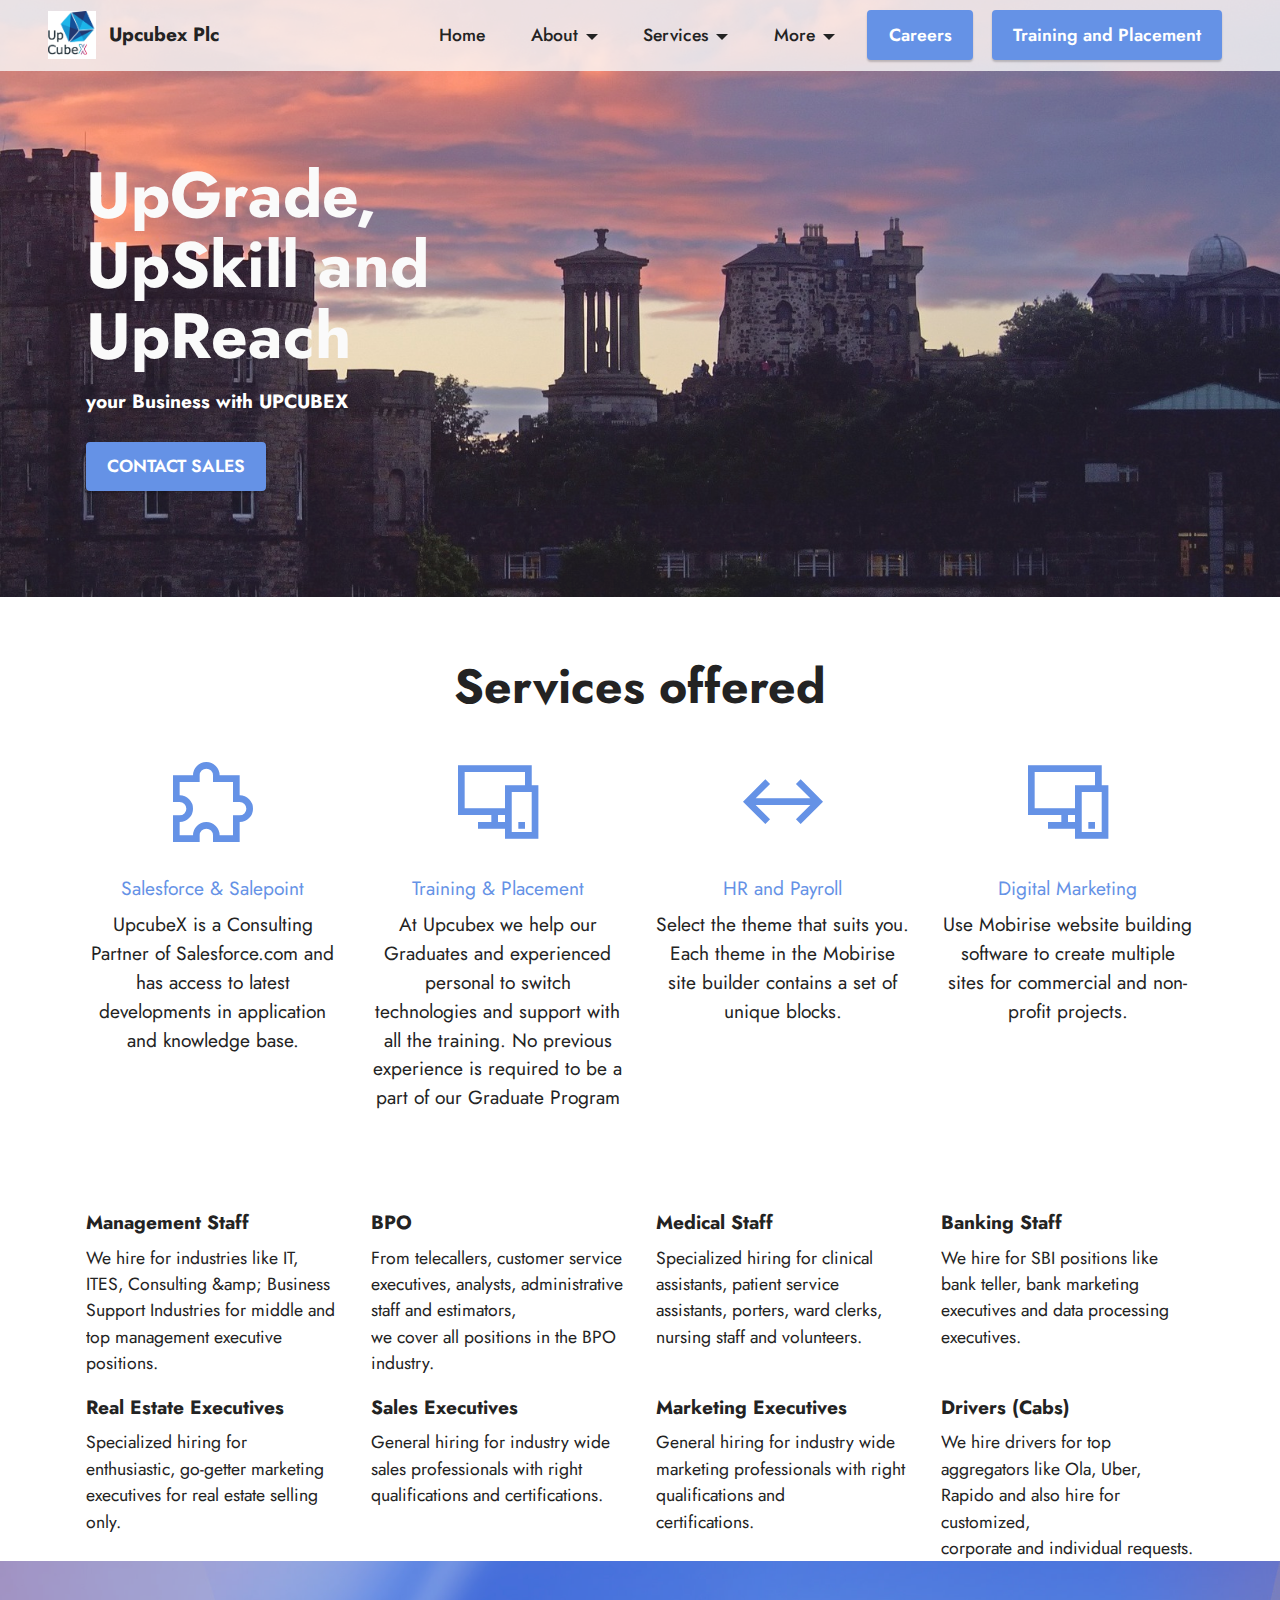
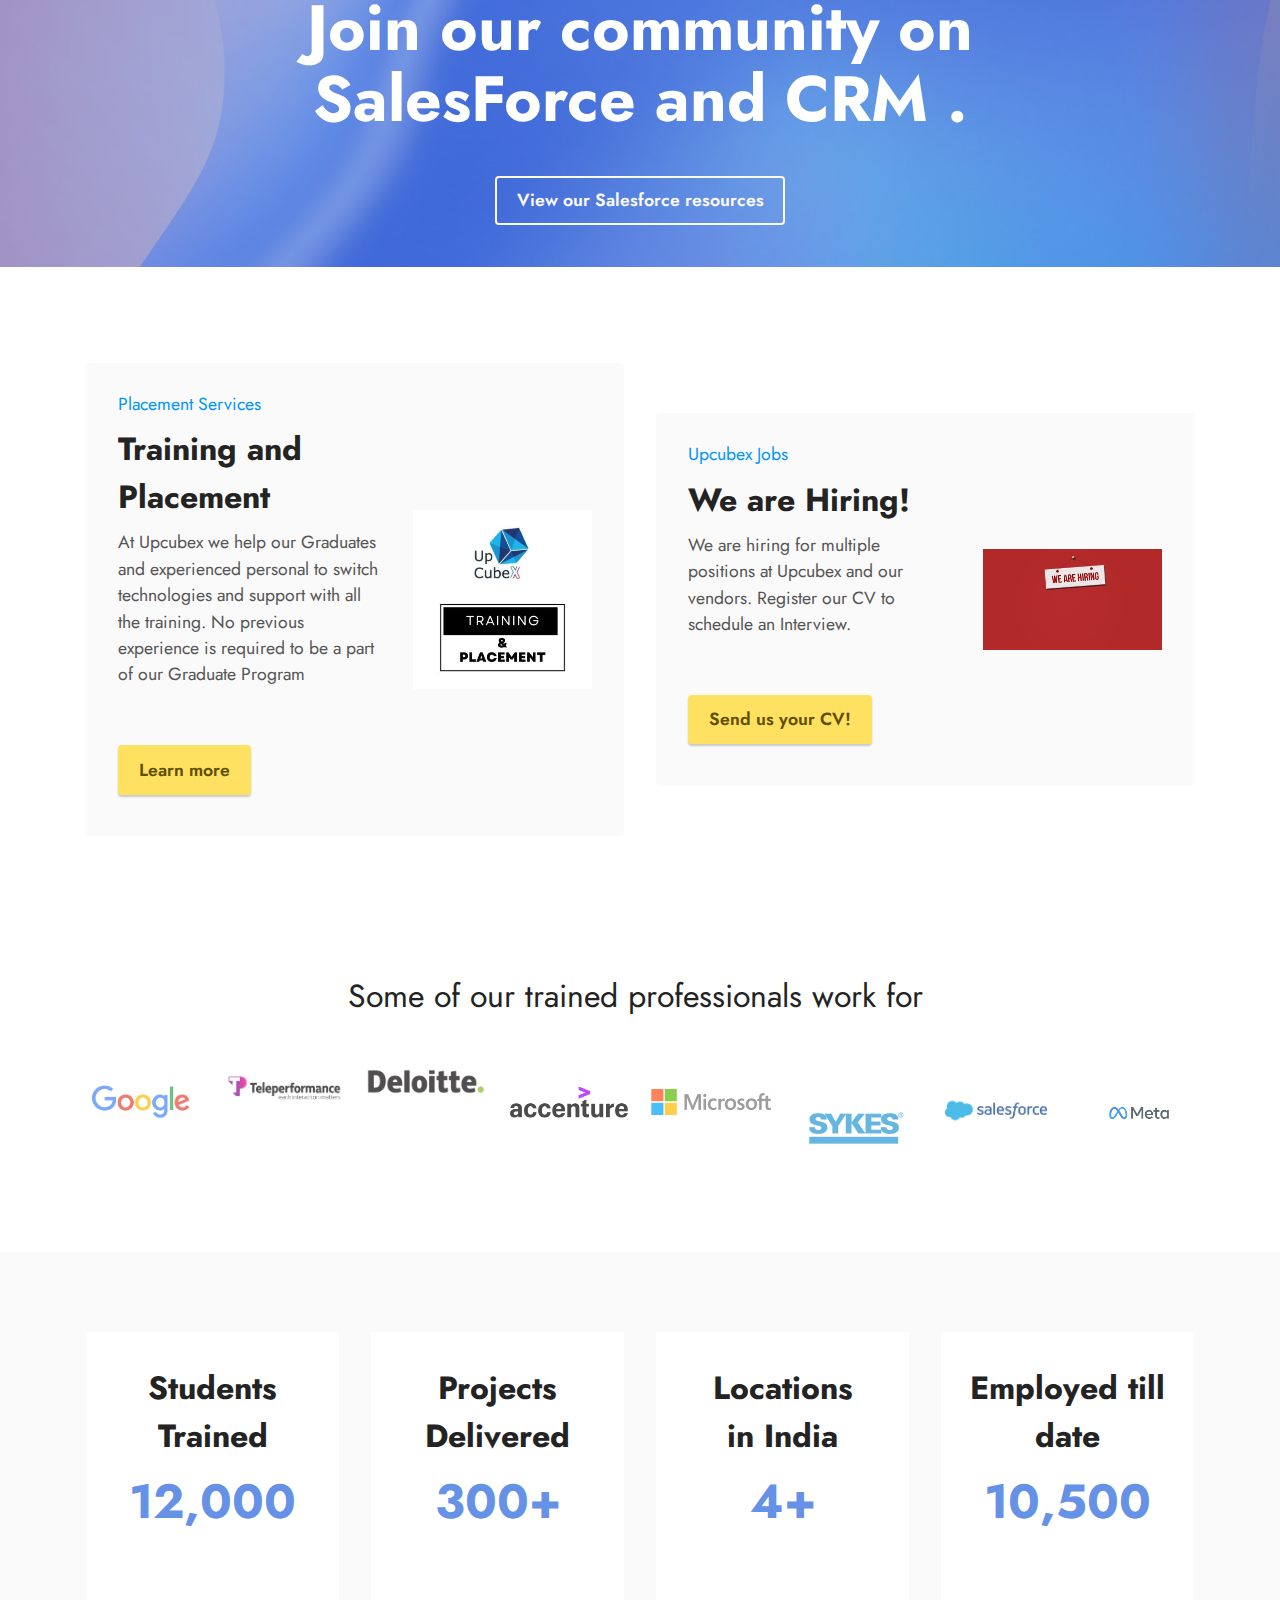
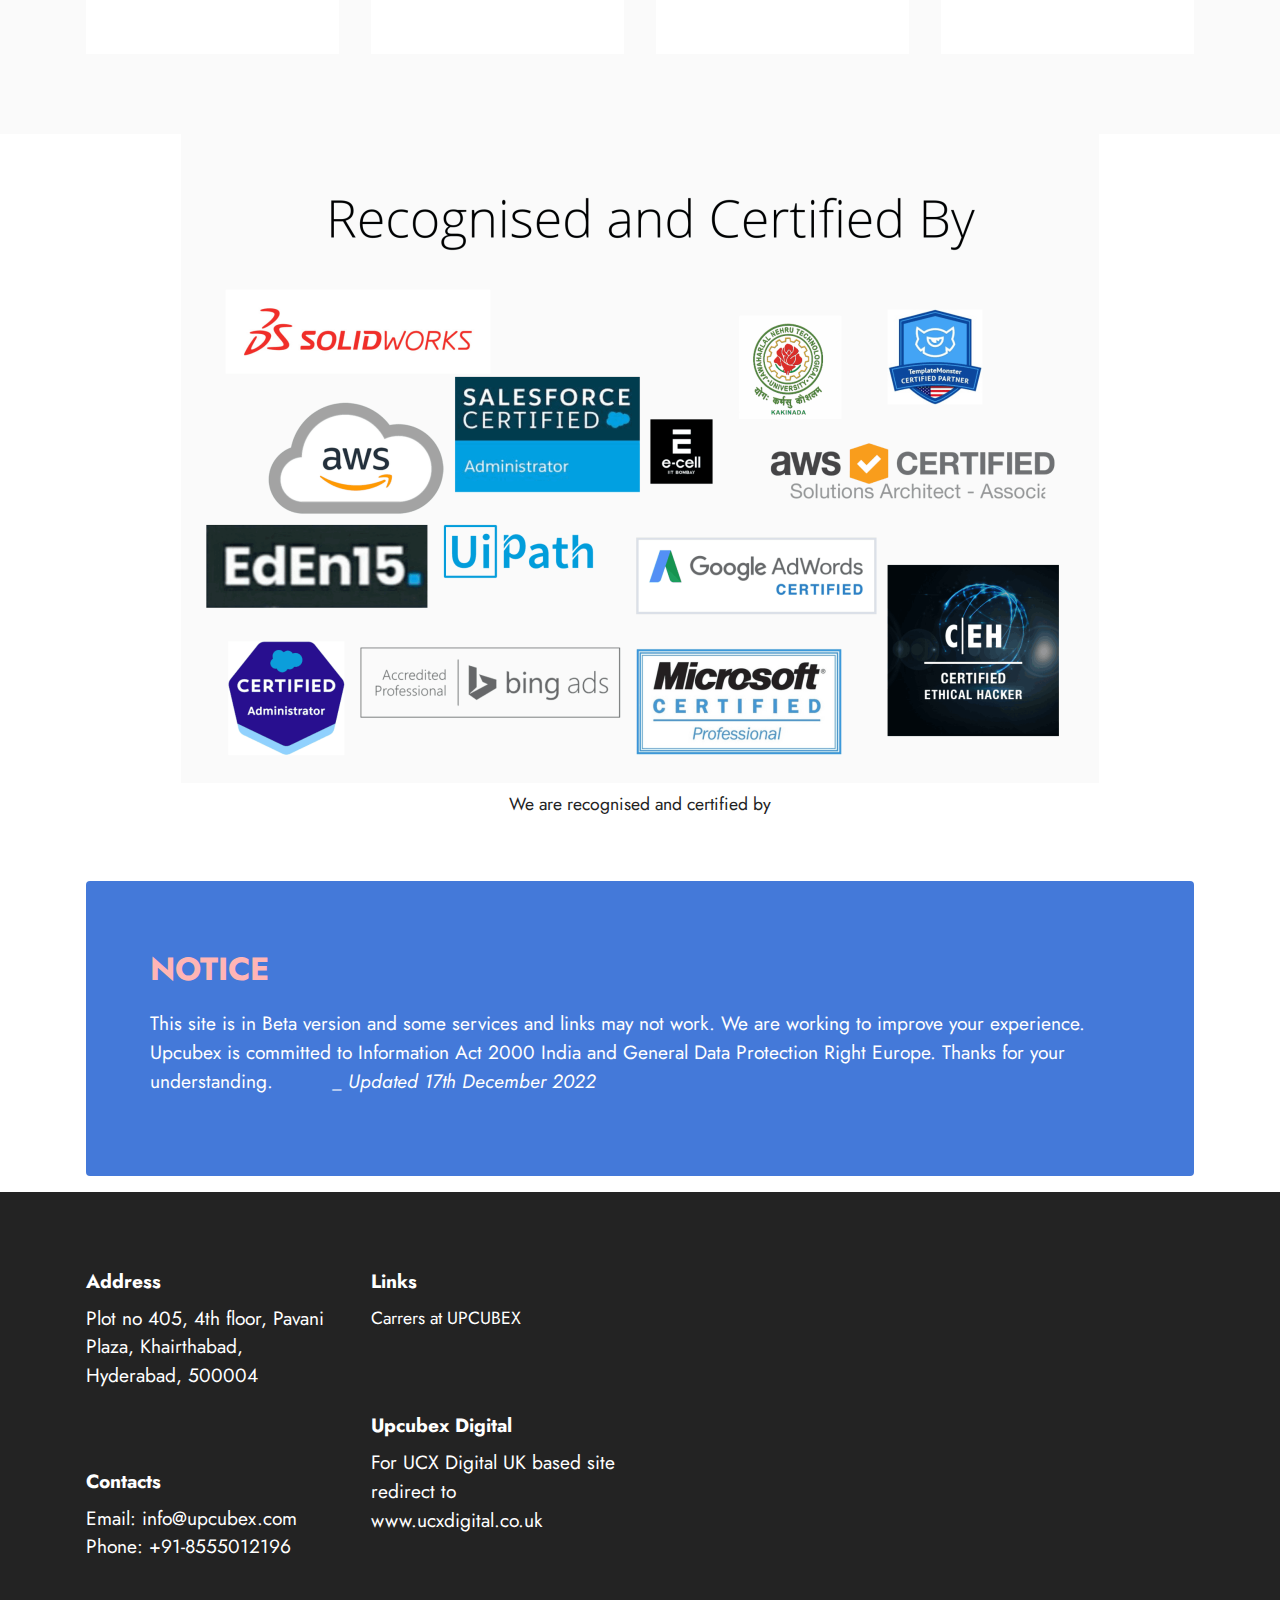
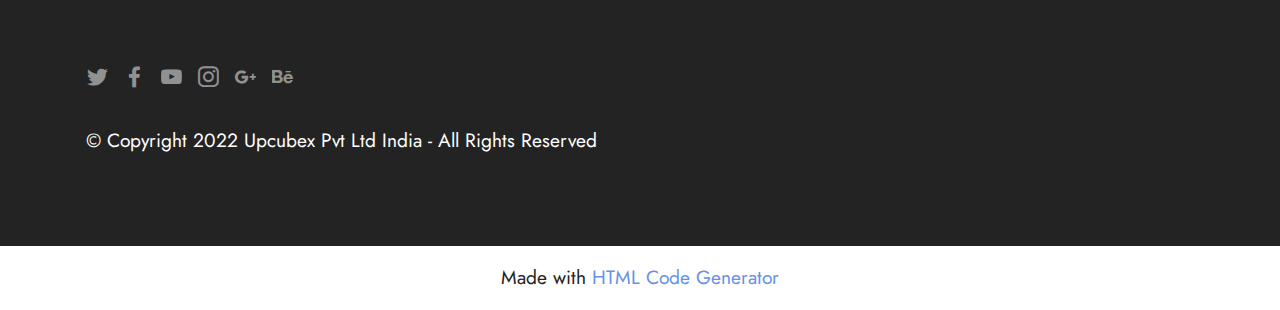
<file: index.html>
<!DOCTYPE html>
<html  >
<head>
  <!-- Site made with Mobirise Website Builder v5.7.0, https://mobirise.com -->
  <meta charset="UTF-8">
  <meta http-equiv="X-UA-Compatible" content="IE=edge">
  <meta name="generator" content="Mobirise v5.7.0, mobirise.com">
  <meta name="viewport" content="width=device-width, initial-scale=1, minimum-scale=1">
  <link rel="shortcut icon" href="assets/images/download.png" type="image/x-icon">
  <meta name="description" content="">
  
  
  <title>Home</title>
  <link rel="stylesheet" href="assets/web/assets/mobirise-icons2/mobirise2.css">
  <link rel="stylesheet" href="assets/bootstrap/css/bootstrap.min.css">
  <link rel="stylesheet" href="assets/bootstrap/css/bootstrap-grid.min.css">
  <link rel="stylesheet" href="assets/bootstrap/css/bootstrap-reboot.min.css">
  <link rel="stylesheet" href="assets/dropdown/css/style.css">
  <link rel="stylesheet" href="assets/socicon/css/styles.css">
  <link rel="stylesheet" href="assets/theme/css/style.css">
  <link rel="preload" href="https://fonts.googleapis.com/css?family=Jost:100,200,300,400,500,600,700,800,900,100i,200i,300i,400i,500i,600i,700i,800i,900i&display=swap" as="style" onload="this.onload=null;this.rel='stylesheet'">
  <noscript><link rel="stylesheet" href="https://fonts.googleapis.com/css?family=Jost:100,200,300,400,500,600,700,800,900,100i,200i,300i,400i,500i,600i,700i,800i,900i&display=swap"></noscript>
  <link rel="preload" as="style" href="assets/mobirise/css/mbr-additional.css"><link rel="stylesheet" href="assets/mobirise/css/mbr-additional.css" type="text/css">

  
  
  
</head>
<body>
  
  <section data-bs-version="5.1" class="menu menu2 cid-sFCw1qGFAI" once="menu" id="menu2-23">
    
    <nav class="navbar navbar-dropdown navbar-expand-lg">
        <div class="container-fluid">
            <div class="navbar-brand">
                <span class="navbar-logo">
                    <a href="index.html">
                        <img src="assets/images/download.png" alt="Upcubex logo" style="height: 3rem;">
                    </a>
                </span>
                <span class="navbar-caption-wrap"><a class="navbar-caption text-black text-primary display-7" href="index.html">Upcubex Plc</a></span>
            </div>
            <button class="navbar-toggler" type="button" data-toggle="collapse" data-bs-toggle="collapse" data-target="#navbarSupportedContent" data-bs-target="#navbarSupportedContent" aria-controls="navbarNavAltMarkup" aria-expanded="false" aria-label="Toggle navigation">
                <div class="hamburger">
                    <span></span>
                    <span></span>
                    <span></span>
                    <span></span>
                </div>
            </button>
            <div class="collapse navbar-collapse" id="navbarSupportedContent">
                <ul class="navbar-nav nav-dropdown" data-app-modern-menu="true"><li class="nav-item"><a class="nav-link link text-black text-primary display-4" href="index.html">Home</a></li>
                    <li class="nav-item dropdown"><a class="nav-link link text-black text-primary dropdown-toggle display-4" href="aboutus.html" data-toggle="dropdown-submenu" data-bs-toggle="dropdown" data-bs-auto-close="outside" aria-expanded="false">About</a><div class="dropdown-menu" aria-labelledby="dropdown-144"><a class="text-black text-primary dropdown-item display-4" href="aboutus.html">About us&nbsp;</a><a class="text-black text-primary dropdown-item display-4" href="contactus.html">Reaching us</a></div></li>
                    <li class="nav-item dropdown"><a class="nav-link link text-black text-primary dropdown-toggle display-4" href="index.html#content4-1q" data-toggle="dropdown-submenu" data-bs-toggle="dropdown" data-bs-auto-close="outside" aria-expanded="false">Services</a><div class="dropdown-menu" aria-labelledby="dropdown-988"><a class="text-black text-primary dropdown-item display-4" href="salesforce.html">SalesForce and SalePoint</a><a class="text-black text-primary dropdown-item display-4" href="cloudbasedsolutions.html">Cloud based Solutions</a><a class="text-black text-primary dropdown-item display-4" href="digitalmarketing.html">Digital Marketing&nbsp;</a><a class="text-black text-primary dropdown-item display-4" href="digitalmarketing.html">Digital Ads and Promotions (UK)</a><a class="text-black text-primary dropdown-item display-4" href="trainingandplacement.html">Training and Placement</a><a class="text-black text-primary show dropdown-item display-4" href="hrandpayroll.html">HR and Payroll</a><a class="text-black text-primary show dropdown-item display-4" href="agencyservices.html">Agency Services</a></div>
                    </li><li class="nav-item dropdown"><a class="nav-link link text-black text-primary dropdown-toggle display-4" href="index.html#contacts2-1r" data-toggle="dropdown-submenu" data-bs-toggle="dropdown" data-bs-auto-close="outside" aria-expanded="false">More</a><div class="dropdown-menu" aria-labelledby="dropdown-835"><a class="text-black text-primary dropdown-item display-4" href="index.html#contacts2-1r">News Room</a><a class="text-black text-primary dropdown-item display-4" href="index.html#contacts2-1r">Social Media</a><a class="text-black text-primary dropdown-item display-4" href="index.html#contacts2-1r">Documents</a><a class="text-black text-primary dropdown-item display-4" href="terms.html">Terms of use</a></div></li></ul>
                
                <div class="navbar-buttons mbr-section-btn"><a class="btn btn-primary display-4" href="index.html">Careers</a> <a class="btn btn-primary display-4" href="trainingandplacement.html">Training and Placement</a></div>
            </div>
        </div>
    </nav>
</section>

<section data-bs-version="5.1" class="header1 cid-tqHQjGOKEm" id="header1-1t">

    

    
    <div class="mbr-overlay" style="opacity: 0.1; background-color: rgb(250, 250, 250);"></div>

    <div class="container">
        <div class="row">
            <div class="col-12 col-lg-5">
                <h1 class="mbr-section-title mbr-fonts-style mb-3 display-1"><strong>UpGrade, UpSkill and UpReach&nbsp;</strong></h1>
                
                <p class="mbr-text mbr-fonts-style display-7"><strong>your Business with UPCUBEX</strong></p>
                <div class="mbr-section-btn mt-3"><a class="btn btn-primary display-4" href="contactus.html">CONTACT SALES</a></div>
            </div>
        </div>
    </div>
</section>

<section data-bs-version="5.1" class="features1 cid-tqHQk5yfF6" id="features1-1u">
    

    
    
    <div class="container">
        <div class="row">
            <div class="col-12">
                <h3 class="mbr-section-title mbr-fonts-style align-center mb-0 display-2">
                    <strong>Services offered</strong></h3>
                
            </div>
        </div>
        <div class="row">
            <div class="card col-12 col-md-6 col-lg-3">
                <div class="card-wrapper">
                    <div class="card-box align-center">
                        <div class="iconfont-wrapper">
                            <span class="mbr-iconfont mobi-mbri-extension mobi-mbri"></span>
                        </div>
                        <h5 class="card-title mbr-fonts-style display-7"><strong><a href="salesforce.html" class="text-primary">Salesforce &amp; Salepoint</a></strong></h5>
                        <p class="card-text mbr-fonts-style display-7">UpcubeX is a Consulting Partner of Salesforce.com&nbsp;and has access to latest developments in application and knowledge base.</p>
                    </div>
                </div>
            </div>
            <div class="card col-12 col-md-6 col-lg-3">
                <div class="card-wrapper">
                    <div class="card-box align-center">
                        <div class="iconfont-wrapper">
                            <span class="mbr-iconfont mobi-mbri-responsive-2 mobi-mbri"></span>
                        </div>
                        <h5 class="card-title mbr-fonts-style display-7"><strong><a href="trainingandplacement.html" class="text-primary">Training &amp; Placement</a></strong></h5>
                        <p class="card-text mbr-fonts-style display-7">At Upcubex we help our Graduates and experienced personal to switch technologies and support with all the training.&nbsp;No previous experience is required to be a part of our Graduate Program</p>
                    </div>
                </div>
            </div>
            <div class="card col-12 col-md-6 col-lg-3">
                <div class="card-wrapper">
                    <div class="card-box align-center">
                        <div class="iconfont-wrapper">
                            <span class="mbr-iconfont mobi-mbri-left-right mobi-mbri"></span>
                        </div>
                        <h5 class="card-title mbr-fonts-style display-7"><strong><a href="hrandpayroll.html" class="text-primary">HR and&nbsp;Payroll</a></strong></h5>
                        <p class="card-text mbr-fonts-style display-7">Select the theme that suits you. Each theme in the Mobirise
                            site builder contains a set of unique blocks.</p>
                    </div>
                </div>
            </div>
            <div class="card col-12 col-md-6 col-lg-3">
                <div class="card-wrapper">
                    <div class="card-box align-center">
                        <div class="iconfont-wrapper">
                            <span class="mbr-iconfont mobi-mbri-responsive-2 mobi-mbri"></span>
                        </div>
                        <h5 class="card-title mbr-fonts-style display-7"><strong><a href="digitalmarketing.html" class="text-primary">Digital Marketing</a></strong></h5>
                        <p class="card-text mbr-fonts-style display-7">Use Mobirise website building software to create multiple
                            sites for commercial and non-profit projects.</p>
                    </div>
                </div>
            </div>
        </div>
    </div>
</section>

<section data-bs-version="5.1" class="features14 cid-tqHQUE8vpf" id="features15-20">

    

    
    
    <div class="container">
        <div class="row justify-content-center">
            <div class="card col-12 col-md-6 col-lg-3">
                <div class="card-wrapper">
                    
                    <div class="card-box">
                        <h4 class="card-title mbr-fonts-style mb-2 display-7"><strong>Management Staff</strong></h4>
                        <h5 class="card-text mbr-fonts-style display-4">We hire for industries like IT, ITES, Consulting &amp;amp; Business Support Industries for middle and<div>top management executive positions.</div></h5>
                    </div>
                </div>
            </div>
            <div class="card col-12 col-md-6 col-lg-3">
                <div class="card-wrapper">
                    
                    <div class="card-box">
                        <h4 class="card-title mbr-fonts-style mb-2 display-7"><strong>BPO</strong></h4>
                        <h5 class="card-text mbr-fonts-style display-4">From telecallers, customer service executives, analysts, administrative staff and estimators,<div>we cover all positions in the BPO industry.</div></h5>
                    </div>
                </div>
            </div>
            <div class="card col-12 col-md-6 col-lg-3">
                <div class="card-wrapper">
                    
                    <div class="card-box">
                        <h4 class="card-title mbr-fonts-style mb-2 display-7"><strong>Medical Staff</strong></h4>
                        <h5 class="card-text mbr-fonts-style display-4">Specialized hiring for clinical assistants, patient service assistants, porters, ward clerks,<div>nursing staff and volunteers.</div></h5>
                    </div>

                </div>
            </div>
            <div class="card col-12 col-md-6 col-lg-3">
                <div class="card-wrapper">
                    
                    <div class="card-box">
                        <h4 class="card-title mbr-fonts-style mb-2 display-7"><strong>Banking Staff</strong></h4>
                        <h5 class="card-text mbr-fonts-style display-4">We hire for SBI positions like bank teller, bank marketing executives and data processing<div>executives.</div></h5>
                    </div>
                </div>
            </div>
        </div>
    </div>
</section>

<section data-bs-version="5.1" class="features14 cid-tqHRmoybcS" id="features15-21">

    

    
    
    <div class="container">
        <div class="row justify-content-center">
            <div class="card col-12 col-md-6 col-lg-3">
                <div class="card-wrapper">
                    
                    <div class="card-box">
                        <h4 class="card-title mbr-fonts-style mb-2 display-7"><strong>Real Estate Executives</strong></h4>
                        <h5 class="card-text mbr-fonts-style display-4">Specialized hiring for enthusiastic, go-getter marketing executives for real estate selling only.</h5>
                    </div>
                </div>
            </div>
            <div class="card col-12 col-md-6 col-lg-3">
                <div class="card-wrapper">
                    
                    <div class="card-box">
                        <h4 class="card-title mbr-fonts-style mb-2 display-7"><strong>Sales Executives</strong></h4>
                        <h5 class="card-text mbr-fonts-style display-4">General hiring for industry wide sales professionals with right qualifications and certifications.</h5>
                    </div>
                </div>
            </div>
            <div class="card col-12 col-md-6 col-lg-3">
                <div class="card-wrapper">
                    
                    <div class="card-box">
                        <h4 class="card-title mbr-fonts-style mb-2 display-7"><strong>Marketing Executives</strong></h4>
                        <h5 class="card-text mbr-fonts-style display-4">General hiring for industry wide marketing professionals with right qualifications and<div>certifications.</div></h5>
                    </div>

                </div>
            </div>
            <div class="card col-12 col-md-6 col-lg-3">
                <div class="card-wrapper">
                    
                    <div class="card-box">
                        <h4 class="card-title mbr-fonts-style mb-2 display-7"><strong>Drivers (Cabs)</strong></h4>
                        <h5 class="card-text mbr-fonts-style display-4">We hire drivers for top aggregators like Ola, Uber, Rapido and also hire for customized,<div>corporate and individual requests.</div></h5>
                    </div>
                </div>
            </div>
        </div>
    </div>
</section>

<section data-bs-version="5.1" class="info1 cid-tqHQxp5Sez" id="info1-1z">
    

    
    <div class="mbr-overlay" style="opacity: 0.5; background-color: rgb(68, 121, 217);"></div>
    <div class="align-center container">
        <div class="row justify-content-center">
            <div class="col-12 col-lg-8">
                <h3 class="mbr-section-title mb-4 mbr-fonts-style display-1">
                    <strong>Join our community on SalesForce and CRM .</strong>
                </h3>
                
                <div class="mbr-section-btn"><a class="btn btn-white-outline display-4" href="salesforce.html">View our Salesforce resources</a></div>
            </div>
        </div>
    </div>
</section>

<section data-bs-version="5.1" class="features4 cid-tqHQkRmvFg" id="features5-1v">

    

    
    
    <div class="container">
        <div class="row">
            <div class="col-12 col-lg-6">
                <div class="card-wrapper">
                    <div class="row">
                        <div class="col-12 col-md-7">
                            <div class="text-wrapper">
                                <h6 class="card-subtitle mbr-fonts-style mb-2 display-4">
                                    Placement Services&nbsp;</h6>
                                <h5 class="card-title mbr-fonts-style display-5">
                                    <strong>Training and Placement&nbsp;</strong></h5>
                                <p class="mbr-text mbr-fonts-style mb-5 display-4">At Upcubex we help our Graduates and experienced personal to switch technologies and support with all the training. No previous experience is required to be a part of our Graduate Program</p>
                                <div class="mbr-section-btn"><a href="trainingandplacement.html" class="btn btn-warning display-4">Learn more</a></div>
                            </div>
                        </div>
                        <div class="col-12 col-md-5">
                            <div class="img-wrapper">
                                <img src="assets/images/training-357x357.jpg" alt="Upcubex training and placement">
                            </div>
                        </div>
                    </div>
                </div>
            </div>
            <div class="col-12 col-lg-6">
                <div class="card-wrapper">
                    <div class="row">
                        <div class="col-12 col-md-7">
                            <div class="text-wrapper">
                                <h6 class="card-subtitle mbr-fonts-style mb-2 display-4">
                                    Upcubex Jobs</h6>
                                <h5 class="card-title mbr-fonts-style display-5">
                                    <strong>We are Hiring!&nbsp;</strong></h5>
                                <p class="mbr-text mbr-fonts-style mb-5 display-4">We are hiring for multiple positions at Upcubex and our vendors. Register our CV to schedule an Interview.&nbsp;</p>
                                <div class="mbr-section-btn"><a href="https://form.jotform.com/223545917196364" class="btn btn-warning display-4" target="_blank">Send us your CV!</a></div>
                            </div>
                        </div>
                        <div class="col-12 col-md-5">
                            <div class="img-wrapper">
                                <img src="assets/images/mbr-357x201.jpg" alt="we are hiring at upcubex">
                            </div>
                        </div>
                    </div>
                </div>
            </div>
        </div>
    </div>
</section>

<section data-bs-version="5.1" class="clients1 cid-tqHQoYWBlS" id="clients1-1w">
    
    <div class="images-container container">
        <div class="mbr-section-head">
            
            <h4 class="mbr-section-subtitle mbr-fonts-style align-center mb-0 mt-2 display-5">Some of our trained professionals work for&nbsp;</h4>
            
        </div>
        <div class="row justify-content-center mt-4">
            <div class="col-md-3 card">
                <img src="assets/images/download-2.png" alt="Google Logo">
            </div>
            <div class="col-md-3 card">
                <img src="assets/images/1-0zodqbeoao-koy4ips5vwg.jpeg" alt="Upcubex trained professionals placed into">
            </div>
            <div class="col-md-3 card">
                <img src="assets/images/1200px-deloitte.svg.png" alt="Upcubex trained professionals placed into">
            </div>
            <div class="col-md-3 card">
                <img src="assets/images/accenture-logo.png" alt="Upcubex trained professionals placed into">
            </div>
            <div class="col-md-3 card">
                <img src="assets/images/microsoft-logo.png" alt="Upcubex trained professionals placed into">
            </div>
            <div class="col-md-3 card">
                <img src="assets/images/5b6445f98d0481016bc7ffdc08f97554.jpeg" alt="Upcubex trained professionals placed into">
            </div>
            <div class="col-md-3 card">
                <img src="assets/images/download-1.png" alt="Upcubex trained professionals placed into">
            </div>
            <div class="col-md-3 card">
                <img src="assets/images/meta-logo.jpeg" alt="Upcubex trained professionals placed into">
            </div>
        </div>
    </div>
</section>

<section data-bs-version="5.1" class="pricing2 cid-tqHUj0MqKE" id="pricing2-29">
    

    
    
    <div class="container">
        <div class="row justify-content-center">
            <div class="col-12 col-md-6 align-center col-lg-3">
                <div class="plan">
                    <div class="plan-header">
                        <h6 class="plan-title mbr-fonts-style mb-3 display-5">
                            <strong>Students Trained</strong></h6>
                        <div class="plan-price">
                            <p class="price mbr-fonts-style m-0 display-2"><strong>12,000</strong></p>
                            <p class="price-term mbr-fonts-style mb-3 display-7"></p>
                        </div>
                    </div>
                    <div class="plan-body">
                        <div class="plan-list mb-4">
                            <ul class="list-group mbr-fonts-style list-group-flush display-7">
                                <li class="list-group-item"><br></li>
                            </ul>
                        </div>
                        
                    </div>
                </div>
            </div>
            <div class="col-12 col-md-6 align-center col-lg-3">
                <div class="plan">
                    <div class="plan-header">
                        <h6 class="plan-title mbr-fonts-style mb-3 display-5">
                            <strong>Projects Delivered</strong></h6>
                        <div class="plan-price">
                            <p class="price mbr-fonts-style m-0 display-2"><strong>300+</strong></p>
                            <p class="price-term mbr-fonts-style mb-3 display-7"></p>
                        </div>
                    </div>
                    <div class="plan-body">
                        <div class="plan-list mb-4">
                            <ul class="list-group mbr-fonts-style list-group-flush display-7">
                                <li class="list-group-item"><br></li>
                            </ul>
                        </div>
                        
                    </div>
                </div>
            </div>
            <div class="col-12 col-md-6 align-center col-lg-3">
                <div class="plan">
                    <div class="plan-header">
                        <h6 class="plan-title mbr-fonts-style mb-3 display-5"><strong>Locations<br>in India</strong></h6>
                        <div class="plan-price">
                            <p class="price mbr-fonts-style m-0 display-2"><strong>4+</strong></p>
                            <p class="price-term mbr-fonts-style mb-3 display-7"></p>
                        </div>
                    </div>
                    <div class="plan-body">
                        <div class="plan-list mb-4">
                            <ul class="list-group mbr-fonts-style list-group-flush display-7">
                                <li class="list-group-item"><br></li>
                            </ul>
                        </div>
                        
                    </div>
                </div>
            </div>
            <div class="col-12 col-md-6 align-center col-lg-3">
                <div class="plan">
                    <div class="plan-header">
                        <h6 class="plan-title mbr-fonts-style mb-3 display-5">
                            <strong>Employed till date</strong></h6>
                        <div class="plan-price">
                            <p class="price mbr-fonts-style m-0 display-2"><strong>10,500</strong></p>
                            <p class="price-term mbr-fonts-style mb-3 display-7"></p>
                        </div>
                    </div>
                    <div class="plan-body">
                        <div class="plan-list mb-4">
                            <ul class="list-group mbr-fonts-style list-group-flush display-7">
                                <li class="list-group-item"><br></li>
                            </ul>
                        </div>
                        
                    </div>
                </div>
            </div>
        </div>
    </div>
</section>

<section data-bs-version="5.1" class="image3 cid-tqHQqaLZQY" id="image3-1x">
    

    
    

    <div class="container">
        <div class="row justify-content-center">
            <div class="col-12 col-lg-10">
                <div class="image-wrapper">
                    <img src="assets/images/recognised-and-certified-by-1836x1298.png" alt="Upcubex">
                    <p class="mbr-description mbr-fonts-style mt-2 align-center display-4">
                        We are recognised and certified by</p>
                </div>
            </div>
        </div>
    </div>
</section>

<section data-bs-version="5.1" class="content15 cid-tqHQqUpIFB" id="content15-1y">

    

    
    
    <div class="container">
        <div class="row justify-content-center">
            <div class="card col-md-12 col-lg-12">
                <div class="card-wrapper">
                    <div class="card-box align-left">
                        <h4 class="card-title mbr-fonts-style mbr-white mb-3 display-5">
                            <strong>NOTICE&nbsp;</strong></h4>
                        <p class="mbr-text mbr-fonts-style display-7">This site is in Beta version and some services and links may not work. We are working to improve your experience. Upcubex is committed to Information Act 2000 India and General Data Protection Right Europe. Thanks for your understanding.&nbsp; &nbsp; &nbsp; &nbsp; &nbsp; <em>_ Updated 17th December 2022</em></p>
                        
                    </div>
                </div>
            </div>
        </div>
    </div>
</section>

<section data-bs-version="5.1" class="footer6 cid-tqfe29AboO" once="footers" id="footer6-i">

    

    

    <div class="container">
        <div class="row content mbr-white">
            <div class="col-12 col-md-3 mbr-fonts-style display-7">
                <h5 class="mbr-section-subtitle mbr-fonts-style mb-2 display-7">
                    <strong>Address</strong>
                </h5>
                <p class="mbr-text mbr-fonts-style display-7">Plot no 405,  4th floor, Pavani Plaza, Khairthabad, Hyderabad, 500004</p> <br>
                <h5 class="mbr-section-subtitle mbr-fonts-style mb-2 mt-4 display-7">
                    <strong>Contacts</strong>
                </h5>
                <p class="mbr-text mbr-fonts-style mb-4 display-7">
                    Email: info@upcubex.com<br>
                    Phone: +91-8555012196<br><br></p>
            </div>
            <div class="col-12 col-md-3 mbr-fonts-style display-7">
                <h5 class="mbr-section-subtitle mbr-fonts-style mb-2 display-7">
                    <strong>Links</strong>
                </h5>
                <ul class="list mbr-fonts-style mb-4 display-4">
                    <li class="mbr-text item-wrap">Carrers at UPCUBEX</li>
                    <li class="mbr-text item-wrap"><br></li>
                </ul>
                <h5 class="mbr-section-subtitle mbr-fonts-style mb-2 mt-5 display-7">
                    <strong>Upcubex Digital</strong></h5>
                <p class="mbr-text mbr-fonts-style mb-4 display-7">
                    For UCX Digital UK based site redirect to&nbsp; www.ucxdigital.co.uk</p>
            </div>
            <div class="col-12 col-md-6">
                <div class="google-map"><iframe frameborder="0" style="border:0" src="https://www.google.com/maps/embed/v1/place?key=AIzaSyDk89J4FSunMF33ruMVWJaJht_Ro0kvoXs&amp;q=350 5th Ave, New York, NY 10118" allowfullscreen=""></iframe></div>
            </div>
            <div class="col-md-6">
                <div class="social-list align-left">
                    <div class="soc-item">
                        <a href="https://twitter.com/mobirise" target="_blank">
                            <span class="socicon-twitter socicon mbr-iconfont mbr-iconfont-social"></span>
                        </a>
                    </div>
                    <div class="soc-item">
                        <a href="https://www.facebook.com/pages/Mobirise/1616226671953247" target="_blank">
                            <span class="socicon-facebook socicon mbr-iconfont mbr-iconfont-social"></span>
                        </a>
                    </div>
                    <div class="soc-item">
                        <a href="https://www.youtube.com/c/mobirise" target="_blank">
                            <span class="socicon-youtube socicon mbr-iconfont mbr-iconfont-social"></span>
                        </a>
                    </div>
                    <div class="soc-item">
                        <a href="https://instagram.com/mobirise" target="_blank">
                            <span class="socicon-instagram socicon mbr-iconfont mbr-iconfont-social"></span>
                        </a>
                    </div>
                    <div class="soc-item">
                        <a href="https://plus.google.com/u/0/+Mobirise" target="_blank">
                            <span class="socicon-googleplus socicon mbr-iconfont mbr-iconfont-social"></span>
                        </a>
                    </div>
                    <div class="soc-item">
                        <a href="https://www.behance.net/Mobirise" target="_blank">
                            <span class="socicon-behance socicon mbr-iconfont mbr-iconfont-social"></span>
                        </a>
                    </div>
                </div>
            </div>
        </div>
        <div class="footer-lower">
            <div class="media-container-row">
                <div class="col-sm-12">
                    <hr>
                </div>
            </div>
            <div class="col-sm-12 copyright pl-0">
                <p class="mbr-text mbr-fonts-style mbr-white display-7">
                    © Copyright 2022 Upcubex Pvt Ltd India - All Rights Reserved
                </p>
            </div>
        </div>
    </div>
</section><section class="display-7" style="padding: 0;align-items: center;justify-content: center;flex-wrap: wrap;    align-content: center;display: flex;position: relative;height: 4rem;"><a href="https://mobiri.se/143371" style="flex: 1 1;height: 4rem;position: absolute;width: 100%;z-index: 1;"><img alt="" style="height: 4rem;" src="[data-uri]"></a><p style="margin: 0;text-align: center;" class="display-7">Made with  &#8204;</p><a style="z-index:1" href="https://mobirise.com/builder/landing-page-builder.html">HTML Code Generator</a></section><script src="assets/bootstrap/js/bootstrap.bundle.min.js"></script>  <script src="assets/smoothscroll/smooth-scroll.js"></script>  <script src="assets/ytplayer/index.js"></script>  <script src="assets/dropdown/js/navbar-dropdown.js"></script>  <script src="assets/theme/js/script.js"></script>  
  
  
</body>
</html>
</file>
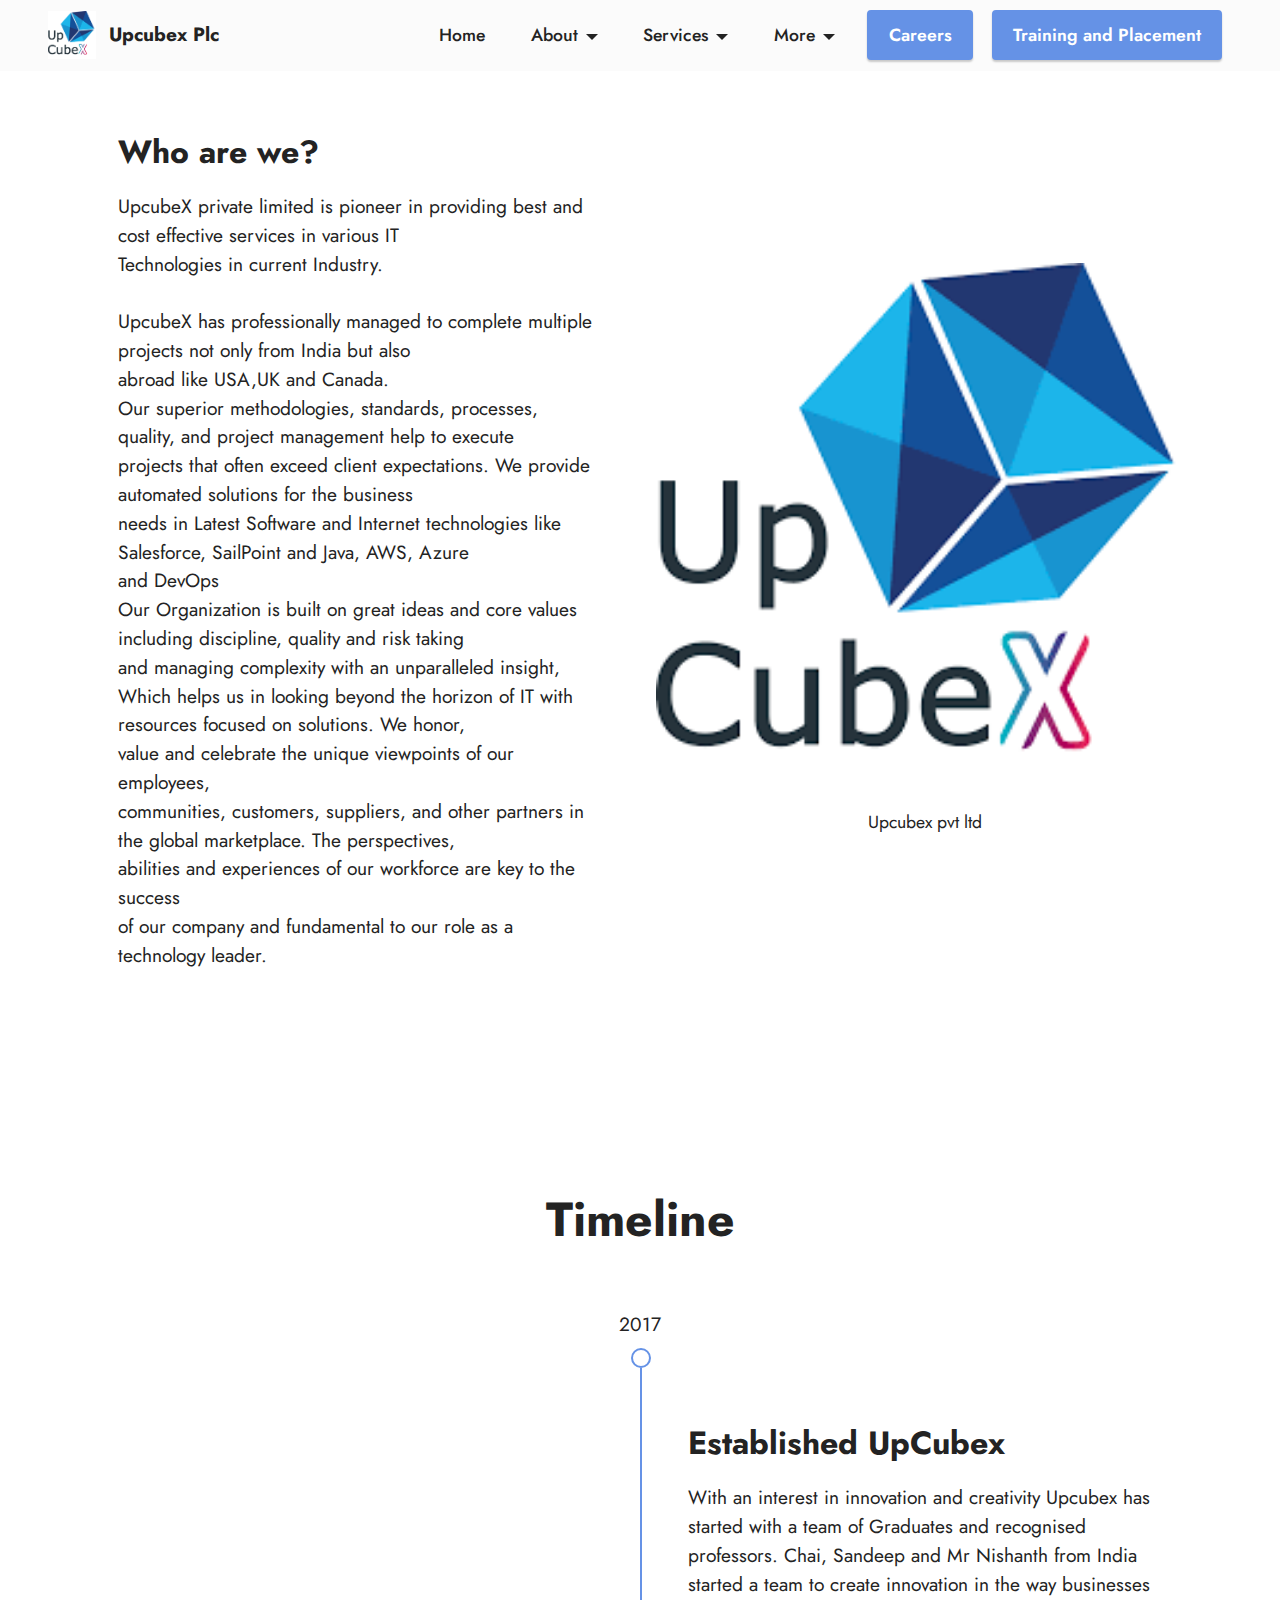
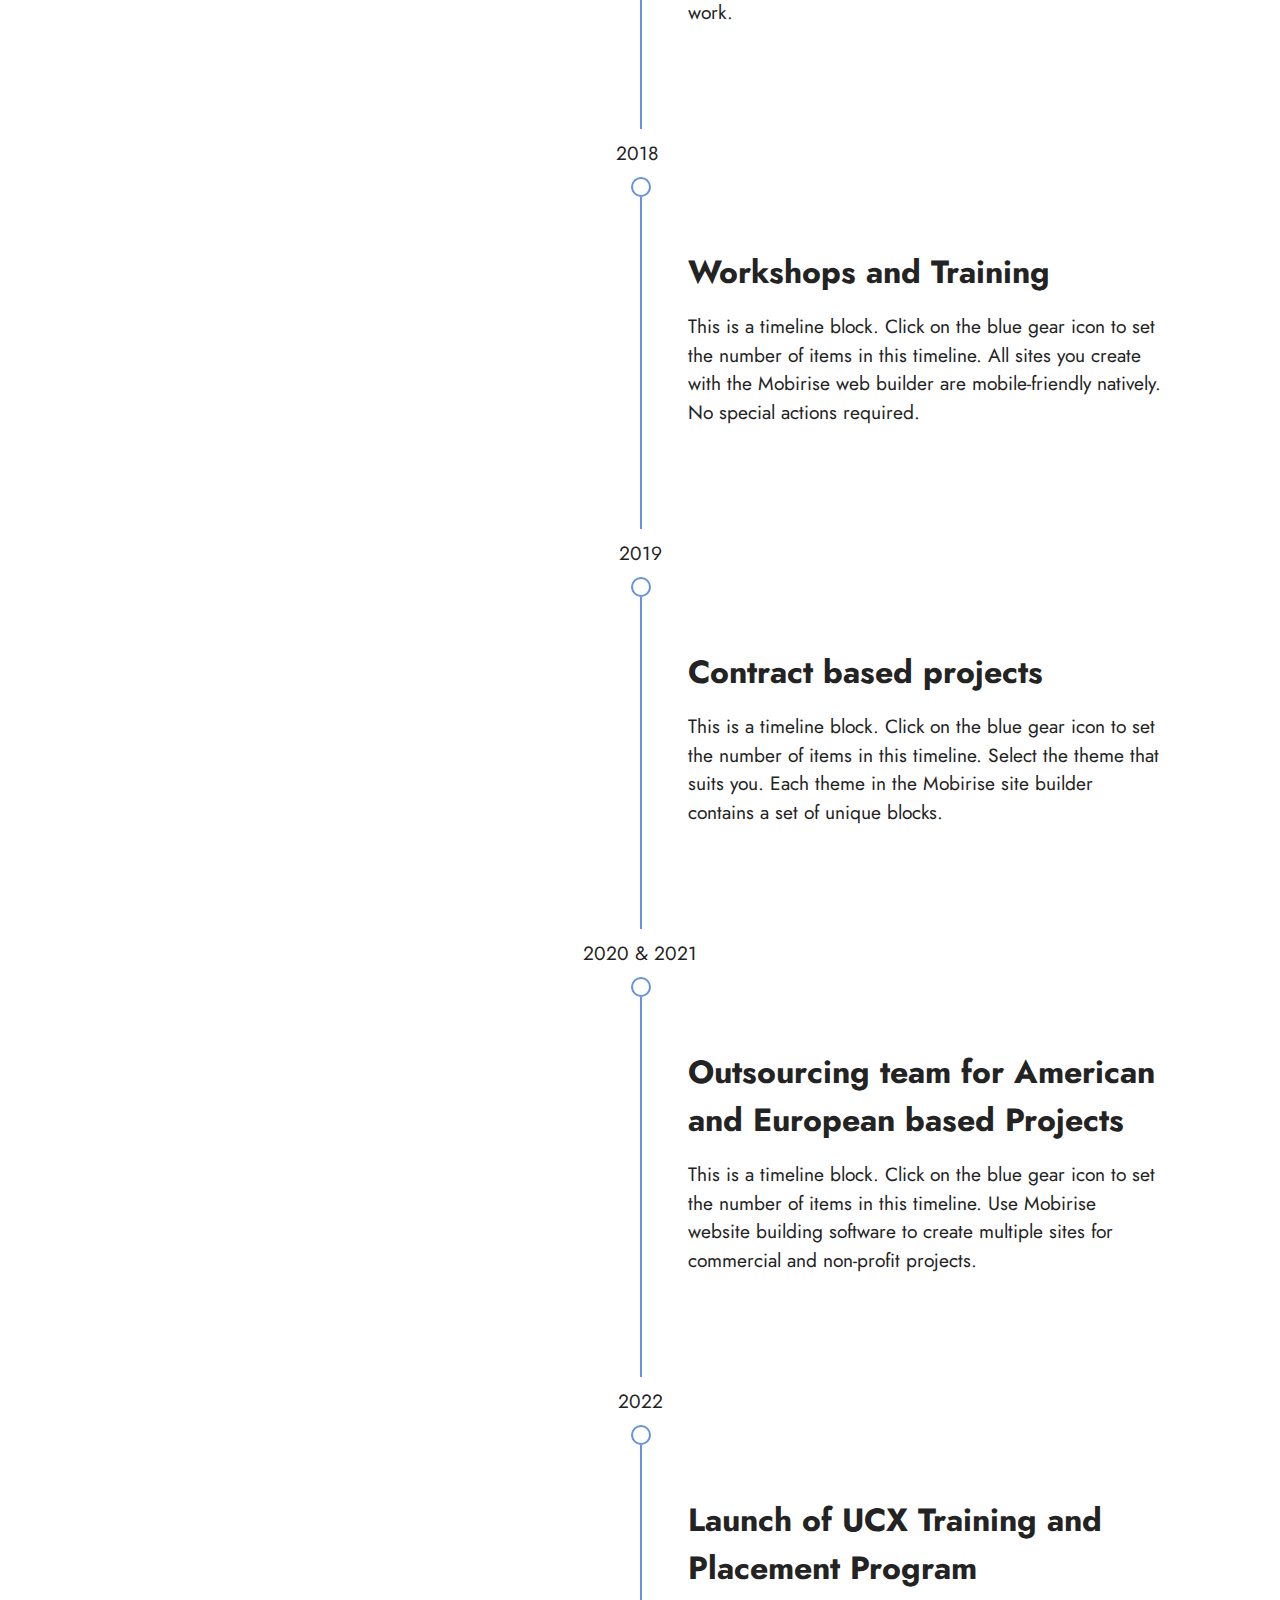
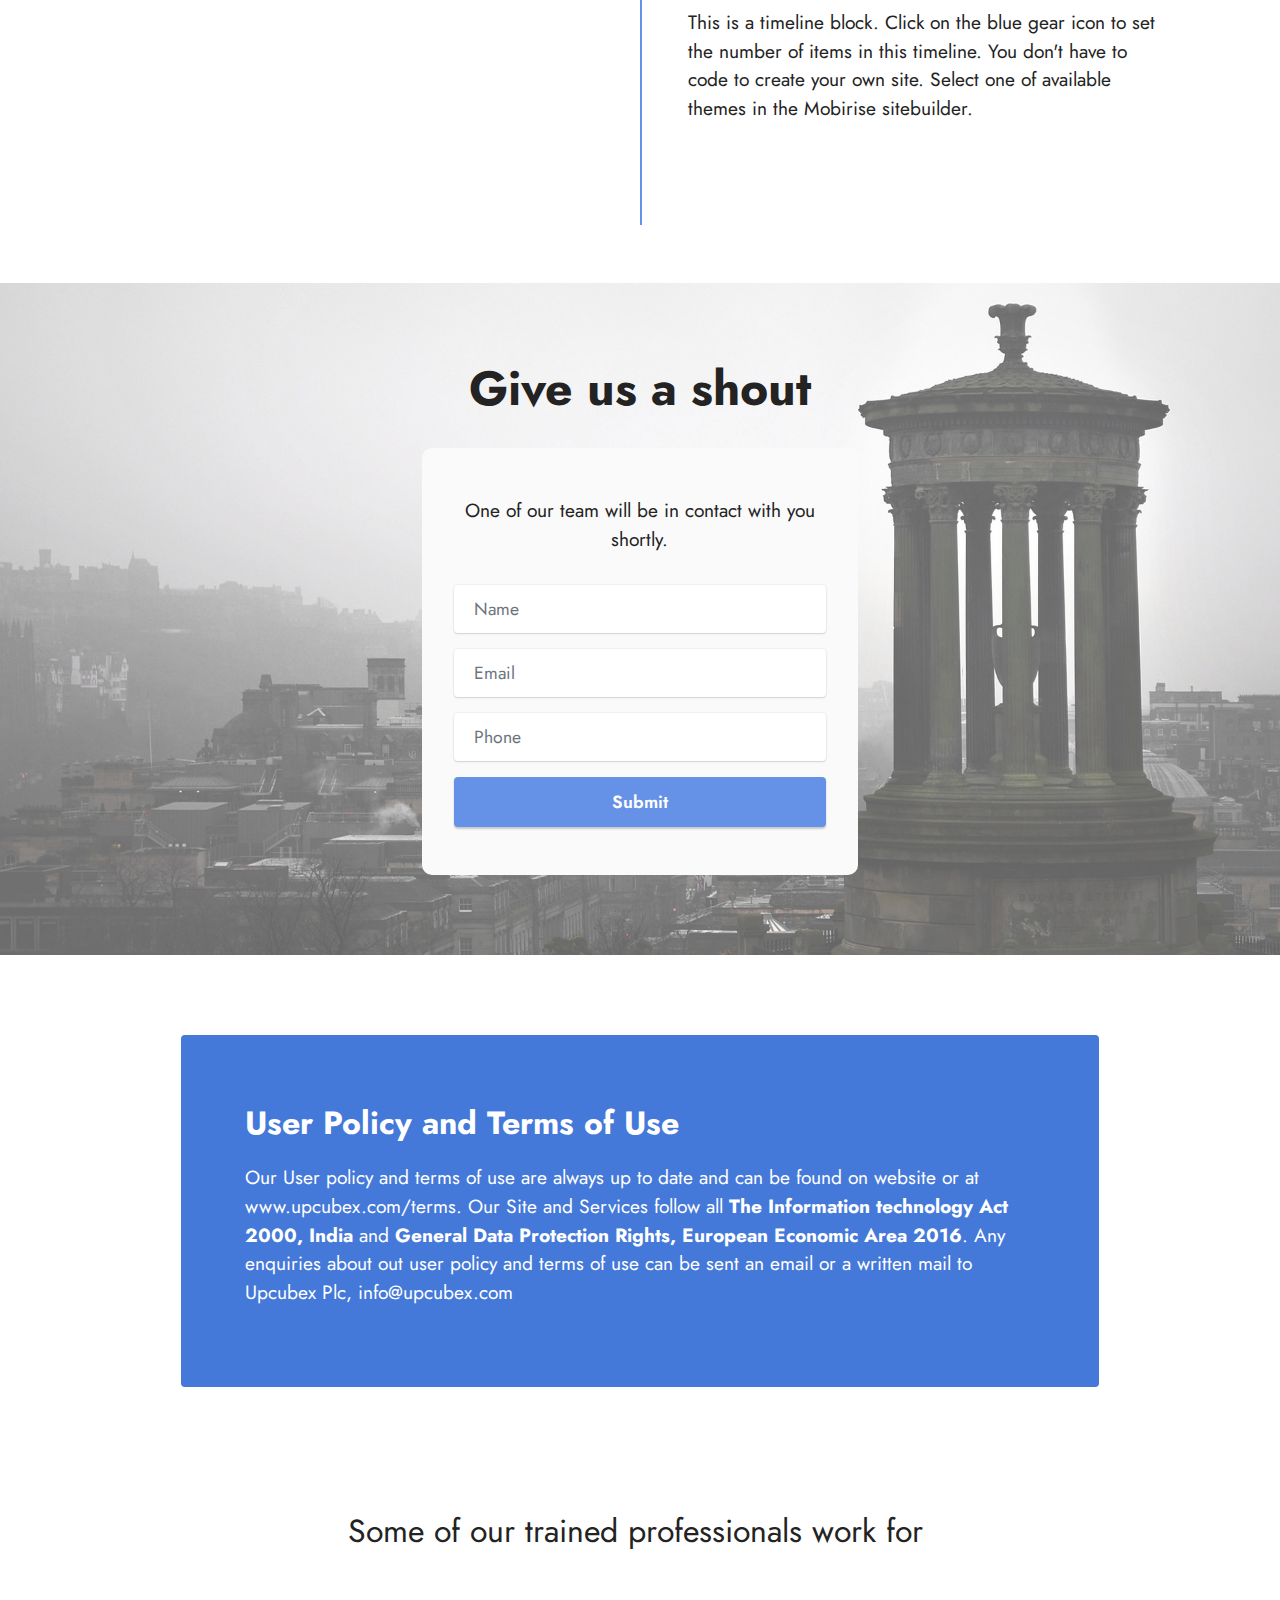
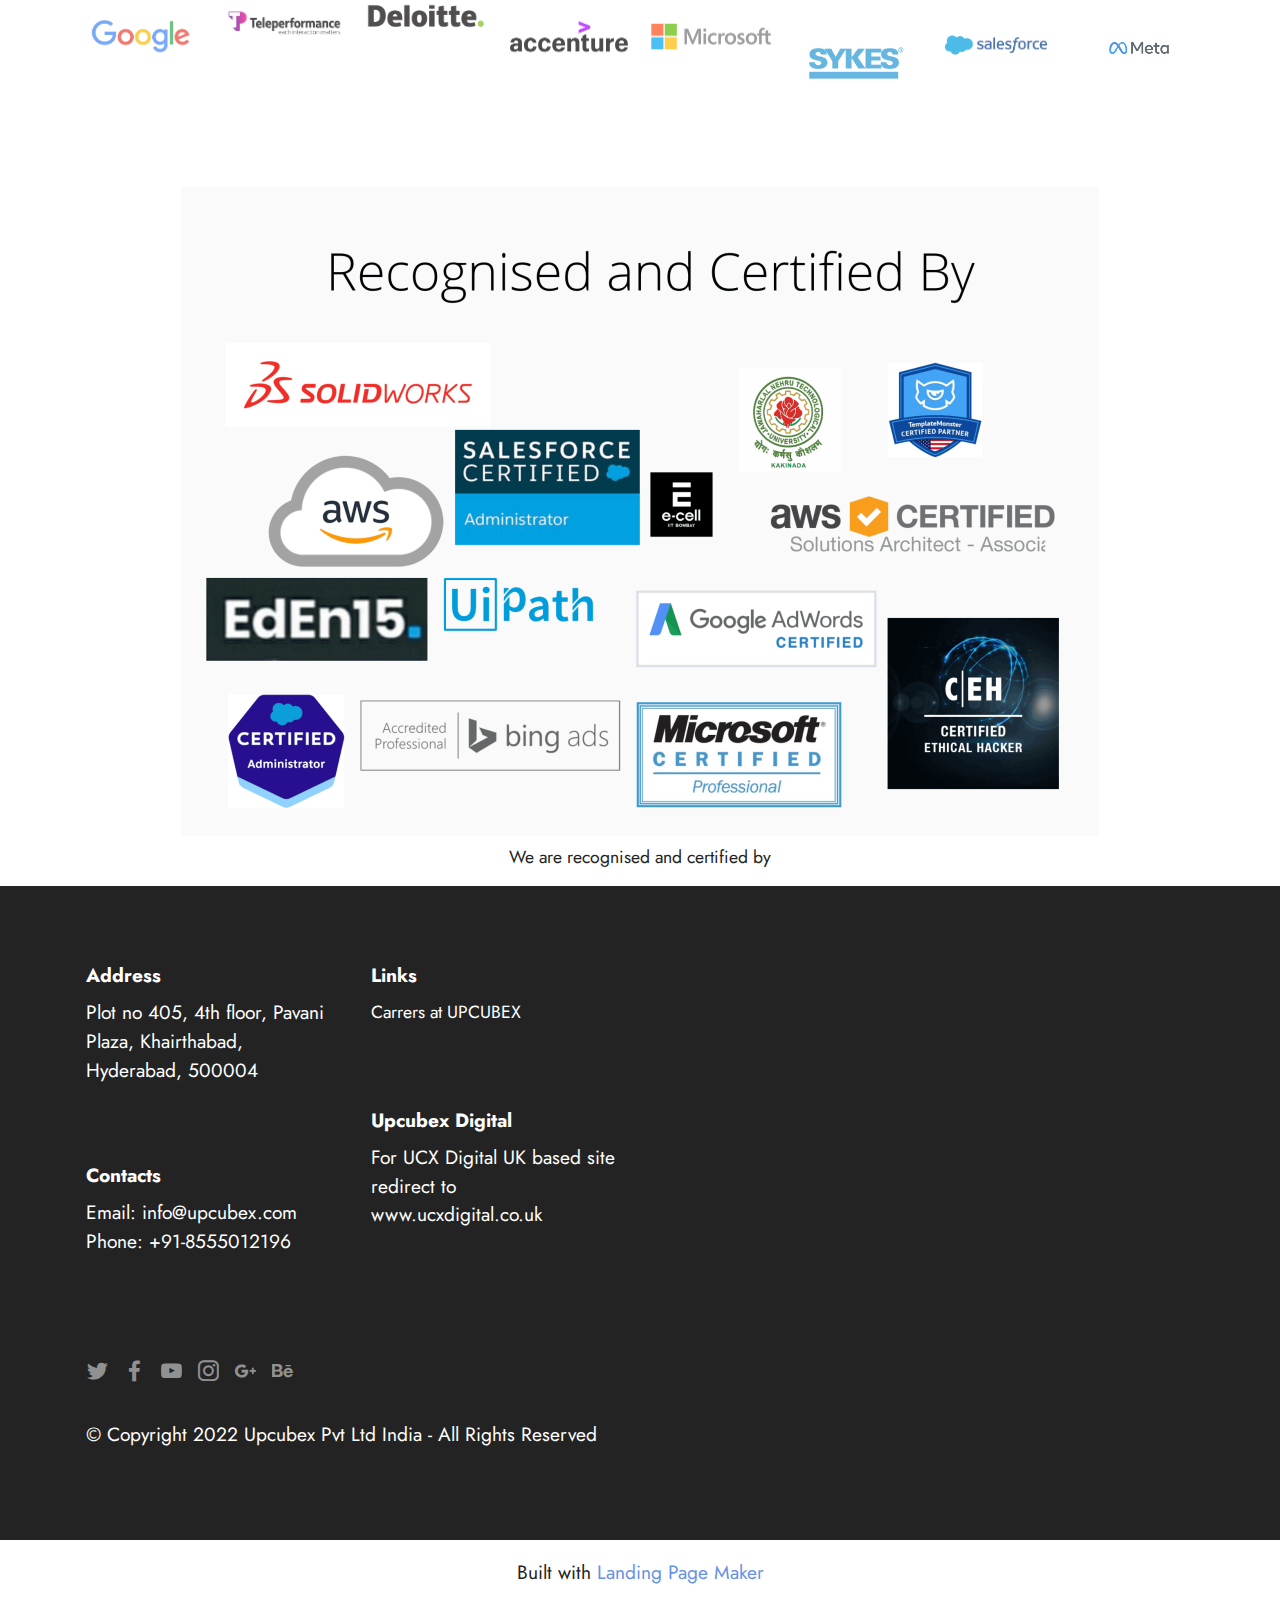
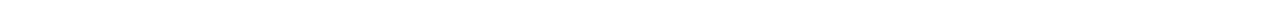
<file: aboutus.html>
<!DOCTYPE html>
<html  >
<head>
  <!-- Site made with Mobirise Website Builder v5.7.0, https://mobirise.com -->
  <meta charset="UTF-8">
  <meta http-equiv="X-UA-Compatible" content="IE=edge">
  <meta name="generator" content="Mobirise v5.7.0, mobirise.com">
  <meta name="viewport" content="width=device-width, initial-scale=1, minimum-scale=1">
  <link rel="shortcut icon" href="assets/images/download.png" type="image/x-icon">
  <meta name="description" content="About Upcubex pvt ltd">
  
  
  <title>About us</title>
  <link rel="stylesheet" href="assets/bootstrap/css/bootstrap.min.css">
  <link rel="stylesheet" href="assets/bootstrap/css/bootstrap-grid.min.css">
  <link rel="stylesheet" href="assets/bootstrap/css/bootstrap-reboot.min.css">
  <link rel="stylesheet" href="assets/dropdown/css/style.css">
  <link rel="stylesheet" href="assets/socicon/css/styles.css">
  <link rel="stylesheet" href="assets/theme/css/style.css">
  <link rel="preload" href="https://fonts.googleapis.com/css?family=Jost:100,200,300,400,500,600,700,800,900,100i,200i,300i,400i,500i,600i,700i,800i,900i&display=swap" as="style" onload="this.onload=null;this.rel='stylesheet'">
  <noscript><link rel="stylesheet" href="https://fonts.googleapis.com/css?family=Jost:100,200,300,400,500,600,700,800,900,100i,200i,300i,400i,500i,600i,700i,800i,900i&display=swap"></noscript>
  <link rel="preload" as="style" href="assets/mobirise/css/mbr-additional.css"><link rel="stylesheet" href="assets/mobirise/css/mbr-additional.css" type="text/css">

  
  
  
</head>
<body>
  
  <section data-bs-version="5.1" class="menu menu2 cid-sFCw1qGFAI" once="menu" id="menu2-0">
    
    <nav class="navbar navbar-dropdown navbar-expand-lg">
        <div class="container-fluid">
            <div class="navbar-brand">
                <span class="navbar-logo">
                    <a href="index.html">
                        <img src="assets/images/download.png" alt="Upcubex logo" style="height: 3rem;">
                    </a>
                </span>
                <span class="navbar-caption-wrap"><a class="navbar-caption text-black text-primary display-7" href="index.html">Upcubex Plc</a></span>
            </div>
            <button class="navbar-toggler" type="button" data-toggle="collapse" data-bs-toggle="collapse" data-target="#navbarSupportedContent" data-bs-target="#navbarSupportedContent" aria-controls="navbarNavAltMarkup" aria-expanded="false" aria-label="Toggle navigation">
                <div class="hamburger">
                    <span></span>
                    <span></span>
                    <span></span>
                    <span></span>
                </div>
            </button>
            <div class="collapse navbar-collapse" id="navbarSupportedContent">
                <ul class="navbar-nav nav-dropdown" data-app-modern-menu="true"><li class="nav-item"><a class="nav-link link text-black text-primary display-4" href="index.html">Home</a></li>
                    <li class="nav-item dropdown"><a class="nav-link link text-black text-primary dropdown-toggle display-4" href="aboutus.html" data-toggle="dropdown-submenu" data-bs-toggle="dropdown" data-bs-auto-close="outside" aria-expanded="false">About</a><div class="dropdown-menu" aria-labelledby="dropdown-144"><a class="text-black text-primary dropdown-item display-4" href="aboutus.html">About us&nbsp;</a><a class="text-black text-primary dropdown-item display-4" href="contactus.html">Reaching us</a></div></li>
                    <li class="nav-item dropdown"><a class="nav-link link text-black text-primary dropdown-toggle display-4" href="index.html#content4-1q" data-toggle="dropdown-submenu" data-bs-toggle="dropdown" data-bs-auto-close="outside" aria-expanded="false">Services</a><div class="dropdown-menu" aria-labelledby="dropdown-988"><a class="text-black text-primary dropdown-item display-4" href="salesforce.html">SalesForce and SalePoint</a><a class="text-black text-primary dropdown-item display-4" href="cloudbasedsolutions.html">Cloud based Solutions</a><a class="text-black text-primary dropdown-item display-4" href="digitalmarketing.html">Digital Marketing&nbsp;</a><a class="text-black text-primary dropdown-item display-4" href="digitalmarketing.html">Digital Ads and Promotions (UK)</a><a class="text-black text-primary dropdown-item display-4" href="trainingandplacement.html">Training and Placement</a><a class="text-black text-primary show dropdown-item display-4" href="hrandpayroll.html">HR and Payroll</a><a class="text-black text-primary show dropdown-item display-4" href="agencyservices.html">Agency Services</a></div>
                    </li><li class="nav-item dropdown"><a class="nav-link link text-black text-primary dropdown-toggle display-4" href="index.html#contacts2-1r" data-toggle="dropdown-submenu" data-bs-toggle="dropdown" data-bs-auto-close="outside" aria-expanded="false">More</a><div class="dropdown-menu" aria-labelledby="dropdown-835"><a class="text-black text-primary dropdown-item display-4" href="index.html#contacts2-1r">News Room</a><a class="text-black text-primary dropdown-item display-4" href="index.html#contacts2-1r">Social Media</a><a class="text-black text-primary dropdown-item display-4" href="index.html#contacts2-1r">Documents</a><a class="text-black text-primary dropdown-item display-4" href="terms.html">Terms of use</a></div></li></ul>
                
                <div class="navbar-buttons mbr-section-btn"><a class="btn btn-primary display-4" href="index.html">Careers</a> <a class="btn btn-primary display-4" href="trainingandplacement.html">Training and Placement</a></div>
            </div>
        </div>
    </nav>
</section>

<section data-bs-version="5.1" class="image2 cid-tpLqPYrS6f" id="image2-3">
    

    
    

    <div class="container">
        <div class="row align-items-center">
            <div class="col-12 col-lg-6">
                <div class="image-wrapper">
                    <img src="assets/images/download-225x225.png" alt="upcubex logo">
                    <p class="mbr-description mbr-fonts-style mt-2 align-center display-4">
                        Upcubex pvt ltd</p>
                </div>
            </div>
            <div class="col-12 col-lg">
                <div class="text-wrapper">
                    <h3 class="mbr-section-title mbr-fonts-style mb-3 display-5">
                        <strong>Who are we?</strong></h3>
                    <p class="mbr-text mbr-fonts-style display-7">UpcubeX private limited is pioneer in providing best and cost effective services in various IT<br>Technologies in current Industry.<br><br>UpcubeX has professionally managed to complete multiple projects not only from India but also<br>abroad like USA,UK and Canada.<br>Our superior methodologies, standards, processes, quality, and project management help to execute<br>projects that often exceed client expectations. We provide automated solutions for the business<br>needs in Latest Software and Internet technologies like Salesforce, SailPoint and Java, AWS, Azure<br>and DevOps<br>Our Organization is built on great ideas and core values including discipline, quality and risk taking<br>and managing complexity with an unparalleled insight,<br>Which helps us in looking beyond the horizon of IT with resources focused on solutions. We honor,<br>value and celebrate the unique viewpoints of our employees,<br>communities, customers, suppliers, and other partners in the global marketplace. The perspectives,<br>abilities and experiences of our workforce are key to the success<br>of our company and fundamental to our role as a technology leader.</p>
                </div>
            </div>
        </div>
    </div>
</section>

<section data-bs-version="5.1" class="timeline3 cid-tqff9dcxHW" id="timeline3-j">
    

    
    
    <div class="container">
        <div class="mbr-section-head">
            <h3 class="mbr-section-title mbr-fonts-style align-center mb-0 display-2">
                <strong>Timeline</strong>
            </h3>
            
        </div>
        <div class="timelines-container mt-4">
            <div class="row timeline-element first-separline mb-5">
                <div class="timeline-date col-12">
                    <div class="timeline-date-wrapper">
                        <p class="mbr-timeline-date display-7">
                            2017</p>
                    </div>
                </div>
                <span class="iconBackground"></span>
                <div class="col-12 col-md-6">
                    
                </div>
                <div class="col-12 col-md-6">
                    <div class="timeline-text-wrapper">
                        <h4 class="mbr-timeline-title mbr-fonts-style mb-0 display-5">
                            <strong>Established UpCubex</strong></h4>
                        <p class="mbr-text mbr-fonts-style mt-3 mb-0 display-7">With an interest in innovation and creativity Upcubex has started with a team of Graduates and recognised professors. Chai, Sandeep and Mr Nishanth from India started a team to create innovation in the way businesses work.&nbsp;</p>
                    </div>
                </div>
            </div>
            <div class="row timeline-element first-separline mb-5">
                <div class="timeline-date col-12">
                    <div class="timeline-date-wrapper">
                        <p class="mbr-timeline-date display-7">
                            2018&nbsp;</p>
                    </div>
                </div>
                <span class="iconBackground"></span>
                <div class="col-12 col-md-6">
                    
                </div>
                <div class="col-12 col-md-6">
                    <div class="timeline-text-wrapper">
                        <h4 class="mbr-timeline-title mbr-fonts-style mb-0 display-5">
                            <strong>Workshops and Training</strong></h4>
                        <p class="mbr-text mbr-fonts-style mt-3 mb-0 display-7">
                            This is a timeline block. Click on the blue gear icon to set the number of items in this timeline. All sites you create with the Mobirise web builder are mobile-friendly natively. No special actions required.
                        </p>
                    </div>
                </div>
            </div>
            <div class="row timeline-element first-separline mb-5">
                <div class="timeline-date col-12">
                    <div class="timeline-date-wrapper">
                        <p class="mbr-timeline-date display-7">
                            2019</p>
                    </div>
                </div>
                <span class="iconBackground"></span>
                <div class="col-12 col-md-6">
                    
                </div>
                <div class="col-12 col-md-6">
                    <div class="timeline-text-wrapper">
                        <h4 class="mbr-timeline-title mbr-fonts-style mb-0 display-5">
                            <strong>Contract based projects&nbsp;</strong></h4>
                        <p class="mbr-text mbr-fonts-style mt-3 mb-0 display-7">
                            This is a timeline block. Click on the blue gear icon to set the number of items in this timeline. Select the theme that suits you. Each theme in the Mobirise site builder contains a set of unique blocks.
                        </p>
                    </div>
                </div>
            </div>
            <div class="row timeline-element first-separline mb-5">
                <div class="timeline-date col-12">
                    <div class="timeline-date-wrapper">
                        <p class="mbr-timeline-date display-7">
                            2020 &amp; 2021</p>
                    </div>
                </div>
                <span class="iconBackground"></span>
                <div class="col-12 col-md-6">
                    
                </div>
                <div class="col-12 col-md-6">
                    <div class="timeline-text-wrapper">
                        <h4 class="mbr-timeline-title mbr-fonts-style mb-0 display-5"><strong>Outsourcing team for American and European&nbsp;based Projects</strong></h4>
                        <p class="mbr-text mbr-fonts-style mt-3 mb-0 display-7">
                            This is a timeline block. Click on the blue gear icon to set the number of items in this timeline. Use Mobirise website building software to create multiple sites for commercial and non-profit projects.
                        </p>
                    </div>
                </div>
            </div>
            <div class="row timeline-element first-separline mb-5">
                <div class="timeline-date col-12">
                    <div class="timeline-date-wrapper">
                        <p class="mbr-timeline-date display-7">
                            2022</p>
                    </div>
                </div>
                <span class="iconBackground"></span>
                <div class="col-12 col-md-6">
                    
                </div>
                <div class="col-12 col-md-6">
                    <div class="timeline-text-wrapper">
                        <h4 class="mbr-timeline-title mbr-fonts-style mb-0 display-5">
                            <strong>Launch of UCX Training and Placement Program&nbsp;</strong></h4>
                        <p class="mbr-text mbr-fonts-style mt-3 mb-0 display-7">
                            This is a timeline block. Click on the blue gear icon to set the number of items in this timeline. You don't have to code to create your own site. Select one of available themes in the Mobirise sitebuilder.
                        </p>
                    </div>
                </div>
            </div>
            
            
            
            
            
            
            
        </div>
    </div>
</section>

<section data-bs-version="5.1" class="form7 cid-tqfdV6gaRo" id="form7-h">
    
    <div class="mbr-overlay"></div>
    <div class="container">
        <div class="mbr-section-head">
            <h3 class="mbr-section-title mbr-fonts-style align-center mb-0 display-2">
                <strong>Give us a shout</strong></h3>
            
        </div>
        <div class="row justify-content-center mt-4">
            <div class="col-lg-8 mx-auto mbr-form" data-form-type="formoid">
                <form action="https://mobirise.eu/" method="POST" class="mbr-form form-with-styler mx-auto" data-form-title="Form Name"><input type="hidden" name="email" data-form-email="true" value="W/XeSKmTfO+yIcY3kirzZsMvMwYOkA0jplIDr4orRGhE/nnDywWxCrgPYYgv90h57J8owXcIskvnacbtW/7Mafr/VqndfZ6xEZ2fgtk1utg2UsMxpg+Xta4/u2uVzi6U">
                    <p class="mbr-text mbr-fonts-style align-center mb-4 display-7">
                        One of our team will be in contact with you shortly.
                    </p>
                    <div class="row">
                        <div hidden="hidden" data-form-alert="" class="alert alert-success col-12">Thanks for filling out the form!</div>
                        <div hidden="hidden" data-form-alert-danger="" class="alert alert-danger col-12">
                            Oops...! some problem!
                        </div>
                    </div>
                    <div class="dragArea row">
                        <div class="col-lg-12 col-md-12 col-sm-12 form-group mb-3" data-for="name">
                            <input type="text" name="name" placeholder="Name" data-form-field="name" class="form-control" value="" id="name-form7-h">
                        </div>
                        <div class="col-lg-12 col-md-12 col-sm-12 form-group mb-3" data-for="email">
                            <input type="email" name="email" placeholder="Email" data-form-field="email" class="form-control" value="" id="email-form7-h">
                        </div>
                        <div data-for="phone" class="col-lg-12 col-md-12 col-sm-12 form-group mb-3">
                            <input type="tel" name="phone" placeholder="Phone" data-form-field="phone" class="form-control" value="" id="phone-form7-h">
                        </div>
                        <div class="col-auto mbr-section-btn align-center">
                            <button type="submit" class="btn btn-primary display-4">Submit</button>
                        </div>
                    </div>
                </form>
            </div>
        </div>
    </div>
</section>

<section data-bs-version="5.1" class="content15 cid-tpLqRQShaG" id="content15-4">

    

    
    
    <div class="container">
        <div class="row justify-content-center">
            <div class="card col-md-12 col-lg-10">
                <div class="card-wrapper">
                    <div class="card-box align-left">
                        <h4 class="card-title mbr-fonts-style mbr-white mb-3 display-5">
                            <strong>User Policy and Terms of Use</strong></h4>
                        <p class="mbr-text mbr-fonts-style display-7">Our User policy and terms of use are always up to date and can be found on website or at www.upcubex.com/terms. Our Site and Services follow all <strong>The Information technology Act 2000, India</strong> and <strong>General Data Protection Rights, European Economic Area 2016</strong>. Any enquiries about out user policy and terms of use can be sent an email or a written mail to Upcubex Plc, info@upcubex.com</p>
                        
                    </div>
                </div>
            </div>
        </div>
    </div>
</section>

<section data-bs-version="5.1" class="clients1 cid-tqfoCw6hRG" id="clients1-w">
    
    <div class="images-container container">
        <div class="mbr-section-head">
            
            <h4 class="mbr-section-subtitle mbr-fonts-style align-center mb-0 mt-2 display-5">Some of our trained professionals work for&nbsp;</h4>
            
        </div>
        <div class="row justify-content-center mt-4">
            <div class="col-md-3 card">
                <img src="assets/images/download-2.png" alt="Google Logo">
            </div>
            <div class="col-md-3 card">
                <img src="assets/images/1-0zodqbeoao-koy4ips5vwg.jpeg" alt="Upcubex trained professionals placed into">
            </div>
            <div class="col-md-3 card">
                <img src="assets/images/1200px-deloitte.svg.png" alt="Upcubex trained professionals placed into">
            </div>
            <div class="col-md-3 card">
                <img src="assets/images/accenture-logo.png" alt="Upcubex trained professionals placed into">
            </div>
            <div class="col-md-3 card">
                <img src="assets/images/microsoft-logo.png" alt="Upcubex trained professionals placed into">
            </div>
            <div class="col-md-3 card">
                <img src="assets/images/5b6445f98d0481016bc7ffdc08f97554.jpeg" alt="Upcubex trained professionals placed into">
            </div>
            <div class="col-md-3 card">
                <img src="assets/images/download-1.png" alt="Upcubex trained professionals placed into">
            </div>
            <div class="col-md-3 card">
                <img src="assets/images/meta-logo.jpeg" alt="Upcubex trained professionals placed into">
            </div>
        </div>
    </div>
</section>

<section data-bs-version="5.1" class="image3 cid-tqGvqRg0Rd" id="image3-1b">
    

    
    

    <div class="container">
        <div class="row justify-content-center">
            <div class="col-12 col-lg-10">
                <div class="image-wrapper">
                    <img src="assets/images/recognised-and-certified-by-1836x1298.png" alt="Upcubex">
                    <p class="mbr-description mbr-fonts-style mt-2 align-center display-4">
                        We are recognised and certified by</p>
                </div>
            </div>
        </div>
    </div>
</section>

<section data-bs-version="5.1" class="footer6 cid-tqfe29AboO" once="footers" id="footer6-i">

    

    

    <div class="container">
        <div class="row content mbr-white">
            <div class="col-12 col-md-3 mbr-fonts-style display-7">
                <h5 class="mbr-section-subtitle mbr-fonts-style mb-2 display-7">
                    <strong>Address</strong>
                </h5>
                <p class="mbr-text mbr-fonts-style display-7">Plot no 405,  4th floor, Pavani Plaza, Khairthabad, Hyderabad, 500004</p> <br>
                <h5 class="mbr-section-subtitle mbr-fonts-style mb-2 mt-4 display-7">
                    <strong>Contacts</strong>
                </h5>
                <p class="mbr-text mbr-fonts-style mb-4 display-7">
                    Email: info@upcubex.com<br>
                    Phone: +91-8555012196<br><br></p>
            </div>
            <div class="col-12 col-md-3 mbr-fonts-style display-7">
                <h5 class="mbr-section-subtitle mbr-fonts-style mb-2 display-7">
                    <strong>Links</strong>
                </h5>
                <ul class="list mbr-fonts-style mb-4 display-4">
                    <li class="mbr-text item-wrap">Carrers at UPCUBEX</li>
                    <li class="mbr-text item-wrap"><br></li>
                </ul>
                <h5 class="mbr-section-subtitle mbr-fonts-style mb-2 mt-5 display-7">
                    <strong>Upcubex Digital</strong></h5>
                <p class="mbr-text mbr-fonts-style mb-4 display-7">
                    For UCX Digital UK based site redirect to&nbsp; www.ucxdigital.co.uk</p>
            </div>
            <div class="col-12 col-md-6">
                <div class="google-map"><iframe frameborder="0" style="border:0" src="https://www.google.com/maps/embed/v1/place?key=AIzaSyDk89J4FSunMF33ruMVWJaJht_Ro0kvoXs&amp;q=350 5th Ave, New York, NY 10118" allowfullscreen=""></iframe></div>
            </div>
            <div class="col-md-6">
                <div class="social-list align-left">
                    <div class="soc-item">
                        <a href="https://twitter.com/mobirise" target="_blank">
                            <span class="socicon-twitter socicon mbr-iconfont mbr-iconfont-social"></span>
                        </a>
                    </div>
                    <div class="soc-item">
                        <a href="https://www.facebook.com/pages/Mobirise/1616226671953247" target="_blank">
                            <span class="socicon-facebook socicon mbr-iconfont mbr-iconfont-social"></span>
                        </a>
                    </div>
                    <div class="soc-item">
                        <a href="https://www.youtube.com/c/mobirise" target="_blank">
                            <span class="socicon-youtube socicon mbr-iconfont mbr-iconfont-social"></span>
                        </a>
                    </div>
                    <div class="soc-item">
                        <a href="https://instagram.com/mobirise" target="_blank">
                            <span class="socicon-instagram socicon mbr-iconfont mbr-iconfont-social"></span>
                        </a>
                    </div>
                    <div class="soc-item">
                        <a href="https://plus.google.com/u/0/+Mobirise" target="_blank">
                            <span class="socicon-googleplus socicon mbr-iconfont mbr-iconfont-social"></span>
                        </a>
                    </div>
                    <div class="soc-item">
                        <a href="https://www.behance.net/Mobirise" target="_blank">
                            <span class="socicon-behance socicon mbr-iconfont mbr-iconfont-social"></span>
                        </a>
                    </div>
                </div>
            </div>
        </div>
        <div class="footer-lower">
            <div class="media-container-row">
                <div class="col-sm-12">
                    <hr>
                </div>
            </div>
            <div class="col-sm-12 copyright pl-0">
                <p class="mbr-text mbr-fonts-style mbr-white display-7">
                    © Copyright 2022 Upcubex Pvt Ltd India - All Rights Reserved
                </p>
            </div>
        </div>
    </div>
</section><section class="display-7" style="padding: 0;align-items: center;justify-content: center;flex-wrap: wrap;    align-content: center;display: flex;position: relative;height: 4rem;"><a href="https://mobiri.se/143371" style="flex: 1 1;height: 4rem;position: absolute;width: 100%;z-index: 1;"><img alt="" style="height: 4rem;" src="[data-uri]"></a><p style="margin: 0;text-align: center;" class="display-7">Built with &#8204;</p><a style="z-index:1" href="https://mobirise.com/builder/easiest-website-builder.html">Landing Page Maker</a></section><script src="assets/bootstrap/js/bootstrap.bundle.min.js"></script>  <script src="assets/smoothscroll/smooth-scroll.js"></script>  <script src="assets/ytplayer/index.js"></script>  <script src="assets/dropdown/js/navbar-dropdown.js"></script>  <script src="assets/theme/js/script.js"></script>  <script src="assets/formoid/formoid.min.js"></script>  
  
  
</body>
</html>
</file>
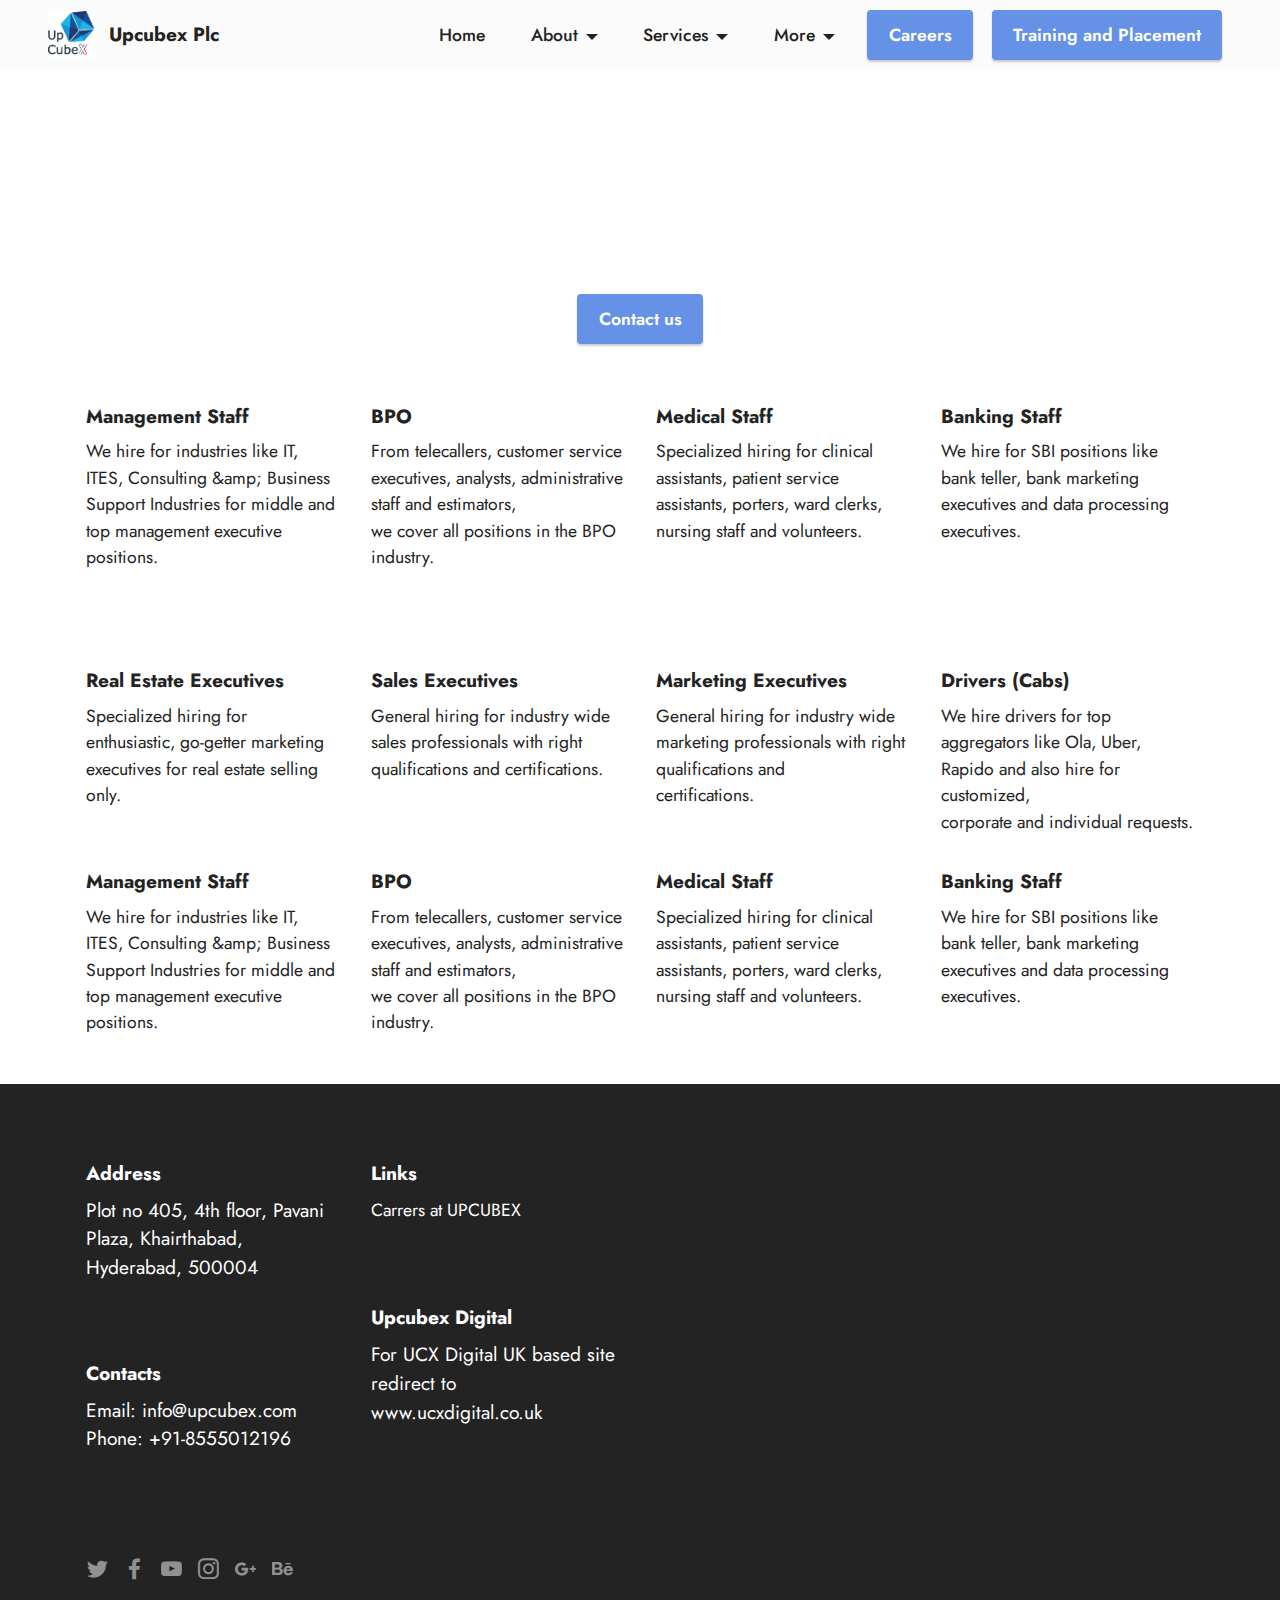
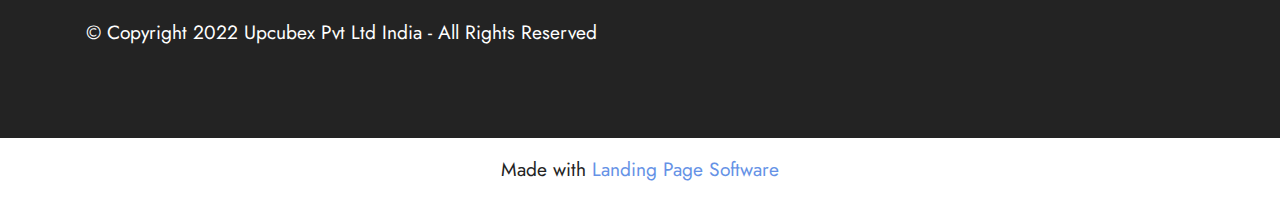
<file: agencyservices.html>
<!DOCTYPE html>
<html  >
<head>
  <!-- Site made with Mobirise Website Builder v5.7.0, https://mobirise.com -->
  <meta charset="UTF-8">
  <meta http-equiv="X-UA-Compatible" content="IE=edge">
  <meta name="generator" content="Mobirise v5.7.0, mobirise.com">
  <meta name="viewport" content="width=device-width, initial-scale=1, minimum-scale=1">
  <link rel="shortcut icon" href="assets/images/download.png" type="image/x-icon">
  <meta name="description" content="">
  
  
  <title>agencyservices</title>
  <link rel="stylesheet" href="assets/web/assets/mobirise-icons2/mobirise2.css">
  <link rel="stylesheet" href="assets/bootstrap/css/bootstrap.min.css">
  <link rel="stylesheet" href="assets/bootstrap/css/bootstrap-grid.min.css">
  <link rel="stylesheet" href="assets/bootstrap/css/bootstrap-reboot.min.css">
  <link rel="stylesheet" href="assets/dropdown/css/style.css">
  <link rel="stylesheet" href="assets/socicon/css/styles.css">
  <link rel="stylesheet" href="assets/theme/css/style.css">
  <link rel="preload" href="https://fonts.googleapis.com/css?family=Jost:100,200,300,400,500,600,700,800,900,100i,200i,300i,400i,500i,600i,700i,800i,900i&display=swap" as="style" onload="this.onload=null;this.rel='stylesheet'">
  <noscript><link rel="stylesheet" href="https://fonts.googleapis.com/css?family=Jost:100,200,300,400,500,600,700,800,900,100i,200i,300i,400i,500i,600i,700i,800i,900i&display=swap"></noscript>
  <link rel="preload" as="style" href="assets/mobirise/css/mbr-additional.css"><link rel="stylesheet" href="assets/mobirise/css/mbr-additional.css" type="text/css">

  
  
  
</head>
<body>
  
  <section data-bs-version="5.1" class="menu menu2 cid-sFCw1qGFAI" once="menu" id="menu2-23">
    
    <nav class="navbar navbar-dropdown navbar-expand-lg">
        <div class="container-fluid">
            <div class="navbar-brand">
                <span class="navbar-logo">
                    <a href="index.html">
                        <img src="assets/images/download.png" alt="Upcubex logo" style="height: 3rem;">
                    </a>
                </span>
                <span class="navbar-caption-wrap"><a class="navbar-caption text-black text-primary display-7" href="index.html">Upcubex Plc</a></span>
            </div>
            <button class="navbar-toggler" type="button" data-toggle="collapse" data-bs-toggle="collapse" data-target="#navbarSupportedContent" data-bs-target="#navbarSupportedContent" aria-controls="navbarNavAltMarkup" aria-expanded="false" aria-label="Toggle navigation">
                <div class="hamburger">
                    <span></span>
                    <span></span>
                    <span></span>
                    <span></span>
                </div>
            </button>
            <div class="collapse navbar-collapse" id="navbarSupportedContent">
                <ul class="navbar-nav nav-dropdown" data-app-modern-menu="true"><li class="nav-item"><a class="nav-link link text-black text-primary display-4" href="index.html">Home</a></li>
                    <li class="nav-item dropdown"><a class="nav-link link text-black text-primary dropdown-toggle display-4" href="aboutus.html" data-toggle="dropdown-submenu" data-bs-toggle="dropdown" data-bs-auto-close="outside" aria-expanded="false">About</a><div class="dropdown-menu" aria-labelledby="dropdown-144"><a class="text-black text-primary dropdown-item display-4" href="aboutus.html">About us&nbsp;</a><a class="text-black text-primary dropdown-item display-4" href="contactus.html">Reaching us</a></div></li>
                    <li class="nav-item dropdown"><a class="nav-link link text-black text-primary dropdown-toggle display-4" href="index.html#content4-1q" data-toggle="dropdown-submenu" data-bs-toggle="dropdown" data-bs-auto-close="outside" aria-expanded="false">Services</a><div class="dropdown-menu" aria-labelledby="dropdown-988"><a class="text-black text-primary dropdown-item display-4" href="salesforce.html">SalesForce and SalePoint</a><a class="text-black text-primary dropdown-item display-4" href="cloudbasedsolutions.html">Cloud based Solutions</a><a class="text-black text-primary dropdown-item display-4" href="digitalmarketing.html">Digital Marketing&nbsp;</a><a class="text-black text-primary dropdown-item display-4" href="digitalmarketing.html">Digital Ads and Promotions (UK)</a><a class="text-black text-primary dropdown-item display-4" href="trainingandplacement.html">Training and Placement</a><a class="text-black text-primary show dropdown-item display-4" href="hrandpayroll.html">HR and Payroll</a><a class="text-black text-primary show dropdown-item display-4" href="agencyservices.html">Agency Services</a></div>
                    </li><li class="nav-item dropdown"><a class="nav-link link text-black text-primary dropdown-toggle display-4" href="index.html#contacts2-1r" data-toggle="dropdown-submenu" data-bs-toggle="dropdown" data-bs-auto-close="outside" aria-expanded="false">More</a><div class="dropdown-menu" aria-labelledby="dropdown-835"><a class="text-black text-primary dropdown-item display-4" href="index.html#contacts2-1r">News Room</a><a class="text-black text-primary dropdown-item display-4" href="index.html#contacts2-1r">Social Media</a><a class="text-black text-primary dropdown-item display-4" href="index.html#contacts2-1r">Documents</a><a class="text-black text-primary dropdown-item display-4" href="terms.html">Terms of use</a></div></li></ul>
                
                <div class="navbar-buttons mbr-section-btn"><a class="btn btn-primary display-4" href="index.html">Careers</a> <a class="btn btn-primary display-4" href="trainingandplacement.html">Training and Placement</a></div>
            </div>
        </div>
    </nav>
</section>

<section data-bs-version="5.1" class="info1 cid-tqHSCn9qbI" id="info1-28">
    

    
    
    <div class="align-center container">
        <div class="row justify-content-center">
            <div class="col-12 col-lg-8">
                <h3 class="mbr-section-title mb-4 mbr-fonts-style display-1">
                    <strong>Reach us out for any of the following services</strong></h3>
                
                <div class="mbr-section-btn"><a class="btn btn-primary display-4" href="contactus.html">Contact us</a></div>
            </div>
        </div>
    </div>
</section>

<section data-bs-version="5.1" class="features14 cid-tqHSuswSEW" id="features15-25">

    

    
    
    <div class="container">
        <div class="row justify-content-center">
            <div class="card col-12 col-md-6 col-lg-3">
                <div class="card-wrapper">
                    
                    <div class="card-box">
                        <h4 class="card-title mbr-fonts-style mb-2 display-7"><strong>Management Staff</strong></h4>
                        <h5 class="card-text mbr-fonts-style display-4">We hire for industries like IT, ITES, Consulting &amp;amp; Business Support Industries for middle and<div>top management executive positions.</div></h5>
                    </div>
                </div>
            </div>
            <div class="card col-12 col-md-6 col-lg-3">
                <div class="card-wrapper">
                    
                    <div class="card-box">
                        <h4 class="card-title mbr-fonts-style mb-2 display-7"><strong>BPO</strong></h4>
                        <h5 class="card-text mbr-fonts-style display-4">From telecallers, customer service executives, analysts, administrative staff and estimators,<div>we cover all positions in the BPO industry.</div></h5>
                    </div>
                </div>
            </div>
            <div class="card col-12 col-md-6 col-lg-3">
                <div class="card-wrapper">
                    
                    <div class="card-box">
                        <h4 class="card-title mbr-fonts-style mb-2 display-7"><strong>Medical Staff</strong></h4>
                        <h5 class="card-text mbr-fonts-style display-4">Specialized hiring for clinical assistants, patient service assistants, porters, ward clerks,<div>nursing staff and volunteers.</div></h5>
                    </div>

                </div>
            </div>
            <div class="card col-12 col-md-6 col-lg-3">
                <div class="card-wrapper">
                    
                    <div class="card-box">
                        <h4 class="card-title mbr-fonts-style mb-2 display-7"><strong>Banking Staff</strong></h4>
                        <h5 class="card-text mbr-fonts-style display-4">We hire for SBI positions like bank teller, bank marketing executives and data processing<div>executives.</div></h5>
                    </div>
                </div>
            </div>
        </div>
    </div>
</section>

<section data-bs-version="5.1" class="features14 cid-tqHSv8KAru" id="features15-26">

    

    
    
    <div class="container">
        <div class="row justify-content-center">
            <div class="card col-12 col-md-6 col-lg-3">
                <div class="card-wrapper">
                    
                    <div class="card-box">
                        <h4 class="card-title mbr-fonts-style mb-2 display-7"><strong>Real Estate Executives</strong></h4>
                        <h5 class="card-text mbr-fonts-style display-4">Specialized hiring for enthusiastic, go-getter marketing executives for real estate selling only.</h5>
                    </div>
                </div>
            </div>
            <div class="card col-12 col-md-6 col-lg-3">
                <div class="card-wrapper">
                    
                    <div class="card-box">
                        <h4 class="card-title mbr-fonts-style mb-2 display-7"><strong>Sales Executives</strong></h4>
                        <h5 class="card-text mbr-fonts-style display-4">General hiring for industry wide sales professionals with right qualifications and certifications.</h5>
                    </div>
                </div>
            </div>
            <div class="card col-12 col-md-6 col-lg-3">
                <div class="card-wrapper">
                    
                    <div class="card-box">
                        <h4 class="card-title mbr-fonts-style mb-2 display-7"><strong>Marketing Executives</strong></h4>
                        <h5 class="card-text mbr-fonts-style display-4">General hiring for industry wide marketing professionals with right qualifications and<div>certifications.</div></h5>
                    </div>

                </div>
            </div>
            <div class="card col-12 col-md-6 col-lg-3">
                <div class="card-wrapper">
                    
                    <div class="card-box">
                        <h4 class="card-title mbr-fonts-style mb-2 display-7"><strong>Drivers (Cabs)</strong></h4>
                        <h5 class="card-text mbr-fonts-style display-4">We hire drivers for top aggregators like Ola, Uber, Rapido and also hire for customized,<div>corporate and individual requests.</div></h5>
                    </div>
                </div>
            </div>
        </div>
    </div>
</section>

<section data-bs-version="5.1" class="features14 cid-tqHSvAz5fG" id="features15-27">

    

    
    
    <div class="container">
        <div class="row justify-content-center">
            <div class="card col-12 col-md-6 col-lg-3">
                <div class="card-wrapper">
                    
                    <div class="card-box">
                        <h4 class="card-title mbr-fonts-style mb-2 display-7"><strong>Management Staff</strong></h4>
                        <h5 class="card-text mbr-fonts-style display-4">We hire for industries like IT, ITES, Consulting &amp;amp; Business Support Industries for middle and<div>top management executive positions.</div></h5>
                    </div>
                </div>
            </div>
            <div class="card col-12 col-md-6 col-lg-3">
                <div class="card-wrapper">
                    
                    <div class="card-box">
                        <h4 class="card-title mbr-fonts-style mb-2 display-7"><strong>BPO</strong></h4>
                        <h5 class="card-text mbr-fonts-style display-4">From telecallers, customer service executives, analysts, administrative staff and estimators,<div>we cover all positions in the BPO industry.</div></h5>
                    </div>
                </div>
            </div>
            <div class="card col-12 col-md-6 col-lg-3">
                <div class="card-wrapper">
                    
                    <div class="card-box">
                        <h4 class="card-title mbr-fonts-style mb-2 display-7"><strong>Medical Staff</strong></h4>
                        <h5 class="card-text mbr-fonts-style display-4">Specialized hiring for clinical assistants, patient service assistants, porters, ward clerks,<div>nursing staff and volunteers.</div></h5>
                    </div>

                </div>
            </div>
            <div class="card col-12 col-md-6 col-lg-3">
                <div class="card-wrapper">
                    
                    <div class="card-box">
                        <h4 class="card-title mbr-fonts-style mb-2 display-7"><strong>Banking Staff</strong></h4>
                        <h5 class="card-text mbr-fonts-style display-4">We hire for SBI positions like bank teller, bank marketing executives and data processing<div>executives.</div></h5>
                    </div>
                </div>
            </div>
        </div>
    </div>
</section>

<section data-bs-version="5.1" class="footer6 cid-tqfe29AboO" once="footers" id="footer6-24">

    

    

    <div class="container">
        <div class="row content mbr-white">
            <div class="col-12 col-md-3 mbr-fonts-style display-7">
                <h5 class="mbr-section-subtitle mbr-fonts-style mb-2 display-7">
                    <strong>Address</strong>
                </h5>
                <p class="mbr-text mbr-fonts-style display-7">Plot no 405,  4th floor, Pavani Plaza, Khairthabad, Hyderabad, 500004</p> <br>
                <h5 class="mbr-section-subtitle mbr-fonts-style mb-2 mt-4 display-7">
                    <strong>Contacts</strong>
                </h5>
                <p class="mbr-text mbr-fonts-style mb-4 display-7">
                    Email: info@upcubex.com<br>
                    Phone: +91-8555012196<br><br></p>
            </div>
            <div class="col-12 col-md-3 mbr-fonts-style display-7">
                <h5 class="mbr-section-subtitle mbr-fonts-style mb-2 display-7">
                    <strong>Links</strong>
                </h5>
                <ul class="list mbr-fonts-style mb-4 display-4">
                    <li class="mbr-text item-wrap">Carrers at UPCUBEX</li>
                    <li class="mbr-text item-wrap"><br></li>
                </ul>
                <h5 class="mbr-section-subtitle mbr-fonts-style mb-2 mt-5 display-7">
                    <strong>Upcubex Digital</strong></h5>
                <p class="mbr-text mbr-fonts-style mb-4 display-7">
                    For UCX Digital UK based site redirect to&nbsp; www.ucxdigital.co.uk</p>
            </div>
            <div class="col-12 col-md-6">
                <div class="google-map"><iframe frameborder="0" style="border:0" src="https://www.google.com/maps/embed/v1/place?key=AIzaSyDk89J4FSunMF33ruMVWJaJht_Ro0kvoXs&amp;q=350 5th Ave, New York, NY 10118" allowfullscreen=""></iframe></div>
            </div>
            <div class="col-md-6">
                <div class="social-list align-left">
                    <div class="soc-item">
                        <a href="https://twitter.com/mobirise" target="_blank">
                            <span class="socicon-twitter socicon mbr-iconfont mbr-iconfont-social"></span>
                        </a>
                    </div>
                    <div class="soc-item">
                        <a href="https://www.facebook.com/pages/Mobirise/1616226671953247" target="_blank">
                            <span class="socicon-facebook socicon mbr-iconfont mbr-iconfont-social"></span>
                        </a>
                    </div>
                    <div class="soc-item">
                        <a href="https://www.youtube.com/c/mobirise" target="_blank">
                            <span class="socicon-youtube socicon mbr-iconfont mbr-iconfont-social"></span>
                        </a>
                    </div>
                    <div class="soc-item">
                        <a href="https://instagram.com/mobirise" target="_blank">
                            <span class="socicon-instagram socicon mbr-iconfont mbr-iconfont-social"></span>
                        </a>
                    </div>
                    <div class="soc-item">
                        <a href="https://plus.google.com/u/0/+Mobirise" target="_blank">
                            <span class="socicon-googleplus socicon mbr-iconfont mbr-iconfont-social"></span>
                        </a>
                    </div>
                    <div class="soc-item">
                        <a href="https://www.behance.net/Mobirise" target="_blank">
                            <span class="socicon-behance socicon mbr-iconfont mbr-iconfont-social"></span>
                        </a>
                    </div>
                </div>
            </div>
        </div>
        <div class="footer-lower">
            <div class="media-container-row">
                <div class="col-sm-12">
                    <hr>
                </div>
            </div>
            <div class="col-sm-12 copyright pl-0">
                <p class="mbr-text mbr-fonts-style mbr-white display-7">
                    © Copyright 2022 Upcubex Pvt Ltd India - All Rights Reserved
                </p>
            </div>
        </div>
    </div>
</section><section class="display-7" style="padding: 0;align-items: center;justify-content: center;flex-wrap: wrap;    align-content: center;display: flex;position: relative;height: 4rem;"><a href="https://mobiri.se/143371" style="flex: 1 1;height: 4rem;position: absolute;width: 100%;z-index: 1;"><img alt="" style="height: 4rem;" src="[data-uri]"></a><p style="margin: 0;text-align: center;" class="display-7">Made with &#8204;</p><a style="z-index:1" href="https://mobirise.com/html-builder.html">Landing Page Software</a></section><script src="assets/bootstrap/js/bootstrap.bundle.min.js"></script>  <script src="assets/smoothscroll/smooth-scroll.js"></script>  <script src="assets/ytplayer/index.js"></script>  <script src="assets/dropdown/js/navbar-dropdown.js"></script>  <script src="assets/theme/js/script.js"></script>  
  
  
</body>
</html>
</file>
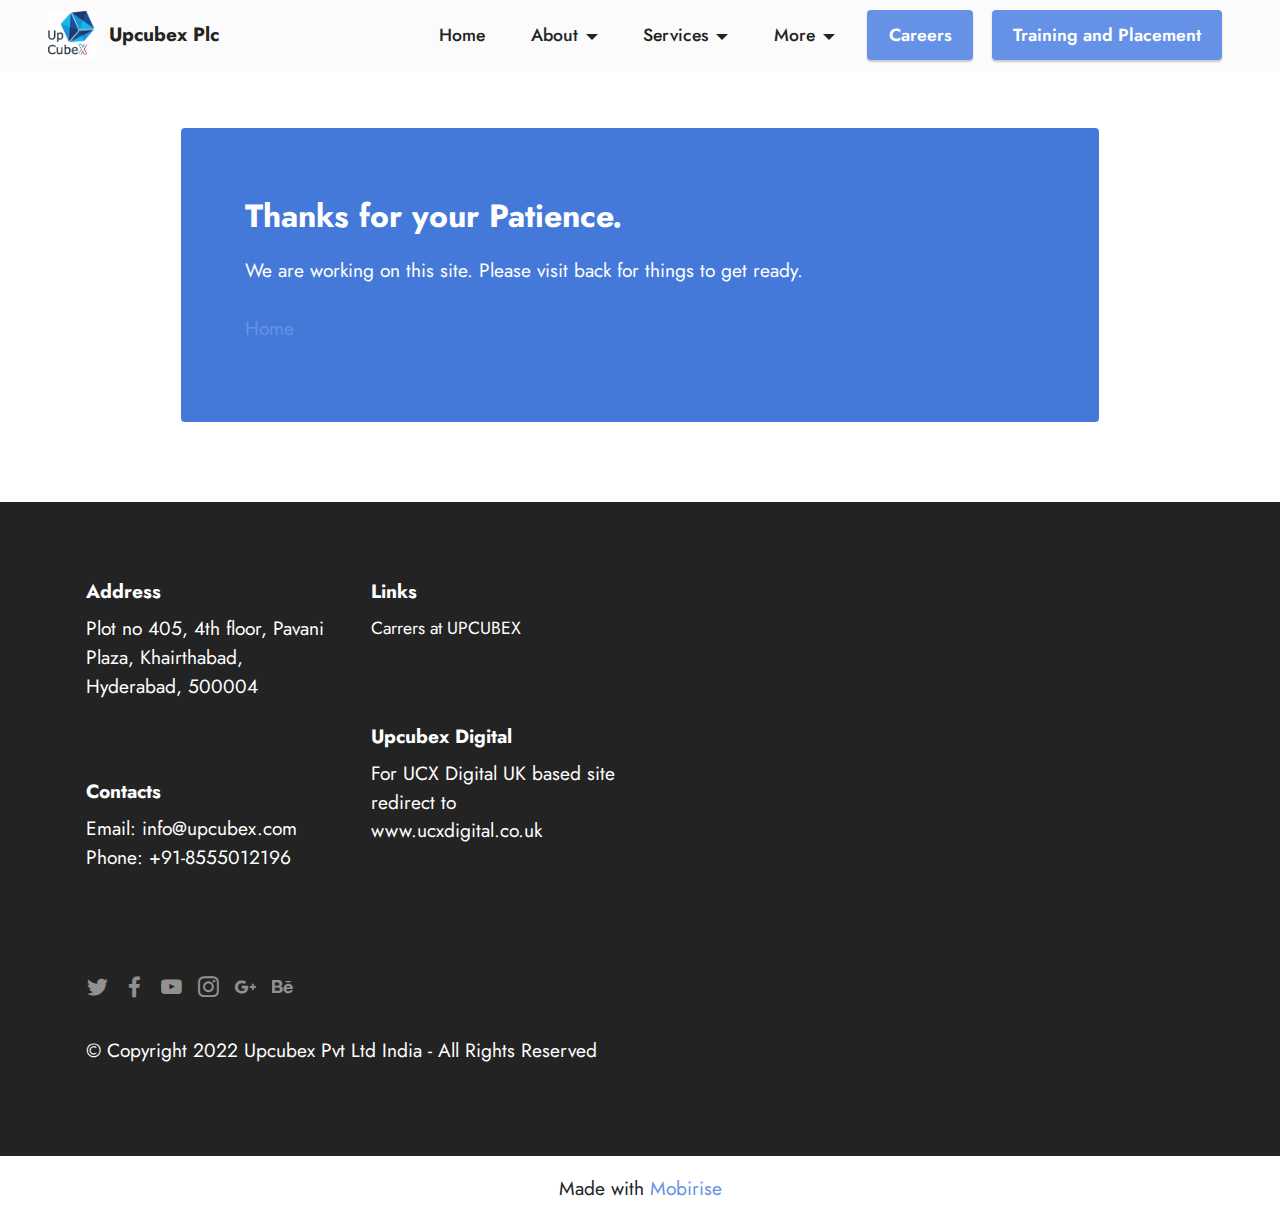
<file: cloudbasedsolutions.html>
<!DOCTYPE html>
<html  >
<head>
  <!-- Site made with Mobirise Website Builder v5.7.0, https://mobirise.com -->
  <meta charset="UTF-8">
  <meta http-equiv="X-UA-Compatible" content="IE=edge">
  <meta name="generator" content="Mobirise v5.7.0, mobirise.com">
  <meta name="viewport" content="width=device-width, initial-scale=1, minimum-scale=1">
  <link rel="shortcut icon" href="assets/images/download.png" type="image/x-icon">
  <meta name="description" content="">
  
  
  <title>cloudbasedsolutions</title>
  <link rel="stylesheet" href="assets/bootstrap/css/bootstrap.min.css">
  <link rel="stylesheet" href="assets/bootstrap/css/bootstrap-grid.min.css">
  <link rel="stylesheet" href="assets/bootstrap/css/bootstrap-reboot.min.css">
  <link rel="stylesheet" href="assets/dropdown/css/style.css">
  <link rel="stylesheet" href="assets/socicon/css/styles.css">
  <link rel="stylesheet" href="assets/theme/css/style.css">
  <link rel="preload" href="https://fonts.googleapis.com/css?family=Jost:100,200,300,400,500,600,700,800,900,100i,200i,300i,400i,500i,600i,700i,800i,900i&display=swap" as="style" onload="this.onload=null;this.rel='stylesheet'">
  <noscript><link rel="stylesheet" href="https://fonts.googleapis.com/css?family=Jost:100,200,300,400,500,600,700,800,900,100i,200i,300i,400i,500i,600i,700i,800i,900i&display=swap"></noscript>
  <link rel="preload" as="style" href="assets/mobirise/css/mbr-additional.css"><link rel="stylesheet" href="assets/mobirise/css/mbr-additional.css" type="text/css">

  
  
  
</head>
<body>
  
  <section data-bs-version="5.1" class="menu menu2 cid-sFCw1qGFAI" once="menu" id="menu2-n">
    
    <nav class="navbar navbar-dropdown navbar-expand-lg">
        <div class="container-fluid">
            <div class="navbar-brand">
                <span class="navbar-logo">
                    <a href="index.html">
                        <img src="assets/images/download.png" alt="Upcubex logo" style="height: 3rem;">
                    </a>
                </span>
                <span class="navbar-caption-wrap"><a class="navbar-caption text-black text-primary display-7" href="index.html">Upcubex Plc</a></span>
            </div>
            <button class="navbar-toggler" type="button" data-toggle="collapse" data-bs-toggle="collapse" data-target="#navbarSupportedContent" data-bs-target="#navbarSupportedContent" aria-controls="navbarNavAltMarkup" aria-expanded="false" aria-label="Toggle navigation">
                <div class="hamburger">
                    <span></span>
                    <span></span>
                    <span></span>
                    <span></span>
                </div>
            </button>
            <div class="collapse navbar-collapse" id="navbarSupportedContent">
                <ul class="navbar-nav nav-dropdown" data-app-modern-menu="true"><li class="nav-item"><a class="nav-link link text-black text-primary display-4" href="index.html">Home</a></li>
                    <li class="nav-item dropdown"><a class="nav-link link text-black text-primary dropdown-toggle display-4" href="aboutus.html" data-toggle="dropdown-submenu" data-bs-toggle="dropdown" data-bs-auto-close="outside" aria-expanded="false">About</a><div class="dropdown-menu" aria-labelledby="dropdown-144"><a class="text-black text-primary dropdown-item display-4" href="aboutus.html">About us&nbsp;</a><a class="text-black text-primary dropdown-item display-4" href="contactus.html">Reaching us</a></div></li>
                    <li class="nav-item dropdown"><a class="nav-link link text-black text-primary dropdown-toggle display-4" href="index.html#content4-1q" data-toggle="dropdown-submenu" data-bs-toggle="dropdown" data-bs-auto-close="outside" aria-expanded="false">Services</a><div class="dropdown-menu" aria-labelledby="dropdown-988"><a class="text-black text-primary dropdown-item display-4" href="salesforce.html">SalesForce and SalePoint</a><a class="text-black text-primary dropdown-item display-4" href="cloudbasedsolutions.html">Cloud based Solutions</a><a class="text-black text-primary dropdown-item display-4" href="digitalmarketing.html">Digital Marketing&nbsp;</a><a class="text-black text-primary dropdown-item display-4" href="digitalmarketing.html">Digital Ads and Promotions (UK)</a><a class="text-black text-primary dropdown-item display-4" href="trainingandplacement.html">Training and Placement</a><a class="text-black text-primary show dropdown-item display-4" href="hrandpayroll.html">HR and Payroll</a><a class="text-black text-primary show dropdown-item display-4" href="agencyservices.html">Agency Services</a></div>
                    </li><li class="nav-item dropdown"><a class="nav-link link text-black text-primary dropdown-toggle display-4" href="index.html#contacts2-1r" data-toggle="dropdown-submenu" data-bs-toggle="dropdown" data-bs-auto-close="outside" aria-expanded="false">More</a><div class="dropdown-menu" aria-labelledby="dropdown-835"><a class="text-black text-primary dropdown-item display-4" href="index.html#contacts2-1r">News Room</a><a class="text-black text-primary dropdown-item display-4" href="index.html#contacts2-1r">Social Media</a><a class="text-black text-primary dropdown-item display-4" href="index.html#contacts2-1r">Documents</a><a class="text-black text-primary dropdown-item display-4" href="terms.html">Terms of use</a></div></li></ul>
                
                <div class="navbar-buttons mbr-section-btn"><a class="btn btn-primary display-4" href="index.html">Careers</a> <a class="btn btn-primary display-4" href="trainingandplacement.html">Training and Placement</a></div>
            </div>
        </div>
    </nav>
</section>

<section data-bs-version="5.1" class="content15 cid-tqHNPKNLQW" id="content15-1n">

    

    
    
    <div class="container">
        <div class="row justify-content-center">
            <div class="card col-md-12 col-lg-10">
                <div class="card-wrapper">
                    <div class="card-box align-left">
                        <h4 class="card-title mbr-fonts-style mbr-white mb-3 display-5">
                            <strong>Thanks for your Patience.&nbsp;</strong></h4>
                        <p class="mbr-text mbr-fonts-style display-7">We are working on this site. Please visit back for things to get ready.&nbsp;<br><br><a href="index.html" class="text-primary">Home</a></p>
                        
                    </div>
                </div>
            </div>
        </div>
    </div>
</section>

<section data-bs-version="5.1" class="footer6 cid-tqfe29AboO" once="footers" id="footer6-o">

    

    

    <div class="container">
        <div class="row content mbr-white">
            <div class="col-12 col-md-3 mbr-fonts-style display-7">
                <h5 class="mbr-section-subtitle mbr-fonts-style mb-2 display-7">
                    <strong>Address</strong>
                </h5>
                <p class="mbr-text mbr-fonts-style display-7">Plot no 405,  4th floor, Pavani Plaza, Khairthabad, Hyderabad, 500004</p> <br>
                <h5 class="mbr-section-subtitle mbr-fonts-style mb-2 mt-4 display-7">
                    <strong>Contacts</strong>
                </h5>
                <p class="mbr-text mbr-fonts-style mb-4 display-7">
                    Email: info@upcubex.com<br>
                    Phone: +91-8555012196<br><br></p>
            </div>
            <div class="col-12 col-md-3 mbr-fonts-style display-7">
                <h5 class="mbr-section-subtitle mbr-fonts-style mb-2 display-7">
                    <strong>Links</strong>
                </h5>
                <ul class="list mbr-fonts-style mb-4 display-4">
                    <li class="mbr-text item-wrap">Carrers at UPCUBEX</li>
                    <li class="mbr-text item-wrap"><br></li>
                </ul>
                <h5 class="mbr-section-subtitle mbr-fonts-style mb-2 mt-5 display-7">
                    <strong>Upcubex Digital</strong></h5>
                <p class="mbr-text mbr-fonts-style mb-4 display-7">
                    For UCX Digital UK based site redirect to&nbsp; www.ucxdigital.co.uk</p>
            </div>
            <div class="col-12 col-md-6">
                <div class="google-map"><iframe frameborder="0" style="border:0" src="https://www.google.com/maps/embed/v1/place?key=AIzaSyDk89J4FSunMF33ruMVWJaJht_Ro0kvoXs&amp;q=350 5th Ave, New York, NY 10118" allowfullscreen=""></iframe></div>
            </div>
            <div class="col-md-6">
                <div class="social-list align-left">
                    <div class="soc-item">
                        <a href="https://twitter.com/mobirise" target="_blank">
                            <span class="socicon-twitter socicon mbr-iconfont mbr-iconfont-social"></span>
                        </a>
                    </div>
                    <div class="soc-item">
                        <a href="https://www.facebook.com/pages/Mobirise/1616226671953247" target="_blank">
                            <span class="socicon-facebook socicon mbr-iconfont mbr-iconfont-social"></span>
                        </a>
                    </div>
                    <div class="soc-item">
                        <a href="https://www.youtube.com/c/mobirise" target="_blank">
                            <span class="socicon-youtube socicon mbr-iconfont mbr-iconfont-social"></span>
                        </a>
                    </div>
                    <div class="soc-item">
                        <a href="https://instagram.com/mobirise" target="_blank">
                            <span class="socicon-instagram socicon mbr-iconfont mbr-iconfont-social"></span>
                        </a>
                    </div>
                    <div class="soc-item">
                        <a href="https://plus.google.com/u/0/+Mobirise" target="_blank">
                            <span class="socicon-googleplus socicon mbr-iconfont mbr-iconfont-social"></span>
                        </a>
                    </div>
                    <div class="soc-item">
                        <a href="https://www.behance.net/Mobirise" target="_blank">
                            <span class="socicon-behance socicon mbr-iconfont mbr-iconfont-social"></span>
                        </a>
                    </div>
                </div>
            </div>
        </div>
        <div class="footer-lower">
            <div class="media-container-row">
                <div class="col-sm-12">
                    <hr>
                </div>
            </div>
            <div class="col-sm-12 copyright pl-0">
                <p class="mbr-text mbr-fonts-style mbr-white display-7">
                    © Copyright 2022 Upcubex Pvt Ltd India - All Rights Reserved
                </p>
            </div>
        </div>
    </div>
</section><section class="display-7" style="padding: 0;align-items: center;justify-content: center;flex-wrap: wrap;    align-content: center;display: flex;position: relative;height: 4rem;"><a href="https://mobiri.se/143371" style="flex: 1 1;height: 4rem;position: absolute;width: 100%;z-index: 1;"><img alt="" style="height: 4rem;" src="[data-uri]"></a><p style="margin: 0;text-align: center;" class="display-7">Made with &#8204;</p><a style="z-index:1" href="https://mobirise.com/html-builder.html">Mobirise </a></section><script src="assets/bootstrap/js/bootstrap.bundle.min.js"></script>  <script src="assets/smoothscroll/smooth-scroll.js"></script>  <script src="assets/ytplayer/index.js"></script>  <script src="assets/dropdown/js/navbar-dropdown.js"></script>  <script src="assets/theme/js/script.js"></script>  
  
  
</body>
</html>
</file>
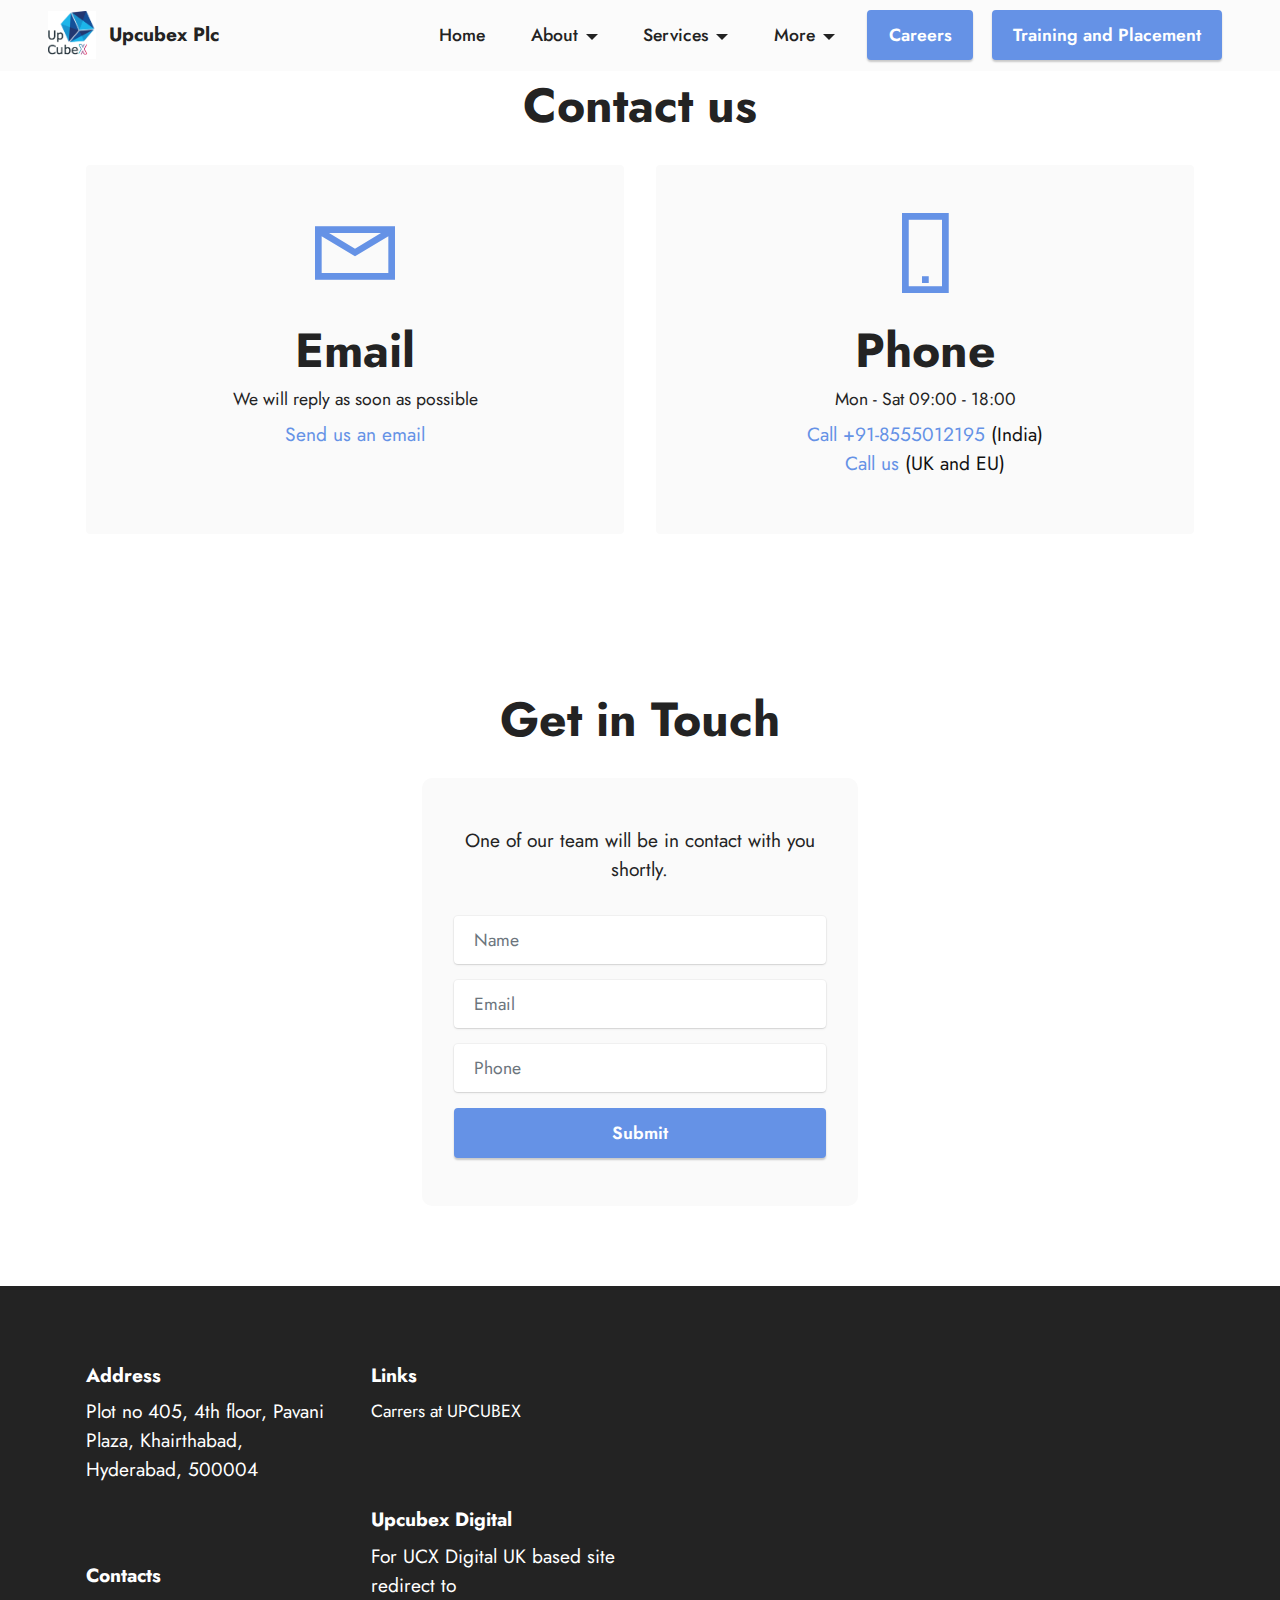
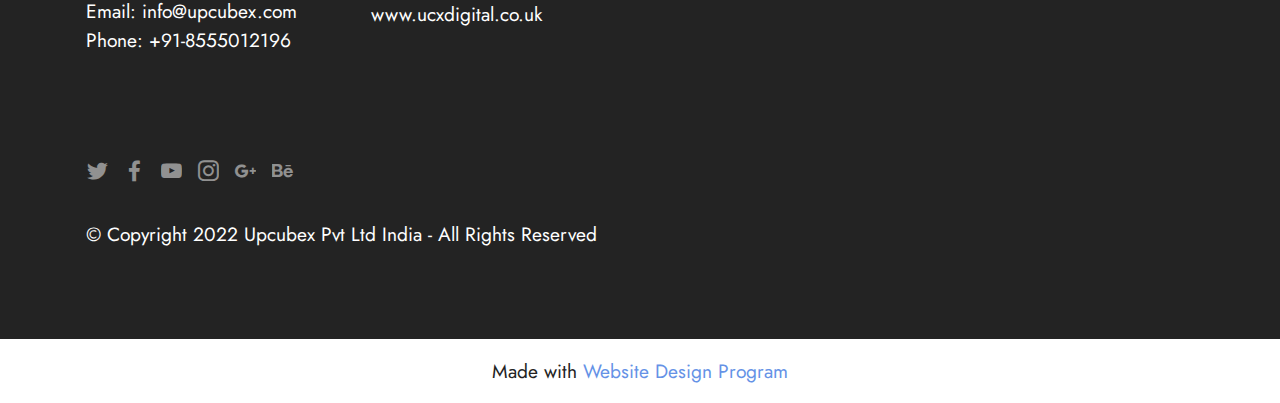
<file: contactus.html>
<!DOCTYPE html>
<html  >
<head>
  <!-- Site made with Mobirise Website Builder v5.7.0, https://mobirise.com -->
  <meta charset="UTF-8">
  <meta http-equiv="X-UA-Compatible" content="IE=edge">
  <meta name="generator" content="Mobirise v5.7.0, mobirise.com">
  <meta name="viewport" content="width=device-width, initial-scale=1, minimum-scale=1">
  <link rel="shortcut icon" href="assets/images/download.png" type="image/x-icon">
  <meta name="description" content="">
  
  
  <title>contactus</title>
  <link rel="stylesheet" href="assets/web/assets/mobirise-icons2/mobirise2.css">
  <link rel="stylesheet" href="assets/bootstrap/css/bootstrap.min.css">
  <link rel="stylesheet" href="assets/bootstrap/css/bootstrap-grid.min.css">
  <link rel="stylesheet" href="assets/bootstrap/css/bootstrap-reboot.min.css">
  <link rel="stylesheet" href="assets/dropdown/css/style.css">
  <link rel="stylesheet" href="assets/socicon/css/styles.css">
  <link rel="stylesheet" href="assets/theme/css/style.css">
  <link rel="preload" href="https://fonts.googleapis.com/css?family=Jost:100,200,300,400,500,600,700,800,900,100i,200i,300i,400i,500i,600i,700i,800i,900i&display=swap" as="style" onload="this.onload=null;this.rel='stylesheet'">
  <noscript><link rel="stylesheet" href="https://fonts.googleapis.com/css?family=Jost:100,200,300,400,500,600,700,800,900,100i,200i,300i,400i,500i,600i,700i,800i,900i&display=swap"></noscript>
  <link rel="preload" as="style" href="assets/mobirise/css/mbr-additional.css"><link rel="stylesheet" href="assets/mobirise/css/mbr-additional.css" type="text/css">

  
  
  
</head>
<body>
  
  <section data-bs-version="5.1" class="menu menu2 cid-sFCw1qGFAI" once="menu" id="menu2-1o">
    
    <nav class="navbar navbar-dropdown navbar-expand-lg">
        <div class="container-fluid">
            <div class="navbar-brand">
                <span class="navbar-logo">
                    <a href="index.html">
                        <img src="assets/images/download.png" alt="Upcubex logo" style="height: 3rem;">
                    </a>
                </span>
                <span class="navbar-caption-wrap"><a class="navbar-caption text-black text-primary display-7" href="index.html">Upcubex Plc</a></span>
            </div>
            <button class="navbar-toggler" type="button" data-toggle="collapse" data-bs-toggle="collapse" data-target="#navbarSupportedContent" data-bs-target="#navbarSupportedContent" aria-controls="navbarNavAltMarkup" aria-expanded="false" aria-label="Toggle navigation">
                <div class="hamburger">
                    <span></span>
                    <span></span>
                    <span></span>
                    <span></span>
                </div>
            </button>
            <div class="collapse navbar-collapse" id="navbarSupportedContent">
                <ul class="navbar-nav nav-dropdown" data-app-modern-menu="true"><li class="nav-item"><a class="nav-link link text-black text-primary display-4" href="index.html">Home</a></li>
                    <li class="nav-item dropdown"><a class="nav-link link text-black text-primary dropdown-toggle display-4" href="aboutus.html" data-toggle="dropdown-submenu" data-bs-toggle="dropdown" data-bs-auto-close="outside" aria-expanded="false">About</a><div class="dropdown-menu" aria-labelledby="dropdown-144"><a class="text-black text-primary dropdown-item display-4" href="aboutus.html">About us&nbsp;</a><a class="text-black text-primary dropdown-item display-4" href="contactus.html">Reaching us</a></div></li>
                    <li class="nav-item dropdown"><a class="nav-link link text-black text-primary dropdown-toggle display-4" href="index.html#content4-1q" data-toggle="dropdown-submenu" data-bs-toggle="dropdown" data-bs-auto-close="outside" aria-expanded="false">Services</a><div class="dropdown-menu" aria-labelledby="dropdown-988"><a class="text-black text-primary dropdown-item display-4" href="salesforce.html">SalesForce and SalePoint</a><a class="text-black text-primary dropdown-item display-4" href="cloudbasedsolutions.html">Cloud based Solutions</a><a class="text-black text-primary dropdown-item display-4" href="digitalmarketing.html">Digital Marketing&nbsp;</a><a class="text-black text-primary dropdown-item display-4" href="digitalmarketing.html">Digital Ads and Promotions (UK)</a><a class="text-black text-primary dropdown-item display-4" href="trainingandplacement.html">Training and Placement</a><a class="text-black text-primary show dropdown-item display-4" href="hrandpayroll.html">HR and Payroll</a><a class="text-black text-primary show dropdown-item display-4" href="agencyservices.html">Agency Services</a></div>
                    </li><li class="nav-item dropdown"><a class="nav-link link text-black text-primary dropdown-toggle display-4" href="index.html#contacts2-1r" data-toggle="dropdown-submenu" data-bs-toggle="dropdown" data-bs-auto-close="outside" aria-expanded="false">More</a><div class="dropdown-menu" aria-labelledby="dropdown-835"><a class="text-black text-primary dropdown-item display-4" href="index.html#contacts2-1r">News Room</a><a class="text-black text-primary dropdown-item display-4" href="index.html#contacts2-1r">Social Media</a><a class="text-black text-primary dropdown-item display-4" href="index.html#contacts2-1r">Documents</a><a class="text-black text-primary dropdown-item display-4" href="terms.html">Terms of use</a></div></li></ul>
                
                <div class="navbar-buttons mbr-section-btn"><a class="btn btn-primary display-4" href="index.html">Careers</a> <a class="btn btn-primary display-4" href="trainingandplacement.html">Training and Placement</a></div>
            </div>
        </div>
    </nav>
</section>

<section data-bs-version="5.1" class="contacts1 cid-tqHOx0YuN9" id="contacts1-1q">

    

    
    
    <div class="container">
        <div class="mbr-section-head">
            <h3 class="mbr-section-title mbr-fonts-style align-center mb-0 display-2">
                <strong>Contact us</strong></h3>
            <h4 class="mbr-section-subtitle mbr-fonts-style align-center mb-0 mt-2 display-5"></h4>
        </div>
        <div class="row justify-content-center mt-4">
            <div class="card col-12 col-lg-6">
                <div class="card-wrapper">
                    <div class="card-box align-center">
                        <div class="image-wrapper">
                            <span class="mbr-iconfont mobi-mbri-letter mobi-mbri"></span>
                        </div>
                        <h4 class="card-title mbr-fonts-style mb-2 display-2">
                            <strong>Email</strong>
                        </h4>
                        <p class="mbr-text mbr-fonts-style mb-2 display-4">
                            We will reply as soon as possible</p>
                        <h5 class="link mbr-fonts-style display-7"><a href="mailto:sandeepsiriki@upcubex.com" class="text-primary">Send us an
                                email</a>
                        </h5>
                    </div>
                </div>
            </div>
            <div class="card col-12 col-lg-6">
                <div class="card-wrapper">
                    <div class="card-box align-center">
                        <div class="image-wrapper">
                            <span class="mbr-iconfont mobi-mbri-mobile-2 mobi-mbri"></span>
                        </div>
                        <h4 class="card-title mbr-fonts-style align-center mb-2 display-2">
                            <strong>Phone</strong>
                        </h4>
                        <p class="mbr-text mbr-fonts-style mb-2 display-4">
                            Mon - Sat 09:00 - 18:00</p>
                        <h5 class="link mbr-black mbr-fonts-style display-7">
                            <a href="tel:+91-8555012195" class="text-primary">Call&nbsp;+91-8555012195</a>&nbsp;(India)<br><a href="tel:+44-07596620618" class="text-primary">Call us </a>(UK and EU)</h5>
                    </div>
                </div>
            </div>
        </div>
    </div>
</section>

<section data-bs-version="5.1" class="form7 cid-tqHOAIiPg6" id="form7-1r">
    
    
    <div class="container">
        <div class="mbr-section-head">
            <h3 class="mbr-section-title mbr-fonts-style align-center mb-0 display-2">
                <strong>Get in Touch</strong>
            </h3>
            
        </div>
        <div class="row justify-content-center mt-4">
            <div class="col-lg-8 mx-auto mbr-form" data-form-type="formoid">
                <form action="https://mobirise.eu/" method="POST" class="mbr-form form-with-styler mx-auto" data-form-title="Form Name"><input type="hidden" name="email" data-form-email="true" value="s7y9j1YD0rR45W8UVQtgHp9fO1pIFwhMcILL+kqpGp5vSI1X+8psN2PXyGVu0fBSebffgRgDMAXCHlg2H//BI4DCBQUrCIGy+LSsvnAtuG1Qtk+vkmYf3RSFLk04T2gy">
                    <p class="mbr-text mbr-fonts-style align-center mb-4 display-7">
                        One of our team will be in contact with you shortly.
                    </p>
                    <div class="row">
                        <div hidden="hidden" data-form-alert="" class="alert alert-success col-12">Thanks for filling out the form!</div>
                        <div hidden="hidden" data-form-alert-danger="" class="alert alert-danger col-12">
                            Oops...! some problem!
                        </div>
                    </div>
                    <div class="dragArea row">
                        <div class="col-lg-12 col-md-12 col-sm-12 form-group mb-3" data-for="name">
                            <input type="text" name="name" placeholder="Name" data-form-field="name" class="form-control" value="" id="name-form7-1r">
                        </div>
                        <div class="col-lg-12 col-md-12 col-sm-12 form-group mb-3" data-for="email">
                            <input type="email" name="email" placeholder="Email" data-form-field="email" class="form-control" value="" id="email-form7-1r">
                        </div>
                        <div data-for="phone" class="col-lg-12 col-md-12 col-sm-12 form-group mb-3">
                            <input type="tel" name="phone" placeholder="Phone" data-form-field="phone" class="form-control" value="" id="phone-form7-1r">
                        </div>
                        <div class="col-auto mbr-section-btn align-center">
                            <button type="submit" class="btn btn-primary display-4">Submit</button>
                        </div>
                    </div>
                </form>
            </div>
        </div>
    </div>
</section>

<section data-bs-version="5.1" class="footer6 cid-tqfe29AboO" once="footers" id="footer6-1p">

    

    

    <div class="container">
        <div class="row content mbr-white">
            <div class="col-12 col-md-3 mbr-fonts-style display-7">
                <h5 class="mbr-section-subtitle mbr-fonts-style mb-2 display-7">
                    <strong>Address</strong>
                </h5>
                <p class="mbr-text mbr-fonts-style display-7">Plot no 405,  4th floor, Pavani Plaza, Khairthabad, Hyderabad, 500004</p> <br>
                <h5 class="mbr-section-subtitle mbr-fonts-style mb-2 mt-4 display-7">
                    <strong>Contacts</strong>
                </h5>
                <p class="mbr-text mbr-fonts-style mb-4 display-7">
                    Email: info@upcubex.com<br>
                    Phone: +91-8555012196<br><br></p>
            </div>
            <div class="col-12 col-md-3 mbr-fonts-style display-7">
                <h5 class="mbr-section-subtitle mbr-fonts-style mb-2 display-7">
                    <strong>Links</strong>
                </h5>
                <ul class="list mbr-fonts-style mb-4 display-4">
                    <li class="mbr-text item-wrap">Carrers at UPCUBEX</li>
                    <li class="mbr-text item-wrap"><br></li>
                </ul>
                <h5 class="mbr-section-subtitle mbr-fonts-style mb-2 mt-5 display-7">
                    <strong>Upcubex Digital</strong></h5>
                <p class="mbr-text mbr-fonts-style mb-4 display-7">
                    For UCX Digital UK based site redirect to&nbsp; www.ucxdigital.co.uk</p>
            </div>
            <div class="col-12 col-md-6">
                <div class="google-map"><iframe frameborder="0" style="border:0" src="https://www.google.com/maps/embed/v1/place?key=AIzaSyDk89J4FSunMF33ruMVWJaJht_Ro0kvoXs&amp;q=350 5th Ave, New York, NY 10118" allowfullscreen=""></iframe></div>
            </div>
            <div class="col-md-6">
                <div class="social-list align-left">
                    <div class="soc-item">
                        <a href="https://twitter.com/mobirise" target="_blank">
                            <span class="socicon-twitter socicon mbr-iconfont mbr-iconfont-social"></span>
                        </a>
                    </div>
                    <div class="soc-item">
                        <a href="https://www.facebook.com/pages/Mobirise/1616226671953247" target="_blank">
                            <span class="socicon-facebook socicon mbr-iconfont mbr-iconfont-social"></span>
                        </a>
                    </div>
                    <div class="soc-item">
                        <a href="https://www.youtube.com/c/mobirise" target="_blank">
                            <span class="socicon-youtube socicon mbr-iconfont mbr-iconfont-social"></span>
                        </a>
                    </div>
                    <div class="soc-item">
                        <a href="https://instagram.com/mobirise" target="_blank">
                            <span class="socicon-instagram socicon mbr-iconfont mbr-iconfont-social"></span>
                        </a>
                    </div>
                    <div class="soc-item">
                        <a href="https://plus.google.com/u/0/+Mobirise" target="_blank">
                            <span class="socicon-googleplus socicon mbr-iconfont mbr-iconfont-social"></span>
                        </a>
                    </div>
                    <div class="soc-item">
                        <a href="https://www.behance.net/Mobirise" target="_blank">
                            <span class="socicon-behance socicon mbr-iconfont mbr-iconfont-social"></span>
                        </a>
                    </div>
                </div>
            </div>
        </div>
        <div class="footer-lower">
            <div class="media-container-row">
                <div class="col-sm-12">
                    <hr>
                </div>
            </div>
            <div class="col-sm-12 copyright pl-0">
                <p class="mbr-text mbr-fonts-style mbr-white display-7">
                    © Copyright 2022 Upcubex Pvt Ltd India - All Rights Reserved
                </p>
            </div>
        </div>
    </div>
</section><section class="display-7" style="padding: 0;align-items: center;justify-content: center;flex-wrap: wrap;    align-content: center;display: flex;position: relative;height: 4rem;"><a href="https://mobiri.se/143371" style="flex: 1 1;height: 4rem;position: absolute;width: 100%;z-index: 1;"><img alt="" style="height: 4rem;" src="[data-uri]"></a><p style="margin: 0;text-align: center;" class="display-7">Made with &#8204;</p><a style="z-index:1" href="https://mobirise.com/html-builder.html">Website Design Program</a></section><script src="assets/bootstrap/js/bootstrap.bundle.min.js"></script>  <script src="assets/smoothscroll/smooth-scroll.js"></script>  <script src="assets/ytplayer/index.js"></script>  <script src="assets/dropdown/js/navbar-dropdown.js"></script>  <script src="assets/theme/js/script.js"></script>  <script src="assets/formoid/formoid.min.js"></script>  
  
  
</body>
</html>
</file>
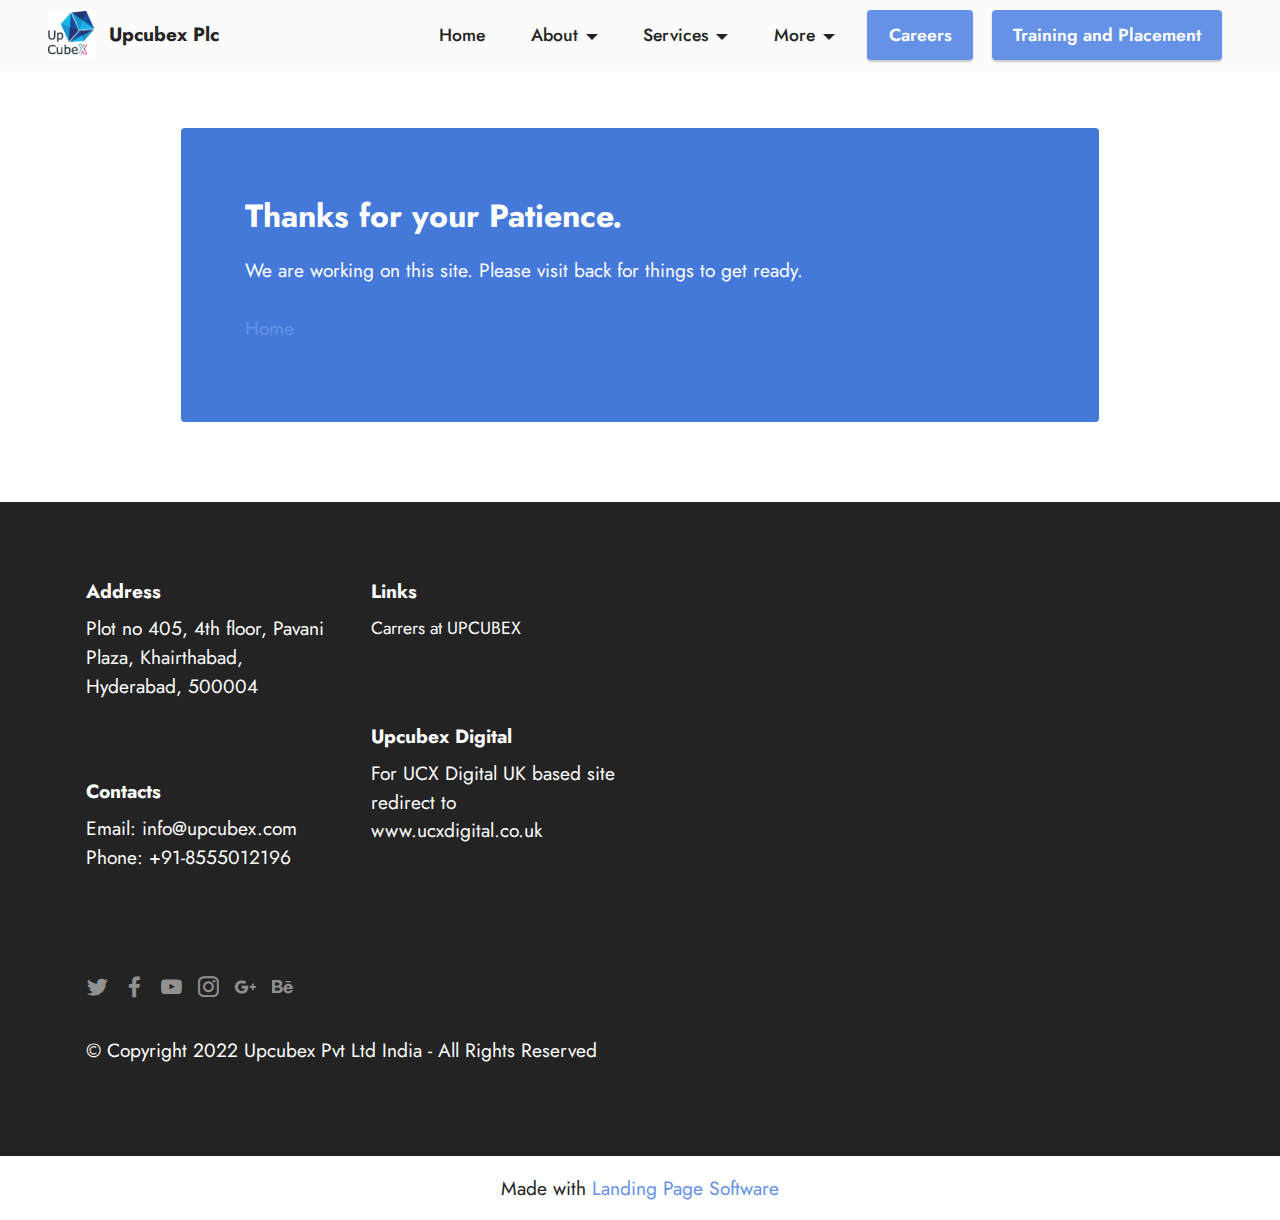
<file: digitalmarketing.html>
<!DOCTYPE html>
<html  >
<head>
  <!-- Site made with Mobirise Website Builder v5.7.0, https://mobirise.com -->
  <meta charset="UTF-8">
  <meta http-equiv="X-UA-Compatible" content="IE=edge">
  <meta name="generator" content="Mobirise v5.7.0, mobirise.com">
  <meta name="viewport" content="width=device-width, initial-scale=1, minimum-scale=1">
  <link rel="shortcut icon" href="assets/images/download.png" type="image/x-icon">
  <meta name="description" content="">
  
  
  <title>digitalmarketing</title>
  <link rel="stylesheet" href="assets/bootstrap/css/bootstrap.min.css">
  <link rel="stylesheet" href="assets/bootstrap/css/bootstrap-grid.min.css">
  <link rel="stylesheet" href="assets/bootstrap/css/bootstrap-reboot.min.css">
  <link rel="stylesheet" href="assets/dropdown/css/style.css">
  <link rel="stylesheet" href="assets/socicon/css/styles.css">
  <link rel="stylesheet" href="assets/theme/css/style.css">
  <link rel="preload" href="https://fonts.googleapis.com/css?family=Jost:100,200,300,400,500,600,700,800,900,100i,200i,300i,400i,500i,600i,700i,800i,900i&display=swap" as="style" onload="this.onload=null;this.rel='stylesheet'">
  <noscript><link rel="stylesheet" href="https://fonts.googleapis.com/css?family=Jost:100,200,300,400,500,600,700,800,900,100i,200i,300i,400i,500i,600i,700i,800i,900i&display=swap"></noscript>
  <link rel="preload" as="style" href="assets/mobirise/css/mbr-additional.css"><link rel="stylesheet" href="assets/mobirise/css/mbr-additional.css" type="text/css">

  
  
  
</head>
<body>
  
  <section data-bs-version="5.1" class="menu menu2 cid-sFCw1qGFAI" once="menu" id="menu2-p">
    
    <nav class="navbar navbar-dropdown navbar-expand-lg">
        <div class="container-fluid">
            <div class="navbar-brand">
                <span class="navbar-logo">
                    <a href="index.html">
                        <img src="assets/images/download.png" alt="Upcubex logo" style="height: 3rem;">
                    </a>
                </span>
                <span class="navbar-caption-wrap"><a class="navbar-caption text-black text-primary display-7" href="index.html">Upcubex Plc</a></span>
            </div>
            <button class="navbar-toggler" type="button" data-toggle="collapse" data-bs-toggle="collapse" data-target="#navbarSupportedContent" data-bs-target="#navbarSupportedContent" aria-controls="navbarNavAltMarkup" aria-expanded="false" aria-label="Toggle navigation">
                <div class="hamburger">
                    <span></span>
                    <span></span>
                    <span></span>
                    <span></span>
                </div>
            </button>
            <div class="collapse navbar-collapse" id="navbarSupportedContent">
                <ul class="navbar-nav nav-dropdown" data-app-modern-menu="true"><li class="nav-item"><a class="nav-link link text-black text-primary display-4" href="index.html">Home</a></li>
                    <li class="nav-item dropdown"><a class="nav-link link text-black text-primary dropdown-toggle display-4" href="aboutus.html" data-toggle="dropdown-submenu" data-bs-toggle="dropdown" data-bs-auto-close="outside" aria-expanded="false">About</a><div class="dropdown-menu" aria-labelledby="dropdown-144"><a class="text-black text-primary dropdown-item display-4" href="aboutus.html">About us&nbsp;</a><a class="text-black text-primary dropdown-item display-4" href="contactus.html">Reaching us</a></div></li>
                    <li class="nav-item dropdown"><a class="nav-link link text-black text-primary dropdown-toggle display-4" href="index.html#content4-1q" data-toggle="dropdown-submenu" data-bs-toggle="dropdown" data-bs-auto-close="outside" aria-expanded="false">Services</a><div class="dropdown-menu" aria-labelledby="dropdown-988"><a class="text-black text-primary dropdown-item display-4" href="salesforce.html">SalesForce and SalePoint</a><a class="text-black text-primary dropdown-item display-4" href="cloudbasedsolutions.html">Cloud based Solutions</a><a class="text-black text-primary dropdown-item display-4" href="digitalmarketing.html">Digital Marketing&nbsp;</a><a class="text-black text-primary dropdown-item display-4" href="digitalmarketing.html">Digital Ads and Promotions (UK)</a><a class="text-black text-primary dropdown-item display-4" href="trainingandplacement.html">Training and Placement</a><a class="text-black text-primary show dropdown-item display-4" href="hrandpayroll.html">HR and Payroll</a><a class="text-black text-primary show dropdown-item display-4" href="agencyservices.html">Agency Services</a></div>
                    </li><li class="nav-item dropdown"><a class="nav-link link text-black text-primary dropdown-toggle display-4" href="index.html#contacts2-1r" data-toggle="dropdown-submenu" data-bs-toggle="dropdown" data-bs-auto-close="outside" aria-expanded="false">More</a><div class="dropdown-menu" aria-labelledby="dropdown-835"><a class="text-black text-primary dropdown-item display-4" href="index.html#contacts2-1r">News Room</a><a class="text-black text-primary dropdown-item display-4" href="index.html#contacts2-1r">Social Media</a><a class="text-black text-primary dropdown-item display-4" href="index.html#contacts2-1r">Documents</a><a class="text-black text-primary dropdown-item display-4" href="terms.html">Terms of use</a></div></li></ul>
                
                <div class="navbar-buttons mbr-section-btn"><a class="btn btn-primary display-4" href="index.html">Careers</a> <a class="btn btn-primary display-4" href="trainingandplacement.html">Training and Placement</a></div>
            </div>
        </div>
    </nav>
</section>

<section data-bs-version="5.1" class="content15 cid-tqGeT0xhjA" id="content15-15">

    

    
    
    <div class="container">
        <div class="row justify-content-center">
            <div class="card col-md-12 col-lg-10">
                <div class="card-wrapper">
                    <div class="card-box align-left">
                        <h4 class="card-title mbr-fonts-style mbr-white mb-3 display-5">
                            <strong>Thanks for your Patience.&nbsp;</strong></h4>
                        <p class="mbr-text mbr-fonts-style display-7">We are working on this site. Please visit back for things to get ready.&nbsp;<br><br><a href="index.html" class="text-primary">Home</a></p>
                        
                    </div>
                </div>
            </div>
        </div>
    </div>
</section>

<section data-bs-version="5.1" class="footer6 cid-tqfe29AboO" once="footers" id="footer6-q">

    

    

    <div class="container">
        <div class="row content mbr-white">
            <div class="col-12 col-md-3 mbr-fonts-style display-7">
                <h5 class="mbr-section-subtitle mbr-fonts-style mb-2 display-7">
                    <strong>Address</strong>
                </h5>
                <p class="mbr-text mbr-fonts-style display-7">Plot no 405,  4th floor, Pavani Plaza, Khairthabad, Hyderabad, 500004</p> <br>
                <h5 class="mbr-section-subtitle mbr-fonts-style mb-2 mt-4 display-7">
                    <strong>Contacts</strong>
                </h5>
                <p class="mbr-text mbr-fonts-style mb-4 display-7">
                    Email: info@upcubex.com<br>
                    Phone: +91-8555012196<br><br></p>
            </div>
            <div class="col-12 col-md-3 mbr-fonts-style display-7">
                <h5 class="mbr-section-subtitle mbr-fonts-style mb-2 display-7">
                    <strong>Links</strong>
                </h5>
                <ul class="list mbr-fonts-style mb-4 display-4">
                    <li class="mbr-text item-wrap">Carrers at UPCUBEX</li>
                    <li class="mbr-text item-wrap"><br></li>
                </ul>
                <h5 class="mbr-section-subtitle mbr-fonts-style mb-2 mt-5 display-7">
                    <strong>Upcubex Digital</strong></h5>
                <p class="mbr-text mbr-fonts-style mb-4 display-7">
                    For UCX Digital UK based site redirect to&nbsp; www.ucxdigital.co.uk</p>
            </div>
            <div class="col-12 col-md-6">
                <div class="google-map"><iframe frameborder="0" style="border:0" src="https://www.google.com/maps/embed/v1/place?key=AIzaSyCZI5F_k6S1k46ujh0SNrapM89f7mJxd30&amp;q=350 5th Ave, New York, NY 10118" allowfullscreen=""></iframe></div>
            </div>
            <div class="col-md-6">
                <div class="social-list align-left">
                    <div class="soc-item">
                        <a href="https://twitter.com/mobirise" target="_blank">
                            <span class="socicon-twitter socicon mbr-iconfont mbr-iconfont-social"></span>
                        </a>
                    </div>
                    <div class="soc-item">
                        <a href="https://www.facebook.com/pages/Mobirise/1616226671953247" target="_blank">
                            <span class="socicon-facebook socicon mbr-iconfont mbr-iconfont-social"></span>
                        </a>
                    </div>
                    <div class="soc-item">
                        <a href="https://www.youtube.com/c/mobirise" target="_blank">
                            <span class="socicon-youtube socicon mbr-iconfont mbr-iconfont-social"></span>
                        </a>
                    </div>
                    <div class="soc-item">
                        <a href="https://instagram.com/mobirise" target="_blank">
                            <span class="socicon-instagram socicon mbr-iconfont mbr-iconfont-social"></span>
                        </a>
                    </div>
                    <div class="soc-item">
                        <a href="https://plus.google.com/u/0/+Mobirise" target="_blank">
                            <span class="socicon-googleplus socicon mbr-iconfont mbr-iconfont-social"></span>
                        </a>
                    </div>
                    <div class="soc-item">
                        <a href="https://www.behance.net/Mobirise" target="_blank">
                            <span class="socicon-behance socicon mbr-iconfont mbr-iconfont-social"></span>
                        </a>
                    </div>
                </div>
            </div>
        </div>
        <div class="footer-lower">
            <div class="media-container-row">
                <div class="col-sm-12">
                    <hr>
                </div>
            </div>
            <div class="col-sm-12 copyright pl-0">
                <p class="mbr-text mbr-fonts-style mbr-white display-7">
                    © Copyright 2022 Upcubex Pvt Ltd India - All Rights Reserved
                </p>
            </div>
        </div>
    </div>
</section><section class="display-7" style="padding: 0;align-items: center;justify-content: center;flex-wrap: wrap;    align-content: center;display: flex;position: relative;height: 4rem;"><a href="https://mobiri.se/143371" style="flex: 1 1;height: 4rem;position: absolute;width: 100%;z-index: 1;"><img alt="" style="height: 4rem;" src="[data-uri]"></a><p style="margin: 0;text-align: center;" class="display-7">Made with &#8204;</p><a style="z-index:1" href="https://mobirise.com/offline-website-builder.html">Landing Page Software</a></section><script src="assets/bootstrap/js/bootstrap.bundle.min.js"></script>  <script src="assets/smoothscroll/smooth-scroll.js"></script>  <script src="assets/ytplayer/index.js"></script>  <script src="assets/dropdown/js/navbar-dropdown.js"></script>  <script src="assets/theme/js/script.js"></script>  
  
  
</body>
</html>
</file>
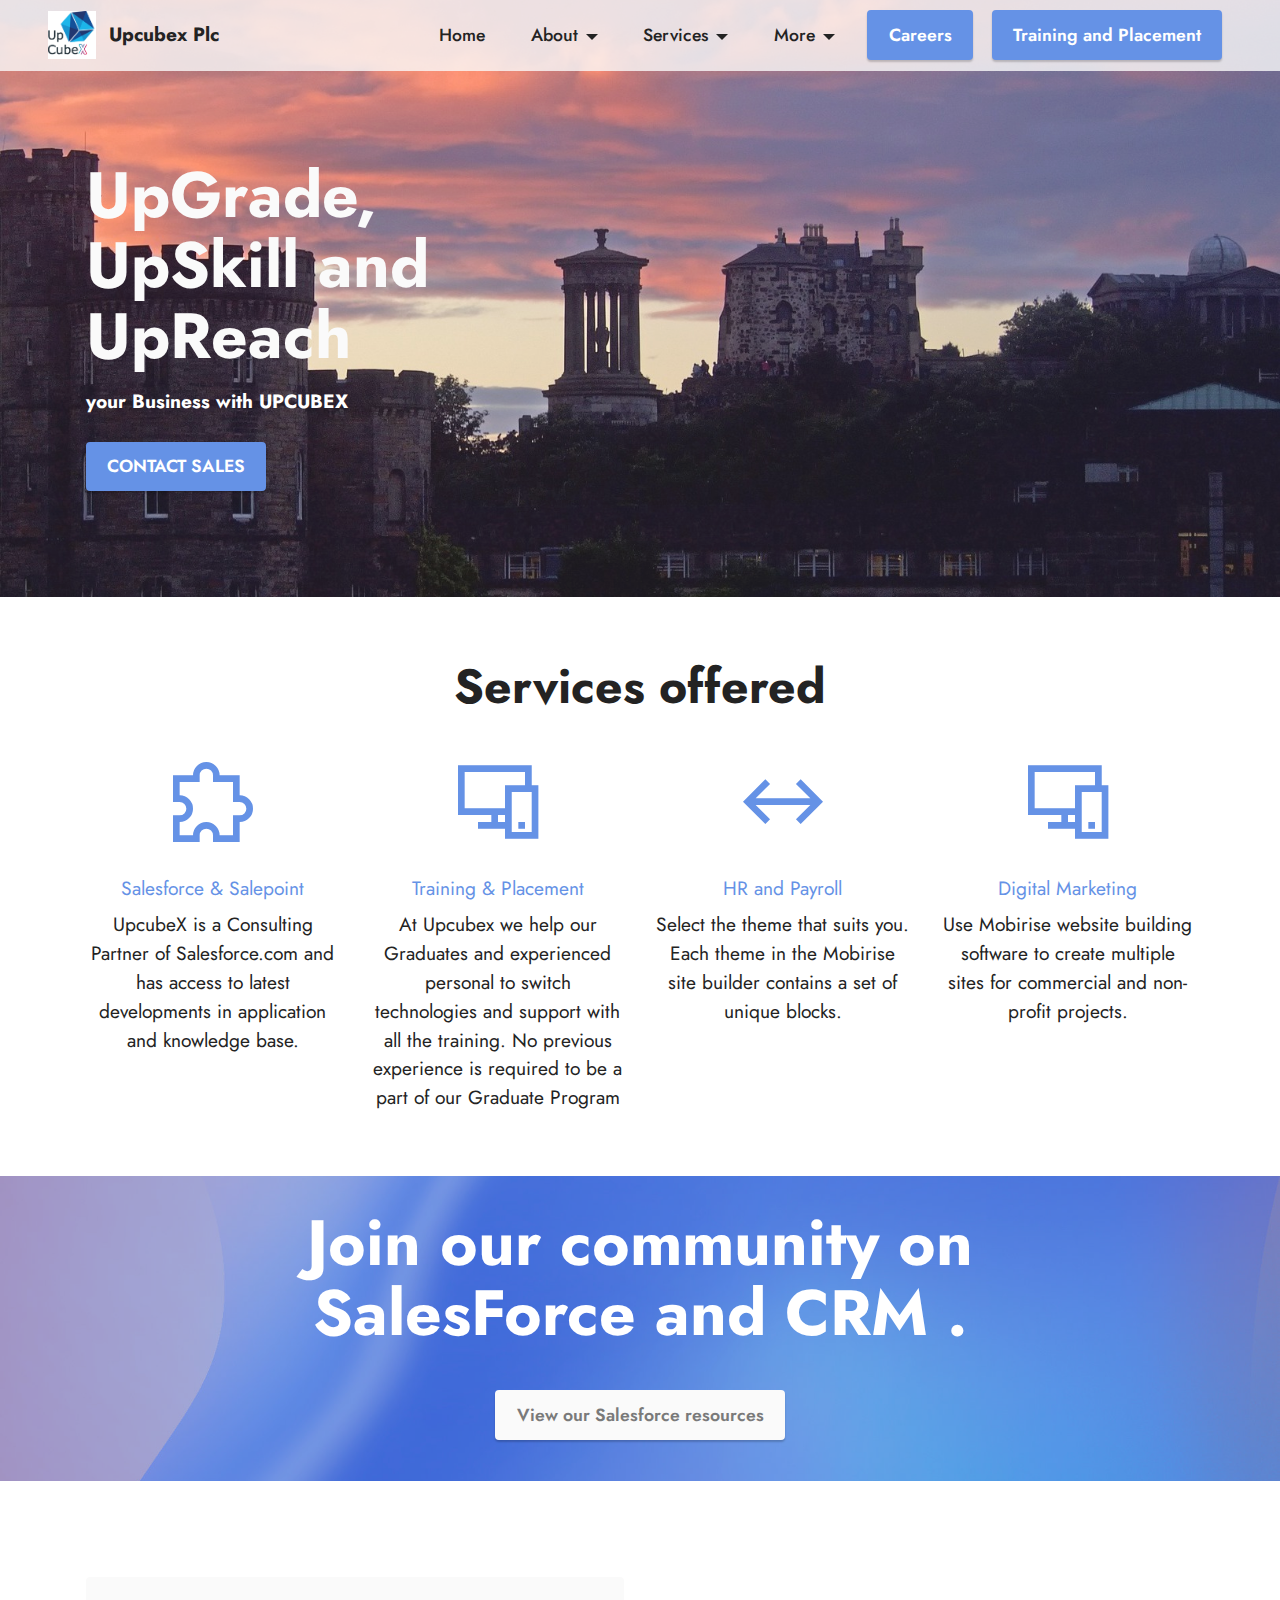
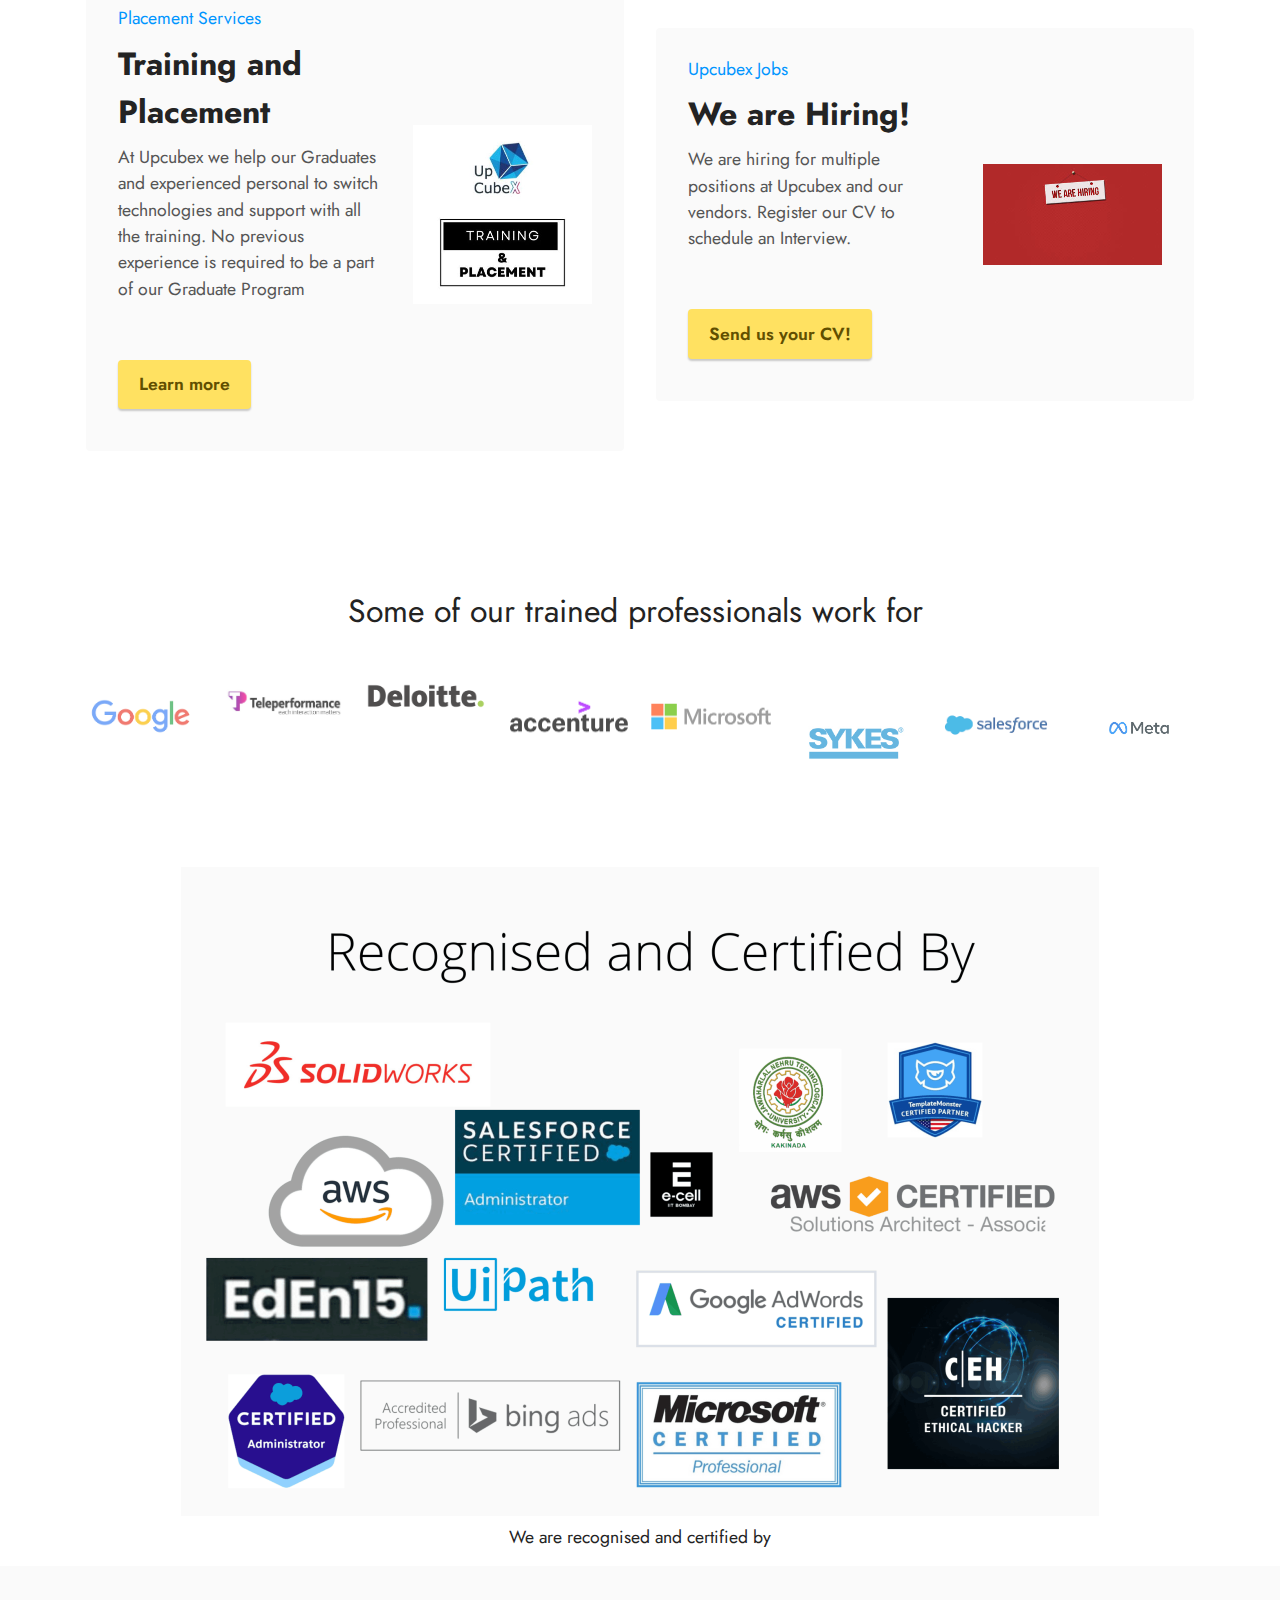
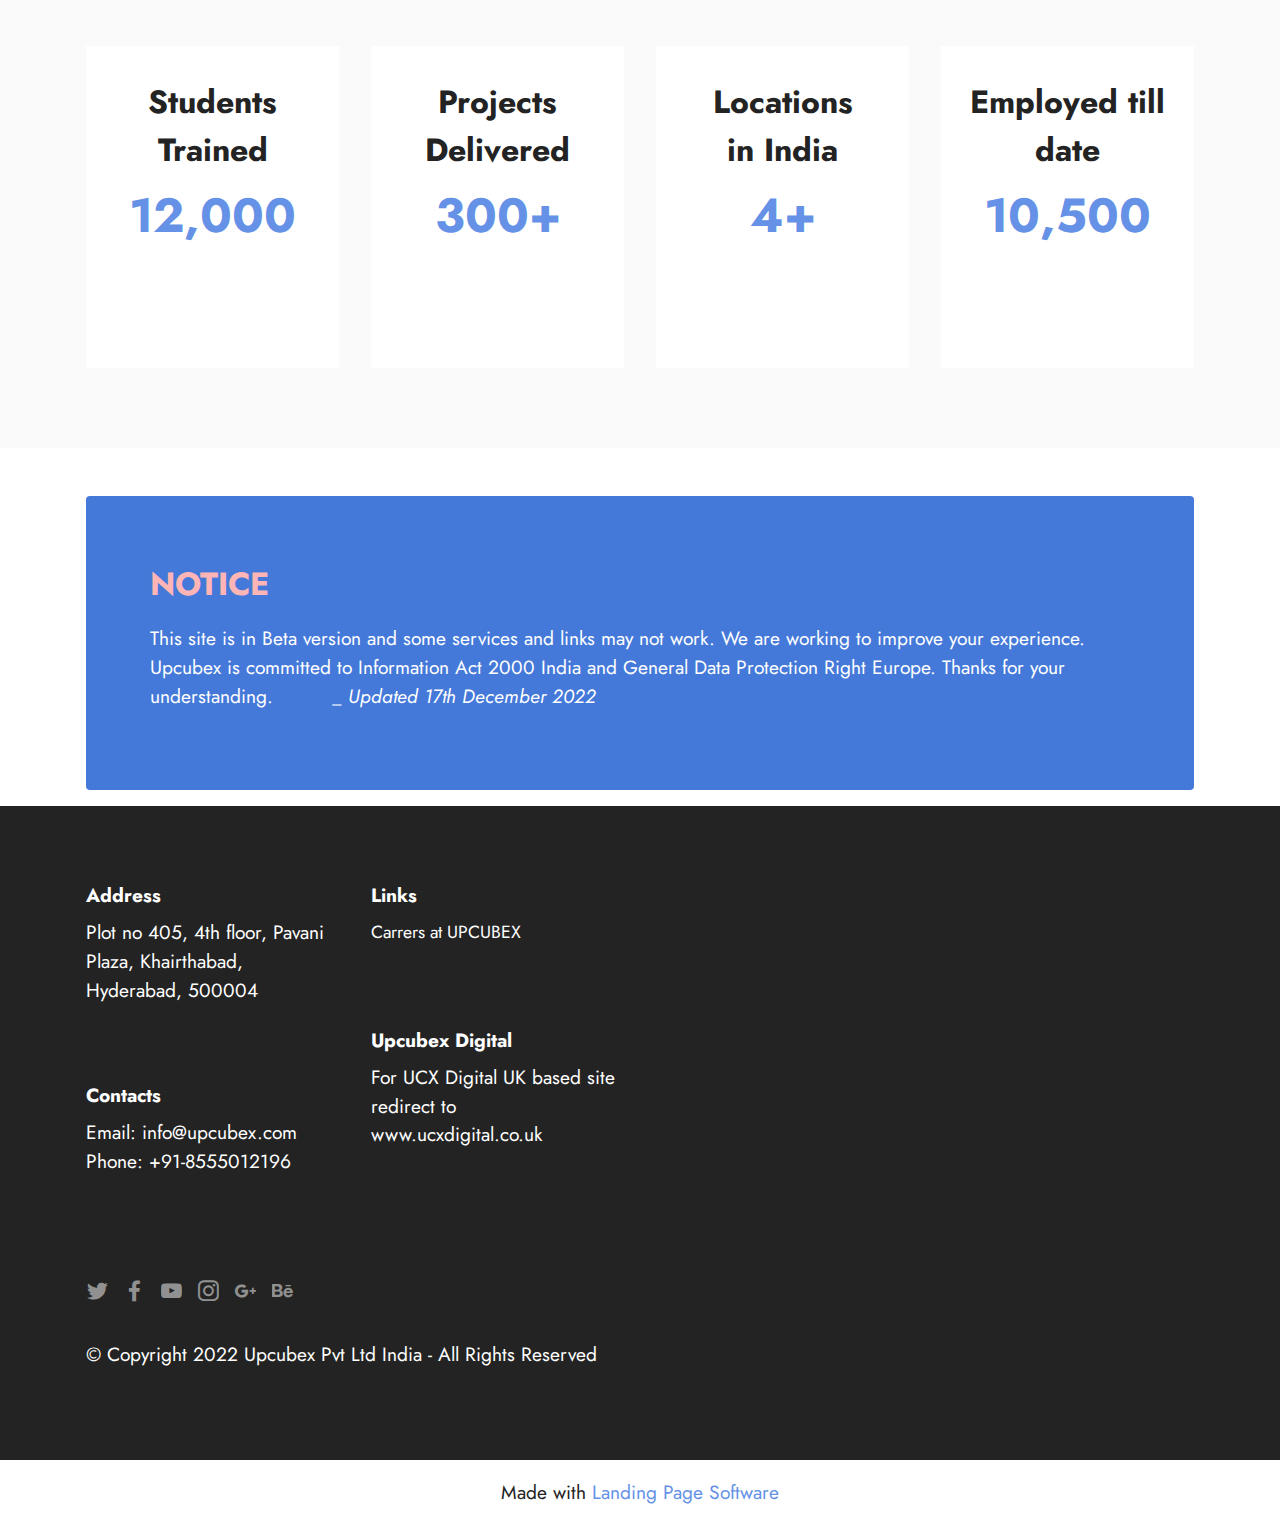
<file: home.html>
<!DOCTYPE html>
<html  >
<head>
  <!-- Site made with Mobirise Website Builder v5.7.0, https://mobirise.com -->
  <meta charset="UTF-8">
  <meta http-equiv="X-UA-Compatible" content="IE=edge">
  <meta name="generator" content="Mobirise v5.7.0, mobirise.com">
  <meta name="viewport" content="width=device-width, initial-scale=1, minimum-scale=1">
  <link rel="shortcut icon" href="assets/images/download.png" type="image/x-icon">
  <meta name="description" content="Welcome to Upcubex">
  
  
  <title>Home</title>
  <link rel="stylesheet" href="assets/web/assets/mobirise-icons2/mobirise2.css">
  <link rel="stylesheet" href="assets/bootstrap/css/bootstrap.min.css">
  <link rel="stylesheet" href="assets/bootstrap/css/bootstrap-grid.min.css">
  <link rel="stylesheet" href="assets/bootstrap/css/bootstrap-reboot.min.css">
  <link rel="stylesheet" href="assets/dropdown/css/style.css">
  <link rel="stylesheet" href="assets/socicon/css/styles.css">
  <link rel="stylesheet" href="assets/theme/css/style.css">
  <link rel="preload" href="https://fonts.googleapis.com/css?family=Jost:100,200,300,400,500,600,700,800,900,100i,200i,300i,400i,500i,600i,700i,800i,900i&display=swap" as="style" onload="this.onload=null;this.rel='stylesheet'">
  <noscript><link rel="stylesheet" href="https://fonts.googleapis.com/css?family=Jost:100,200,300,400,500,600,700,800,900,100i,200i,300i,400i,500i,600i,700i,800i,900i&display=swap"></noscript>
  <link rel="preload" as="style" href="assets/mobirise/css/mbr-additional.css"><link rel="stylesheet" href="assets/mobirise/css/mbr-additional.css" type="text/css">

  
  
  
</head>
<body>
  
  <section data-bs-version="5.1" class="menu menu2 cid-sFCw1qGFAI" once="menu" id="menu2-a">
    
    <nav class="navbar navbar-dropdown navbar-expand-lg">
        <div class="container-fluid">
            <div class="navbar-brand">
                <span class="navbar-logo">
                    <a href="index.html">
                        <img src="assets/images/download.png" alt="Upcubex logo" style="height: 3rem;">
                    </a>
                </span>
                <span class="navbar-caption-wrap"><a class="navbar-caption text-black text-primary display-7" href="index.html">Upcubex Plc</a></span>
            </div>
            <button class="navbar-toggler" type="button" data-toggle="collapse" data-bs-toggle="collapse" data-target="#navbarSupportedContent" data-bs-target="#navbarSupportedContent" aria-controls="navbarNavAltMarkup" aria-expanded="false" aria-label="Toggle navigation">
                <div class="hamburger">
                    <span></span>
                    <span></span>
                    <span></span>
                    <span></span>
                </div>
            </button>
            <div class="collapse navbar-collapse" id="navbarSupportedContent">
                <ul class="navbar-nav nav-dropdown" data-app-modern-menu="true"><li class="nav-item"><a class="nav-link link text-black text-primary display-4" href="index.html">Home</a></li>
                    <li class="nav-item dropdown"><a class="nav-link link text-black text-primary dropdown-toggle display-4" href="aboutus.html" data-toggle="dropdown-submenu" data-bs-toggle="dropdown" data-bs-auto-close="outside" aria-expanded="false">About</a><div class="dropdown-menu" aria-labelledby="dropdown-144"><a class="text-black text-primary dropdown-item display-4" href="aboutus.html">About us&nbsp;</a><a class="text-black text-primary dropdown-item display-4" href="contactus.html">Reaching us</a></div></li>
                    <li class="nav-item dropdown"><a class="nav-link link text-black text-primary dropdown-toggle display-4" href="index.html#content4-1q" data-toggle="dropdown-submenu" data-bs-toggle="dropdown" data-bs-auto-close="outside" aria-expanded="false">Services</a><div class="dropdown-menu" aria-labelledby="dropdown-988"><a class="text-black text-primary dropdown-item display-4" href="salesforce.html">SalesForce and SalePoint</a><a class="text-black text-primary dropdown-item display-4" href="cloudbasedsolutions.html">Cloud based Solutions</a><a class="text-black text-primary dropdown-item display-4" href="digitalmarketing.html">Digital Marketing&nbsp;</a><a class="text-black text-primary dropdown-item display-4" href="digitalmarketing.html">Digital Ads and Promotions (UK)</a><a class="text-black text-primary dropdown-item display-4" href="trainingandplacement.html">Training and Placement</a><a class="text-black text-primary show dropdown-item display-4" href="hrandpayroll.html">HR and Payroll</a><a class="text-black text-primary show dropdown-item display-4" href="agencyservices.html">Agency Services</a></div>
                    </li><li class="nav-item dropdown"><a class="nav-link link text-black text-primary dropdown-toggle display-4" href="index.html#contacts2-1r" data-toggle="dropdown-submenu" data-bs-toggle="dropdown" data-bs-auto-close="outside" aria-expanded="false">More</a><div class="dropdown-menu" aria-labelledby="dropdown-835"><a class="text-black text-primary dropdown-item display-4" href="index.html#contacts2-1r">News Room</a><a class="text-black text-primary dropdown-item display-4" href="index.html#contacts2-1r">Social Media</a><a class="text-black text-primary dropdown-item display-4" href="index.html#contacts2-1r">Documents</a><a class="text-black text-primary dropdown-item display-4" href="terms.html">Terms of use</a></div></li></ul>
                
                <div class="navbar-buttons mbr-section-btn"><a class="btn btn-primary display-4" href="index.html">Careers</a> <a class="btn btn-primary display-4" href="trainingandplacement.html">Training and Placement</a></div>
            </div>
        </div>
    </nav>
</section>

<section data-bs-version="5.1" class="header1 cid-tqfaX57K8k" id="header1-c">

    

    
    <div class="mbr-overlay" style="opacity: 0.1; background-color: rgb(250, 250, 250);"></div>

    <div class="container">
        <div class="row">
            <div class="col-12 col-lg-5">
                <h1 class="mbr-section-title mbr-fonts-style mb-3 display-1"><strong>UpGrade, UpSkill and UpReach&nbsp;</strong></h1>
                
                <p class="mbr-text mbr-fonts-style display-7"><strong>your Business with UPCUBEX</strong></p>
                <div class="mbr-section-btn mt-3"><a class="btn btn-primary display-4" href="contactus.html">CONTACT SALES</a></div>
            </div>
        </div>
    </div>
</section>

<section data-bs-version="5.1" class="features1 cid-tqfbUxfmvl" id="features1-d">
    

    
    
    <div class="container">
        <div class="row">
            <div class="col-12">
                <h3 class="mbr-section-title mbr-fonts-style align-center mb-0 display-2">
                    <strong>Services offered</strong></h3>
                
            </div>
        </div>
        <div class="row">
            <div class="card col-12 col-md-6 col-lg-3">
                <div class="card-wrapper">
                    <div class="card-box align-center">
                        <div class="iconfont-wrapper">
                            <span class="mbr-iconfont mobi-mbri-extension mobi-mbri"></span>
                        </div>
                        <h5 class="card-title mbr-fonts-style display-7"><strong><a href="salesforce.html" class="text-primary">Salesforce &amp; Salepoint</a></strong></h5>
                        <p class="card-text mbr-fonts-style display-7">UpcubeX is a Consulting Partner of Salesforce.com&nbsp;and has access to latest developments in application and knowledge base.</p>
                    </div>
                </div>
            </div>
            <div class="card col-12 col-md-6 col-lg-3">
                <div class="card-wrapper">
                    <div class="card-box align-center">
                        <div class="iconfont-wrapper">
                            <span class="mbr-iconfont mobi-mbri-responsive-2 mobi-mbri"></span>
                        </div>
                        <h5 class="card-title mbr-fonts-style display-7"><strong><a href="trainingandplacement.html" class="text-primary">Training &amp; Placement</a></strong></h5>
                        <p class="card-text mbr-fonts-style display-7">At Upcubex we help our Graduates and experienced personal to switch technologies and support with all the training.&nbsp;No previous experience is required to be a part of our Graduate Program</p>
                    </div>
                </div>
            </div>
            <div class="card col-12 col-md-6 col-lg-3">
                <div class="card-wrapper">
                    <div class="card-box align-center">
                        <div class="iconfont-wrapper">
                            <span class="mbr-iconfont mobi-mbri-left-right mobi-mbri"></span>
                        </div>
                        <h5 class="card-title mbr-fonts-style display-7"><strong><a href="hrandpayroll.html" class="text-primary">HR and&nbsp;Payroll</a></strong></h5>
                        <p class="card-text mbr-fonts-style display-7">Select the theme that suits you. Each theme in the Mobirise
                            site builder contains a set of unique blocks.</p>
                    </div>
                </div>
            </div>
            <div class="card col-12 col-md-6 col-lg-3">
                <div class="card-wrapper">
                    <div class="card-box align-center">
                        <div class="iconfont-wrapper">
                            <span class="mbr-iconfont mobi-mbri-responsive-2 mobi-mbri"></span>
                        </div>
                        <h5 class="card-title mbr-fonts-style display-7"><strong><a href="digitalmarketing.html" class="text-primary">Digital Marketing</a></strong></h5>
                        <p class="card-text mbr-fonts-style display-7">Use Mobirise website building software to create multiple
                            sites for commercial and non-profit projects.</p>
                    </div>
                </div>
            </div>
        </div>
    </div>
</section>

<section data-bs-version="5.1" class="info1 cid-tqGhZ8o5ir" id="info1-17">
    

    
    <div class="mbr-overlay" style="opacity: 0.5; background-color: rgb(68, 121, 217);"></div>
    <div class="align-center container">
        <div class="row justify-content-center">
            <div class="col-12 col-lg-8">
                <h3 class="mbr-section-title mb-4 mbr-fonts-style display-1">
                    <strong>Join our community on SalesForce and CRM .</strong>
                </h3>
                
                <div class="mbr-section-btn"><a class="btn btn-white display-4" href="salesforce.html">View our Salesforce resources</a></div>
            </div>
        </div>
    </div>
</section>

<section data-bs-version="5.1" class="features4 cid-tqfc5sTq3i" id="features5-e">

    

    
    
    <div class="container">
        <div class="row">
            <div class="col-12 col-lg-6">
                <div class="card-wrapper">
                    <div class="row">
                        <div class="col-12 col-md-7">
                            <div class="text-wrapper">
                                <h6 class="card-subtitle mbr-fonts-style mb-2 display-4">
                                    Placement Services&nbsp;</h6>
                                <h5 class="card-title mbr-fonts-style display-5">
                                    <strong>Training and Placement&nbsp;</strong></h5>
                                <p class="mbr-text mbr-fonts-style mb-5 display-4">At Upcubex we help our Graduates and experienced personal to switch technologies and support with all the training. No previous experience is required to be a part of our Graduate Program</p>
                                <div class="mbr-section-btn"><a href="trainingandplacement.html" class="btn btn-warning display-4">Learn more</a></div>
                            </div>
                        </div>
                        <div class="col-12 col-md-5">
                            <div class="img-wrapper">
                                <img src="assets/images/training-357x357.jpg" alt="Upcubex training and placement">
                            </div>
                        </div>
                    </div>
                </div>
            </div>
            <div class="col-12 col-lg-6">
                <div class="card-wrapper">
                    <div class="row">
                        <div class="col-12 col-md-7">
                            <div class="text-wrapper">
                                <h6 class="card-subtitle mbr-fonts-style mb-2 display-4">
                                    Upcubex Jobs</h6>
                                <h5 class="card-title mbr-fonts-style display-5">
                                    <strong>We are Hiring!&nbsp;</strong></h5>
                                <p class="mbr-text mbr-fonts-style mb-5 display-4">We are hiring for multiple positions at Upcubex and our vendors. Register our CV to schedule an Interview.&nbsp;</p>
                                <div class="mbr-section-btn"><a href="https://form.jotform.com/223545917196364" class="btn btn-warning display-4" target="_blank">Send us your CV!</a></div>
                            </div>
                        </div>
                        <div class="col-12 col-md-5">
                            <div class="img-wrapper">
                                <img src="assets/images/mbr-357x201.jpg" alt="we are hiring at upcubex">
                            </div>
                        </div>
                    </div>
                </div>
            </div>
        </div>
    </div>
</section>

<section data-bs-version="5.1" class="clients1 cid-tqGvQr0txh" id="clients1-1c">
    
    <div class="images-container container">
        <div class="mbr-section-head">
            
            <h4 class="mbr-section-subtitle mbr-fonts-style align-center mb-0 mt-2 display-5">Some of our trained professionals work for&nbsp;</h4>
            
        </div>
        <div class="row justify-content-center mt-4">
            <div class="col-md-3 card">
                <img src="assets/images/download-2.png" alt="Google Logo">
            </div>
            <div class="col-md-3 card">
                <img src="assets/images/1-0zodqbeoao-koy4ips5vwg.jpeg" alt="Upcubex trained professionals placed into">
            </div>
            <div class="col-md-3 card">
                <img src="assets/images/1200px-deloitte.svg.png" alt="Upcubex trained professionals placed into">
            </div>
            <div class="col-md-3 card">
                <img src="assets/images/accenture-logo.png" alt="Upcubex trained professionals placed into">
            </div>
            <div class="col-md-3 card">
                <img src="assets/images/microsoft-logo.png" alt="Upcubex trained professionals placed into">
            </div>
            <div class="col-md-3 card">
                <img src="assets/images/5b6445f98d0481016bc7ffdc08f97554.jpeg" alt="Upcubex trained professionals placed into">
            </div>
            <div class="col-md-3 card">
                <img src="assets/images/download-1.png" alt="Upcubex trained professionals placed into">
            </div>
            <div class="col-md-3 card">
                <img src="assets/images/meta-logo.jpeg" alt="Upcubex trained professionals placed into">
            </div>
        </div>
    </div>
</section>

<section data-bs-version="5.1" class="image3 cid-tqGvVRAEtg" id="image3-1d">
    

    
    

    <div class="container">
        <div class="row justify-content-center">
            <div class="col-12 col-lg-10">
                <div class="image-wrapper">
                    <img src="assets/images/recognised-and-certified-by-1836x1298.png" alt="Upcubex">
                    <p class="mbr-description mbr-fonts-style mt-2 align-center display-4">
                        We are recognised and certified by</p>
                </div>
            </div>
        </div>
    </div>
</section>

<section data-bs-version="5.1" class="pricing2 cid-tqHPVSZqyH" id="pricing2-1s">
    

    
    
    <div class="container">
        <div class="row justify-content-center">
            <div class="col-12 col-md-6 align-center col-lg-3">
                <div class="plan">
                    <div class="plan-header">
                        <h6 class="plan-title mbr-fonts-style mb-3 display-5">
                            <strong>Students Trained</strong></h6>
                        <div class="plan-price">
                            <p class="price mbr-fonts-style m-0 display-2"><strong>12,000</strong></p>
                            <p class="price-term mbr-fonts-style mb-3 display-7"></p>
                        </div>
                    </div>
                    <div class="plan-body">
                        <div class="plan-list mb-4">
                            <ul class="list-group mbr-fonts-style list-group-flush display-7">
                                <li class="list-group-item"><br></li>
                            </ul>
                        </div>
                        
                    </div>
                </div>
            </div>
            <div class="col-12 col-md-6 align-center col-lg-3">
                <div class="plan">
                    <div class="plan-header">
                        <h6 class="plan-title mbr-fonts-style mb-3 display-5">
                            <strong>Projects Delivered</strong></h6>
                        <div class="plan-price">
                            <p class="price mbr-fonts-style m-0 display-2"><strong>300+</strong></p>
                            <p class="price-term mbr-fonts-style mb-3 display-7"></p>
                        </div>
                    </div>
                    <div class="plan-body">
                        <div class="plan-list mb-4">
                            <ul class="list-group mbr-fonts-style list-group-flush display-7">
                                <li class="list-group-item"><br></li>
                            </ul>
                        </div>
                        
                    </div>
                </div>
            </div>
            <div class="col-12 col-md-6 align-center col-lg-3">
                <div class="plan">
                    <div class="plan-header">
                        <h6 class="plan-title mbr-fonts-style mb-3 display-5"><strong>Locations<br>in India</strong></h6>
                        <div class="plan-price">
                            <p class="price mbr-fonts-style m-0 display-2"><strong>4+</strong></p>
                            <p class="price-term mbr-fonts-style mb-3 display-7"></p>
                        </div>
                    </div>
                    <div class="plan-body">
                        <div class="plan-list mb-4">
                            <ul class="list-group mbr-fonts-style list-group-flush display-7">
                                <li class="list-group-item"><br></li>
                            </ul>
                        </div>
                        
                    </div>
                </div>
            </div>
            <div class="col-12 col-md-6 align-center col-lg-3">
                <div class="plan">
                    <div class="plan-header">
                        <h6 class="plan-title mbr-fonts-style mb-3 display-5">
                            <strong>Employed till date</strong></h6>
                        <div class="plan-price">
                            <p class="price mbr-fonts-style m-0 display-2"><strong>10,500</strong></p>
                            <p class="price-term mbr-fonts-style mb-3 display-7"></p>
                        </div>
                    </div>
                    <div class="plan-body">
                        <div class="plan-list mb-4">
                            <ul class="list-group mbr-fonts-style list-group-flush display-7">
                                <li class="list-group-item"><br></li>
                            </ul>
                        </div>
                        
                    </div>
                </div>
            </div>
        </div>
    </div>
</section>

<section data-bs-version="5.1" class="content15 cid-tqfcqGeSfI" id="content15-g">

    

    
    
    <div class="container">
        <div class="row justify-content-center">
            <div class="card col-md-12 col-lg-12">
                <div class="card-wrapper">
                    <div class="card-box align-left">
                        <h4 class="card-title mbr-fonts-style mbr-white mb-3 display-5">
                            <strong>NOTICE&nbsp;</strong></h4>
                        <p class="mbr-text mbr-fonts-style display-7">This site is in Beta version and some services and links may not work. We are working to improve your experience. Upcubex is committed to Information Act 2000 India and General Data Protection Right Europe. Thanks for your understanding.&nbsp; &nbsp; &nbsp; &nbsp; &nbsp; <em>_ Updated 17th December 2022</em></p>
                        
                    </div>
                </div>
            </div>
        </div>
    </div>
</section>

<section data-bs-version="5.1" class="footer6 cid-tqfe29AboO" once="footers" id="footer6-i">

    

    

    <div class="container">
        <div class="row content mbr-white">
            <div class="col-12 col-md-3 mbr-fonts-style display-7">
                <h5 class="mbr-section-subtitle mbr-fonts-style mb-2 display-7">
                    <strong>Address</strong>
                </h5>
                <p class="mbr-text mbr-fonts-style display-7">Plot no 405,  4th floor, Pavani Plaza, Khairthabad, Hyderabad, 500004</p> <br>
                <h5 class="mbr-section-subtitle mbr-fonts-style mb-2 mt-4 display-7">
                    <strong>Contacts</strong>
                </h5>
                <p class="mbr-text mbr-fonts-style mb-4 display-7">
                    Email: info@upcubex.com<br>
                    Phone: +91-8555012196<br><br></p>
            </div>
            <div class="col-12 col-md-3 mbr-fonts-style display-7">
                <h5 class="mbr-section-subtitle mbr-fonts-style mb-2 display-7">
                    <strong>Links</strong>
                </h5>
                <ul class="list mbr-fonts-style mb-4 display-4">
                    <li class="mbr-text item-wrap">Carrers at UPCUBEX</li>
                    <li class="mbr-text item-wrap"><br></li>
                </ul>
                <h5 class="mbr-section-subtitle mbr-fonts-style mb-2 mt-5 display-7">
                    <strong>Upcubex Digital</strong></h5>
                <p class="mbr-text mbr-fonts-style mb-4 display-7">
                    For UCX Digital UK based site redirect to&nbsp; www.ucxdigital.co.uk</p>
            </div>
            <div class="col-12 col-md-6">
                <div class="google-map"><iframe frameborder="0" style="border:0" src="https://www.google.com/maps/embed/v1/place?key=AIzaSyDk89J4FSunMF33ruMVWJaJht_Ro0kvoXs&amp;q=350 5th Ave, New York, NY 10118" allowfullscreen=""></iframe></div>
            </div>
            <div class="col-md-6">
                <div class="social-list align-left">
                    <div class="soc-item">
                        <a href="https://twitter.com/mobirise" target="_blank">
                            <span class="socicon-twitter socicon mbr-iconfont mbr-iconfont-social"></span>
                        </a>
                    </div>
                    <div class="soc-item">
                        <a href="https://www.facebook.com/pages/Mobirise/1616226671953247" target="_blank">
                            <span class="socicon-facebook socicon mbr-iconfont mbr-iconfont-social"></span>
                        </a>
                    </div>
                    <div class="soc-item">
                        <a href="https://www.youtube.com/c/mobirise" target="_blank">
                            <span class="socicon-youtube socicon mbr-iconfont mbr-iconfont-social"></span>
                        </a>
                    </div>
                    <div class="soc-item">
                        <a href="https://instagram.com/mobirise" target="_blank">
                            <span class="socicon-instagram socicon mbr-iconfont mbr-iconfont-social"></span>
                        </a>
                    </div>
                    <div class="soc-item">
                        <a href="https://plus.google.com/u/0/+Mobirise" target="_blank">
                            <span class="socicon-googleplus socicon mbr-iconfont mbr-iconfont-social"></span>
                        </a>
                    </div>
                    <div class="soc-item">
                        <a href="https://www.behance.net/Mobirise" target="_blank">
                            <span class="socicon-behance socicon mbr-iconfont mbr-iconfont-social"></span>
                        </a>
                    </div>
                </div>
            </div>
        </div>
        <div class="footer-lower">
            <div class="media-container-row">
                <div class="col-sm-12">
                    <hr>
                </div>
            </div>
            <div class="col-sm-12 copyright pl-0">
                <p class="mbr-text mbr-fonts-style mbr-white display-7">
                    © Copyright 2022 Upcubex Pvt Ltd India - All Rights Reserved
                </p>
            </div>
        </div>
    </div>
</section><section class="display-7" style="padding: 0;align-items: center;justify-content: center;flex-wrap: wrap;    align-content: center;display: flex;position: relative;height: 4rem;"><a href="https://mobiri.se/143371" style="flex: 1 1;height: 4rem;position: absolute;width: 100%;z-index: 1;"><img alt="" style="height: 4rem;" src="[data-uri]"></a><p style="margin: 0;text-align: center;" class="display-7">Made with &#8204;</p><a style="z-index:1" href="https://mobirise.com/drag-drop-website-builder.html">Landing Page Software</a></section><script src="assets/bootstrap/js/bootstrap.bundle.min.js"></script>  <script src="assets/smoothscroll/smooth-scroll.js"></script>  <script src="assets/ytplayer/index.js"></script>  <script src="assets/dropdown/js/navbar-dropdown.js"></script>  <script src="assets/theme/js/script.js"></script>  
  
  
</body>
</html>
</file>
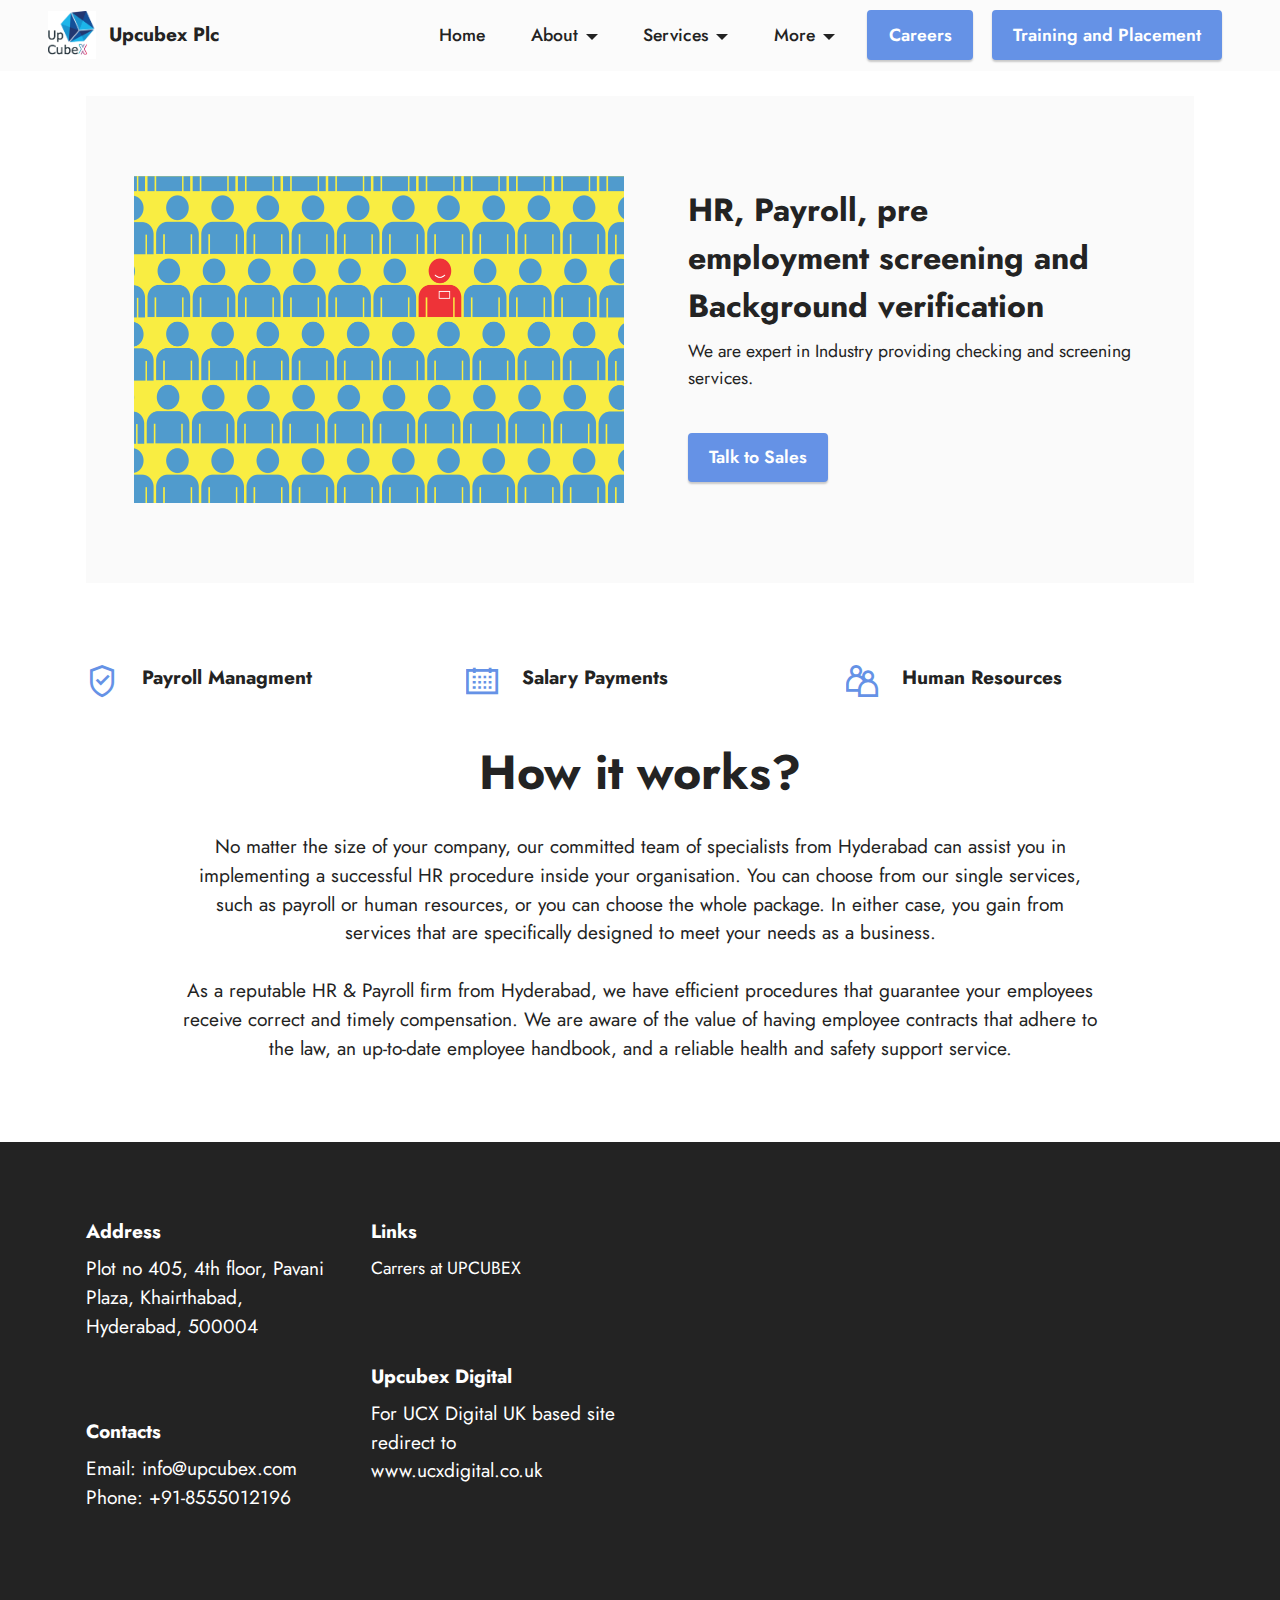
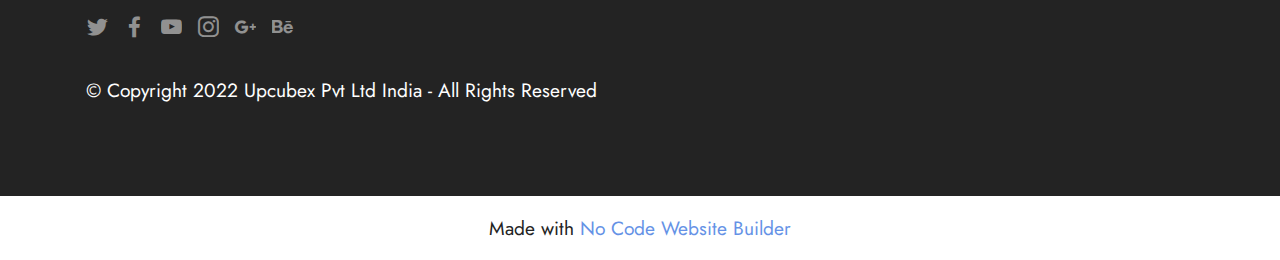
<file: hrandpayroll.html>
<!DOCTYPE html>
<html  >
<head>
  <!-- Site made with Mobirise Website Builder v5.7.0, https://mobirise.com -->
  <meta charset="UTF-8">
  <meta http-equiv="X-UA-Compatible" content="IE=edge">
  <meta name="generator" content="Mobirise v5.7.0, mobirise.com">
  <meta name="viewport" content="width=device-width, initial-scale=1, minimum-scale=1">
  <link rel="shortcut icon" href="assets/images/download.png" type="image/x-icon">
  <meta name="description" content="">
  
  
  <title>Hrandpayroll</title>
  <link rel="stylesheet" href="assets/web/assets/mobirise-icons2/mobirise2.css">
  <link rel="stylesheet" href="assets/bootstrap/css/bootstrap.min.css">
  <link rel="stylesheet" href="assets/bootstrap/css/bootstrap-grid.min.css">
  <link rel="stylesheet" href="assets/bootstrap/css/bootstrap-reboot.min.css">
  <link rel="stylesheet" href="assets/dropdown/css/style.css">
  <link rel="stylesheet" href="assets/socicon/css/styles.css">
  <link rel="stylesheet" href="assets/theme/css/style.css">
  <link rel="preload" href="https://fonts.googleapis.com/css?family=Jost:100,200,300,400,500,600,700,800,900,100i,200i,300i,400i,500i,600i,700i,800i,900i&display=swap" as="style" onload="this.onload=null;this.rel='stylesheet'">
  <noscript><link rel="stylesheet" href="https://fonts.googleapis.com/css?family=Jost:100,200,300,400,500,600,700,800,900,100i,200i,300i,400i,500i,600i,700i,800i,900i&display=swap"></noscript>
  <link rel="preload" as="style" href="assets/mobirise/css/mbr-additional.css"><link rel="stylesheet" href="assets/mobirise/css/mbr-additional.css" type="text/css">

  
  
  
</head>
<body>
  
  <section data-bs-version="5.1" class="menu menu2 cid-sFCw1qGFAI" once="menu" id="menu2-18">
    
    <nav class="navbar navbar-dropdown navbar-expand-lg">
        <div class="container-fluid">
            <div class="navbar-brand">
                <span class="navbar-logo">
                    <a href="index.html">
                        <img src="assets/images/download.png" alt="Upcubex logo" style="height: 3rem;">
                    </a>
                </span>
                <span class="navbar-caption-wrap"><a class="navbar-caption text-black text-primary display-7" href="index.html">Upcubex Plc</a></span>
            </div>
            <button class="navbar-toggler" type="button" data-toggle="collapse" data-bs-toggle="collapse" data-target="#navbarSupportedContent" data-bs-target="#navbarSupportedContent" aria-controls="navbarNavAltMarkup" aria-expanded="false" aria-label="Toggle navigation">
                <div class="hamburger">
                    <span></span>
                    <span></span>
                    <span></span>
                    <span></span>
                </div>
            </button>
            <div class="collapse navbar-collapse" id="navbarSupportedContent">
                <ul class="navbar-nav nav-dropdown" data-app-modern-menu="true"><li class="nav-item"><a class="nav-link link text-black text-primary display-4" href="index.html">Home</a></li>
                    <li class="nav-item dropdown"><a class="nav-link link text-black text-primary dropdown-toggle display-4" href="aboutus.html" data-toggle="dropdown-submenu" data-bs-toggle="dropdown" data-bs-auto-close="outside" aria-expanded="false">About</a><div class="dropdown-menu" aria-labelledby="dropdown-144"><a class="text-black text-primary dropdown-item display-4" href="aboutus.html">About us&nbsp;</a><a class="text-black text-primary dropdown-item display-4" href="contactus.html">Reaching us</a></div></li>
                    <li class="nav-item dropdown"><a class="nav-link link text-black text-primary dropdown-toggle display-4" href="index.html#content4-1q" data-toggle="dropdown-submenu" data-bs-toggle="dropdown" data-bs-auto-close="outside" aria-expanded="false">Services</a><div class="dropdown-menu" aria-labelledby="dropdown-988"><a class="text-black text-primary dropdown-item display-4" href="salesforce.html">SalesForce and SalePoint</a><a class="text-black text-primary dropdown-item display-4" href="cloudbasedsolutions.html">Cloud based Solutions</a><a class="text-black text-primary dropdown-item display-4" href="digitalmarketing.html">Digital Marketing&nbsp;</a><a class="text-black text-primary dropdown-item display-4" href="digitalmarketing.html">Digital Ads and Promotions (UK)</a><a class="text-black text-primary dropdown-item display-4" href="trainingandplacement.html">Training and Placement</a><a class="text-black text-primary show dropdown-item display-4" href="hrandpayroll.html">HR and Payroll</a><a class="text-black text-primary show dropdown-item display-4" href="agencyservices.html">Agency Services</a></div>
                    </li><li class="nav-item dropdown"><a class="nav-link link text-black text-primary dropdown-toggle display-4" href="index.html#contacts2-1r" data-toggle="dropdown-submenu" data-bs-toggle="dropdown" data-bs-auto-close="outside" aria-expanded="false">More</a><div class="dropdown-menu" aria-labelledby="dropdown-835"><a class="text-black text-primary dropdown-item display-4" href="index.html#contacts2-1r">News Room</a><a class="text-black text-primary dropdown-item display-4" href="index.html#contacts2-1r">Social Media</a><a class="text-black text-primary dropdown-item display-4" href="index.html#contacts2-1r">Documents</a><a class="text-black text-primary dropdown-item display-4" href="terms.html">Terms of use</a></div></li></ul>
                
                <div class="navbar-buttons mbr-section-btn"><a class="btn btn-primary display-4" href="index.html">Careers</a> <a class="btn btn-primary display-4" href="trainingandplacement.html">Training and Placement</a></div>
            </div>
        </div>
    </nav>
</section>

<section data-bs-version="5.1" class="features16 cid-tqGoKy6wQw" id="features17-1a">
    

    
    
    <div class="container">
        <div class="content-wrapper">
            <div class="row align-items-center">
                <div class="col-12 col-lg-6">
                    <div class="image-wrapper">
                        <img src="assets/images/mbr-980x653.png" alt="Upcubex">
                    </div>
                </div>
                <div class="col-12 col-lg">
                    <div class="text-wrapper">
                        <h6 class="card-title mbr-fonts-style display-5">
                            <strong>HR, Payroll, pre employment&nbsp;screening and Background verification</strong></h6>
                        <p class="mbr-text mbr-fonts-style mb-4 display-4">We are expert in Industry providing checking and screening services.&nbsp;&nbsp;</p>
                        <div class="mbr-section-btn mt-3"><a class="btn btn-primary display-4" href="tel:+91-8555012195">Talk to Sales</a></div>
                    </div>
                </div>
            </div>
        </div>
    </div>
</section>

<section data-bs-version="5.1" class="features14 cid-tqGAXHJ7Ck" id="features15-1f">

    

    
    
    <div class="container">
        <div class="row justify-content-center">
            <div class="card col-12 col-md-6 col-lg-4">
                <div class="card-wrapper">
                    <span class="mbr-iconfont mobi-mbri-protect mobi-mbri m-auto"></span>
                    <div class="card-box">
                        <h4 class="card-title mbr-fonts-style mb-2 display-7"><strong>Payroll Managment</strong></h4>
                        
                    </div>
                </div>
            </div>
            <div class="card col-12 col-md-6 col-lg-4">
                <div class="card-wrapper">
                    <span class="mbr-iconfont m-auto mobi-mbri-calendar mobi-mbri"></span>
                    <div class="card-box">
                        <h4 class="card-title mbr-fonts-style mb-2 display-7"><strong>Salary Payments</strong></h4>
                        
                    </div>
                </div>
            </div>
            <div class="card col-12 col-md-6 col-lg-4">
                <div class="card-wrapper">
                    <span class="mbr-iconfont m-auto mobi-mbri-users mobi-mbri"></span>
                    <div class="card-box">
                        <h4 class="card-title mbr-fonts-style mb-2 display-7">
                            <strong>Human Resources</strong></h4>
                        
                    </div>

                </div>
            </div>
            
        </div>
    </div>
</section>

<section data-bs-version="5.1" class="content4 cid-tqGA4bZA0n" id="content4-1e">
    

    
    
    <div class="container">
        <div class="row justify-content-center">
            <div class="title col-md-12 col-lg-10">
                <h3 class="mbr-section-title mbr-fonts-style align-center mb-4 display-2">
                    <strong>How it works?</strong></h3>
                <h4 class="mbr-section-subtitle align-center mbr-fonts-style mb-4 display-7">No matter the size of your company, our committed team of specialists from Hyderabad can assist you in implementing a successful HR procedure inside your organisation. You can choose from our single services, such as payroll or human resources, or you can choose the whole package. In either case, you gain from services that are specifically designed to meet your needs as a business.<div><br></div><div>As a reputable HR &amp; Payroll firm from Hyderabad, we have efficient procedures that guarantee your employees receive correct and timely compensation. We are aware of the value of having employee contracts that adhere to the law, an up-to-date employee handbook, and a reliable health and safety support service.</div></h4>
                
            </div>
        </div>
    </div>
</section>

<section data-bs-version="5.1" class="footer6 cid-tqfe29AboO" once="footers" id="footer6-19">

    

    

    <div class="container">
        <div class="row content mbr-white">
            <div class="col-12 col-md-3 mbr-fonts-style display-7">
                <h5 class="mbr-section-subtitle mbr-fonts-style mb-2 display-7">
                    <strong>Address</strong>
                </h5>
                <p class="mbr-text mbr-fonts-style display-7">Plot no 405,  4th floor, Pavani Plaza, Khairthabad, Hyderabad, 500004</p> <br>
                <h5 class="mbr-section-subtitle mbr-fonts-style mb-2 mt-4 display-7">
                    <strong>Contacts</strong>
                </h5>
                <p class="mbr-text mbr-fonts-style mb-4 display-7">
                    Email: info@upcubex.com<br>
                    Phone: +91-8555012196<br><br></p>
            </div>
            <div class="col-12 col-md-3 mbr-fonts-style display-7">
                <h5 class="mbr-section-subtitle mbr-fonts-style mb-2 display-7">
                    <strong>Links</strong>
                </h5>
                <ul class="list mbr-fonts-style mb-4 display-4">
                    <li class="mbr-text item-wrap">Carrers at UPCUBEX</li>
                    <li class="mbr-text item-wrap"><br></li>
                </ul>
                <h5 class="mbr-section-subtitle mbr-fonts-style mb-2 mt-5 display-7">
                    <strong>Upcubex Digital</strong></h5>
                <p class="mbr-text mbr-fonts-style mb-4 display-7">
                    For UCX Digital UK based site redirect to&nbsp; www.ucxdigital.co.uk</p>
            </div>
            <div class="col-12 col-md-6">
                <div class="google-map"><iframe frameborder="0" style="border:0" src="https://www.google.com/maps/embed/v1/place?key=AIzaSyDk89J4FSunMF33ruMVWJaJht_Ro0kvoXs&amp;q=350 5th Ave, New York, NY 10118" allowfullscreen=""></iframe></div>
            </div>
            <div class="col-md-6">
                <div class="social-list align-left">
                    <div class="soc-item">
                        <a href="https://twitter.com/mobirise" target="_blank">
                            <span class="socicon-twitter socicon mbr-iconfont mbr-iconfont-social"></span>
                        </a>
                    </div>
                    <div class="soc-item">
                        <a href="https://www.facebook.com/pages/Mobirise/1616226671953247" target="_blank">
                            <span class="socicon-facebook socicon mbr-iconfont mbr-iconfont-social"></span>
                        </a>
                    </div>
                    <div class="soc-item">
                        <a href="https://www.youtube.com/c/mobirise" target="_blank">
                            <span class="socicon-youtube socicon mbr-iconfont mbr-iconfont-social"></span>
                        </a>
                    </div>
                    <div class="soc-item">
                        <a href="https://instagram.com/mobirise" target="_blank">
                            <span class="socicon-instagram socicon mbr-iconfont mbr-iconfont-social"></span>
                        </a>
                    </div>
                    <div class="soc-item">
                        <a href="https://plus.google.com/u/0/+Mobirise" target="_blank">
                            <span class="socicon-googleplus socicon mbr-iconfont mbr-iconfont-social"></span>
                        </a>
                    </div>
                    <div class="soc-item">
                        <a href="https://www.behance.net/Mobirise" target="_blank">
                            <span class="socicon-behance socicon mbr-iconfont mbr-iconfont-social"></span>
                        </a>
                    </div>
                </div>
            </div>
        </div>
        <div class="footer-lower">
            <div class="media-container-row">
                <div class="col-sm-12">
                    <hr>
                </div>
            </div>
            <div class="col-sm-12 copyright pl-0">
                <p class="mbr-text mbr-fonts-style mbr-white display-7">
                    © Copyright 2022 Upcubex Pvt Ltd India - All Rights Reserved
                </p>
            </div>
        </div>
    </div>
</section><section class="display-7" style="padding: 0;align-items: center;justify-content: center;flex-wrap: wrap;    align-content: center;display: flex;position: relative;height: 4rem;"><a href="https://mobiri.se/143371" style="flex: 1 1;height: 4rem;position: absolute;width: 100%;z-index: 1;"><img alt="" style="height: 4rem;" src="[data-uri]"></a><p style="margin: 0;text-align: center;" class="display-7">Made with &#8204;</p><a style="z-index:1" href="https://mobirise.com/builder/html-code-generator.html">No Code Website Builder</a></section><script src="assets/bootstrap/js/bootstrap.bundle.min.js"></script>  <script src="assets/smoothscroll/smooth-scroll.js"></script>  <script src="assets/ytplayer/index.js"></script>  <script src="assets/dropdown/js/navbar-dropdown.js"></script>  <script src="assets/theme/js/script.js"></script>  
  
  
</body>
</html>
</file>
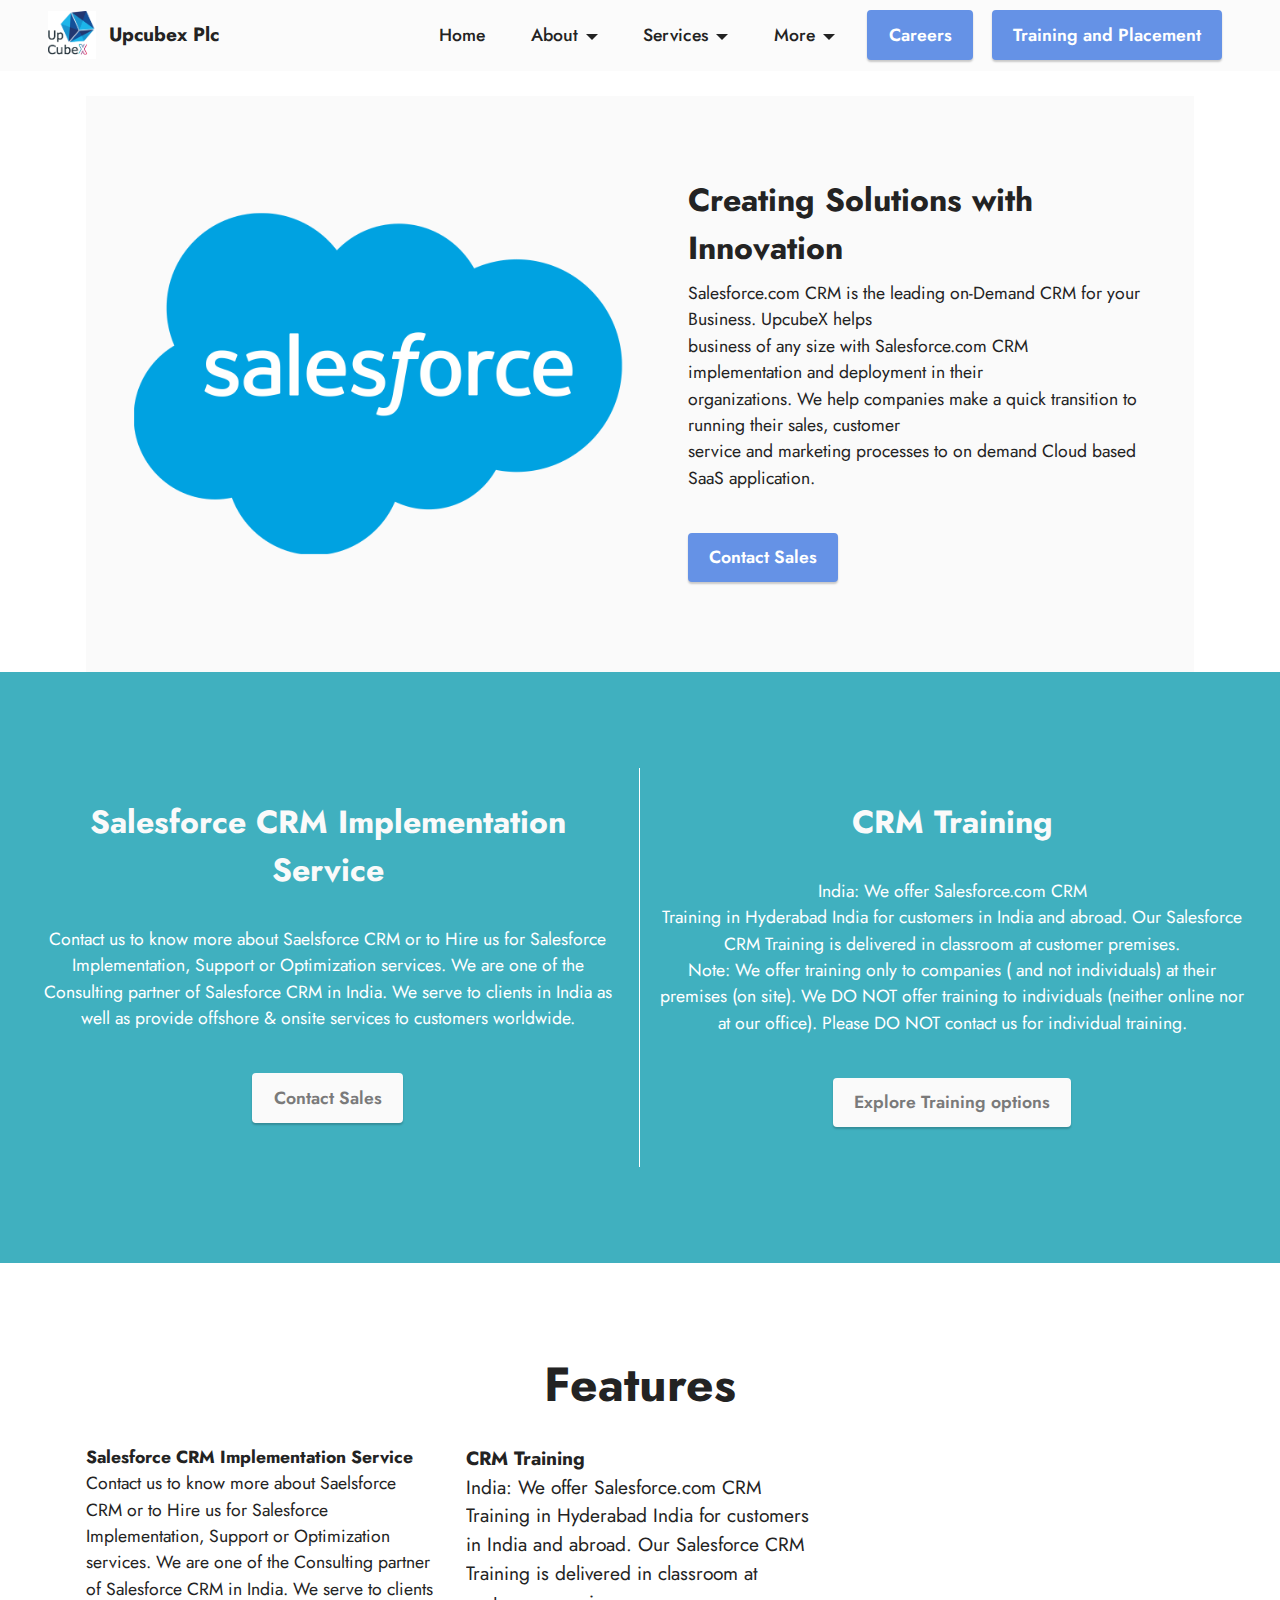
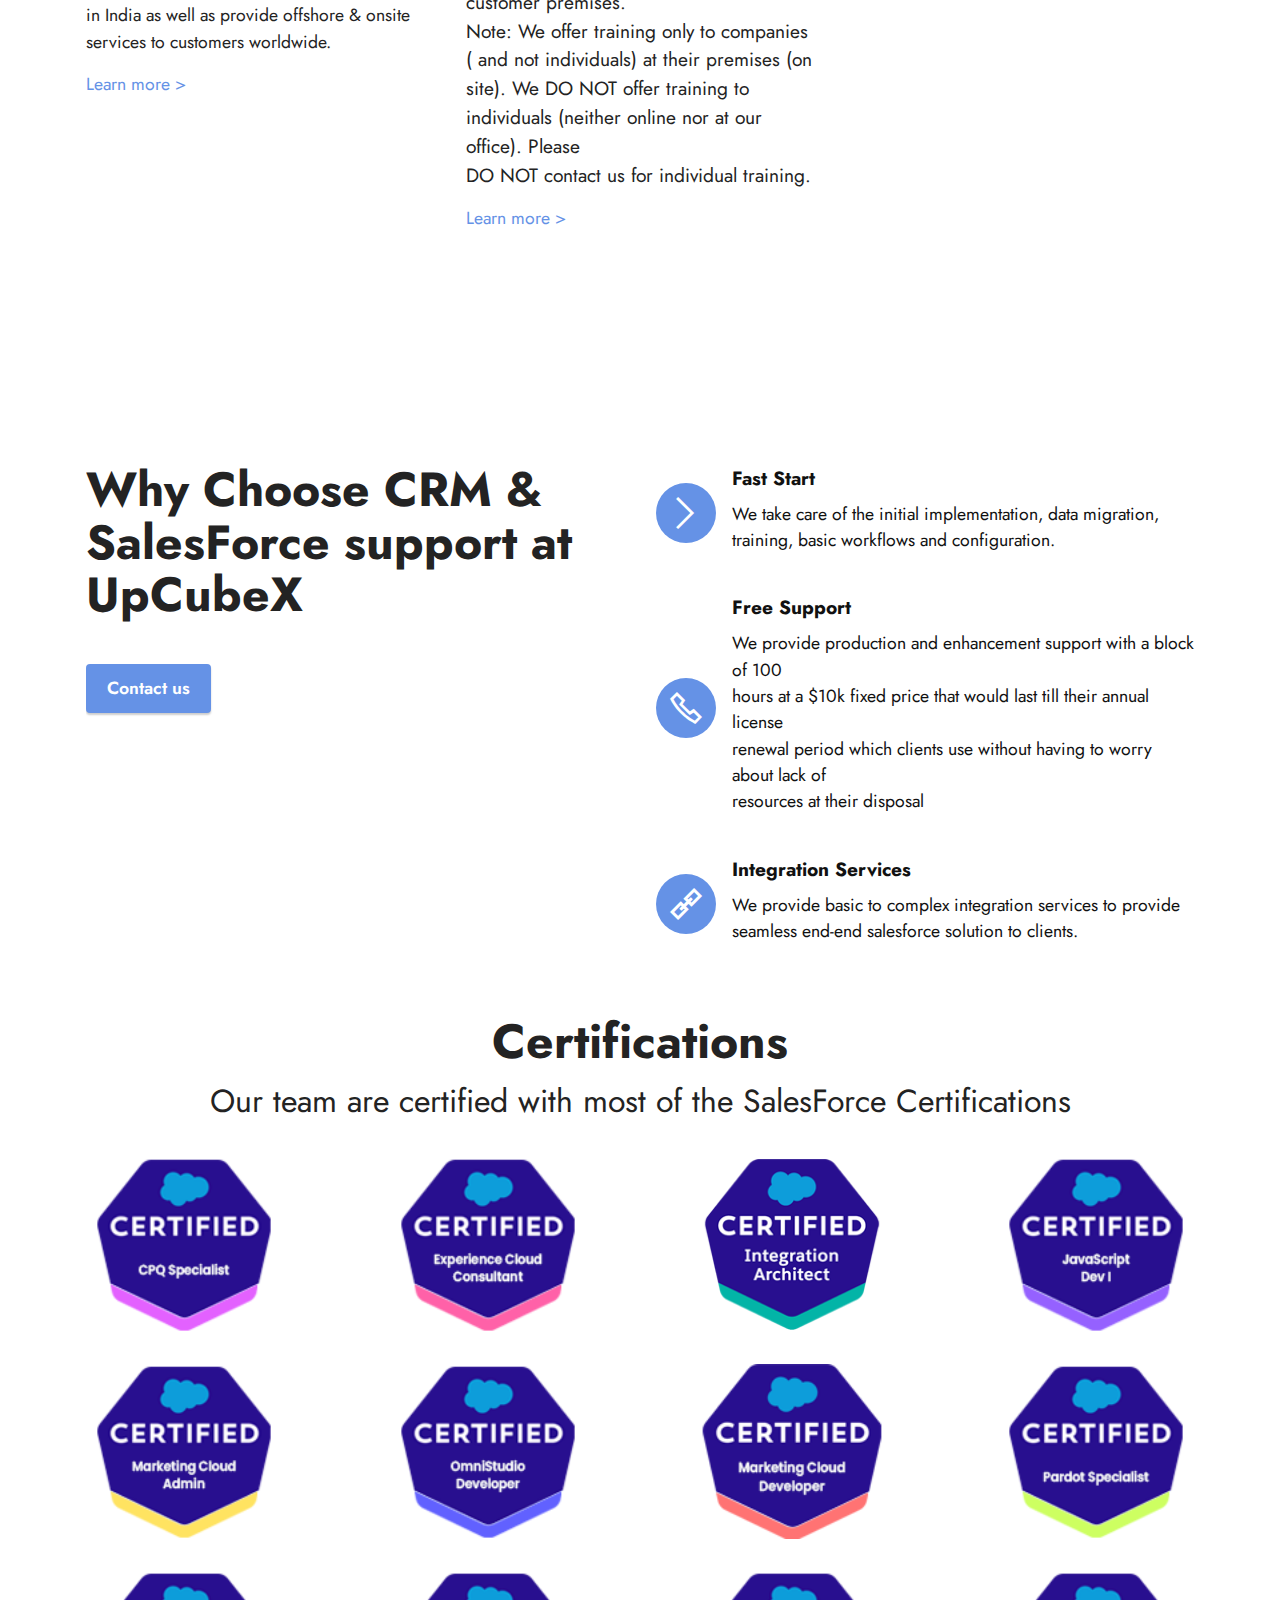
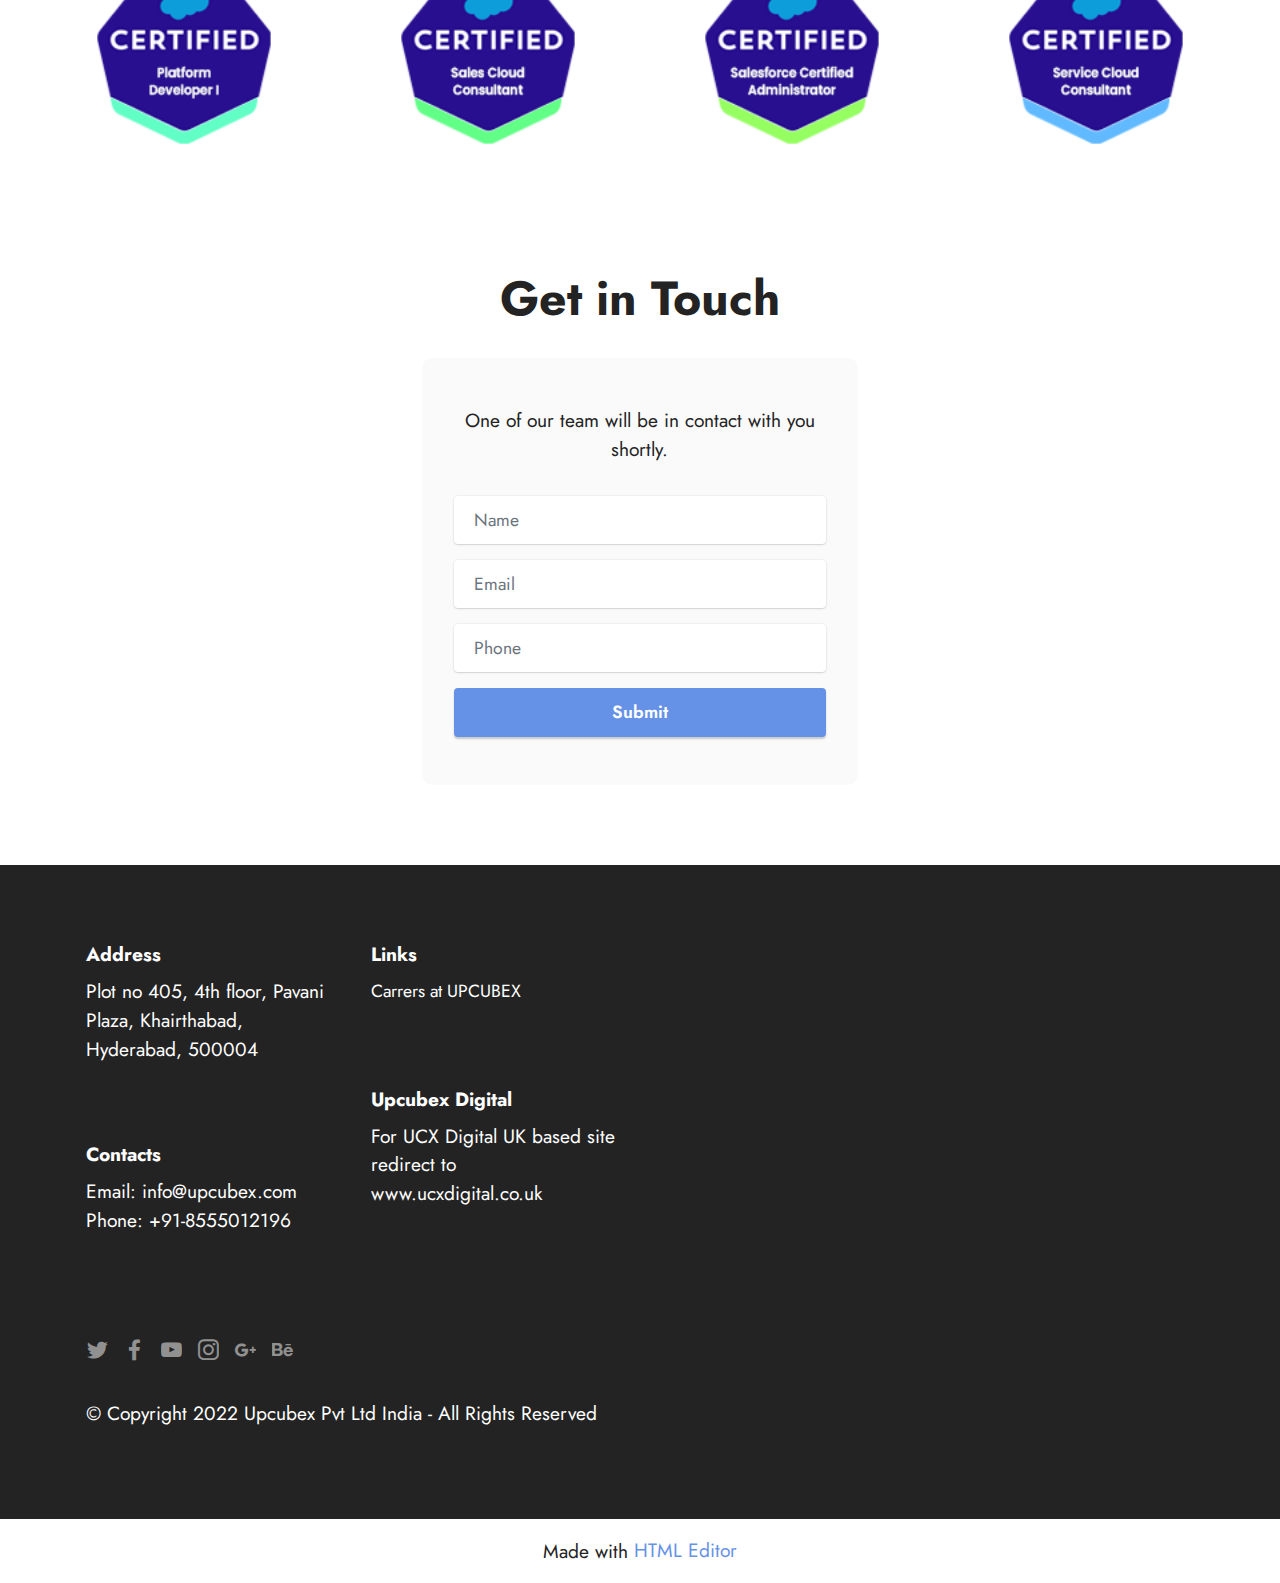
<file: salesforce.html>
<!DOCTYPE html>
<html  >
<head>
  <!-- Site made with Mobirise Website Builder v5.7.0, https://mobirise.com -->
  <meta charset="UTF-8">
  <meta http-equiv="X-UA-Compatible" content="IE=edge">
  <meta name="generator" content="Mobirise v5.7.0, mobirise.com">
  <meta name="viewport" content="width=device-width, initial-scale=1, minimum-scale=1">
  <link rel="shortcut icon" href="assets/images/download.png" type="image/x-icon">
  <meta name="description" content="">
  
  
  <title>salesforce</title>
  <link rel="stylesheet" href="assets/web/assets/mobirise-icons2/mobirise2.css">
  <link rel="stylesheet" href="assets/bootstrap/css/bootstrap.min.css">
  <link rel="stylesheet" href="assets/bootstrap/css/bootstrap-grid.min.css">
  <link rel="stylesheet" href="assets/bootstrap/css/bootstrap-reboot.min.css">
  <link rel="stylesheet" href="assets/dropdown/css/style.css">
  <link rel="stylesheet" href="assets/socicon/css/styles.css">
  <link rel="stylesheet" href="assets/theme/css/style.css">
  <link rel="preload" href="https://fonts.googleapis.com/css?family=Jost:100,200,300,400,500,600,700,800,900,100i,200i,300i,400i,500i,600i,700i,800i,900i&display=swap" as="style" onload="this.onload=null;this.rel='stylesheet'">
  <noscript><link rel="stylesheet" href="https://fonts.googleapis.com/css?family=Jost:100,200,300,400,500,600,700,800,900,100i,200i,300i,400i,500i,600i,700i,800i,900i&display=swap"></noscript>
  <link rel="preload" as="style" href="assets/mobirise/css/mbr-additional.css"><link rel="stylesheet" href="assets/mobirise/css/mbr-additional.css" type="text/css">

  
  
  
</head>
<body>
  
  <section data-bs-version="5.1" class="menu menu2 cid-sFCw1qGFAI" once="menu" id="menu2-l">
    
    <nav class="navbar navbar-dropdown navbar-expand-lg">
        <div class="container-fluid">
            <div class="navbar-brand">
                <span class="navbar-logo">
                    <a href="index.html">
                        <img src="assets/images/download.png" alt="Upcubex logo" style="height: 3rem;">
                    </a>
                </span>
                <span class="navbar-caption-wrap"><a class="navbar-caption text-black text-primary display-7" href="index.html">Upcubex Plc</a></span>
            </div>
            <button class="navbar-toggler" type="button" data-toggle="collapse" data-bs-toggle="collapse" data-target="#navbarSupportedContent" data-bs-target="#navbarSupportedContent" aria-controls="navbarNavAltMarkup" aria-expanded="false" aria-label="Toggle navigation">
                <div class="hamburger">
                    <span></span>
                    <span></span>
                    <span></span>
                    <span></span>
                </div>
            </button>
            <div class="collapse navbar-collapse" id="navbarSupportedContent">
                <ul class="navbar-nav nav-dropdown" data-app-modern-menu="true"><li class="nav-item"><a class="nav-link link text-black text-primary display-4" href="index.html">Home</a></li>
                    <li class="nav-item dropdown"><a class="nav-link link text-black text-primary dropdown-toggle display-4" href="aboutus.html" data-toggle="dropdown-submenu" data-bs-toggle="dropdown" data-bs-auto-close="outside" aria-expanded="false">About</a><div class="dropdown-menu" aria-labelledby="dropdown-144"><a class="text-black text-primary dropdown-item display-4" href="aboutus.html">About us&nbsp;</a><a class="text-black text-primary dropdown-item display-4" href="contactus.html">Reaching us</a></div></li>
                    <li class="nav-item dropdown"><a class="nav-link link text-black text-primary dropdown-toggle display-4" href="index.html#content4-1q" data-toggle="dropdown-submenu" data-bs-toggle="dropdown" data-bs-auto-close="outside" aria-expanded="false">Services</a><div class="dropdown-menu" aria-labelledby="dropdown-988"><a class="text-black text-primary dropdown-item display-4" href="salesforce.html">SalesForce and SalePoint</a><a class="text-black text-primary dropdown-item display-4" href="cloudbasedsolutions.html">Cloud based Solutions</a><a class="text-black text-primary dropdown-item display-4" href="digitalmarketing.html">Digital Marketing&nbsp;</a><a class="text-black text-primary dropdown-item display-4" href="digitalmarketing.html">Digital Ads and Promotions (UK)</a><a class="text-black text-primary dropdown-item display-4" href="trainingandplacement.html">Training and Placement</a><a class="text-black text-primary show dropdown-item display-4" href="hrandpayroll.html">HR and Payroll</a><a class="text-black text-primary show dropdown-item display-4" href="agencyservices.html">Agency Services</a></div>
                    </li><li class="nav-item dropdown"><a class="nav-link link text-black text-primary dropdown-toggle display-4" href="index.html#contacts2-1r" data-toggle="dropdown-submenu" data-bs-toggle="dropdown" data-bs-auto-close="outside" aria-expanded="false">More</a><div class="dropdown-menu" aria-labelledby="dropdown-835"><a class="text-black text-primary dropdown-item display-4" href="index.html#contacts2-1r">News Room</a><a class="text-black text-primary dropdown-item display-4" href="index.html#contacts2-1r">Social Media</a><a class="text-black text-primary dropdown-item display-4" href="index.html#contacts2-1r">Documents</a><a class="text-black text-primary dropdown-item display-4" href="terms.html">Terms of use</a></div></li></ul>
                
                <div class="navbar-buttons mbr-section-btn"><a class="btn btn-primary display-4" href="index.html">Careers</a> <a class="btn btn-primary display-4" href="trainingandplacement.html">Training and Placement</a></div>
            </div>
        </div>
    </nav>
</section>

<section data-bs-version="5.1" class="features16 cid-tqnfcww43e" id="features17-y">
    

    
    
    <div class="container">
        <div class="content-wrapper">
            <div class="row align-items-center">
                <div class="col-12 col-lg-6">
                    <div class="image-wrapper">
                        <img src="assets/images/salesforce.com-logo.svg.png" alt="salesforce logo">
                    </div>
                </div>
                <div class="col-12 col-lg">
                    <div class="text-wrapper">
                        <h6 class="card-title mbr-fonts-style display-5">
                            <strong>Creating Solutions with Innovation&nbsp;</strong></h6>
                        <p class="mbr-text mbr-fonts-style mb-4 display-4">Salesforce.com CRM is the leading on-Demand CRM for your Business. UpcubeX helps<br>business of any size with&nbsp;Salesforce.com CRM implementation and deployment&nbsp;in their<br>organizations. We help companies make a quick transition to running their sales, customer<br>service and marketing processes to on demand Cloud based SaaS application.&nbsp;<br></p>
                        <div class="mbr-section-btn mt-3"><a class="btn btn-primary display-4" href="contactus.html">Contact Sales</a></div>
                    </div>
                </div>
            </div>
        </div>
    </div>
</section>

<section data-bs-version="5.1" class="info2 cid-tqnhzmhaHJ" id="info2-13">
    

    
    
    <div class="align-center container-fluid">
        <div class="row justify-content-center">
            <div class="card col-12 col-lg-6">
                <div class="wrapper">
                    <h3 class="mbr-section-title mb-4 mbr-fonts-style display-5"><strong>Salesforce CRM Implementation Service</strong></h3>
                    <p class="mbr-text mb-4 mbr-fonts-style display-4">Contact us to know more about Saelsforce CRM or to Hire us for Salesforce Implementation, Support or Optimization services. We are one of the Consulting partner of Salesforce CRM in India. We serve to clients in India as well as provide offshore &amp; onsite services to customers worldwide.</p>
                    <div class="mbr-section-btn"><a class="btn btn-white display-4" href="contactus.html">Contact Sales</a></div>
                </div>
            </div>
            <div class="col-12 col-lg-6">
                <div class="wrapper">
                    <h3 class="mbr-section-title mbr-fonts-style mb-4 display-5">
                        <strong>CRM Training</strong></h3>
                    <p class="mbr-text mbr-fonts-style mb-4 display-4">India: We offer Salesforce.com CRM<br>Training in Hyderabad India for customers in India and abroad. Our Salesforce CRM Training is delivered in classroom at customer premises. <br>Note: We offer training only to companies ( and not individuals) at their premises (on site). We DO NOT offer training to individuals (neither online nor at our office). Please DO NOT contact us for individual training.</p>
                    <div class="mbr-section-btn"><a class="btn btn-white display-4" href="trainingandplacement.html">Explore Training options</a></div>
                </div>
            </div>
        </div>
    </div>
</section>

<section data-bs-version="5.1" class="features17 cid-tqnfSDcTD9" id="features18-z">

    

    
    
    <div class="container">
        <div class="mbr-section-head">
            <div class="col-12">
                <h4 class="mbr-section-title mbr-fonts-style align-center mb-0 display-2">
                    <strong>Features</strong>
                </h4>
                
            </div>
        </div>
        <div class="row mt-4">
            <div class="col-12 col-md-6 col-lg-4">
                <div class="card-wrapper mb-4">
                    <div class="card-box align-left">
                        
                        <p class="mbr-text mbr-fonts-style mb-3 display-4"><strong>Salesforce CRM Implementation Service</strong><br>Contact us to know more about Saelsforce CRM or to&nbsp;Hire us for Salesforce<br>Implementation, Support or Optimization services. We are one of the Consulting partner<br>of Salesforce CRM in India. We serve to clients in India as well as provide offshore &amp; onsite services to customers worldwide.<br></p><div class="link-wrap">
                                <h6 class="link mbr-fonts-style align-left display-4">
                                    <a class="text-primary" href="#">Learn more &gt;</a>
                                </h6>
                            </div>
                    </div>
                </div>
            </div>
            <div class="col-12 col-md-6 col-lg-4">
                <div class="card-wrapper mb-4">
                    <div class="card-box align-left">
                        
                        <p class="mbr-text mbr-fonts-style mb-3 display-7"><strong>CRM Training<br></strong>India:&nbsp;We offer Salesforce.com CRM<br>Training in Hyderabad India for customers in India and abroad. Our Salesforce CRM<br>Training is delivered in classroom at customer premises.&nbsp;<br>Note: We offer training only to companies ( and not individuals) at their premises (on<br>site).&nbsp;We DO&nbsp;NOT offer training to individuals (neither online nor at our office). Please<br>DO NOT contact us for individual training.<br></p><div class="link-wrap">
                                <h6 class="link mbr-fonts-style align-left display-4">
                                    <a class="text-primary" href="#">Learn more &gt;</a>
                                </h6>
                            </div>
                    </div>
                </div>
            </div>
            <div class="col-12 col-md-6 col-lg-4">
                <div class="card-wrapper mb-4">
                    <div class="card-box align-left">
                        
                        <p class="mbr-text mbr-fonts-style mb-3 display-7"></p><div class="link-wrap">
                                <h6 class="link mbr-fonts-style align-left display-4"></h6>
                            </div>
                    </div>
                </div>
            </div>
            
        </div>
    </div>
</section>

<section data-bs-version="5.1" class="features12 cid-tqni3VCFsB" id="features13-14">

    

    
    
    <div class="container">
        <div class="row justify-content-center">
            <div class="col-12 col-lg-6">
                <div class="card-wrapper">
                    <div class="card-box align-left">
                        <h4 class="card-title mbr-fonts-style mb-4 display-2">
                            <strong>Why Choose CRM &amp; SalesForce support at&nbsp;<br>UpCubeX</strong></h4>
                        <p class="mbr-text mbr-fonts-style mb-4 display-7"></p>
                        <div class="mbr-section-btn"><a class="btn btn-primary display-4" href="tel:+91-8555012195">Contact us</a></div>
                    </div>
                </div>
            </div>
            <div class="col-12 col-lg-6">
                <div class="item mbr-flex">
                    <div class="icon-box">
                        <span class="mbr-iconfont mobi-mbri-arrow-next mobi-mbri"></span>
                    </div>
                    <div class="text-box">
                        <h4 class="icon-title mbr-black mbr-fonts-style display-7">
                            <strong>Fast Start</strong></h4>
                        <h5 class="icon-text mbr-black mbr-fonts-style display-4">We take care of the initial implementation, data migration, training, basic workflows and configuration.</h5>
                    </div>
                </div>
                <div class="item mbr-flex">
                    <div class="icon-box">
                        <span class="mbr-iconfont mobi-mbri-phone mobi-mbri"></span>
                    </div>
                    <div class="text-box">
                        <h4 class="icon-title mbr-black mbr-fonts-style display-7">
                            <strong>Free Support</strong></h4>
                        <h5 class="icon-text mbr-black mbr-fonts-style display-4">We provide production and enhancement support with a block of 100<div>hours at a $10k fixed price that would last till their annual license</div><div>renewal period which clients use without having to worry about lack of</div><div>resources at their disposal</div></h5>
                    </div>
                </div>
                <div class="item mbr-flex">
                    <div class="icon-box">
                        <span class="mbr-iconfont mobi-mbri-link mobi-mbri"></span>
                    </div>
                    <div class="text-box">
                        <h4 class="icon-title mbr-black mbr-fonts-style display-7">
                            <strong>Integration Services</strong></h4>
                        <h5 class="icon-text mbr-black mbr-fonts-style display-4">We provide basic to complex integration services to provide seamless end-end salesforce solution to clients.</h5>
                    </div>
                </div>
            </div>
        </div>
    </div>
</section>

<section data-bs-version="5.1" class="gallery6 mbr-gallery cid-tqnfX8A88s" id="gallery6-10">
    

    
    

    <div class="container-fluid">
        <div class="mbr-section-head">
            <h3 class="mbr-section-title mbr-fonts-style align-center m-0 display-2"><strong>Certifications</strong></h3>
            <h4 class="mbr-section-subtitle mbr-fonts-style align-center mb-0 mt-2 display-5">Our team are certified with most of the SalesForce Certifications</h4>
        </div>
        <div class="row mbr-gallery mt-4">
            <div class="col-12 col-md-6 col-lg-3 item gallery-image">
                <div class="item-wrapper" data-toggle="modal" data-bs-toggle="modal" data-target="#tqKCVQZf9D-modal" data-bs-target="#tqKCVQZf9D-modal">
                    <img class="w-100" src="assets/images/cpq-specialist-ce.png" alt="Certifications our team have at upcubex" data-slide-to="0" data-bs-slide-to="0" data-target="#lb-tqKCVQZf9D" data-bs-target="#lb-tqKCVQZf9D">
                    <div class="icon-wrapper">
                        <span class="mobi-mbri mobi-mbri-search mbr-iconfont mbr-iconfont-btn"></span>
                    </div>
                </div>
                
            </div>
            <div class="col-12 col-md-6 col-lg-3 item gallery-image">
                <div class="item-wrapper" data-toggle="modal" data-bs-toggle="modal" data-target="#tqKCVQZf9D-modal" data-bs-target="#tqKCVQZf9D-modal">
                    <img class="w-100" src="assets/images/experience-cloud-consultant-ce.png" alt="Certifications our team have at upcubex" data-slide-to="1" data-bs-slide-to="1" data-target="#lb-tqKCVQZf9D" data-bs-target="#lb-tqKCVQZf9D">
                    <div class="icon-wrapper">
                        <span class="mobi-mbri mobi-mbri-search mbr-iconfont mbr-iconfont-btn"></span>
                    </div>
                </div>
                
            </div>
            <div class="col-12 col-md-6 col-lg-3 item gallery-image">
                <div class="item-wrapper" data-toggle="modal" data-bs-toggle="modal" data-target="#tqKCVQZf9D-modal" data-bs-target="#tqKCVQZf9D-modal">
                    <img class="w-100" src="assets/images/integration-architect.png" alt="Mobirise Website Builder" data-slide-to="2" data-bs-slide-to="2" data-target="#lb-tqKCVQZf9D" data-bs-target="#lb-tqKCVQZf9D">
                    <div class="icon-wrapper">
                        <span class="mobi-mbri mobi-mbri-search mbr-iconfont mbr-iconfont-btn"></span>
                    </div>
                </div>
                
            </div>
            <div class="col-12 col-md-6 col-lg-3 item gallery-image">
                <div class="item-wrapper" data-toggle="modal" data-bs-toggle="modal" data-target="#tqKCVQZf9D-modal" data-bs-target="#tqKCVQZf9D-modal">
                    <img class="w-100" src="assets/images/javascript-dev-i-ce.png" alt="Certifications our team have at upcubex" data-slide-to="3" data-bs-slide-to="3" data-target="#lb-tqKCVQZf9D" data-bs-target="#lb-tqKCVQZf9D">
                    <div class="icon-wrapper">
                        <span class="mobi-mbri mobi-mbri-search mbr-iconfont mbr-iconfont-btn"></span>
                    </div>
                </div>
                
            </div>
        </div>

        <div class="modal mbr-slider" tabindex="-1" role="dialog" aria-hidden="true" id="tqKCVQZf9D-modal">
            <div class="modal-dialog" role="document">
                <div class="modal-content">
                    <div class="modal-body">
                        <div class="carousel slide" id="lb-tqKCVQZf9D" data-interval="5000" data-bs-interval="5000">
                            <div class="carousel-inner">
                                <div class="carousel-item active">
                                    <img class="d-block w-100" src="assets/images/cpq-specialist-ce.png" alt="Mobirise Website Builder">
                                </div>
                                <div class="carousel-item">
                                    <img class="d-block w-100" src="assets/images/experience-cloud-consultant-ce.png" alt="Mobirise Website Builder">
                                </div>
                                <div class="carousel-item">
                                    <img class="d-block w-100" src="assets/images/integration-architect.png" alt="Mobirise Website Builder">
                                </div>
                                <div class="carousel-item">
                                    <img class="d-block w-100" src="assets/images/javascript-dev-i-ce.png" alt="Mobirise Website Builder">
                                </div>
                            </div>
                            <ol class="carousel-indicators">
                                <li data-slide-to="0" data-bs-slide-to="0" class="active" data-target="#lb-tqKCVQZf9D" data-bs-target="#lb-tqKCVQZf9D"></li>
                                <li data-slide-to="1" data-bs-slide-to="1" data-target="#lb-tqKCVQZf9D" data-bs-target="#lb-tqKCVQZf9D"></li>
                                <li data-slide-to="2" data-bs-slide-to="2" data-target="#lb-tqKCVQZf9D" data-bs-target="#lb-tqKCVQZf9D"></li>
                                <li data-slide-to="3" data-bs-slide-to="3" data-target="#lb-tqKCVQZf9D" data-bs-target="#lb-tqKCVQZf9D"></li>
                            </ol>
                            <a role="button" href="" class="close" data-dismiss="modal" data-bs-dismiss="modal" aria-label="Close">
                            </a>
                            <a class="carousel-control-prev carousel-control" role="button" data-slide="prev" data-bs-slide="prev" href="#lb-tqKCVQZf9D">
                                <span class="mobi-mbri mobi-mbri-arrow-prev" aria-hidden="true"></span>
                                <span class="sr-only visually-hidden">Previous</span>
                            </a>
                            <a class="carousel-control-next carousel-control" role="button" data-slide="next" data-bs-slide="next" href="#lb-tqKCVQZf9D">
                                <span class="mobi-mbri mobi-mbri-arrow-next" aria-hidden="true"></span>
                                <span class="sr-only visually-hidden">Next</span>
                            </a>
                        </div>
                    </div>
                </div>
            </div>
        </div>
    </div>
</section>

<section data-bs-version="5.1" class="gallery6 mbr-gallery cid-tqngg5IoJK" id="gallery6-11">
    

    
    

    <div class="container-fluid">
        <div class="mbr-section-head">
            <h3 class="mbr-section-title mbr-fonts-style align-center m-0 display-2"></h3>
            
        </div>
        <div class="row mbr-gallery mt-4">
            <div class="col-12 col-md-6 col-lg-3 item gallery-image active">
                <div class="item-wrapper" data-toggle="modal" data-bs-toggle="modal" data-target="#tqKCVRAkUO-modal" data-bs-target="#tqKCVRAkUO-modal">
                    <img class="w-100" src="assets/images/marketing-cloud-admin-ce.png" alt="Certifications our team have at upcubex" data-slide-to="0" data-bs-slide-to="0" data-target="#lb-tqKCVRAkUO" data-bs-target="#lb-tqKCVRAkUO">
                    <div class="icon-wrapper">
                        <span class="mobi-mbri mobi-mbri-search mbr-iconfont mbr-iconfont-btn"></span>
                    </div>
                </div>
                
            </div>
            <div class="col-12 col-md-6 col-lg-3 item gallery-image">
                <div class="item-wrapper" data-toggle="modal" data-bs-toggle="modal" data-target="#tqKCVRAkUO-modal" data-bs-target="#tqKCVRAkUO-modal">
                    <img class="w-100" src="assets/images/omnistudio-developer-ce.png" alt="Certifications our team have at upcubex" data-slide-to="1" data-bs-slide-to="1" data-target="#lb-tqKCVRAkUO" data-bs-target="#lb-tqKCVRAkUO">
                    <div class="icon-wrapper">
                        <span class="mobi-mbri mobi-mbri-search mbr-iconfont mbr-iconfont-btn"></span>
                    </div>
                </div>
                
            </div><div class="col-12 col-md-6 col-lg-3 item gallery-image">
                <div class="item-wrapper" data-toggle="modal" data-bs-toggle="modal" data-target="#tqKCVRAkUO-modal" data-bs-target="#tqKCVRAkUO-modal">
                    <img class="w-100" src="assets/images/marketing-cloud-developer-ce.png" alt="Certifications our team have at upcubex" data-slide-to="2" data-bs-slide-to="2" data-target="#lb-tqKCVRAkUO" data-bs-target="#lb-tqKCVRAkUO">
                    <div class="icon-wrapper">
                        <span class="mobi-mbri mobi-mbri-search mbr-iconfont mbr-iconfont-btn"></span>
                    </div>
                </div>
                
            </div>
            
            <div class="col-12 col-md-6 col-lg-3 item gallery-image">
                <div class="item-wrapper" data-toggle="modal" data-bs-toggle="modal" data-target="#tqKCVRAkUO-modal" data-bs-target="#tqKCVRAkUO-modal">
                    <img class="w-100" src="assets/images/pardot-specialist-ce.png" alt="Certifications our team have at upcubex" data-slide-to="3" data-bs-slide-to="3" data-target="#lb-tqKCVRAkUO" data-bs-target="#lb-tqKCVRAkUO">
                    <div class="icon-wrapper">
                        <span class="mobi-mbri mobi-mbri-search mbr-iconfont mbr-iconfont-btn"></span>
                    </div>
                </div>
                
            </div>
        </div>

        <div class="modal mbr-slider" tabindex="-1" role="dialog" aria-hidden="true" id="tqKCVRAkUO-modal">
            <div class="modal-dialog" role="document">
                <div class="modal-content">
                    <div class="modal-body">
                        <div class="carousel slide" id="lb-tqKCVRAkUO" data-interval="5000" data-bs-interval="5000">
                            <div class="carousel-inner">
                                <div class="carousel-item active">
                                    <img class="d-block w-100" src="assets/images/marketing-cloud-admin-ce.png" alt="Mobirise Website Builder">
                                </div>
                                <div class="carousel-item">
                                    <img class="d-block w-100" src="assets/images/omnistudio-developer-ce.png" alt="Mobirise Website Builder">
                                </div><div class="carousel-item">
                                    <img class="d-block w-100" src="assets/images/marketing-cloud-developer-ce.png" alt="Mobirise Website Builder">
                                </div>
                                
                                <div class="carousel-item">
                                    <img class="d-block w-100" src="assets/images/pardot-specialist-ce.png" alt="Mobirise Website Builder">
                                </div>
                            </div>
                            <ol class="carousel-indicators">
                                <li data-slide-to="0" data-bs-slide-to="0" class="active" data-target="#lb-tqKCVRAkUO" data-bs-target="#lb-tqKCVRAkUO"></li>
                                <li data-slide-to="1" data-bs-slide-to="1" data-target="#lb-tqKCVRAkUO" data-bs-target="#lb-tqKCVRAkUO"></li>
                                <li data-slide-to="2" data-bs-slide-to="2" data-target="#lb-tqKCVRAkUO" data-bs-target="#lb-tqKCVRAkUO"></li>
                                <li data-slide-to="3" data-bs-slide-to="3" data-target="#lb-tqKCVRAkUO" data-bs-target="#lb-tqKCVRAkUO"></li>
                            </ol>
                            <a role="button" href="" class="close" data-dismiss="modal" data-bs-dismiss="modal" aria-label="Close">
                            </a>
                            <a class="carousel-control-prev carousel-control" role="button" data-slide="prev" data-bs-slide="prev" href="#lb-tqKCVRAkUO">
                                <span class="mobi-mbri mobi-mbri-arrow-prev" aria-hidden="true"></span>
                                <span class="sr-only visually-hidden">Previous</span>
                            </a>
                            <a class="carousel-control-next carousel-control" role="button" data-slide="next" data-bs-slide="next" href="#lb-tqKCVRAkUO">
                                <span class="mobi-mbri mobi-mbri-arrow-next" aria-hidden="true"></span>
                                <span class="sr-only visually-hidden">Next</span>
                            </a>
                        </div>
                    </div>
                </div>
            </div>
        </div>
    </div>
</section>

<section data-bs-version="5.1" class="gallery6 mbr-gallery cid-tqngyTgpvW" id="gallery6-12">
    

    
    

    <div class="container-fluid">
        <div class="mbr-section-head">
            <h3 class="mbr-section-title mbr-fonts-style align-center m-0 display-2"></h3>
            
        </div>
        <div class="row mbr-gallery mt-4">
            <div class="col-12 col-md-6 col-lg-3 item gallery-image">
                <div class="item-wrapper" data-toggle="modal" data-bs-toggle="modal" data-target="#tqKCVSD2mr-modal" data-bs-target="#tqKCVSD2mr-modal">
                    <img class="w-100" src="assets/images/platform-developer-i-ce.png" alt="Certifications our team have at upcubex" data-slide-to="0" data-bs-slide-to="0" data-target="#lb-tqKCVSD2mr" data-bs-target="#lb-tqKCVSD2mr">
                    <div class="icon-wrapper">
                        <span class="mobi-mbri mobi-mbri-search mbr-iconfont mbr-iconfont-btn"></span>
                    </div>
                </div>
                
            </div>
            <div class="col-12 col-md-6 col-lg-3 item gallery-image">
                <div class="item-wrapper" data-toggle="modal" data-bs-toggle="modal" data-target="#tqKCVSD2mr-modal" data-bs-target="#tqKCVSD2mr-modal">
                    <img class="w-100" src="assets/images/sales-cloud-consultant-ce.png" alt="Certifications our team have at upcubex" data-slide-to="1" data-bs-slide-to="1" data-target="#lb-tqKCVSD2mr" data-bs-target="#lb-tqKCVSD2mr">
                    <div class="icon-wrapper">
                        <span class="mobi-mbri mobi-mbri-search mbr-iconfont mbr-iconfont-btn"></span>
                    </div>
                </div>
                
            </div>
            <div class="col-12 col-md-6 col-lg-3 item gallery-image">
                <div class="item-wrapper" data-toggle="modal" data-bs-toggle="modal" data-target="#tqKCVSD2mr-modal" data-bs-target="#tqKCVSD2mr-modal">
                    <img class="w-100" src="assets/images/salesforce-certified-administrator-ce.png" alt="Certifications our team have at upcubex" data-slide-to="2" data-bs-slide-to="2" data-target="#lb-tqKCVSD2mr" data-bs-target="#lb-tqKCVSD2mr">
                    <div class="icon-wrapper">
                        <span class="mobi-mbri mobi-mbri-search mbr-iconfont mbr-iconfont-btn"></span>
                    </div>
                </div>
                
            </div>
            <div class="col-12 col-md-6 col-lg-3 item gallery-image">
                <div class="item-wrapper" data-toggle="modal" data-bs-toggle="modal" data-target="#tqKCVSD2mr-modal" data-bs-target="#tqKCVSD2mr-modal">
                    <img class="w-100" src="assets/images/service-cloud-consultant-ce.png" alt="Certifications our team have at upcubex" data-slide-to="3" data-bs-slide-to="3" data-target="#lb-tqKCVSD2mr" data-bs-target="#lb-tqKCVSD2mr">
                    <div class="icon-wrapper">
                        <span class="mobi-mbri mobi-mbri-search mbr-iconfont mbr-iconfont-btn"></span>
                    </div>
                </div>
                
            </div>
        </div>

        <div class="modal mbr-slider" tabindex="-1" role="dialog" aria-hidden="true" id="tqKCVSD2mr-modal">
            <div class="modal-dialog" role="document">
                <div class="modal-content">
                    <div class="modal-body">
                        <div class="carousel slide" id="lb-tqKCVSD2mr" data-interval="5000" data-bs-interval="5000">
                            <div class="carousel-inner">
                                <div class="carousel-item active">
                                    <img class="d-block w-100" src="assets/images/platform-developer-i-ce.png" alt="Mobirise Website Builder">
                                </div>
                                <div class="carousel-item">
                                    <img class="d-block w-100" src="assets/images/sales-cloud-consultant-ce.png" alt="Mobirise Website Builder">
                                </div>
                                <div class="carousel-item">
                                    <img class="d-block w-100" src="assets/images/salesforce-certified-administrator-ce.png" alt="Mobirise Website Builder">
                                </div>
                                <div class="carousel-item">
                                    <img class="d-block w-100" src="assets/images/service-cloud-consultant-ce.png" alt="Mobirise Website Builder">
                                </div>
                            </div>
                            <ol class="carousel-indicators">
                                <li data-slide-to="0" data-bs-slide-to="0" class="active" data-target="#lb-tqKCVSD2mr" data-bs-target="#lb-tqKCVSD2mr"></li>
                                <li data-slide-to="1" data-bs-slide-to="1" data-target="#lb-tqKCVSD2mr" data-bs-target="#lb-tqKCVSD2mr"></li>
                                <li data-slide-to="2" data-bs-slide-to="2" data-target="#lb-tqKCVSD2mr" data-bs-target="#lb-tqKCVSD2mr"></li>
                                <li data-slide-to="3" data-bs-slide-to="3" data-target="#lb-tqKCVSD2mr" data-bs-target="#lb-tqKCVSD2mr"></li>
                            </ol>
                            <a role="button" href="" class="close" data-dismiss="modal" data-bs-dismiss="modal" aria-label="Close">
                            </a>
                            <a class="carousel-control-prev carousel-control" role="button" data-slide="prev" data-bs-slide="prev" href="#lb-tqKCVSD2mr">
                                <span class="mobi-mbri mobi-mbri-arrow-prev" aria-hidden="true"></span>
                                <span class="sr-only visually-hidden">Previous</span>
                            </a>
                            <a class="carousel-control-next carousel-control" role="button" data-slide="next" data-bs-slide="next" href="#lb-tqKCVSD2mr">
                                <span class="mobi-mbri mobi-mbri-arrow-next" aria-hidden="true"></span>
                                <span class="sr-only visually-hidden">Next</span>
                            </a>
                        </div>
                    </div>
                </div>
            </div>
        </div>
    </div>
</section>

<section data-bs-version="5.1" class="form7 cid-tqGgT3nFC0" id="form7-16">
    
    
    <div class="container">
        <div class="mbr-section-head">
            <h3 class="mbr-section-title mbr-fonts-style align-center mb-0 display-2">
                <strong>Get in Touch</strong>
            </h3>
            
        </div>
        <div class="row justify-content-center mt-4">
            <div class="col-lg-8 mx-auto mbr-form" data-form-type="formoid">
                <form action="https://mobirise.eu/" method="POST" class="mbr-form form-with-styler mx-auto" data-form-title="Form Name"><input type="hidden" name="email" data-form-email="true" value="3/RB2KcWMr+4Cq+DyZ4nQ+0MT6P2buuNmWGg6W5jyNtQS4PISTLH6CPPETENu1Ok0FpfyI4gXzZr5ZU7TRqcgmjM/eCcLgaPDS9TSRI8Kz05hWHEZcDg7kr+RsiHWtV8">
                    <p class="mbr-text mbr-fonts-style align-center mb-4 display-7">
                        One of our team will be in contact with you shortly.
                    </p>
                    <div class="row">
                        <div hidden="hidden" data-form-alert="" class="alert alert-success col-12">Thanks for filling out the form!</div>
                        <div hidden="hidden" data-form-alert-danger="" class="alert alert-danger col-12">
                            Oops...! some problem!
                        </div>
                    </div>
                    <div class="dragArea row">
                        <div class="col-lg-12 col-md-12 col-sm-12 form-group mb-3" data-for="name">
                            <input type="text" name="name" placeholder="Name" data-form-field="name" class="form-control" value="" id="name-form7-16">
                        </div>
                        <div class="col-lg-12 col-md-12 col-sm-12 form-group mb-3" data-for="email">
                            <input type="email" name="email" placeholder="Email" data-form-field="email" class="form-control" value="" id="email-form7-16">
                        </div>
                        <div data-for="phone" class="col-lg-12 col-md-12 col-sm-12 form-group mb-3">
                            <input type="tel" name="phone" placeholder="Phone" data-form-field="phone" class="form-control" value="" id="phone-form7-16">
                        </div>
                        <div class="col-auto mbr-section-btn align-center"><button type="submit" class="btn btn-primary display-4">Submit</button></div>
                    </div>
                </form>
            </div>
        </div>
    </div>
</section>

<section data-bs-version="5.1" class="footer6 cid-tqfe29AboO" once="footers" id="footer6-m">

    

    

    <div class="container">
        <div class="row content mbr-white">
            <div class="col-12 col-md-3 mbr-fonts-style display-7">
                <h5 class="mbr-section-subtitle mbr-fonts-style mb-2 display-7">
                    <strong>Address</strong>
                </h5>
                <p class="mbr-text mbr-fonts-style display-7">Plot no 405,  4th floor, Pavani Plaza, Khairthabad, Hyderabad, 500004</p> <br>
                <h5 class="mbr-section-subtitle mbr-fonts-style mb-2 mt-4 display-7">
                    <strong>Contacts</strong>
                </h5>
                <p class="mbr-text mbr-fonts-style mb-4 display-7">
                    Email: info@upcubex.com<br>
                    Phone: +91-8555012196<br><br></p>
            </div>
            <div class="col-12 col-md-3 mbr-fonts-style display-7">
                <h5 class="mbr-section-subtitle mbr-fonts-style mb-2 display-7">
                    <strong>Links</strong>
                </h5>
                <ul class="list mbr-fonts-style mb-4 display-4">
                    <li class="mbr-text item-wrap">Carrers at UPCUBEX</li>
                    <li class="mbr-text item-wrap"><br></li>
                </ul>
                <h5 class="mbr-section-subtitle mbr-fonts-style mb-2 mt-5 display-7">
                    <strong>Upcubex Digital</strong></h5>
                <p class="mbr-text mbr-fonts-style mb-4 display-7">
                    For UCX Digital UK based site redirect to&nbsp; www.ucxdigital.co.uk</p>
            </div>
            <div class="col-12 col-md-6">
                <div class="google-map"><iframe frameborder="0" style="border:0" src="https://www.google.com/maps/embed/v1/place?key=AIzaSyCNveGQ9bfpKFwWzQLLftrR9hNiHwdqQG8&amp;q=350 5th Ave, New York, NY 10118" allowfullscreen=""></iframe></div>
            </div>
            <div class="col-md-6">
                <div class="social-list align-left">
                    <div class="soc-item">
                        <a href="https://twitter.com/mobirise" target="_blank">
                            <span class="socicon-twitter socicon mbr-iconfont mbr-iconfont-social"></span>
                        </a>
                    </div>
                    <div class="soc-item">
                        <a href="https://www.facebook.com/pages/Mobirise/1616226671953247" target="_blank">
                            <span class="socicon-facebook socicon mbr-iconfont mbr-iconfont-social"></span>
                        </a>
                    </div>
                    <div class="soc-item">
                        <a href="https://www.youtube.com/c/mobirise" target="_blank">
                            <span class="socicon-youtube socicon mbr-iconfont mbr-iconfont-social"></span>
                        </a>
                    </div>
                    <div class="soc-item">
                        <a href="https://instagram.com/mobirise" target="_blank">
                            <span class="socicon-instagram socicon mbr-iconfont mbr-iconfont-social"></span>
                        </a>
                    </div>
                    <div class="soc-item">
                        <a href="https://plus.google.com/u/0/+Mobirise" target="_blank">
                            <span class="socicon-googleplus socicon mbr-iconfont mbr-iconfont-social"></span>
                        </a>
                    </div>
                    <div class="soc-item">
                        <a href="https://www.behance.net/Mobirise" target="_blank">
                            <span class="socicon-behance socicon mbr-iconfont mbr-iconfont-social"></span>
                        </a>
                    </div>
                </div>
            </div>
        </div>
        <div class="footer-lower">
            <div class="media-container-row">
                <div class="col-sm-12">
                    <hr>
                </div>
            </div>
            <div class="col-sm-12 copyright pl-0">
                <p class="mbr-text mbr-fonts-style mbr-white display-7">
                    © Copyright 2022 Upcubex Pvt Ltd India - All Rights Reserved
                </p>
            </div>
        </div>
    </div>
</section><section class="display-7" style="padding: 0;align-items: center;justify-content: center;flex-wrap: wrap;    align-content: center;display: flex;position: relative;height: 4rem;"><a href="https://mobiri.se/143371" style="flex: 1 1;height: 4rem;position: absolute;width: 100%;z-index: 1;"><img alt="" style="height: 4rem;" src="[data-uri]"></a><p style="margin: 0;text-align: center;" class="display-7">Made with &#8204;</p><a style="z-index:1" href="https://mobirise.com/offline-website-builder.html">HTML Editor</a></section><script src="assets/bootstrap/js/bootstrap.bundle.min.js"></script>  <script src="assets/smoothscroll/smooth-scroll.js"></script>  <script src="assets/ytplayer/index.js"></script>  <script src="assets/dropdown/js/navbar-dropdown.js"></script>  <script src="assets/theme/js/script.js"></script>  <script src="assets/formoid/formoid.min.js"></script>  
  
  
</body>
</html>
</file>
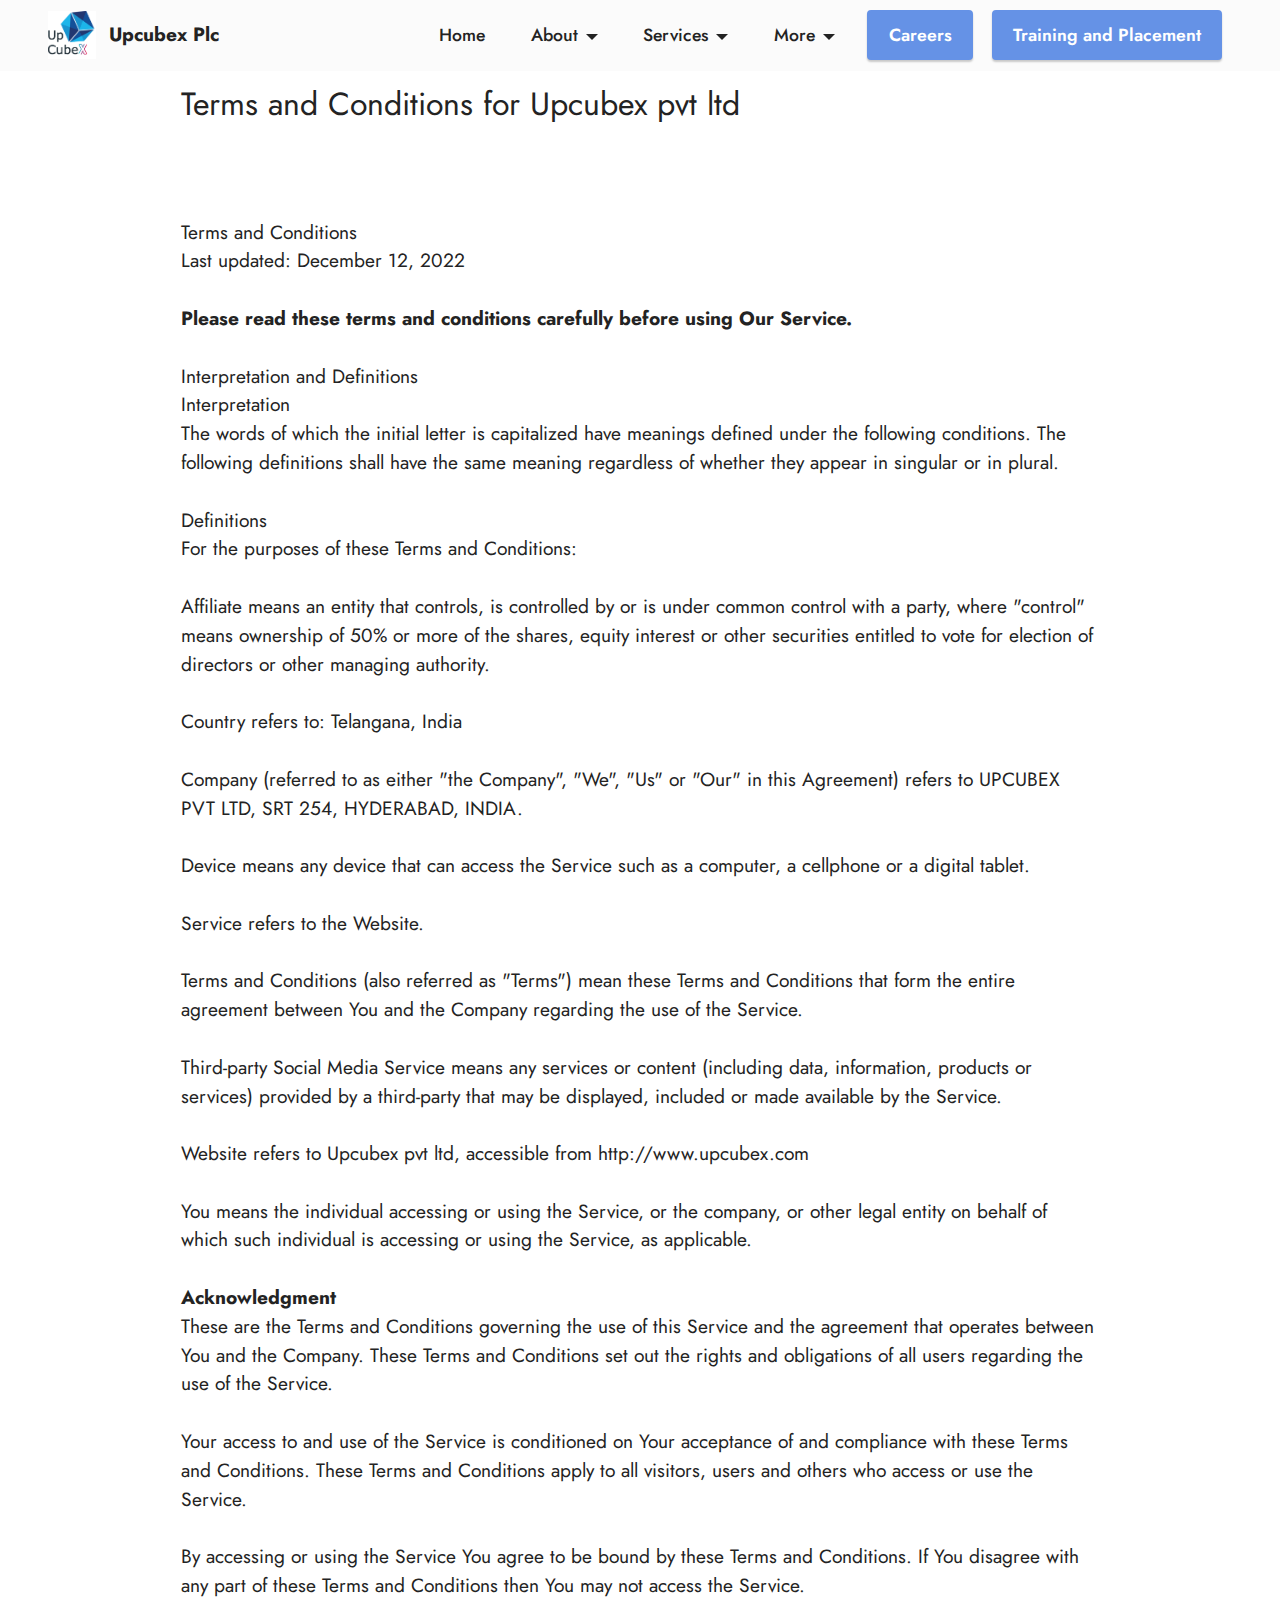
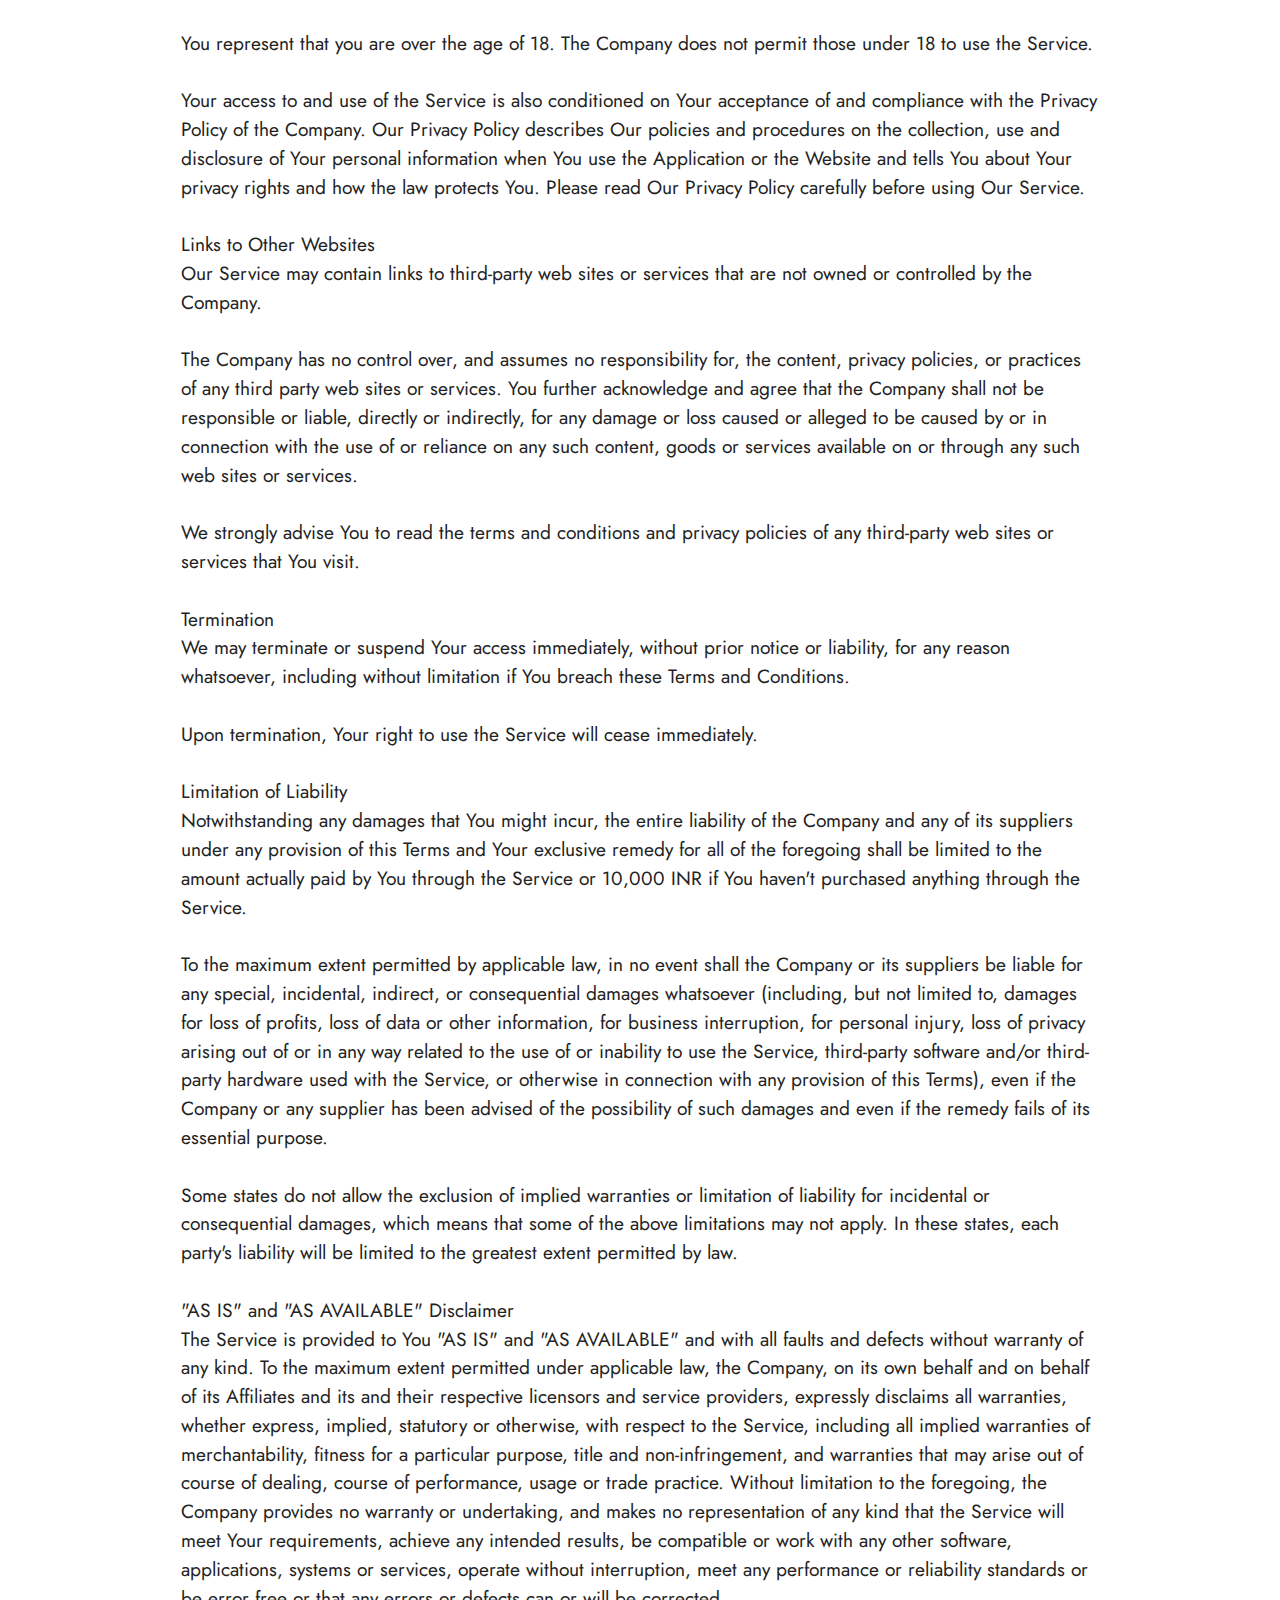
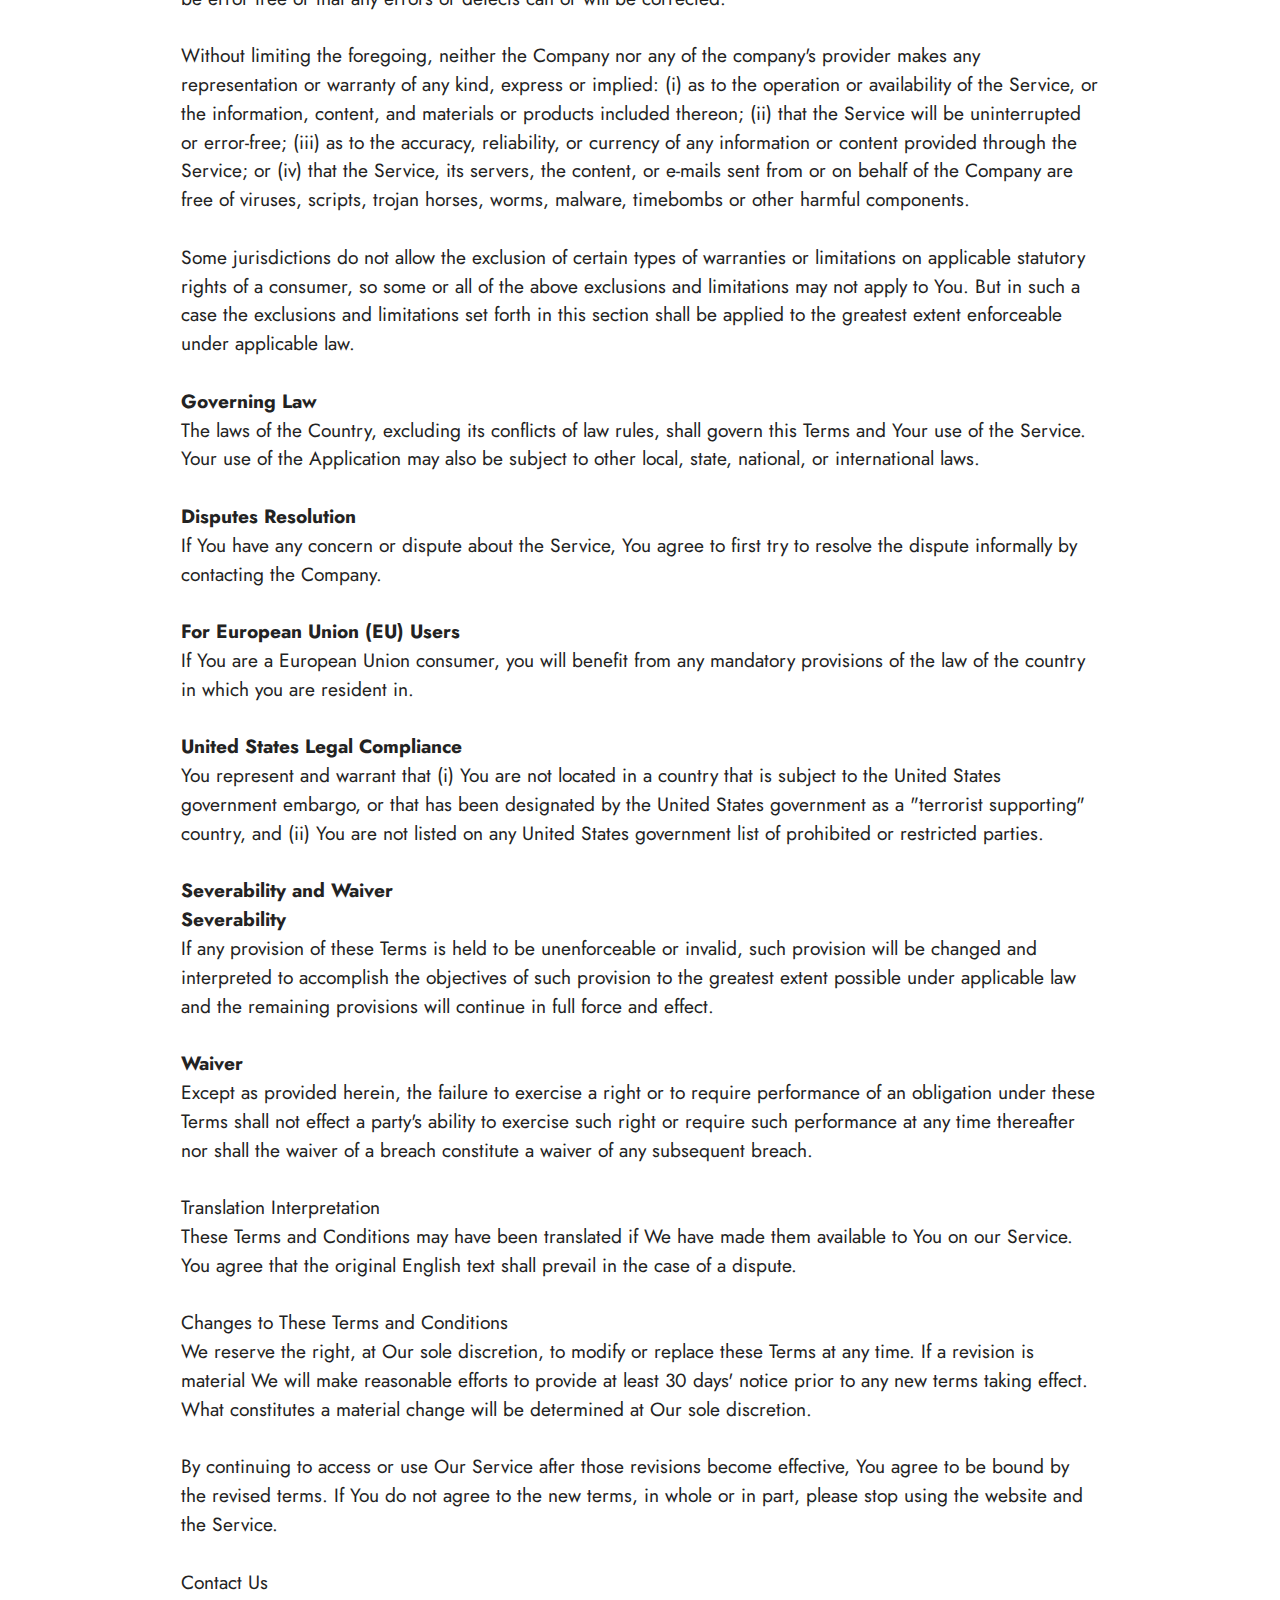
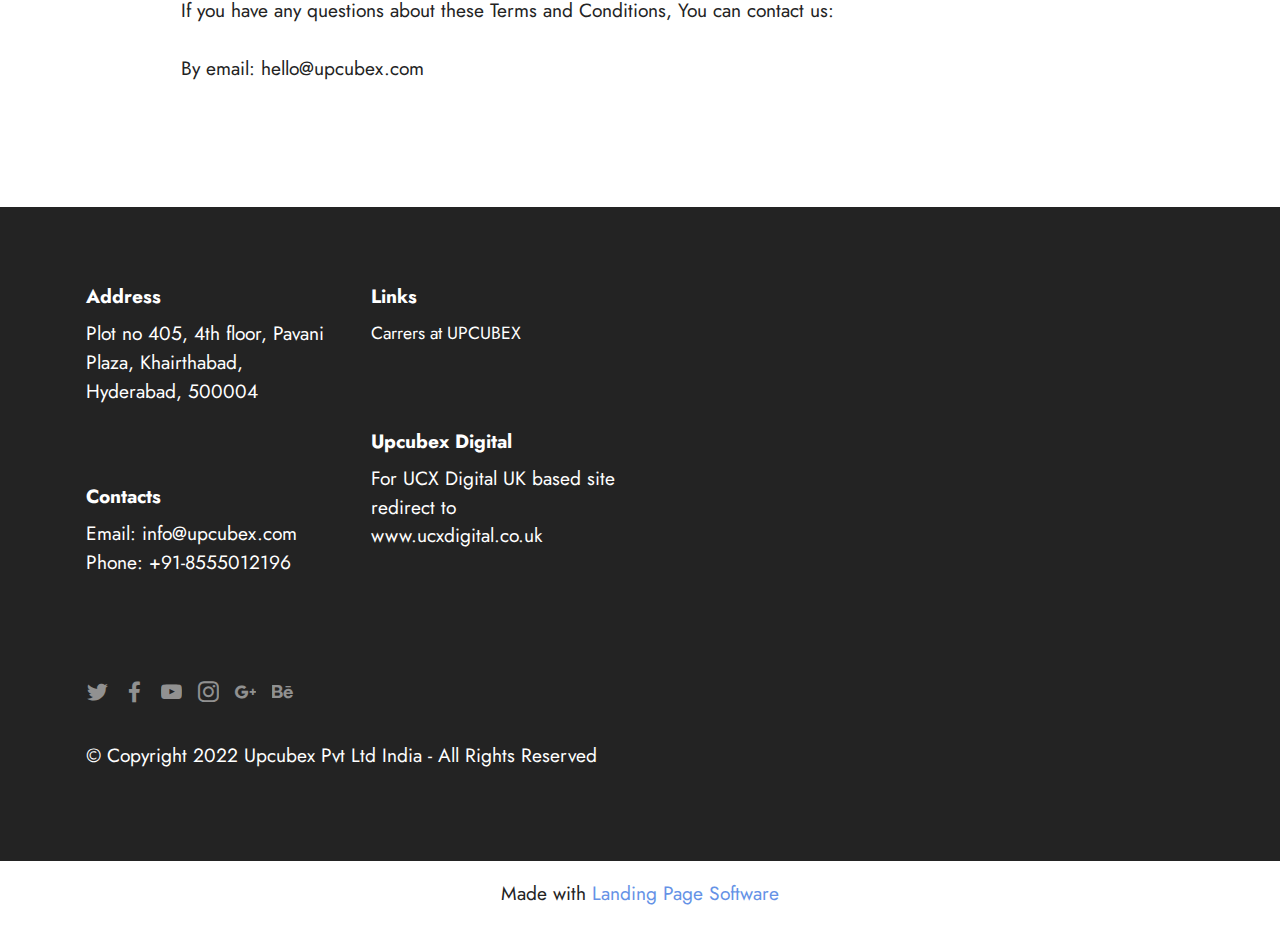
<file: terms.html>
<!DOCTYPE html>
<html  >
<head>
  <!-- Site made with Mobirise Website Builder v5.7.0, https://mobirise.com -->
  <meta charset="UTF-8">
  <meta http-equiv="X-UA-Compatible" content="IE=edge">
  <meta name="generator" content="Mobirise v5.7.0, mobirise.com">
  <meta name="viewport" content="width=device-width, initial-scale=1, minimum-scale=1">
  <link rel="shortcut icon" href="assets/images/download.png" type="image/x-icon">
  <meta name="description" content="">
  
  
  <title>terms</title>
  <link rel="stylesheet" href="assets/bootstrap/css/bootstrap.min.css">
  <link rel="stylesheet" href="assets/bootstrap/css/bootstrap-grid.min.css">
  <link rel="stylesheet" href="assets/bootstrap/css/bootstrap-reboot.min.css">
  <link rel="stylesheet" href="assets/dropdown/css/style.css">
  <link rel="stylesheet" href="assets/socicon/css/styles.css">
  <link rel="stylesheet" href="assets/theme/css/style.css">
  <link rel="preload" href="https://fonts.googleapis.com/css?family=Jost:100,200,300,400,500,600,700,800,900,100i,200i,300i,400i,500i,600i,700i,800i,900i&display=swap" as="style" onload="this.onload=null;this.rel='stylesheet'">
  <noscript><link rel="stylesheet" href="https://fonts.googleapis.com/css?family=Jost:100,200,300,400,500,600,700,800,900,100i,200i,300i,400i,500i,600i,700i,800i,900i&display=swap"></noscript>
  <link rel="preload" as="style" href="assets/mobirise/css/mbr-additional.css"><link rel="stylesheet" href="assets/mobirise/css/mbr-additional.css" type="text/css">

  
  
  
</head>
<body>
  
  <section data-bs-version="5.1" class="menu menu2 cid-sFCw1qGFAI" once="menu" id="menu2-5">
    
    <nav class="navbar navbar-dropdown navbar-expand-lg">
        <div class="container-fluid">
            <div class="navbar-brand">
                <span class="navbar-logo">
                    <a href="index.html">
                        <img src="assets/images/download.png" alt="Upcubex logo" style="height: 3rem;">
                    </a>
                </span>
                <span class="navbar-caption-wrap"><a class="navbar-caption text-black text-primary display-7" href="index.html">Upcubex Plc</a></span>
            </div>
            <button class="navbar-toggler" type="button" data-toggle="collapse" data-bs-toggle="collapse" data-target="#navbarSupportedContent" data-bs-target="#navbarSupportedContent" aria-controls="navbarNavAltMarkup" aria-expanded="false" aria-label="Toggle navigation">
                <div class="hamburger">
                    <span></span>
                    <span></span>
                    <span></span>
                    <span></span>
                </div>
            </button>
            <div class="collapse navbar-collapse" id="navbarSupportedContent">
                <ul class="navbar-nav nav-dropdown" data-app-modern-menu="true"><li class="nav-item"><a class="nav-link link text-black text-primary display-4" href="index.html">Home</a></li>
                    <li class="nav-item dropdown"><a class="nav-link link text-black text-primary dropdown-toggle display-4" href="aboutus.html" data-toggle="dropdown-submenu" data-bs-toggle="dropdown" data-bs-auto-close="outside" aria-expanded="false">About</a><div class="dropdown-menu" aria-labelledby="dropdown-144"><a class="text-black text-primary dropdown-item display-4" href="aboutus.html">About us&nbsp;</a><a class="text-black text-primary dropdown-item display-4" href="contactus.html">Reaching us</a></div></li>
                    <li class="nav-item dropdown"><a class="nav-link link text-black text-primary dropdown-toggle display-4" href="index.html#content4-1q" data-toggle="dropdown-submenu" data-bs-toggle="dropdown" data-bs-auto-close="outside" aria-expanded="false">Services</a><div class="dropdown-menu" aria-labelledby="dropdown-988"><a class="text-black text-primary dropdown-item display-4" href="salesforce.html">SalesForce and SalePoint</a><a class="text-black text-primary dropdown-item display-4" href="cloudbasedsolutions.html">Cloud based Solutions</a><a class="text-black text-primary dropdown-item display-4" href="digitalmarketing.html">Digital Marketing&nbsp;</a><a class="text-black text-primary dropdown-item display-4" href="digitalmarketing.html">Digital Ads and Promotions (UK)</a><a class="text-black text-primary dropdown-item display-4" href="trainingandplacement.html">Training and Placement</a><a class="text-black text-primary show dropdown-item display-4" href="hrandpayroll.html">HR and Payroll</a><a class="text-black text-primary show dropdown-item display-4" href="agencyservices.html">Agency Services</a></div>
                    </li><li class="nav-item dropdown"><a class="nav-link link text-black text-primary dropdown-toggle display-4" href="index.html#contacts2-1r" data-toggle="dropdown-submenu" data-bs-toggle="dropdown" data-bs-auto-close="outside" aria-expanded="false">More</a><div class="dropdown-menu" aria-labelledby="dropdown-835"><a class="text-black text-primary dropdown-item display-4" href="index.html#contacts2-1r">News Room</a><a class="text-black text-primary dropdown-item display-4" href="index.html#contacts2-1r">Social Media</a><a class="text-black text-primary dropdown-item display-4" href="index.html#contacts2-1r">Documents</a><a class="text-black text-primary dropdown-item display-4" href="terms.html">Terms of use</a></div></li></ul>
                
                <div class="navbar-buttons mbr-section-btn"><a class="btn btn-primary display-4" href="index.html">Careers</a> <a class="btn btn-primary display-4" href="trainingandplacement.html">Training and Placement</a></div>
            </div>
        </div>
    </nav>
</section>

<section data-bs-version="5.1" class="content5 cid-tpLurUii8a" id="content5-8">
    
    <div class="container">
        <div class="row justify-content-center">
            <div class="col-md-12 col-lg-10">
                
                <h4 class="mbr-section-subtitle mbr-fonts-style mb-4 display-5">Terms and Conditions for Upcubex pvt ltd</h4>
                <p class="mbr-text mbr-fonts-style display-7"><br><br>Terms and Conditions<br>Last updated: December 12, 2022<br><br><strong>Please read these terms and conditions carefully before using Our Service.</strong><br><br>Interpretation and Definitions<br>Interpretation<br>The words of which the initial letter is capitalized have meanings defined under the following conditions. The following definitions shall have the same meaning regardless of whether they appear in singular or in plural.<br><br>Definitions<br>For the purposes of these Terms and Conditions:<br><br>Affiliate means an entity that controls, is controlled by or is under common control with a party, where "control" means ownership of 50% or more of the shares, equity interest or other securities entitled to vote for election of directors or other managing authority.<br><br>Country refers to: Telangana, India<br><br>Company (referred to as either "the Company", "We", "Us" or "Our" in this Agreement) refers to UPCUBEX PVT LTD, SRT 254, HYDERABAD, INDIA.<br><br>Device means any device that can access the Service such as a computer, a cellphone or a digital tablet.<br><br>Service refers to the Website.<br><br>Terms and Conditions (also referred as "Terms") mean these Terms and Conditions that form the entire agreement between You and the Company regarding the use of the Service.&nbsp;<br><br>Third-party Social Media Service means any services or content (including data, information, products or services) provided by a third-party that may be displayed, included or made available by the Service.<br><br>Website refers to Upcubex pvt ltd, accessible from http://www.upcubex.com<br><br>You means the individual accessing or using the Service, or the company, or other legal entity on behalf of which such individual is accessing or using the Service, as applicable.<br><br><strong>Acknowledgment</strong><br>These are the Terms and Conditions governing the use of this Service and the agreement that operates between You and the Company. These Terms and Conditions set out the rights and obligations of all users regarding the use of the Service.<br><br>Your access to and use of the Service is conditioned on Your acceptance of and compliance with these Terms and Conditions. These Terms and Conditions apply to all visitors, users and others who access or use the Service.<br><br>By accessing or using the Service You agree to be bound by these Terms and Conditions. If You disagree with any part of these Terms and Conditions then You may not access the Service.<br><br>You represent that you are over the age of 18. The Company does not permit those under 18 to use the Service.<br><br>Your access to and use of the Service is also conditioned on Your acceptance of and compliance with the Privacy Policy of the Company. Our Privacy Policy describes Our policies and procedures on the collection, use and disclosure of Your personal information when You use the Application or the Website and tells You about Your privacy rights and how the law protects You. Please read Our Privacy Policy carefully before using Our Service.<br><br>Links to Other Websites<br>Our Service may contain links to third-party web sites or services that are not owned or controlled by the Company.<br><br>The Company has no control over, and assumes no responsibility for, the content, privacy policies, or practices of any third party web sites or services. You further acknowledge and agree that the Company shall not be responsible or liable, directly or indirectly, for any damage or loss caused or alleged to be caused by or in connection with the use of or reliance on any such content, goods or services available on or through any such web sites or services.<br><br>We strongly advise You to read the terms and conditions and privacy policies of any third-party web sites or services that You visit.<br><br>Termination<br>We may terminate or suspend Your access immediately, without prior notice or liability, for any reason whatsoever, including without limitation if You breach these Terms and Conditions.<br><br>Upon termination, Your right to use the Service will cease immediately.<br><br>Limitation of Liability<br>Notwithstanding any damages that You might incur, the entire liability of the Company and any of its suppliers under any provision of this Terms and Your exclusive remedy for all of the foregoing shall be limited to the amount actually paid by You through the Service or 10,000 INR if You haven't purchased anything through the Service.<br><br>To the maximum extent permitted by applicable law, in no event shall the Company or its suppliers be liable for any special, incidental, indirect, or consequential damages whatsoever (including, but not limited to, damages for loss of profits, loss of data or other information, for business interruption, for personal injury, loss of privacy arising out of or in any way related to the use of or inability to use the Service, third-party software and/or third-party hardware used with the Service, or otherwise in connection with any provision of this Terms), even if the Company or any supplier has been advised of the possibility of such damages and even if the remedy fails of its essential purpose.<br><br>Some states do not allow the exclusion of implied warranties or limitation of liability for incidental or consequential damages, which means that some of the above limitations may not apply. In these states, each party's liability will be limited to the greatest extent permitted by law.<br><br>"AS IS" and "AS AVAILABLE" Disclaimer<br>The Service is provided to You "AS IS" and "AS AVAILABLE" and with all faults and defects without warranty of any kind. To the maximum extent permitted under applicable law, the Company, on its own behalf and on behalf of its Affiliates and its and their respective licensors and service providers, expressly disclaims all warranties, whether express, implied, statutory or otherwise, with respect to the Service, including all implied warranties of merchantability, fitness for a particular purpose, title and non-infringement, and warranties that may arise out of course of dealing, course of performance, usage or trade practice. Without limitation to the foregoing, the Company provides no warranty or undertaking, and makes no representation of any kind that the Service will meet Your requirements, achieve any intended results, be compatible or work with any other software, applications, systems or services, operate without interruption, meet any performance or reliability standards or be error free or that any errors or defects can or will be corrected.<br><br>Without limiting the foregoing, neither the Company nor any of the company's provider makes any representation or warranty of any kind, express or implied: (i) as to the operation or availability of the Service, or the information, content, and materials or products included thereon; (ii) that the Service will be uninterrupted or error-free; (iii) as to the accuracy, reliability, or currency of any information or content provided through the Service; or (iv) that the Service, its servers, the content, or e-mails sent from or on behalf of the Company are free of viruses, scripts, trojan horses, worms, malware, timebombs or other harmful components.<br><br>Some jurisdictions do not allow the exclusion of certain types of warranties or limitations on applicable statutory rights of a consumer, so some or all of the above exclusions and limitations may not apply to You. But in such a case the exclusions and limitations set forth in this section shall be applied to the greatest extent enforceable under applicable law.<br><br><strong>Governing Law</strong><br>The laws of the Country, excluding its conflicts of law rules, shall govern this Terms and Your use of the Service. Your use of the Application may also be subject to other local, state, national, or international laws.<br><br><strong>Disputes Resolution</strong><br>If You have any concern or dispute about the Service, You agree to first try to resolve the dispute informally by contacting the Company.<br><br><strong>For European Union (EU) Users</strong><br>If You are a European Union consumer, you will benefit from any mandatory provisions of the law of the country in which you are resident in.<br><strong><br>United States Legal Compliance</strong><br>You represent and warrant that (i) You are not located in a country that is subject to the United States government embargo, or that has been designated by the United States government as a "terrorist supporting" country, and (ii) You are not listed on any United States government list of prohibited or restricted parties.<br><br><strong>Severability and Waiver<br>Severability</strong><br>If any provision of these Terms is held to be unenforceable or invalid, such provision will be changed and interpreted to accomplish the objectives of such provision to the greatest extent possible under applicable law and the remaining provisions will continue in full force and effect.<br><br><strong>Waiver</strong><br>Except as provided herein, the failure to exercise a right or to require performance of an obligation under these Terms shall not effect a party's ability to exercise such right or require such performance at any time thereafter nor shall the waiver of a breach constitute a waiver of any subsequent breach.<br><br>Translation Interpretation<br>These Terms and Conditions may have been translated if We have made them available to You on our Service. You agree that the original English text shall prevail in the case of a dispute.<br><br>Changes to These Terms and Conditions<br>We reserve the right, at Our sole discretion, to modify or replace these Terms at any time. If a revision is material We will make reasonable efforts to provide at least 30 days' notice prior to any new terms taking effect. What constitutes a material change will be determined at Our sole discretion.<br><br>By continuing to access or use Our Service after those revisions become effective, You agree to be bound by the revised terms. If You do not agree to the new terms, in whole or in part, please stop using the website and the Service.<br><br>Contact Us<br>If you have any questions about these Terms and Conditions, You can contact us:<br><br>By email: hello@upcubex.com<br><br></p>
            </div>
        </div>
    </div>
</section>

<section data-bs-version="5.1" class="footer6 cid-tqfe29AboO" once="footers" id="footer6-i">

    

    

    <div class="container">
        <div class="row content mbr-white">
            <div class="col-12 col-md-3 mbr-fonts-style display-7">
                <h5 class="mbr-section-subtitle mbr-fonts-style mb-2 display-7">
                    <strong>Address</strong>
                </h5>
                <p class="mbr-text mbr-fonts-style display-7">Plot no 405,  4th floor, Pavani Plaza, Khairthabad, Hyderabad, 500004</p> <br>
                <h5 class="mbr-section-subtitle mbr-fonts-style mb-2 mt-4 display-7">
                    <strong>Contacts</strong>
                </h5>
                <p class="mbr-text mbr-fonts-style mb-4 display-7">
                    Email: info@upcubex.com<br>
                    Phone: +91-8555012196<br><br></p>
            </div>
            <div class="col-12 col-md-3 mbr-fonts-style display-7">
                <h5 class="mbr-section-subtitle mbr-fonts-style mb-2 display-7">
                    <strong>Links</strong>
                </h5>
                <ul class="list mbr-fonts-style mb-4 display-4">
                    <li class="mbr-text item-wrap">Carrers at UPCUBEX</li>
                    <li class="mbr-text item-wrap"><br></li>
                </ul>
                <h5 class="mbr-section-subtitle mbr-fonts-style mb-2 mt-5 display-7">
                    <strong>Upcubex Digital</strong></h5>
                <p class="mbr-text mbr-fonts-style mb-4 display-7">
                    For UCX Digital UK based site redirect to&nbsp; www.ucxdigital.co.uk</p>
            </div>
            <div class="col-12 col-md-6">
                <div class="google-map"><iframe frameborder="0" style="border:0" src="https://www.google.com/maps/embed/v1/place?key=AIzaSyDk89J4FSunMF33ruMVWJaJht_Ro0kvoXs&amp;q=350 5th Ave, New York, NY 10118" allowfullscreen=""></iframe></div>
            </div>
            <div class="col-md-6">
                <div class="social-list align-left">
                    <div class="soc-item">
                        <a href="https://twitter.com/mobirise" target="_blank">
                            <span class="socicon-twitter socicon mbr-iconfont mbr-iconfont-social"></span>
                        </a>
                    </div>
                    <div class="soc-item">
                        <a href="https://www.facebook.com/pages/Mobirise/1616226671953247" target="_blank">
                            <span class="socicon-facebook socicon mbr-iconfont mbr-iconfont-social"></span>
                        </a>
                    </div>
                    <div class="soc-item">
                        <a href="https://www.youtube.com/c/mobirise" target="_blank">
                            <span class="socicon-youtube socicon mbr-iconfont mbr-iconfont-social"></span>
                        </a>
                    </div>
                    <div class="soc-item">
                        <a href="https://instagram.com/mobirise" target="_blank">
                            <span class="socicon-instagram socicon mbr-iconfont mbr-iconfont-social"></span>
                        </a>
                    </div>
                    <div class="soc-item">
                        <a href="https://plus.google.com/u/0/+Mobirise" target="_blank">
                            <span class="socicon-googleplus socicon mbr-iconfont mbr-iconfont-social"></span>
                        </a>
                    </div>
                    <div class="soc-item">
                        <a href="https://www.behance.net/Mobirise" target="_blank">
                            <span class="socicon-behance socicon mbr-iconfont mbr-iconfont-social"></span>
                        </a>
                    </div>
                </div>
            </div>
        </div>
        <div class="footer-lower">
            <div class="media-container-row">
                <div class="col-sm-12">
                    <hr>
                </div>
            </div>
            <div class="col-sm-12 copyright pl-0">
                <p class="mbr-text mbr-fonts-style mbr-white display-7">
                    © Copyright 2022 Upcubex Pvt Ltd India - All Rights Reserved
                </p>
            </div>
        </div>
    </div>
</section><section class="display-7" style="padding: 0;align-items: center;justify-content: center;flex-wrap: wrap;    align-content: center;display: flex;position: relative;height: 4rem;"><a href="https://mobiri.se/143371" style="flex: 1 1;height: 4rem;position: absolute;width: 100%;z-index: 1;"><img alt="" style="height: 4rem;" src="[data-uri]"></a><p style="margin: 0;text-align: center;" class="display-7">Made with &#8204;</p><a style="z-index:1" href="https://mobirise.com/builder/web-design-program.html">Landing Page Software</a></section><script src="assets/bootstrap/js/bootstrap.bundle.min.js"></script>  <script src="assets/smoothscroll/smooth-scroll.js"></script>  <script src="assets/ytplayer/index.js"></script>  <script src="assets/dropdown/js/navbar-dropdown.js"></script>  <script src="assets/theme/js/script.js"></script>  
  
  
</body>
</html>
</file>
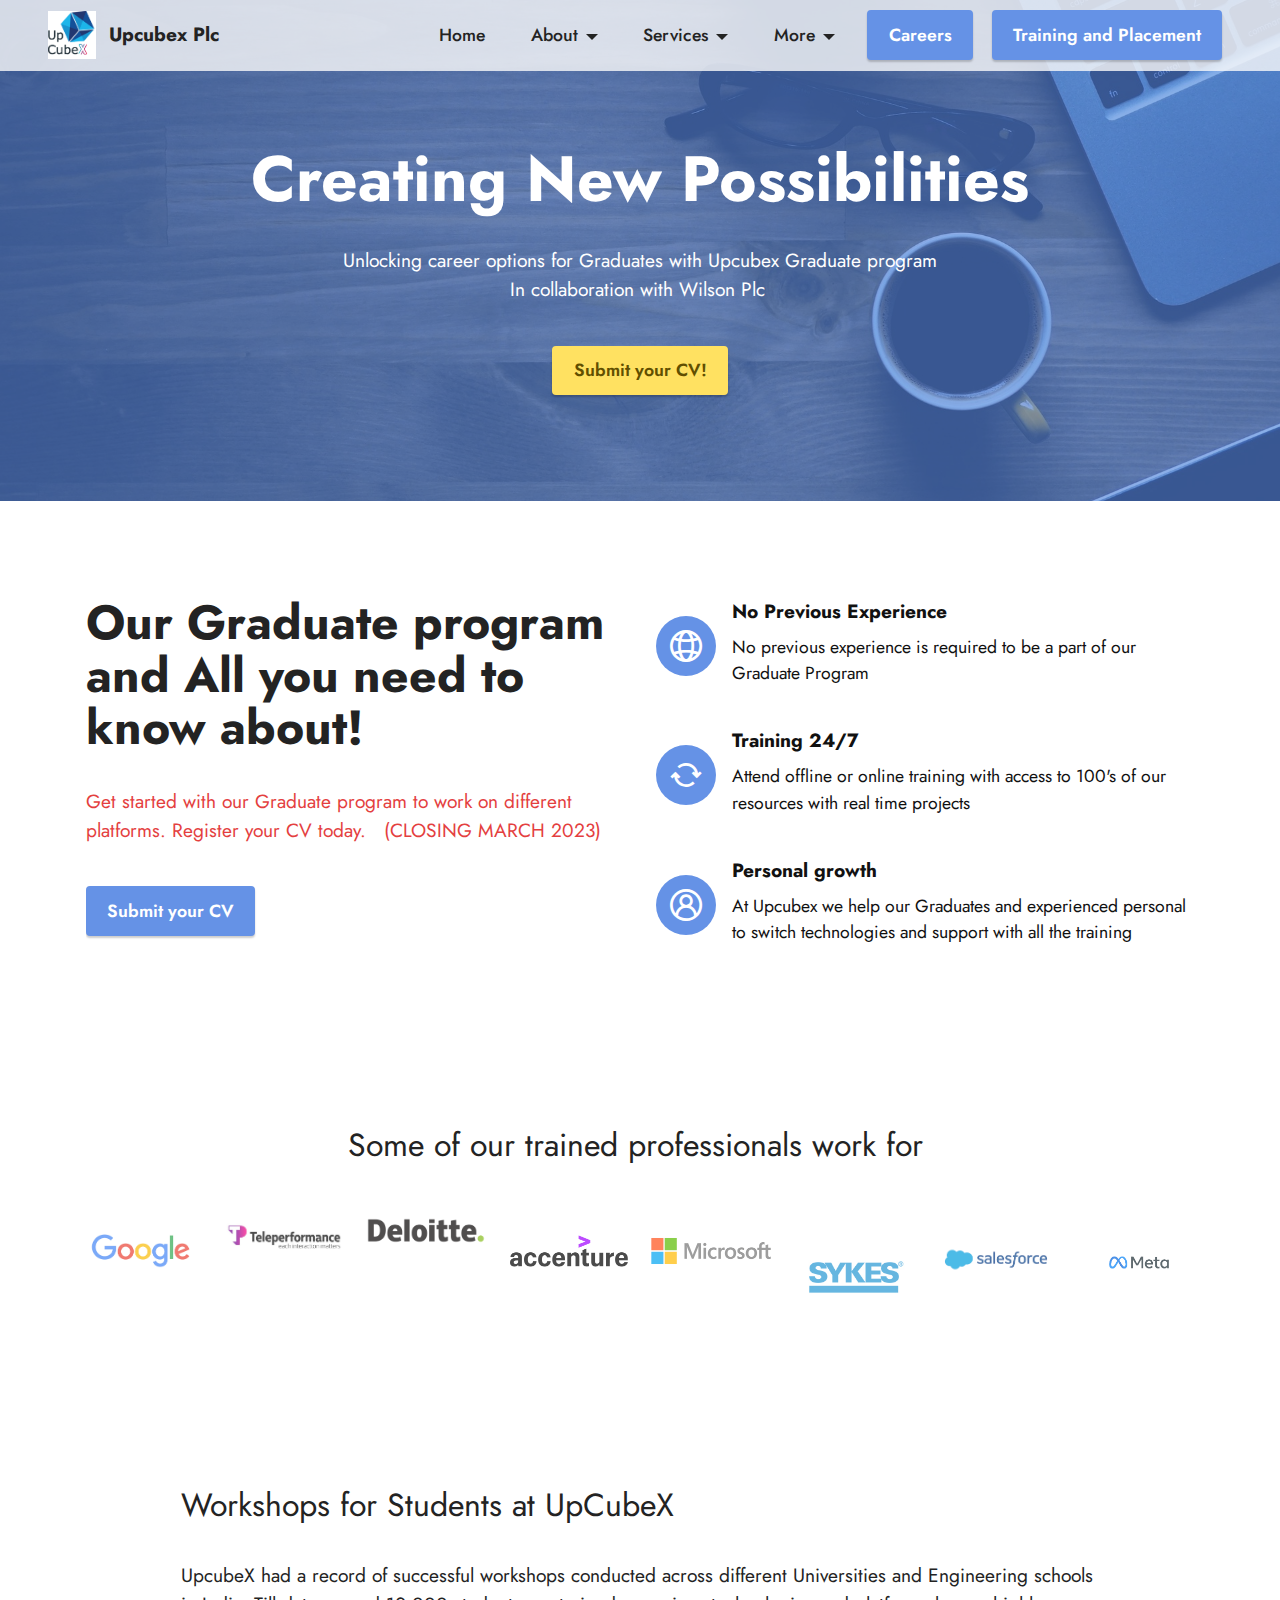
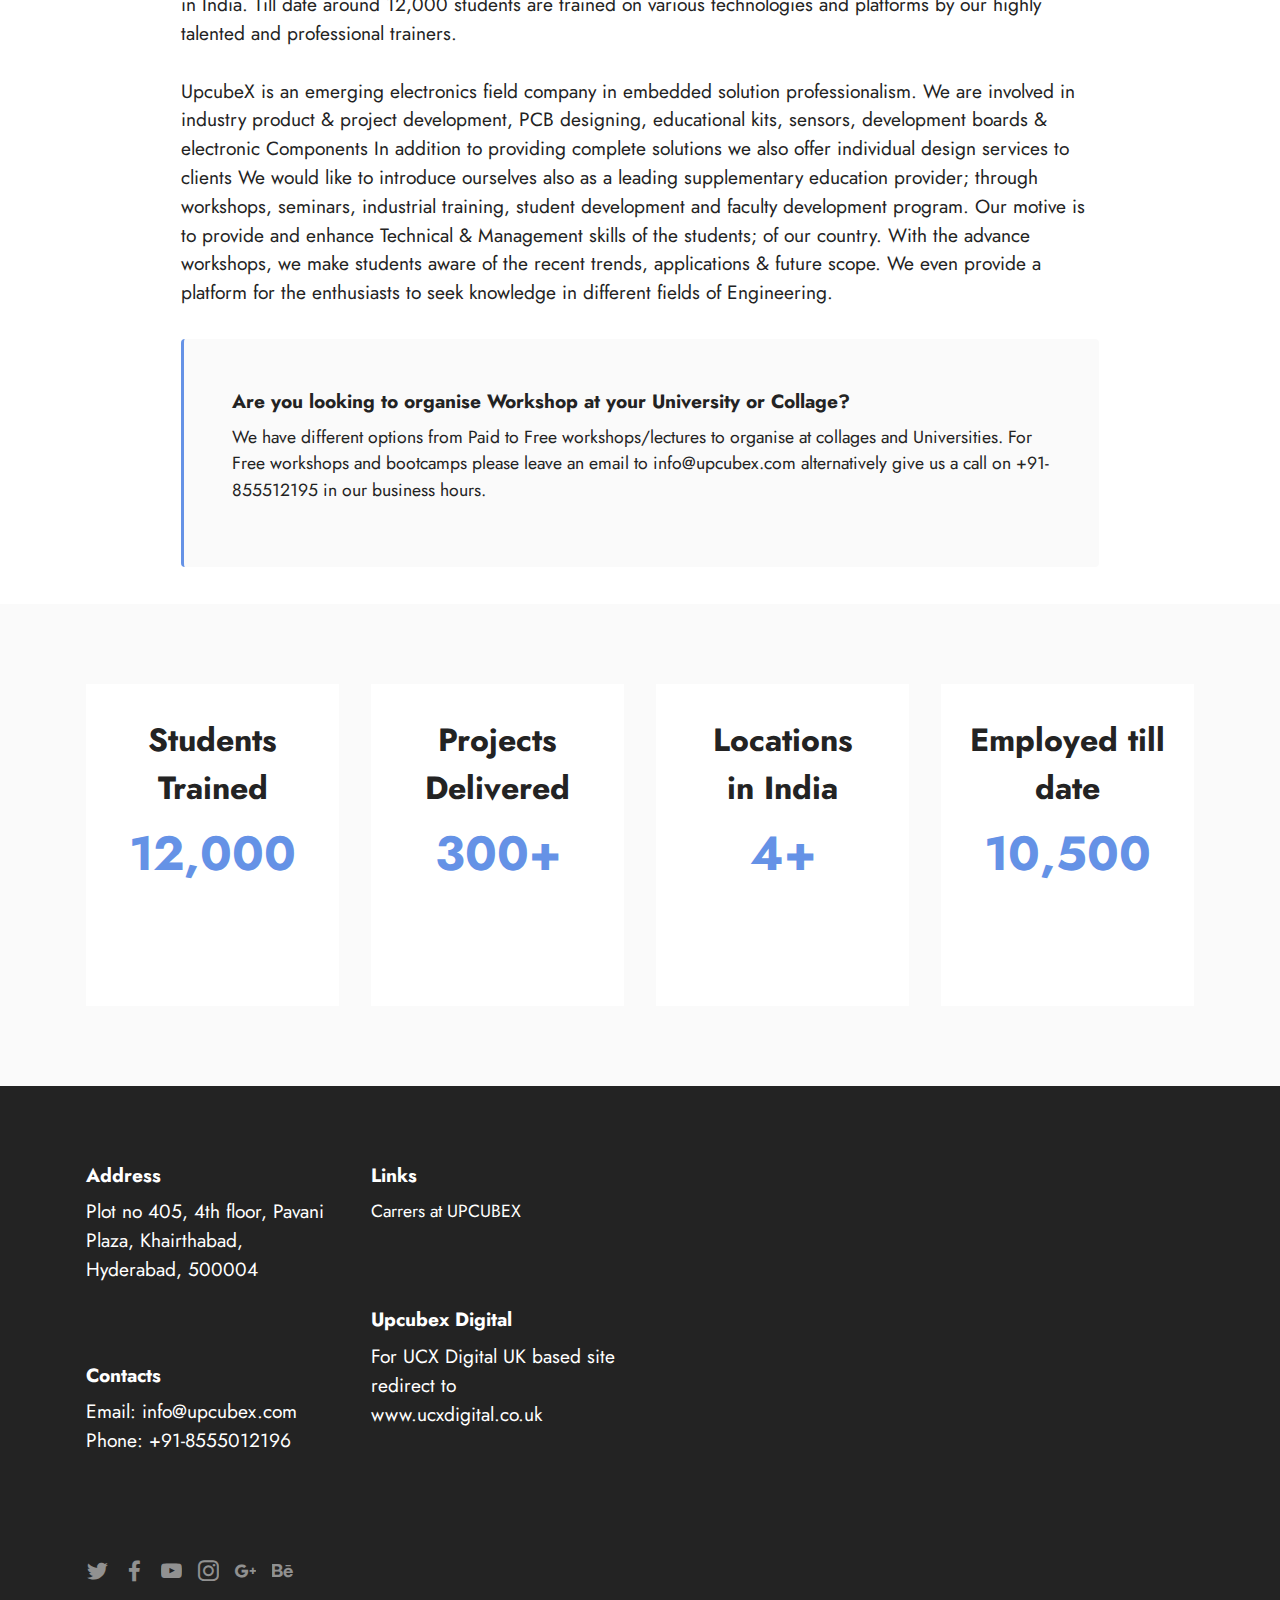
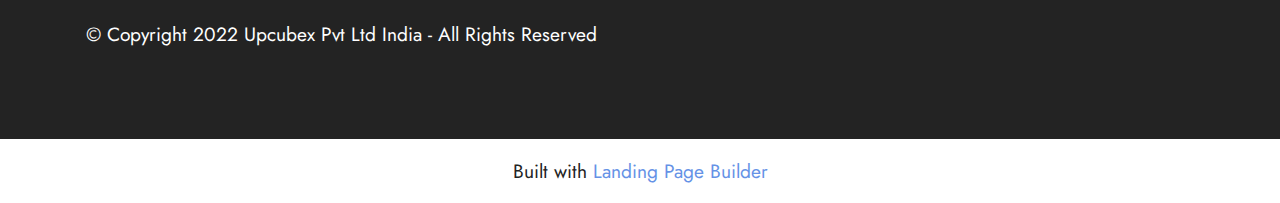
<file: trainingandplacement.html>
<!DOCTYPE html>
<html  >
<head>
  <!-- Site made with Mobirise Website Builder v5.7.0, https://mobirise.com -->
  <meta charset="UTF-8">
  <meta http-equiv="X-UA-Compatible" content="IE=edge">
  <meta name="generator" content="Mobirise v5.7.0, mobirise.com">
  <meta name="viewport" content="width=device-width, initial-scale=1, minimum-scale=1">
  <link rel="shortcut icon" href="assets/images/download.png" type="image/x-icon">
  <meta name="description" content="">
  
  
  <title>trainingandplacement</title>
  <link rel="stylesheet" href="assets/web/assets/mobirise-icons2/mobirise2.css">
  <link rel="stylesheet" href="assets/bootstrap/css/bootstrap.min.css">
  <link rel="stylesheet" href="assets/bootstrap/css/bootstrap-grid.min.css">
  <link rel="stylesheet" href="assets/bootstrap/css/bootstrap-reboot.min.css">
  <link rel="stylesheet" href="assets/dropdown/css/style.css">
  <link rel="stylesheet" href="assets/socicon/css/styles.css">
  <link rel="stylesheet" href="assets/theme/css/style.css">
  <link rel="preload" href="https://fonts.googleapis.com/css?family=Jost:100,200,300,400,500,600,700,800,900,100i,200i,300i,400i,500i,600i,700i,800i,900i&display=swap" as="style" onload="this.onload=null;this.rel='stylesheet'">
  <noscript><link rel="stylesheet" href="https://fonts.googleapis.com/css?family=Jost:100,200,300,400,500,600,700,800,900,100i,200i,300i,400i,500i,600i,700i,800i,900i&display=swap"></noscript>
  <link rel="preload" as="style" href="assets/mobirise/css/mbr-additional.css"><link rel="stylesheet" href="assets/mobirise/css/mbr-additional.css" type="text/css">

  
  
  
</head>
<body>
  
  <section data-bs-version="5.1" class="menu menu2 cid-sFCw1qGFAI" once="menu" id="menu2-r">
    
    <nav class="navbar navbar-dropdown navbar-expand-lg">
        <div class="container-fluid">
            <div class="navbar-brand">
                <span class="navbar-logo">
                    <a href="index.html">
                        <img src="assets/images/download.png" alt="Upcubex logo" style="height: 3rem;">
                    </a>
                </span>
                <span class="navbar-caption-wrap"><a class="navbar-caption text-black text-primary display-7" href="index.html">Upcubex Plc</a></span>
            </div>
            <button class="navbar-toggler" type="button" data-toggle="collapse" data-bs-toggle="collapse" data-target="#navbarSupportedContent" data-bs-target="#navbarSupportedContent" aria-controls="navbarNavAltMarkup" aria-expanded="false" aria-label="Toggle navigation">
                <div class="hamburger">
                    <span></span>
                    <span></span>
                    <span></span>
                    <span></span>
                </div>
            </button>
            <div class="collapse navbar-collapse" id="navbarSupportedContent">
                <ul class="navbar-nav nav-dropdown" data-app-modern-menu="true"><li class="nav-item"><a class="nav-link link text-black text-primary display-4" href="index.html">Home</a></li>
                    <li class="nav-item dropdown"><a class="nav-link link text-black text-primary dropdown-toggle display-4" href="aboutus.html" data-toggle="dropdown-submenu" data-bs-toggle="dropdown" data-bs-auto-close="outside" aria-expanded="false">About</a><div class="dropdown-menu" aria-labelledby="dropdown-144"><a class="text-black text-primary dropdown-item display-4" href="aboutus.html">About us&nbsp;</a><a class="text-black text-primary dropdown-item display-4" href="contactus.html">Reaching us</a></div></li>
                    <li class="nav-item dropdown"><a class="nav-link link text-black text-primary dropdown-toggle display-4" href="index.html#content4-1q" data-toggle="dropdown-submenu" data-bs-toggle="dropdown" data-bs-auto-close="outside" aria-expanded="false">Services</a><div class="dropdown-menu" aria-labelledby="dropdown-988"><a class="text-black text-primary dropdown-item display-4" href="salesforce.html">SalesForce and SalePoint</a><a class="text-black text-primary dropdown-item display-4" href="cloudbasedsolutions.html">Cloud based Solutions</a><a class="text-black text-primary dropdown-item display-4" href="digitalmarketing.html">Digital Marketing&nbsp;</a><a class="text-black text-primary dropdown-item display-4" href="digitalmarketing.html">Digital Ads and Promotions (UK)</a><a class="text-black text-primary dropdown-item display-4" href="trainingandplacement.html">Training and Placement</a><a class="text-black text-primary show dropdown-item display-4" href="hrandpayroll.html">HR and Payroll</a><a class="text-black text-primary show dropdown-item display-4" href="agencyservices.html">Agency Services</a></div>
                    </li><li class="nav-item dropdown"><a class="nav-link link text-black text-primary dropdown-toggle display-4" href="index.html#contacts2-1r" data-toggle="dropdown-submenu" data-bs-toggle="dropdown" data-bs-auto-close="outside" aria-expanded="false">More</a><div class="dropdown-menu" aria-labelledby="dropdown-835"><a class="text-black text-primary dropdown-item display-4" href="index.html#contacts2-1r">News Room</a><a class="text-black text-primary dropdown-item display-4" href="index.html#contacts2-1r">Social Media</a><a class="text-black text-primary dropdown-item display-4" href="index.html#contacts2-1r">Documents</a><a class="text-black text-primary dropdown-item display-4" href="terms.html">Terms of use</a></div></li></ul>
                
                <div class="navbar-buttons mbr-section-btn"><a class="btn btn-primary display-4" href="index.html">Careers</a> <a class="btn btn-primary display-4" href="trainingandplacement.html">Training and Placement</a></div>
            </div>
        </div>
    </nav>
</section>

<section data-bs-version="5.1" class="info3 cid-tqfkUSzGOg" id="info3-u">

    

    
    <div class="mbr-overlay" style="opacity: 0.6; background-color: rgb(68, 121, 217);">
    </div>

    <div class="container">
        <div class="row justify-content-center">
            <div class="card col-12 col-lg-10">
                <div class="card-wrapper">
                    <div class="card-box align-center">
                        <h4 class="card-title mbr-fonts-style align-center mb-4 display-1">
                            <strong>Creating New Possibilities</strong></h4>
                        <p class="mbr-text mbr-fonts-style mb-4 display-7">
                            Unlocking career options for Graduates with Upcubex Graduate program<br>In collaboration with Wilson Plc&nbsp;</p>
                        <div class="mbr-section-btn mt-3"><a class="btn btn-warning display-4" href="https://form.jotform.com/223545917196364" target="_blank">Submit your CV!</a></div>
                    </div>
                </div>
            </div>
        </div>
    </div>
</section>

<section data-bs-version="5.1" class="features12 cid-tqfkSGJqiv" id="features13-t">

    

    
    
    <div class="container">
        <div class="row justify-content-center">
            <div class="col-12 col-lg-6">
                <div class="card-wrapper">
                    <div class="card-box align-left">
                        <h4 class="card-title mbr-fonts-style mb-4 display-2"><strong>Our Graduate program and All you need to know about!</strong></h4>
                        <p class="mbr-text mbr-fonts-style mb-4 display-7">
                            Get started with our Graduate program to work on different platforms. Register your CV today.&nbsp; &nbsp;(CLOSING MARCH 2023)&nbsp;</p>
                        <div class="mbr-section-btn"><a class="btn btn-primary display-4" href="https://form.jotform.com/223545917196364" target="_blank">Submit your CV</a></div>
                    </div>
                </div>
            </div>
            <div class="col-12 col-lg-6">
                <div class="item mbr-flex">
                    <div class="icon-box">
                        <span class="mbr-iconfont mobi-mbri-globe-2 mobi-mbri"></span>
                    </div>
                    <div class="text-box">
                        <h4 class="icon-title mbr-black mbr-fonts-style display-7">
                            <strong>No Previous Experience&nbsp;</strong></h4>
                        <h5 class="icon-text mbr-black mbr-fonts-style display-4">No previous experience is required to be a part of our Graduate Program</h5>
                    </div>
                </div>
                <div class="item mbr-flex">
                    <div class="icon-box">
                        <span class="mbr-iconfont mobi-mbri-update mobi-mbri"></span>
                    </div>
                    <div class="text-box">
                        <h4 class="icon-title mbr-black mbr-fonts-style display-7"><strong>Training 24/7</strong></h4>
                        <h5 class="icon-text mbr-black mbr-fonts-style display-4">Attend offline or online training with access to 100's of our resources with real time projects</h5>
                    </div>
                </div>
                <div class="item mbr-flex">
                    <div class="icon-box">
                        <span class="mbr-iconfont mobi-mbri-user-2 mobi-mbri"></span>
                    </div>
                    <div class="text-box">
                        <h4 class="icon-title mbr-black mbr-fonts-style display-7"><strong>Personal growth</strong></h4>
                        <h5 class="icon-text mbr-black mbr-fonts-style display-4">At Upcubex we help our Graduates and experienced personal to switch technologies and support with all the training</h5>
                    </div>
                </div>
            </div>
        </div>
    </div>
</section>

<section data-bs-version="5.1" class="clients1 cid-tqfmij9va9" id="clients1-v">
    
    <div class="images-container container">
        <div class="mbr-section-head">
            
            <h4 class="mbr-section-subtitle mbr-fonts-style align-center mb-0 mt-2 display-5">Some of our trained professionals work for&nbsp;</h4>
            
        </div>
        <div class="row justify-content-center mt-4">
            <div class="col-md-3 card">
                <img src="assets/images/download-2.png" alt="Google Logo">
            </div>
            <div class="col-md-3 card">
                <img src="assets/images/1-0zodqbeoao-koy4ips5vwg.jpeg" alt="Upcubex trained professionals placed into">
            </div>
            <div class="col-md-3 card">
                <img src="assets/images/1200px-deloitte.svg.png" alt="Upcubex trained professionals placed into">
            </div>
            <div class="col-md-3 card">
                <img src="assets/images/accenture-logo.png" alt="Upcubex trained professionals placed into">
            </div>
            <div class="col-md-3 card">
                <img src="assets/images/microsoft-logo.png" alt="Upcubex trained professionals placed into">
            </div>
            <div class="col-md-3 card">
                <img src="assets/images/5b6445f98d0481016bc7ffdc08f97554.jpeg" alt="Upcubex trained professionals placed into">
            </div>
            <div class="col-md-3 card">
                <img src="assets/images/download-1.png" alt="Upcubex trained professionals placed into">
            </div>
            <div class="col-md-3 card">
                <img src="assets/images/meta-logo.jpeg" alt="Upcubex trained professionals placed into">
            </div>
        </div>
    </div>
</section>

<section data-bs-version="5.1" class="content5 cid-tqHK5iqbD3" id="content5-1h">
    
    <div class="container">
        <div class="row justify-content-center">
            <div class="col-md-12 col-lg-10">
                
                <h4 class="mbr-section-subtitle mbr-fonts-style mb-4 display-5">Workshops for Students at UpCubeX</h4>
                <p class="mbr-text mbr-fonts-style display-7">UpcubeX had a record of successful workshops conducted across different Universities and Engineering schools in India. Till date around 12,000 students are trained on various technologies and platforms by our highly talented and professional trainers.<br><br>UpcubeX is an emerging electronics field company in embedded solution professionalism. We are involved in industry product &amp; project development, PCB designing, educational kits, sensors, development boards &amp; electronic Components In addition to providing complete solutions we also offer individual design services to clients We would like to introduce ourselves also as a leading supplementary education provider; through workshops, seminars, industrial training, student development and faculty development program. Our motive is to provide and enhance Technical &amp; Management skills of the students; of our country. With the advance workshops, we make students aware of the recent trends, applications &amp; future scope. We even provide a platform for the enthusiasts to seek knowledge in different fields of Engineering.<br> </p>
            </div>
        </div>
    </div>
</section>

<section data-bs-version="5.1" class="content7 cid-tqHLHu4urW" id="content7-1j">
    
    <div class="container">
        <div class="row justify-content-center">
            <div class="col-12 col-md-10">
                <blockquote>
                <h5 class="mbr-section-title mbr-fonts-style mb-2 display-7"><strong>Are you looking to organise Workshop at your University or Collage?</strong></h5>
                <p class="mbr-text mbr-fonts-style display-4">We have different options from Paid to Free workshops/lectures to organise at collages and Universities. For Free workshops and bootcamps please leave an email to info@upcubex.com alternatively give us a call on +91-855512195 in our business hours.&nbsp;</p></blockquote>
            </div>
        </div>
    </div>
</section>

<section data-bs-version="5.1" class="pricing2 cid-tqHMSINM3H" id="pricing2-1m">
    

    
    
    <div class="container">
        <div class="row justify-content-center">
            <div class="col-12 col-md-6 align-center col-lg-3">
                <div class="plan">
                    <div class="plan-header">
                        <h6 class="plan-title mbr-fonts-style mb-3 display-5">
                            <strong>Students Trained</strong></h6>
                        <div class="plan-price">
                            <p class="price mbr-fonts-style m-0 display-2"><strong>12,000</strong></p>
                            <p class="price-term mbr-fonts-style mb-3 display-7"></p>
                        </div>
                    </div>
                    <div class="plan-body">
                        <div class="plan-list mb-4">
                            <ul class="list-group mbr-fonts-style list-group-flush display-7">
                                <li class="list-group-item"><br></li>
                            </ul>
                        </div>
                        
                    </div>
                </div>
            </div>
            <div class="col-12 col-md-6 align-center col-lg-3">
                <div class="plan">
                    <div class="plan-header">
                        <h6 class="plan-title mbr-fonts-style mb-3 display-5">
                            <strong>Projects Delivered</strong></h6>
                        <div class="plan-price">
                            <p class="price mbr-fonts-style m-0 display-2"><strong>300+</strong></p>
                            <p class="price-term mbr-fonts-style mb-3 display-7"></p>
                        </div>
                    </div>
                    <div class="plan-body">
                        <div class="plan-list mb-4">
                            <ul class="list-group mbr-fonts-style list-group-flush display-7">
                                <li class="list-group-item"><br></li>
                            </ul>
                        </div>
                        
                    </div>
                </div>
            </div>
            <div class="col-12 col-md-6 align-center col-lg-3">
                <div class="plan">
                    <div class="plan-header">
                        <h6 class="plan-title mbr-fonts-style mb-3 display-5"><strong>Locations<br>in India</strong></h6>
                        <div class="plan-price">
                            <p class="price mbr-fonts-style m-0 display-2"><strong>4+</strong></p>
                            <p class="price-term mbr-fonts-style mb-3 display-7"></p>
                        </div>
                    </div>
                    <div class="plan-body">
                        <div class="plan-list mb-4">
                            <ul class="list-group mbr-fonts-style list-group-flush display-7">
                                <li class="list-group-item"><br></li>
                            </ul>
                        </div>
                        
                    </div>
                </div>
            </div>
            <div class="col-12 col-md-6 align-center col-lg-3">
                <div class="plan">
                    <div class="plan-header">
                        <h6 class="plan-title mbr-fonts-style mb-3 display-5">
                            <strong>Employed till date</strong></h6>
                        <div class="plan-price">
                            <p class="price mbr-fonts-style m-0 display-2"><strong>10,500</strong></p>
                            <p class="price-term mbr-fonts-style mb-3 display-7"></p>
                        </div>
                    </div>
                    <div class="plan-body">
                        <div class="plan-list mb-4">
                            <ul class="list-group mbr-fonts-style list-group-flush display-7">
                                <li class="list-group-item"><br></li>
                            </ul>
                        </div>
                        
                    </div>
                </div>
            </div>
        </div>
    </div>
</section>

<section data-bs-version="5.1" class="footer6 cid-tqfe29AboO" once="footers" id="footer6-s">

    

    

    <div class="container">
        <div class="row content mbr-white">
            <div class="col-12 col-md-3 mbr-fonts-style display-7">
                <h5 class="mbr-section-subtitle mbr-fonts-style mb-2 display-7">
                    <strong>Address</strong>
                </h5>
                <p class="mbr-text mbr-fonts-style display-7">Plot no 405,  4th floor, Pavani Plaza, Khairthabad, Hyderabad, 500004</p> <br>
                <h5 class="mbr-section-subtitle mbr-fonts-style mb-2 mt-4 display-7">
                    <strong>Contacts</strong>
                </h5>
                <p class="mbr-text mbr-fonts-style mb-4 display-7">
                    Email: info@upcubex.com<br>
                    Phone: +91-8555012196<br><br></p>
            </div>
            <div class="col-12 col-md-3 mbr-fonts-style display-7">
                <h5 class="mbr-section-subtitle mbr-fonts-style mb-2 display-7">
                    <strong>Links</strong>
                </h5>
                <ul class="list mbr-fonts-style mb-4 display-4">
                    <li class="mbr-text item-wrap">Carrers at UPCUBEX</li>
                    <li class="mbr-text item-wrap"><br></li>
                </ul>
                <h5 class="mbr-section-subtitle mbr-fonts-style mb-2 mt-5 display-7">
                    <strong>Upcubex Digital</strong></h5>
                <p class="mbr-text mbr-fonts-style mb-4 display-7">
                    For UCX Digital UK based site redirect to&nbsp; www.ucxdigital.co.uk</p>
            </div>
            <div class="col-12 col-md-6">
                <div class="google-map"><iframe frameborder="0" style="border:0" src="https://www.google.com/maps/embed/v1/place?key=AIzaSyCNveGQ9bfpKFwWzQLLftrR9hNiHwdqQG8&amp;q=350 5th Ave, New York, NY 10118" allowfullscreen=""></iframe></div>
            </div>
            <div class="col-md-6">
                <div class="social-list align-left">
                    <div class="soc-item">
                        <a href="https://twitter.com/mobirise" target="_blank">
                            <span class="socicon-twitter socicon mbr-iconfont mbr-iconfont-social"></span>
                        </a>
                    </div>
                    <div class="soc-item">
                        <a href="https://www.facebook.com/pages/Mobirise/1616226671953247" target="_blank">
                            <span class="socicon-facebook socicon mbr-iconfont mbr-iconfont-social"></span>
                        </a>
                    </div>
                    <div class="soc-item">
                        <a href="https://www.youtube.com/c/mobirise" target="_blank">
                            <span class="socicon-youtube socicon mbr-iconfont mbr-iconfont-social"></span>
                        </a>
                    </div>
                    <div class="soc-item">
                        <a href="https://instagram.com/mobirise" target="_blank">
                            <span class="socicon-instagram socicon mbr-iconfont mbr-iconfont-social"></span>
                        </a>
                    </div>
                    <div class="soc-item">
                        <a href="https://plus.google.com/u/0/+Mobirise" target="_blank">
                            <span class="socicon-googleplus socicon mbr-iconfont mbr-iconfont-social"></span>
                        </a>
                    </div>
                    <div class="soc-item">
                        <a href="https://www.behance.net/Mobirise" target="_blank">
                            <span class="socicon-behance socicon mbr-iconfont mbr-iconfont-social"></span>
                        </a>
                    </div>
                </div>
            </div>
        </div>
        <div class="footer-lower">
            <div class="media-container-row">
                <div class="col-sm-12">
                    <hr>
                </div>
            </div>
            <div class="col-sm-12 copyright pl-0">
                <p class="mbr-text mbr-fonts-style mbr-white display-7">
                    © Copyright 2022 Upcubex Pvt Ltd India - All Rights Reserved
                </p>
            </div>
        </div>
    </div>
</section><section class="display-7" style="padding: 0;align-items: center;justify-content: center;flex-wrap: wrap;    align-content: center;display: flex;position: relative;height: 4rem;"><a href="https://mobiri.se/143371" style="flex: 1 1;height: 4rem;position: absolute;width: 100%;z-index: 1;"><img alt="" style="height: 4rem;" src="[data-uri]"></a><p style="margin: 0;text-align: center;" class="display-7">Built with &#8204;</p><a style="z-index:1" href="https://mobirise.com/builder/html-code-generator.html">Landing Page Builder</a></section><script src="assets/bootstrap/js/bootstrap.bundle.min.js"></script>  <script src="assets/smoothscroll/smooth-scroll.js"></script>  <script src="assets/ytplayer/index.js"></script>  <script src="assets/dropdown/js/navbar-dropdown.js"></script>  <script src="assets/theme/js/script.js"></script>  
  
  
</body>
</html>
</file>
<file: assets/web/assets/mobirise-icons2/mobirise2.css>
@font-face {
  font-family: 'Moririse2';
  font-display: swap;
  src:  url('mobirise2.eot?f2bix4');
  src:  url('mobirise2.eot?f2bix4#iefix') format('embedded-opentype'),
    url('mobirise2.ttf?f2bix4') format('truetype'),
    url('mobirise2.woff?f2bix4') format('woff'),
    url('mobirise2.svg?f2bix4#mobirise2') format('svg');
  font-weight: normal;
  font-style: normal;
}

[class^="mobi-"], [class*=" mobi-"] {
  /* use !important to prevent issues with browser extensions that change fonts */
  font-family: 'Moririse2' !important;
  speak: none;
  font-style: normal;
  font-weight: normal;
  font-variant: normal;
  text-transform: none;
  line-height: 1;

  /* Better Font Rendering =========== */
  -webkit-font-smoothing: antialiased;
  -moz-osx-font-smoothing: grayscale;
}

.mobi-mbri-add-submenu:before {
  content: "\e900";
}
.mobi-mbri-alert:before {
  content: "\e901";
}
.mobi-mbri-align-center:before {
  content: "\e902";
}
.mobi-mbri-align-justify:before {
  content: "\e903";
}
.mobi-mbri-align-left:before {
  content: "\e904";
}
.mobi-mbri-align-right:before {
  content: "\e905";
}
.mobi-mbri-android:before {
  content: "\e906";
}
.mobi-mbri-apple:before {
  content: "\e907";
}
.mobi-mbri-arrow-down:before {
  content: "\e908";
}
.mobi-mbri-arrow-next:before {
  content: "\e909";
}
.mobi-mbri-arrow-prev:before {
  content: "\e90a";
}
.mobi-mbri-arrow-up:before {
  content: "\e90b";
}
.mobi-mbri-bold:before {
  content: "\e90c";
}
.mobi-mbri-bookmark:before {
  content: "\e90d";
}
.mobi-mbri-bootstrap:before {
  content: "\e90e";
}
.mobi-mbri-briefcase:before {
  content: "\e90f";
}
.mobi-mbri-browse:before {
  content: "\e910";
}
.mobi-mbri-bulleted-list:before {
  content: "\e911";
}
.mobi-mbri-calendar:before {
  content: "\e912";
}
.mobi-mbri-camera:before {
  content: "\e913";
}
.mobi-mbri-cart-add:before {
  content: "\e914";
}
.mobi-mbri-cart-full:before {
  content: "\e915";
}
.mobi-mbri-cash:before {
  content: "\e916";
}
.mobi-mbri-change-style:before {
  content: "\e917";
}
.mobi-mbri-chat:before {
  content: "\e918";
}
.mobi-mbri-clock:before {
  content: "\e919";
}
.mobi-mbri-close:before {
  content: "\e91a";
}
.mobi-mbri-cloud:before {
  content: "\e91b";
}
.mobi-mbri-code:before {
  content: "\e91c";
}
.mobi-mbri-contact-form:before {
  content: "\e91d";
}
.mobi-mbri-credit-card:before {
  content: "\e91e";
}
.mobi-mbri-cursor-click:before {
  content: "\e91f";
}
.mobi-mbri-cust-feedback:before {
  content: "\e920";
}
.mobi-mbri-database:before {
  content: "\e921";
}
.mobi-mbri-delivery:before {
  content: "\e922";
}
.mobi-mbri-desktop:before {
  content: "\e923";
}
.mobi-mbri-devices:before {
  content: "\e924";
}
.mobi-mbri-down:before {
  content: "\e925";
}
.mobi-mbri-download-2:before {
  content: "\e926";
}
.mobi-mbri-download:before {
  content: "\e927";
}
.mobi-mbri-drag-n-drop-2:before {
  content: "\e928";
}
.mobi-mbri-drag-n-drop:before {
  content: "\e929";
}
.mobi-mbri-edit-2:before {
  content: "\e92a";
}
.mobi-mbri-edit:before {
  content: "\e92b";
}
.mobi-mbri-error:before {
  content: "\e92c";
}
.mobi-mbri-extension:before {
  content: "\e92d";
}
.mobi-mbri-features:before {
  content: "\e92e";
}
.mobi-mbri-file:before {
  content: "\e92f";
}
.mobi-mbri-flag:before {
  content: "\e930";
}
.mobi-mbri-folder:before {
  content: "\e931";
}
.mobi-mbri-gift:before {
  content: "\e932";
}
.mobi-mbri-github:before {
  content: "\e933";
}
.mobi-mbri-globe-2:before {
  content: "\e934";
}
.mobi-mbri-globe:before {
  content: "\e935";
}
.mobi-mbri-growing-chart:before {
  content: "\e936";
}
.mobi-mbri-hearth:before {
  content: "\e937";
}
.mobi-mbri-help:before {
  content: "\e938";
}
.mobi-mbri-home:before {
  content: "\e939";
}
.mobi-mbri-hot-cup:before {
  content: "\e93a";
}
.mobi-mbri-idea:before {
  content: "\e93b";
}
.mobi-mbri-image-gallery:before {
  content: "\e93c";
}
.mobi-mbri-image-slider:before {
  content: "\e93d";
}
.mobi-mbri-info:before {
  content: "\e93e";
}
.mobi-mbri-italic:before {
  content: "\e93f";
}
.mobi-mbri-key:before {
  content: "\e940";
}
.mobi-mbri-laptop:before {
  content: "\e941";
}
.mobi-mbri-layers:before {
  content: "\e942";
}
.mobi-mbri-left-right:before {
  content: "\e943";
}
.mobi-mbri-left:before {
  content: "\e944";
}
.mobi-mbri-letter:before {
  content: "\e945";
}
.mobi-mbri-like:before {
  content: "\e946";
}
.mobi-mbri-link:before {
  content: "\e947";
}
.mobi-mbri-lock:before {
  content: "\e948";
}
.mobi-mbri-login:before {
  content: "\e949";
}
.mobi-mbri-logout:before {
  content: "\e94a";
}
.mobi-mbri-magic-stick:before {
  content: "\e94b";
}
.mobi-mbri-map-pin:before {
  content: "\e94c";
}
.mobi-mbri-menu:before {
  content: "\e94d";
}
.mobi-mbri-mobile-2:before {
  content: "\e94e";
}
.mobi-mbri-mobile-horizontal:before {
  content: "\e94f";
}
.mobi-mbri-mobile:before {
  content: "\e950";
}
.mobi-mbri-mobirise:before {
  content: "\e951";
}
.mobi-mbri-more-horizontal:before {
  content: "\e952";
}
.mobi-mbri-more-vertical:before {
  content: "\e953";
}
.mobi-mbri-music:before {
  content: "\e954";
}
.mobi-mbri-new-file:before {
  content: "\e955";
}
.mobi-mbri-numbered-list:before {
  content: "\e956";
}
.mobi-mbri-opened-folder:before {
  content: "\e957";
}
.mobi-mbri-pages:before {
  content: "\e958";
}
.mobi-mbri-paper-plane:before {
  content: "\e959";
}
.mobi-mbri-paperclip:before {
  content: "\e95a";
}
.mobi-mbri-phone:before {
  content: "\e95b";
}
.mobi-mbri-photo:before {
  content: "\e95c";
}
.mobi-mbri-photos:before {
  content: "\e95d";
}
.mobi-mbri-pin:before {
  content: "\e95e";
}
.mobi-mbri-play:before {
  content: "\e95f";
}
.mobi-mbri-plus:before {
  content: "\e960";
}
.mobi-mbri-preview:before {
  content: "\e961";
}
.mobi-mbri-print:before {
  content: "\e962";
}
.mobi-mbri-protect:before {
  content: "\e963";
}
.mobi-mbri-question:before {
  content: "\e964";
}
.mobi-mbri-quote-left:before {
  content: "\e965";
}
.mobi-mbri-quote-right:before {
  content: "\e966";
}
.mobi-mbri-redo:before {
  content: "\e967";
}
.mobi-mbri-refresh:before {
  content: "\e968";
}
.mobi-mbri-responsive-2:before {
  content: "\e969";
}
.mobi-mbri-responsive:before {
  content: "\e96a";
}
.mobi-mbri-right:before {
  content: "\e96b";
}
.mobi-mbri-rocket:before {
  content: "\e96c";
}
.mobi-mbri-sad-face:before {
  content: "\e96d";
}
.mobi-mbri-sale:before {
  content: "\e96e";
}
.mobi-mbri-save:before {
  content: "\e96f";
}
.mobi-mbri-search:before {
  content: "\e970";
}
.mobi-mbri-setting-2:before {
  content: "\e971";
}
.mobi-mbri-setting-3:before {
  content: "\e972";
}
.mobi-mbri-setting:before {
  content: "\e973";
}
.mobi-mbri-share:before {
  content: "\e974";
}
.mobi-mbri-shopping-bag:before {
  content: "\e975";
}
.mobi-mbri-shopping-basket:before {
  content: "\e976";
}
.mobi-mbri-shopping-cart:before {
  content: "\e977";
}
.mobi-mbri-sites:before {
  content: "\e978";
}
.mobi-mbri-smile-face:before {
  content: "\e979";
}
.mobi-mbri-speed:before {
  content: "\e97a";
}
.mobi-mbri-star:before {
  content: "\e97b";
}
.mobi-mbri-success:before {
  content: "\e97c";
}
.mobi-mbri-sun:before {
  content: "\e97d";
}
.mobi-mbri-sun2:before {
  content: "\e97e";
}
.mobi-mbri-tablet-vertical:before {
  content: "\e97f";
}
.mobi-mbri-tablet:before {
  content: "\e980";
}
.mobi-mbri-target:before {
  content: "\e981";
}
.mobi-mbri-timer:before {
  content: "\e982";
}
.mobi-mbri-to-ftp:before {
  content: "\e983";
}
.mobi-mbri-to-local-drive:before {
  content: "\e984";
}
.mobi-mbri-touch-swipe:before {
  content: "\e985";
}
.mobi-mbri-touch:before {
  content: "\e986";
}
.mobi-mbri-trash:before {
  content: "\e987";
}
.mobi-mbri-underline:before {
  content: "\e988";
}
.mobi-mbri-undo:before {
  content: "\e989";
}
.mobi-mbri-unlink:before {
  content: "\e98a";
}
.mobi-mbri-unlock:before {
  content: "\e98b";
}
.mobi-mbri-up-down:before {
  content: "\e98c";
}
.mobi-mbri-up:before {
  content: "\e98d";
}
.mobi-mbri-update:before {
  content: "\e98e";
}
.mobi-mbri-upload-2:before {
  content: "\e98f";
}
.mobi-mbri-upload:before {
  content: "\e990";
}
.mobi-mbri-user-2:before {
  content: "\e991";
}
.mobi-mbri-user:before {
  content: "\e992";
}
.mobi-mbri-users:before {
  content: "\e993";
}
.mobi-mbri-video-play:before {
  content: "\e994";
}
.mobi-mbri-video:before {
  content: "\e995";
}
.mobi-mbri-watch:before {
  content: "\e996";
}
.mobi-mbri-website-theme-2:before {
  content: "\e997";
}
.mobi-mbri-website-theme:before {
  content: "\e998";
}
.mobi-mbri-wifi:before {
  content: "\e999";
}
.mobi-mbri-windows:before {
  content: "\e99a";
}
.mobi-mbri-zoom-in:before {
  content: "\e99b";
}
.mobi-mbri-zoom-out:before {
  content: "\e99c";
}
</file>
<file: assets/dropdown/css/style.css>
.navbar-dropdown {
  left: 0;
  padding: 0;
  position: absolute;
  right: 0;
  top: 0;
  transition: all 0.45s ease;
  z-index: 1030;
  background: #282828; }
  .navbar-dropdown .navbar-logo {
    margin-right: 0.8rem;
    transition: margin 0.3s ease-in-out;
    vertical-align: middle; }
    .navbar-dropdown .navbar-logo img {
      height: 3.125rem;
      transition: all 0.3s ease-in-out; }
    .navbar-dropdown .navbar-logo.mbr-iconfont {
      font-size: 3.125rem;
      line-height: 3.125rem; }
  .navbar-dropdown .navbar-caption {
    font-weight: 700;
    white-space: normal;
    vertical-align: -4px;
    line-height: 3.125rem !important; }
    .navbar-dropdown .navbar-caption, .navbar-dropdown .navbar-caption:hover {
      color: inherit;
      text-decoration: none; }
  .navbar-dropdown .mbr-iconfont + .navbar-caption {
    vertical-align: -1px; }
  .navbar-dropdown.navbar-fixed-top {
    position: fixed; }
  .navbar-dropdown .navbar-brand span {
    vertical-align: -4px; }
  .navbar-dropdown.bg-color.transparent {
    background: none; }
  .navbar-dropdown.navbar-short .navbar-brand {
    padding: 0.625rem 0; }
    .navbar-dropdown.navbar-short .navbar-brand span {
      vertical-align: -1px; }
  .navbar-dropdown.navbar-short .navbar-caption {
    line-height: 2.375rem !important;
    vertical-align: -2px; }
  .navbar-dropdown.navbar-short .navbar-logo {
    margin-right: 0.5rem; }
    .navbar-dropdown.navbar-short .navbar-logo img {
      height: 2.375rem; }
    .navbar-dropdown.navbar-short .navbar-logo.mbr-iconfont {
      font-size: 2.375rem;
      line-height: 2.375rem; }
  .navbar-dropdown.navbar-short .mbr-table-cell {
    height: 3.625rem; }
  .navbar-dropdown .navbar-close {
    left: 0.6875rem;
    position: fixed;
    top: 0.75rem;
    z-index: 1000; }
  .navbar-dropdown .hamburger-icon {
    content: "";
    display: inline-block;
    vertical-align: middle;
    width: 16px;
    -webkit-box-shadow: 0 -6px 0 1px #282828,0 0 0 1px #282828,0 6px 0 1px #282828;
    -moz-box-shadow: 0 -6px 0 1px #282828,0 0 0 1px #282828,0 6px 0 1px #282828;
    box-shadow: 0 -6px 0 1px #282828,0 0 0 1px #282828,0 6px 0 1px #282828; }

.dropdown-menu .dropdown-toggle[data-toggle="dropdown-submenu"]::after {
  border-bottom: 0.35em solid transparent;
  border-left: 0.35em solid;
  border-right: 0;
  border-top: 0.35em solid transparent;
  margin-left: 0.3rem; }

.dropdown-menu .dropdown-item:focus {
  outline: 0; }

.nav-dropdown {
  font-size: 0.75rem;
  font-weight: 500;
  height: auto !important; }
  .nav-dropdown .nav-btn {
    padding-left: 1rem; }
  .nav-dropdown .link {
    margin: .667em 1.667em;
    font-weight: 500;
    padding: 0;
    transition: color .2s ease-in-out; }
    .nav-dropdown .link.dropdown-toggle {
      margin-right: 2.583em; }
      .nav-dropdown .link.dropdown-toggle::after {
        margin-left: .25rem;
        border-top: 0.35em solid;
        border-right: 0.35em solid transparent;
        border-left: 0.35em solid transparent;
        border-bottom: 0; }
      .nav-dropdown .link.dropdown-toggle[aria-expanded="true"] {
        margin: 0;
        padding: 0.667em 3.263em  0.667em 1.667em; }
  .nav-dropdown .link::after,
  .nav-dropdown .dropdown-item::after {
    color: inherit; }
  .nav-dropdown .btn {
    font-size: 0.75rem;
    font-weight: 700;
    letter-spacing: 0;
    margin-bottom: 0;
    padding-left: 1.25rem;
    padding-right: 1.25rem; }
  .nav-dropdown .dropdown-menu {
    border-radius: 0;
    border: 0;
    left: 0;
    margin: 0;
    padding-bottom: 1.25rem;
    padding-top: 1.25rem;
    position: relative; }
  .nav-dropdown .dropdown-submenu {
    margin-left: 0.125rem;
    top: 0; }
  .nav-dropdown .dropdown-item {
    font-weight: 500;
    line-height: 2;
    padding: 0.3846em 4.615em 0.3846em 1.5385em;
    position: relative;
    transition: color .2s ease-in-out, background-color .2s ease-in-out; }
    .nav-dropdown .dropdown-item::after {
      margin-top: -0.3077em;
      position: absolute;
      right: 1.1538em;
      top: 50%; }
    .nav-dropdown .dropdown-item:focus, .nav-dropdown .dropdown-item:hover {
      background: none; }

@media (max-width: 767px) {
  .nav-dropdown.navbar-toggleable-sm {
    bottom: 0;
    display: none;
    left: 0;
    overflow-x: hidden;
    position: fixed;
    top: 0;
    transform: translateX(-100%);
    -ms-transform: translateX(-100%);
    -webkit-transform: translateX(-100%);
    width: 18.75rem;
    z-index: 999; } }
.nav-dropdown.navbar-toggleable-xl {
  bottom: 0;
  display: none;
  left: 0;
  overflow-x: hidden;
  position: fixed;
  top: 0;
  transform: translateX(-100%);
  -ms-transform: translateX(-100%);
  -webkit-transform: translateX(-100%);
  width: 18.75rem;
  z-index: 999; }

.nav-dropdown-sm {
  display: block !important;
  overflow-x: hidden;
  overflow: auto;
  padding-top: 3.875rem; }
  .nav-dropdown-sm::after {
    content: "";
    display: block;
    height: 3rem;
    width: 100%; }
  .nav-dropdown-sm.collapse.in ~ .navbar-close {
    display: block !important; }
  .nav-dropdown-sm.collapsing, .nav-dropdown-sm.collapse.in {
    transform: translateX(0);
    -ms-transform: translateX(0);
    -webkit-transform: translateX(0);
    transition: all 0.25s ease-out;
    -webkit-transition: all 0.25s ease-out;
    background: #282828; }
  .nav-dropdown-sm.collapsing[aria-expanded="false"] {
    transform: translateX(-100%);
    -ms-transform: translateX(-100%);
    -webkit-transform: translateX(-100%); }
  .nav-dropdown-sm .nav-item {
    display: block;
    margin-left: 0 !important;
    padding-left: 0; }
  .nav-dropdown-sm .link,
  .nav-dropdown-sm .dropdown-item {
    border-top: 1px dotted rgba(255, 255, 255, 0.1);
    font-size: 0.8125rem;
    line-height: 1.6;
    margin: 0 !important;
    padding: 0.875rem 2.4rem 0.875rem 1.5625rem !important;
    position: relative;
    white-space: normal; }
    .nav-dropdown-sm .link:focus, .nav-dropdown-sm .link:hover,
    .nav-dropdown-sm .dropdown-item:focus,
    .nav-dropdown-sm .dropdown-item:hover {
      background: rgba(0, 0, 0, 0.2) !important;
      color: #c0a375; }
  .nav-dropdown-sm .nav-btn {
    position: relative;
    padding: 1.5625rem 1.5625rem 0 1.5625rem; }
    .nav-dropdown-sm .nav-btn::before {
      border-top: 1px dotted rgba(255, 255, 255, 0.1);
      content: "";
      left: 0;
      position: absolute;
      top: 0;
      width: 100%; }
    .nav-dropdown-sm .nav-btn + .nav-btn {
      padding-top: 0.625rem; }
      .nav-dropdown-sm .nav-btn + .nav-btn::before {
        display: none; }
  .nav-dropdown-sm .btn {
    padding: 0.625rem 0; }
  .nav-dropdown-sm .dropdown-toggle[data-toggle="dropdown-submenu"]::after {
    margin-left: .25rem;
    border-top: 0.35em solid;
    border-right: 0.35em solid transparent;
    border-left: 0.35em solid transparent;
    border-bottom: 0; }
  .nav-dropdown-sm .dropdown-toggle[data-toggle="dropdown-submenu"][aria-expanded="true"]::after {
    border-top: 0;
    border-right: 0.35em solid transparent;
    border-left: 0.35em solid transparent;
    border-bottom: 0.35em solid; }
  .nav-dropdown-sm .dropdown-menu {
    margin: 0;
    padding: 0;
    position: relative;
    top: 0;
    left: 0;
    width: 100%;
    border: 0;
    float: none;
    border-radius: 0;
    background: none; }
  .nav-dropdown-sm .dropdown-submenu {
    left: 100%;
    margin-left: 0.125rem;
    margin-top: -1.25rem;
    top: 0; }

.navbar-toggleable-sm .nav-dropdown .dropdown-menu {
  position: absolute; }

.navbar-toggleable-sm .nav-dropdown .dropdown-submenu {
  left: 100%;
  margin-left: 0.125rem;
  margin-top: -1.25rem;
  top: 0; }

.navbar-toggleable-sm.opened .nav-dropdown .dropdown-menu {
  position: relative; }

.navbar-toggleable-sm.opened .nav-dropdown .dropdown-submenu {
  left: 0;
  margin-left: 00rem;
  margin-top: 0rem;
  top: 0; }

.is-builder .nav-dropdown.collapsing {
  transition: none !important; }
</file>
<file: assets/socicon/css/styles.css>
@charset "UTF-8";

@font-face {
  font-family: 'Socicon';
  src:  url('../fonts/socicon.eot');
  src:  url('../fonts/socicon.eot?#iefix') format('embedded-opentype'),
    url('../fonts/socicon.woff2') format('woff2'),
    url('../fonts/socicon.ttf') format('truetype'),
    url('../fonts/socicon.woff') format('woff'),
    url('../fonts/socicon.svg#socicon') format('svg');
  font-weight: normal;
  font-style: normal;
  font-display: swap;
}

[data-icon]:before {
  font-family: "socicon" !important;
  content: attr(data-icon);
  font-style: normal !important;
  font-weight: normal !important;
  font-variant: normal !important;
  text-transform: none !important;
  speak: none;
  line-height: 1;
  -webkit-font-smoothing: antialiased;
  -moz-osx-font-smoothing: grayscale;
}

[class^="socicon-"], [class*=" socicon-"] {
  /* use !important to prevent issues with browser extensions that change fonts */
  font-family: 'Socicon' !important;
  speak: none;
  font-style: normal;
  font-weight: normal;
  font-variant: normal;
  text-transform: none;
  line-height: 1;

  /* Better Font Rendering =========== */
  -webkit-font-smoothing: antialiased;
  -moz-osx-font-smoothing: grayscale;
}

.socicon-eitaa:before {
  content: "\e97c";
}
.socicon-soroush:before {
  content: "\e97d";
}
.socicon-bale:before {
  content: "\e97e";
}
.socicon-zazzle:before {
  content: "\e97b";
}
.socicon-society6:before {
  content: "\e97a";
}
.socicon-redbubble:before {
  content: "\e979";
}
.socicon-avvo:before {
  content: "\e978";
}
.socicon-stitcher:before {
  content: "\e977";
}
.socicon-googlehangouts:before {
  content: "\e974";
}
.socicon-dlive:before {
  content: "\e975";
}
.socicon-vsco:before {
  content: "\e976";
}
.socicon-flipboard:before {
  content: "\e973";
}
.socicon-ubuntu:before {
  content: "\e958";
}
.socicon-artstation:before {
  content: "\e959";
}
.socicon-invision:before {
  content: "\e95a";
}
.socicon-torial:before {
  content: "\e95b";
}
.socicon-collectorz:before {
  content: "\e95c";
}
.socicon-seenthis:before {
  content: "\e95d";
}
.socicon-googleplaymusic:before {
  content: "\e95e";
}
.socicon-debian:before {
  content: "\e95f";
}
.socicon-filmfreeway:before {
  content: "\e960";
}
.socicon-gnome:before {
  content: "\e961";
}
.socicon-itchio:before {
  content: "\e962";
}
.socicon-jamendo:before {
  content: "\e963";
}
.socicon-mix:before {
  content: "\e964";
}
.socicon-sharepoint:before {
  content: "\e965";
}
.socicon-tinder:before {
  content: "\e966";
}
.socicon-windguru:before {
  content: "\e967";
}
.socicon-cdbaby:before {
  content: "\e968";
}
.socicon-elementaryos:before {
  content: "\e969";
}
.socicon-stage32:before {
  content: "\e96a";
}
.socicon-tiktok:before {
  content: "\e96b";
}
.socicon-gitter:before {
  content: "\e96c";
}
.socicon-letterboxd:before {
  content: "\e96d";
}
.socicon-threema:before {
  content: "\e96e";
}
.socicon-splice:before {
  content: "\e96f";
}
.socicon-metapop:before {
  content: "\e970";
}
.socicon-naver:before {
  content: "\e971";
}
.socicon-remote:before {
  content: "\e972";
}
.socicon-internet:before {
  content: "\e957";
}
.socicon-moddb:before {
  content: "\e94b";
}
.socicon-indiedb:before {
  content: "\e94c";
}
.socicon-traxsource:before {
  content: "\e94d";
}
.socicon-gamefor:before {
  content: "\e94e";
}
.socicon-pixiv:before {
  content: "\e94f";
}
.socicon-myanimelist:before {
  content: "\e950";
}
.socicon-blackberry:before {
  content: "\e951";
}
.socicon-wickr:before {
  content: "\e952";
}
.socicon-spip:before {
  content: "\e953";
}
.socicon-napster:before {
  content: "\e954";
}
.socicon-beatport:before {
  content: "\e955";
}
.socicon-hackerone:before {
  content: "\e956";
}
.socicon-hackernews:before {
  content: "\e946";
}
.socicon-smashwords:before {
  content: "\e947";
}
.socicon-kobo:before {
  content: "\e948";
}
.socicon-bookbub:before {
  content: "\e949";
}
.socicon-mailru:before {
  content: "\e94a";
}
.socicon-gitlab:before {
  content: "\e945";
}
.socicon-instructables:before {
  content: "\e944";
}
.socicon-portfolio:before {
  content: "\e943";
}
.socicon-codered:before {
  content: "\e940";
}
.socicon-origin:before {
  content: "\e941";
}
.socicon-nextdoor:before {
  content: "\e942";
}
.socicon-udemy:before {
  content: "\e93f";
}
.socicon-livemaster:before {
  content: "\e93e";
}
.socicon-crunchbase:before {
  content: "\e93b";
}
.socicon-homefy:before {
  content: "\e93c";
}
.socicon-calendly:before {
  content: "\e93d";
}
.socicon-realtor:before {
  content: "\e90f";
}
.socicon-tidal:before {
  content: "\e910";
}
.socicon-qobuz:before {
  content: "\e911";
}
.socicon-natgeo:before {
  content: "\e912";
}
.socicon-mastodon:before {
  content: "\e913";
}
.socicon-unsplash:before {
  content: "\e914";
}
.socicon-homeadvisor:before {
  content: "\e915";
}
.socicon-angieslist:before {
  content: "\e916";
}
.socicon-codepen:before {
  content: "\e917";
}
.socicon-slack:before {
  content: "\e918";
}
.socicon-openaigym:before {
  content: "\e919";
}
.socicon-logmein:before {
  content: "\e91a";
}
.socicon-fiverr:before {
  content: "\e91b";
}
.socicon-gotomeeting:before {
  content: "\e91c";
}
.socicon-aliexpress:before {
  content: "\e91d";
}
.socicon-guru:before {
  content: "\e91e";
}
.socicon-appstore:before {
  content: "\e91f";
}
.socicon-homes:before {
  content: "\e920";
}
.socicon-zoom:before {
  content: "\e921";
}
.socicon-alibaba:before {
  content: "\e922";
}
.socicon-craigslist:before {
  content: "\e923";
}
.socicon-wix:before {
  content: "\e924";
}
.socicon-redfin:before {
  content: "\e925";
}
.socicon-googlecalendar:before {
  content: "\e926";
}
.socicon-shopify:before {
  content: "\e927";
}
.socicon-freelancer:before {
  content: "\e928";
}
.socicon-seedrs:before {
  content: "\e929";
}
.socicon-bing:before {
  content: "\e92a";
}
.socicon-doodle:before {
  content: "\e92b";
}
.socicon-bonanza:before {
  content: "\e92c";
}
.socicon-squarespace:before {
  content: "\e92d";
}
.socicon-toptal:before {
  content: "\e92e";
}
.socicon-gust:before {
  content: "\e92f";
}
.socicon-ask:before {
  content: "\e930";
}
.socicon-trulia:before {
  content: "\e931";
}
.socicon-loomly:before {
  content: "\e932";
}
.socicon-ghost:before {
  content: "\e933";
}
.socicon-upwork:before {
  content: "\e934";
}
.socicon-fundable:before {
  content: "\e935";
}
.socicon-booking:before {
  content: "\e936";
}
.socicon-googlemaps:before {
  content: "\e937";
}
.socicon-zillow:before {
  content: "\e938";
}
.socicon-niconico:before {
  content: "\e939";
}
.socicon-toneden:before {
  content: "\e93a";
}
.socicon-augment:before {
  content: "\e908";
}
.socicon-bitbucket:before {
  content: "\e909";
}
.socicon-fyuse:before {
  content: "\e90a";
}
.socicon-yt-gaming:before {
  content: "\e90b";
}
.socicon-sketchfab:before {
  content: "\e90c";
}
.socicon-mobcrush:before {
  content: "\e90d";
}
.socicon-microsoft:before {
  content: "\e90e";
}
.socicon-pandora:before {
  content: "\e907";
}
.socicon-messenger:before {
  content: "\e906";
}
.socicon-gamewisp:before {
  content: "\e905";
}
.socicon-bloglovin:before {
  content: "\e904";
}
.socicon-tunein:before {
  content: "\e903";
}
.socicon-gamejolt:before {
  content: "\e901";
}
.socicon-trello:before {
  content: "\e902";
}
.socicon-spreadshirt:before {
  content: "\e900";
}
.socicon-500px:before {
  content: "\e000";
}
.socicon-8tracks:before {
  content: "\e001";
}
.socicon-airbnb:before {
  content: "\e002";
}
.socicon-alliance:before {
  content: "\e003";
}
.socicon-amazon:before {
  content: "\e004";
}
.socicon-amplement:before {
  content: "\e005";
}
.socicon-android:before {
  content: "\e006";
}
.socicon-angellist:before {
  content: "\e007";
}
.socicon-apple:before {
  content: "\e008";
}
.socicon-appnet:before {
  content: "\e009";
}
.socicon-baidu:before {
  content: "\e00a";
}
.socicon-bandcamp:before {
  content: "\e00b";
}
.socicon-battlenet:before {
  content: "\e00c";
}
.socicon-mixer:before {
  content: "\e00d";
}
.socicon-bebee:before {
  content: "\e00e";
}
.socicon-bebo:before {
  content: "\e00f";
}
.socicon-behance:before {
  content: "\e010";
}
.socicon-blizzard:before {
  content: "\e011";
}
.socicon-blogger:before {
  content: "\e012";
}
.socicon-buffer:before {
  content: "\e013";
}
.socicon-chrome:before {
  content: "\e014";
}
.socicon-coderwall:before {
  content: "\e015";
}
.socicon-curse:before {
  content: "\e016";
}
.socicon-dailymotion:before {
  content: "\e017";
}
.socicon-deezer:before {
  content: "\e018";
}
.socicon-delicious:before {
  content: "\e019";
}
.socicon-deviantart:before {
  content: "\e01a";
}
.socicon-diablo:before {
  content: "\e01b";
}
.socicon-digg:before {
  content: "\e01c";
}
.socicon-discord:before {
  content: "\e01d";
}
.socicon-disqus:before {
  content: "\e01e";
}
.socicon-douban:before {
  content: "\e01f";
}
.socicon-draugiem:before {
  content: "\e020";
}
.socicon-dribbble:before {
  content: "\e021";
}
.socicon-drupal:before {
  content: "\e022";
}
.socicon-ebay:before {
  content: "\e023";
}
.socicon-ello:before {
  content: "\e024";
}
.socicon-endomodo:before {
  content: "\e025";
}
.socicon-envato:before {
  content: "\e026";
}
.socicon-etsy:before {
  content: "\e027";
}
.socicon-facebook:before {
  content: "\e028";
}
.socicon-feedburner:before {
  content: "\e029";
}
.socicon-filmweb:before {
  content: "\e02a";
}
.socicon-firefox:before {
  content: "\e02b";
}
.socicon-flattr:before {
  content: "\e02c";
}
.socicon-flickr:before {
  content: "\e02d";
}
.socicon-formulr:before {
  content: "\e02e";
}
.socicon-forrst:before {
  content: "\e02f";
}
.socicon-foursquare:before {
  content: "\e030";
}
.socicon-friendfeed:before {
  content: "\e031";
}
.socicon-github:before {
  content: "\e032";
}
.socicon-goodreads:before {
  content: "\e033";
}
.socicon-google:before {
  content: "\e034";
}
.socicon-googlescholar:before {
  content: "\e035";
}
.socicon-googlegroups:before {
  content: "\e036";
}
.socicon-googlephotos:before {
  content: "\e037";
}
.socicon-googleplus:before {
  content: "\e038";
}
.socicon-grooveshark:before {
  content: "\e039";
}
.socicon-hackerrank:before {
  content: "\e03a";
}
.socicon-hearthstone:before {
  content: "\e03b";
}
.socicon-hellocoton:before {
  content: "\e03c";
}
.socicon-heroes:before {
  content: "\e03d";
}
.socicon-smashcast:before {
  content: "\e03e";
}
.socicon-horde:before {
  content: "\e03f";
}
.socicon-houzz:before {
  content: "\e040";
}
.socicon-icq:before {
  content: "\e041";
}
.socicon-identica:before {
  content: "\e042";
}
.socicon-imdb:before {
  content: "\e043";
}
.socicon-instagram:before {
  content: "\e044";
}
.socicon-issuu:before {
  content: "\e045";
}
.socicon-istock:before {
  content: "\e046";
}
.socicon-itunes:before {
  content: "\e047";
}
.socicon-keybase:before {
  content: "\e048";
}
.socicon-lanyrd:before {
  content: "\e049";
}
.socicon-lastfm:before {
  content: "\e04a";
}
.socicon-line:before {
  content: "\e04b";
}
.socicon-linkedin:before {
  content: "\e04c";
}
.socicon-livejournal:before {
  content: "\e04d";
}
.socicon-lyft:before {
  content: "\e04e";
}
.socicon-macos:before {
  content: "\e04f";
}
.socicon-mail:before {
  content: "\e050";
}
.socicon-medium:before {
  content: "\e051";
}
.socicon-meetup:before {
  content: "\e052";
}
.socicon-mixcloud:before {
  content: "\e053";
}
.socicon-modelmayhem:before {
  content: "\e054";
}
.socicon-mumble:before {
  content: "\e055";
}
.socicon-myspace:before {
  content: "\e056";
}
.socicon-newsvine:before {
  content: "\e057";
}
.socicon-nintendo:before {
  content: "\e058";
}
.socicon-npm:before {
  content: "\e059";
}
.socicon-odnoklassniki:before {
  content: "\e05a";
}
.socicon-openid:before {
  content: "\e05b";
}
.socicon-opera:before {
  content: "\e05c";
}
.socicon-outlook:before {
  content: "\e05d";
}
.socicon-overwatch:before {
  content: "\e05e";
}
.socicon-patreon:before {
  content: "\e05f";
}
.socicon-paypal:before {
  content: "\e060";
}
.socicon-periscope:before {
  content: "\e061";
}
.socicon-persona:before {
  content: "\e062";
}
.socicon-pinterest:before {
  content: "\e063";
}
.socicon-play:before {
  content: "\e064";
}
.socicon-player:before {
  content: "\e065";
}
.socicon-playstation:before {
  content: "\e066";
}
.socicon-pocket:before {
  content: "\e067";
}
.socicon-qq:before {
  content: "\e068";
}
.socicon-quora:before {
  content: "\e069";
}
.socicon-raidcall:before {
  content: "\e06a";
}
.socicon-ravelry:before {
  content: "\e06b";
}
.socicon-reddit:before {
  content: "\e06c";
}
.socicon-renren:before {
  content: "\e06d";
}
.socicon-researchgate:before {
  content: "\e06e";
}
.socicon-residentadvisor:before {
  content: "\e06f";
}
.socicon-reverbnation:before {
  content: "\e070";
}
.socicon-rss:before {
  content: "\e071";
}
.socicon-sharethis:before {
  content: "\e072";
}
.socicon-skype:before {
  content: "\e073";
}
.socicon-slideshare:before {
  content: "\e074";
}
.socicon-smugmug:before {
  content: "\e075";
}
.socicon-snapchat:before {
  content: "\e076";
}
.socicon-songkick:before {
  content: "\e077";
}
.socicon-soundcloud:before {
  content: "\e078";
}
.socicon-spotify:before {
  content: "\e079";
}
.socicon-stackexchange:before {
  content: "\e07a";
}
.socicon-stackoverflow:before {
  content: "\e07b";
}
.socicon-starcraft:before {
  content: "\e07c";
}
.socicon-stayfriends:before {
  content: "\e07d";
}
.socicon-steam:before {
  content: "\e07e";
}
.socicon-storehouse:before {
  content: "\e07f";
}
.socicon-strava:before {
  content: "\e080";
}
.socicon-streamjar:before {
  content: "\e081";
}
.socicon-stumbleupon:before {
  content: "\e082";
}
.socicon-swarm:before {
  content: "\e083";
}
.socicon-teamspeak:before {
  content: "\e084";
}
.socicon-teamviewer:before {
  content: "\e085";
}
.socicon-technorati:before {
  content: "\e086";
}
.socicon-telegram:before {
  content: "\e087";
}
.socicon-tripadvisor:before {
  content: "\e088";
}
.socicon-tripit:before {
  content: "\e089";
}
.socicon-triplej:before {
  content: "\e08a";
}
.socicon-tumblr:before {
  content: "\e08b";
}
.socicon-twitch:before {
  content: "\e08c";
}
.socicon-twitter:before {
  content: "\e08d";
}
.socicon-uber:before {
  content: "\e08e";
}
.socicon-ventrilo:before {
  content: "\e08f";
}
.socicon-viadeo:before {
  content: "\e090";
}
.socicon-viber:before {
  content: "\e091";
}
.socicon-viewbug:before {
  content: "\e092";
}
.socicon-vimeo:before {
  content: "\e093";
}
.socicon-vine:before {
  content: "\e094";
}
.socicon-vkontakte:before {
  content: "\e095";
}
.socicon-warcraft:before {
  content: "\e096";
}
.socicon-wechat:before {
  content: "\e097";
}
.socicon-weibo:before {
  content: "\e098";
}
.socicon-whatsapp:before {
  content: "\e099";
}
.socicon-wikipedia:before {
  content: "\e09a";
}
.socicon-windows:before {
  content: "\e09b";
}
.socicon-wordpress:before {
  content: "\e09c";
}
.socicon-wykop:before {
  content: "\e09d";
}
.socicon-xbox:before {
  content: "\e09e";
}
.socicon-xing:before {
  content: "\e09f";
}
.socicon-yahoo:before {
  content: "\e0a0";
}
.socicon-yammer:before {
  content: "\e0a1";
}
.socicon-yandex:before {
  content: "\e0a2";
}
.socicon-yelp:before {
  content: "\e0a3";
}
.socicon-younow:before {
  content: "\e0a4";
}
.socicon-youtube:before {
  content: "\e0a5";
}
.socicon-zapier:before {
  content: "\e0a6";
}
.socicon-zerply:before {
  content: "\e0a7";
}
.socicon-zomato:before {
  content: "\e0a8";
}
.socicon-zynga:before {
  content: "\e0a9";
}
</file>
<file: assets/theme/css/style.css>
@charset "UTF-8";
section {
  background-color: #ffffff;
}

body {
  font-style: normal;
  line-height: 1.5;
  font-weight: 400;
  color: #232323;
  position: relative;
}

button {
  background-color: transparent;
  border-color: transparent;
}

section,
.container,
.container-fluid {
  position: relative;
  word-wrap: break-word;
}

a.mbr-iconfont:hover {
  text-decoration: none;
}

.article .lead p,
.article .lead ul,
.article .lead ol,
.article .lead pre,
.article .lead blockquote {
  margin-bottom: 0;
}

a {
  font-style: normal;
  font-weight: 400;
  cursor: pointer;
}
a, a:hover {
  text-decoration: none;
}

.mbr-section-title {
  font-style: normal;
  line-height: 1.3;
}

.mbr-section-subtitle {
  line-height: 1.3;
}

.mbr-text {
  font-style: normal;
  line-height: 1.7;
}

h1,
h2,
h3,
h4,
h5,
h6,
.display-1,
.display-2,
.display-4,
.display-5,
.display-7,
span,
p,
a {
  line-height: 1;
  word-break: break-word;
  word-wrap: break-word;
  font-weight: 400;
}

b,
strong {
  font-weight: bold;
}

input:-webkit-autofill, input:-webkit-autofill:hover, input:-webkit-autofill:focus, input:-webkit-autofill:active {
  transition-delay: 9999s;
  -webkit-transition-property: background-color, color;
  transition-property: background-color, color;
}

textarea[type=hidden] {
  display: none;
}

section {
  background-position: 50% 50%;
  background-repeat: no-repeat;
  background-size: cover;
}
section .mbr-background-video,
section .mbr-background-video-preview {
  position: absolute;
  bottom: 0;
  left: 0;
  right: 0;
  top: 0;
}

.hidden {
  visibility: hidden;
}

.mbr-z-index20 {
  z-index: 20;
}

/*! Base colors */
.mbr-white {
  color: #ffffff;
}

.mbr-black {
  color: #111111;
}

.mbr-bg-white {
  background-color: #ffffff;
}

.mbr-bg-black {
  background-color: #000000;
}

/*! Text-aligns */
.align-left {
  text-align: left;
}

.align-center {
  text-align: center;
}

.align-right {
  text-align: right;
}

/*! Font-weight  */
.mbr-light {
  font-weight: 300;
}

.mbr-regular {
  font-weight: 400;
}

.mbr-semibold {
  font-weight: 500;
}

.mbr-bold {
  font-weight: 700;
}

/*! Media  */
.media-content {
  flex-basis: 100%;
}

.media-container-row {
  display: flex;
  flex-direction: row;
  flex-wrap: wrap;
  justify-content: center;
  align-content: center;
  align-items: start;
}
.media-container-row .media-size-item {
  width: 400px;
}

.media-container-column {
  display: flex;
  flex-direction: column;
  flex-wrap: wrap;
  justify-content: center;
  align-content: center;
  align-items: stretch;
}
.media-container-column > * {
  width: 100%;
}

@media (min-width: 992px) {
  .media-container-row {
    flex-wrap: nowrap;
  }
}
figure {
  margin-bottom: 0;
  overflow: hidden;
}

figure[mbr-media-size] {
  transition: width 0.1s;
}

img,
iframe {
  display: block;
  width: 100%;
}

.card {
  background-color: transparent;
  border: none;
}

.card-box {
  width: 100%;
}

.card-img {
  text-align: center;
  flex-shrink: 0;
  -webkit-flex-shrink: 0;
}

.media {
  max-width: 100%;
  margin: 0 auto;
}

.mbr-figure {
  align-self: center;
}

.media-container > div {
  max-width: 100%;
}

.mbr-figure img,
.card-img img {
  width: 100%;
}

@media (max-width: 991px) {
  .media-size-item {
    width: auto !important;
  }

  .media {
    width: auto;
  }

  .mbr-figure {
    width: 100% !important;
  }
}
/*! Buttons */
.mbr-section-btn {
  margin-left: -0.6rem;
  margin-right: -0.6rem;
  font-size: 0;
}

.btn {
  font-weight: 600;
  border-width: 1px;
  font-style: normal;
  margin: 0.6rem 0.6rem;
  white-space: normal;
  transition: all 0.2s ease-in-out;
  display: inline-flex;
  align-items: center;
  justify-content: center;
  word-break: break-word;
}

.btn-sm {
  font-weight: 600;
  letter-spacing: 0px;
  transition: all 0.3s ease-in-out;
}

.btn-md {
  font-weight: 600;
  letter-spacing: 0px;
  transition: all 0.3s ease-in-out;
}

.btn-lg {
  font-weight: 600;
  letter-spacing: 0px;
  transition: all 0.3s ease-in-out;
}

.btn-form {
  margin: 0;
}
.btn-form:hover {
  cursor: pointer;
}

nav .mbr-section-btn {
  margin-left: 0rem;
  margin-right: 0rem;
}

/*! Btn icon margin */
.btn .mbr-iconfont,
.btn.btn-sm .mbr-iconfont {
  order: 1;
  cursor: pointer;
  margin-left: 0.5rem;
  vertical-align: sub;
}

.btn.btn-md .mbr-iconfont,
.btn.btn-md .mbr-iconfont {
  margin-left: 0.8rem;
}

.mbr-regular {
  font-weight: 400;
}

.mbr-semibold {
  font-weight: 500;
}

.mbr-bold {
  font-weight: 700;
}

[type=submit] {
  -webkit-appearance: none;
}

/*! Full-screen */
.mbr-fullscreen .mbr-overlay {
  min-height: 100vh;
}

.mbr-fullscreen {
  display: flex;
  display: -moz-flex;
  display: -ms-flex;
  display: -o-flex;
  align-items: center;
  min-height: 100vh;
  padding-top: 3rem;
  padding-bottom: 3rem;
}

/*! Map */
.map {
  height: 25rem;
  position: relative;
}
.map iframe {
  width: 100%;
  height: 100%;
}

/*! Scroll to top arrow */
.mbr-arrow-up {
  bottom: 25px;
  right: 90px;
  position: fixed;
  text-align: right;
  z-index: 5000;
  color: #ffffff;
  font-size: 22px;
}

.mbr-arrow-up a {
  background: rgba(0, 0, 0, 0.2);
  border-radius: 50%;
  color: #fff;
  display: inline-block;
  height: 60px;
  width: 60px;
  border: 2px solid #fff;
  outline-style: none !important;
  position: relative;
  text-decoration: none;
  transition: all 0.3s ease-in-out;
  cursor: pointer;
  text-align: center;
}
.mbr-arrow-up a:hover {
  background-color: rgba(0, 0, 0, 0.4);
}
.mbr-arrow-up a i {
  line-height: 60px;
}

.mbr-arrow-up-icon {
  display: block;
  color: #fff;
}

.mbr-arrow-up-icon::before {
  content: "›";
  display: inline-block;
  font-family: serif;
  font-size: 22px;
  line-height: 1;
  font-style: normal;
  position: relative;
  top: 6px;
  left: -4px;
  transform: rotate(-90deg);
}

/*! Arrow Down */
.mbr-arrow {
  position: absolute;
  bottom: 45px;
  left: 50%;
  width: 60px;
  height: 60px;
  cursor: pointer;
  background-color: rgba(80, 80, 80, 0.5);
  border-radius: 50%;
  transform: translateX(-50%);
}
@media (max-width: 767px) {
  .mbr-arrow {
    display: none;
  }
}
.mbr-arrow > a {
  display: inline-block;
  text-decoration: none;
  outline-style: none;
  -webkit-animation: arrowdown 1.7s ease-in-out infinite;
          animation: arrowdown 1.7s ease-in-out infinite;
  color: #ffffff;
}
.mbr-arrow > a > i {
  position: absolute;
  top: -2px;
  left: 15px;
  font-size: 2rem;
}

#scrollToTop a i::before {
  content: "";
  position: absolute;
  display: block;
  border-bottom: 2.5px solid #fff;
  border-left: 2.5px solid #fff;
  width: 27.8%;
  height: 27.8%;
  left: 50%;
  top: 51%;
  transform: translateY(-30%) translateX(-50%) rotate(135deg);
}

@keyframes arrowdown {
  0% {
    transform: translateY(0px);
  }
  50% {
    transform: translateY(-5px);
  }
  100% {
    transform: translateY(0px);
  }
}
@-webkit-keyframes arrowdown {
  0% {
    transform: translateY(0px);
  }
  50% {
    transform: translateY(-5px);
  }
  100% {
    transform: translateY(0px);
  }
}
@media (max-width: 500px) {
  .mbr-arrow-up {
    left: 0;
    right: 0;
    text-align: center;
  }
}
/*Gradients animation*/
@keyframes gradient-animation {
  from {
    background-position: 0% 100%;
    -webkit-animation-timing-function: ease-in-out;
            animation-timing-function: ease-in-out;
  }
  to {
    background-position: 100% 0%;
    -webkit-animation-timing-function: ease-in-out;
            animation-timing-function: ease-in-out;
  }
}
@-webkit-keyframes gradient-animation {
  from {
    background-position: 0% 100%;
    -webkit-animation-timing-function: ease-in-out;
            animation-timing-function: ease-in-out;
  }
  to {
    background-position: 100% 0%;
    -webkit-animation-timing-function: ease-in-out;
            animation-timing-function: ease-in-out;
  }
}
.bg-gradient {
  background-size: 200% 200%;
  animation: gradient-animation 5s infinite alternate;
  -webkit-animation: gradient-animation 5s infinite alternate;
}

.menu .navbar-brand {
  display: -webkit-flex;
}
.menu .navbar-brand span {
  display: flex;
  display: -webkit-flex;
}
.menu .navbar-brand .navbar-caption-wrap {
  display: -webkit-flex;
}
.menu .navbar-brand .navbar-logo img {
  display: -webkit-flex;
  width: auto;
}
@media (min-width: 768px) and (max-width: 991px) {
  .menu .navbar-toggleable-sm .navbar-nav {
    display: -ms-flexbox;
  }
}
@media (max-width: 991px) {
  .menu .navbar-collapse {
    max-height: 93.5vh;
  }
  .menu .navbar-collapse.show {
    overflow: auto;
  }
}
@media (min-width: 992px) {
  .menu .navbar-nav.nav-dropdown {
    display: -webkit-flex;
  }
  .menu .navbar-toggleable-sm .navbar-collapse {
    display: -webkit-flex !important;
  }
  .menu .collapsed .navbar-collapse {
    max-height: 93.5vh;
  }
  .menu .collapsed .navbar-collapse.show {
    overflow: auto;
  }
}
@media (max-width: 767px) {
  .menu .navbar-collapse {
    max-height: 80vh;
  }
}

.nav-link .mbr-iconfont {
  margin-right: 0.5rem;
}

.navbar {
  display: -webkit-flex;
  -webkit-flex-wrap: wrap;
  -webkit-align-items: center;
  -webkit-justify-content: space-between;
}

.navbar-collapse {
  -webkit-flex-basis: 100%;
  -webkit-flex-grow: 1;
  -webkit-align-items: center;
}

.nav-dropdown .link {
  padding: 0.667em 1.667em !important;
  margin: 0 !important;
}

.nav {
  display: -webkit-flex;
  -webkit-flex-wrap: wrap;
}

.row {
  display: -webkit-flex;
  -webkit-flex-wrap: wrap;
}

.justify-content-center {
  -webkit-justify-content: center;
}

.form-inline {
  display: -webkit-flex;
}

.card-wrapper {
  -webkit-flex: 1;
}

.carousel-control {
  z-index: 10;
  display: -webkit-flex;
}

.carousel-controls {
  display: -webkit-flex;
}

.media {
  display: -webkit-flex;
}

.form-group:focus {
  outline: none;
}

.jq-selectbox__select {
  padding: 7px 0;
  position: relative;
}

.jq-selectbox__dropdown {
  overflow: hidden;
  border-radius: 10px;
  position: absolute;
  top: 100%;
  left: 0 !important;
  width: 100% !important;
}

.jq-selectbox__trigger-arrow {
  right: 0;
  transform: translateY(-50%);
}

.jq-selectbox li {
  padding: 1.07em 0.5em;
}

input[type=range] {
  padding-left: 0 !important;
  padding-right: 0 !important;
}

.modal-dialog,
.modal-content {
  height: 100%;
}

.modal-dialog .carousel-inner {
  height: calc(100vh - 1.75rem);
}
@media (max-width: 575px) {
  .modal-dialog .carousel-inner {
    height: calc(100vh - 1rem);
  }
}

.carousel-item {
  text-align: center;
}

.carousel-item img {
  margin: auto;
}

.navbar-toggler {
  align-self: flex-start;
  padding: 0.25rem 0.75rem;
  font-size: 1.25rem;
  line-height: 1;
  background: transparent;
  border: 1px solid transparent;
  border-radius: 0.25rem;
}

.navbar-toggler:focus,
.navbar-toggler:hover {
  text-decoration: none;
  box-shadow: none;
}

.navbar-toggler-icon {
  display: inline-block;
  width: 1.5em;
  height: 1.5em;
  vertical-align: middle;
  content: "";
  background: no-repeat center center;
  background-size: 100% 100%;
}

.navbar-toggler-left {
  position: absolute;
  left: 1rem;
}

.navbar-toggler-right {
  position: absolute;
  right: 1rem;
}

.card-img {
  width: auto;
}

.menu .navbar.collapsed:not(.beta-menu) {
  flex-direction: column;
}

.carousel-item.active,
.carousel-item-next,
.carousel-item-prev {
  display: flex;
}

.note-air-layout .dropup .dropdown-menu,
.note-air-layout .navbar-fixed-bottom .dropdown .dropdown-menu {
  bottom: initial !important;
}

html,
body {
  height: auto;
  min-height: 100vh;
}

.dropup .dropdown-toggle::after {
  display: none;
}

.form-asterisk {
  font-family: initial;
  position: absolute;
  top: -2px;
  font-weight: normal;
}

.form-control-label {
  position: relative;
  cursor: pointer;
  margin-bottom: 0.357em;
  padding: 0;
}

.alert {
  color: #ffffff;
  border-radius: 0;
  border: 0;
  font-size: 1.1rem;
  line-height: 1.5;
  margin-bottom: 1.875rem;
  padding: 1.25rem;
  position: relative;
  text-align: center;
}
.alert.alert-form::after {
  background-color: inherit;
  bottom: -7px;
  content: "";
  display: block;
  height: 14px;
  left: 50%;
  margin-left: -7px;
  position: absolute;
  transform: rotate(45deg);
  width: 14px;
}

.form-control {
  background-color: #ffffff;
  background-clip: border-box;
  color: #232323;
  line-height: 1rem !important;
  height: auto;
  padding: 0.6rem 1.2rem;
  transition: border-color 0.25s ease 0s;
  border: 1px solid transparent !important;
  border-radius: 4px;
  box-shadow: rgba(0, 0, 0, 0.07) 0px 1px 1px 0px, rgba(0, 0, 0, 0.07) 0px 1px 3px 0px, rgba(0, 0, 0, 0.03) 0px 0px 0px 1px;
}
.form-active .form-control:invalid {
  border-color: red;
}

form .row {
  margin-left: -0.6rem;
  margin-right: -0.6rem;
}
form .row [class*=col] {
  padding-left: 0.6rem;
  padding-right: 0.6rem;
}

form .mbr-section-btn {
  margin: 0;
  padding-left: 0.6rem;
  padding-right: 0.6rem;
}

form .btn {
  display: flex;
  padding: 0.6rem 1.2rem;
  margin: 0;
}

form .form-check-input {
  margin-top: 0.5;
}

textarea.form-control {
  line-height: 1.5rem !important;
}

.form-group {
  margin-bottom: 1.2rem;
}

.form-control,
form .btn {
  min-height: 48px;
}

.gdpr-block label span.textGDPR input[name=gdpr] {
  top: 7px;
}

.form-control:focus {
  box-shadow: none;
}

:focus {
  outline: none;
}

.mbr-overlay {
  background-color: #000;
  bottom: 0;
  left: 0;
  opacity: 0.5;
  position: absolute;
  right: 0;
  top: 0;
  z-index: 0;
  pointer-events: none;
}

blockquote {
  font-style: italic;
  padding: 3rem;
  font-size: 1.09rem;
  position: relative;
  border-left: 3px solid;
}

ul,
ol,
pre,
blockquote {
  margin-bottom: 2.3125rem;
}

.mt-4 {
  margin-top: 2rem !important;
}

.mb-4 {
  margin-bottom: 2rem !important;
}

@media (min-width: 992px) {
  .container {
    padding-left: 16px;
    padding-right: 16px;
  }

  .row {
    margin-left: -16px;
    margin-right: -16px;
  }
  .row > [class*=col] {
    padding-left: 16px;
    padding-right: 16px;
  }
}
@media (min-width: 768px) {
  .container-fluid {
    padding-left: 32px;
    padding-right: 32px;
  }
}
@media (min-width: 768px) and (max-width: 991px) {
  .mbr-container {
    padding-left: 32px;
    padding-right: 32px;
  }
}
@media (max-width: 767px) {
  .mbr-container {
    padding-left: 16px;
    padding-right: 16px;
  }
}
.card-wrapper,
.item-wrapper {
  overflow: hidden;
}

.app-video-wrapper > img {
  opacity: 1;
}

.item {
  position: relative;
}

.dropdown-menu .dropdown-menu {
  left: 100%;
}

.dropdown-item + .dropdown-menu {
  display: none;
}

.dropdown-item:hover + .dropdown-menu,
.dropdown-menu:hover {
  display: block;
}

@media (min-aspect-ratio: 16/9) {
  .mbr-video-foreground {
    height: 300% !important;
    top: -100% !important;
  }
}
@media (max-aspect-ratio: 16/9) {
  .mbr-video-foreground {
    width: 300% !important;
    left: -100% !important;
  }
}.engine {
	position: absolute;
	text-indent: -2400px;
	text-align: center;
	padding: 0;
	top: 0;
	left: -2400px;
}
</file>
<file: assets/mobirise/css/mbr-additional.css>
.btn {
  border-width: 2px;
}
body {
  font-family: Jost;
}
.display-1 {
  font-family: 'Jost', sans-serif;
  font-size: 4rem;
  line-height: 1.1;
}
.display-1 > .mbr-iconfont {
  font-size: 5rem;
}
.display-2 {
  font-family: 'Jost', sans-serif;
  font-size: 3rem;
  line-height: 1.1;
}
.display-2 > .mbr-iconfont {
  font-size: 3.75rem;
}
.display-4 {
  font-family: 'Jost', sans-serif;
  font-size: 1.1rem;
  line-height: 1.5;
}
.display-4 > .mbr-iconfont {
  font-size: 1.375rem;
}
.display-5 {
  font-family: 'Jost', sans-serif;
  font-size: 2rem;
  line-height: 1.5;
}
.display-5 > .mbr-iconfont {
  font-size: 2.5rem;
}
.display-7 {
  font-family: 'Jost', sans-serif;
  font-size: 1.2rem;
  line-height: 1.5;
}
.display-7 > .mbr-iconfont {
  font-size: 1.5rem;
}
/* ---- Fluid typography for mobile devices ---- */
/* 1.4 - font scale ratio ( bootstrap == 1.42857 ) */
/* 100vw - current viewport width */
/* (48 - 20)  48 == 48rem == 768px, 20 == 20rem == 320px(minimal supported viewport) */
/* 0.65 - min scale variable, may vary */
@media (max-width: 992px) {
  .display-1 {
    font-size: 3.2rem;
  }
}
@media (max-width: 768px) {
  .display-1 {
    font-size: 2.8rem;
    font-size: calc( 2.05rem + (4 - 2.05) * ((100vw - 20rem) / (48 - 20)));
    line-height: calc( 1.1 * (2.05rem + (4 - 2.05) * ((100vw - 20rem) / (48 - 20))));
  }
  .display-2 {
    font-size: 2.4rem;
    font-size: calc( 1.7rem + (3 - 1.7) * ((100vw - 20rem) / (48 - 20)));
    line-height: calc( 1.3 * (1.7rem + (3 - 1.7) * ((100vw - 20rem) / (48 - 20))));
  }
  .display-4 {
    font-size: 0.88rem;
    font-size: calc( 1.0350000000000001rem + (1.1 - 1.0350000000000001) * ((100vw - 20rem) / (48 - 20)));
    line-height: calc( 1.4 * (1.0350000000000001rem + (1.1 - 1.0350000000000001) * ((100vw - 20rem) / (48 - 20))));
  }
  .display-5 {
    font-size: 1.6rem;
    font-size: calc( 1.35rem + (2 - 1.35) * ((100vw - 20rem) / (48 - 20)));
    line-height: calc( 1.4 * (1.35rem + (2 - 1.35) * ((100vw - 20rem) / (48 - 20))));
  }
  .display-7 {
    font-size: 0.96rem;
    font-size: calc( 1.07rem + (1.2 - 1.07) * ((100vw - 20rem) / (48 - 20)));
    line-height: calc( 1.4 * (1.07rem + (1.2 - 1.07) * ((100vw - 20rem) / (48 - 20))));
  }
}
/* Buttons */
.btn {
  padding: 0.6rem 1.2rem;
  border-radius: 4px;
}
.btn-sm {
  padding: 0.6rem 1.2rem;
  border-radius: 4px;
}
.btn-md {
  padding: 0.6rem 1.2rem;
  border-radius: 4px;
}
.btn-lg {
  padding: 1rem 2.6rem;
  border-radius: 4px;
}
.bg-primary {
  background-color: #6592e6 !important;
}
.bg-success {
  background-color: #40b0bf !important;
}
.bg-info {
  background-color: #47b5ed !important;
}
.bg-warning {
  background-color: #ffe161 !important;
}
.bg-danger {
  background-color: #ff9966 !important;
}
.btn-primary,
.btn-primary:active {
  background-color: #6592e6 !important;
  border-color: #6592e6 !important;
  color: #ffffff !important;
  box-shadow: 0 2px 2px 0 rgba(0, 0, 0, 0.2);
}
.btn-primary:hover,
.btn-primary:focus,
.btn-primary.focus,
.btn-primary.active {
  color: #ffffff !important;
  background-color: #2260d2 !important;
  border-color: #2260d2 !important;
  box-shadow: 0 2px 5px 0 rgba(0, 0, 0, 0.2);
}
.btn-primary.disabled,
.btn-primary:disabled {
  color: #ffffff !important;
  background-color: #2260d2 !important;
  border-color: #2260d2 !important;
}
.btn-secondary,
.btn-secondary:active {
  background-color: #ff6666 !important;
  border-color: #ff6666 !important;
  color: #ffffff !important;
  box-shadow: 0 2px 2px 0 rgba(0, 0, 0, 0.2);
}
.btn-secondary:hover,
.btn-secondary:focus,
.btn-secondary.focus,
.btn-secondary.active {
  color: #ffffff !important;
  background-color: #ff0f0f !important;
  border-color: #ff0f0f !important;
  box-shadow: 0 2px 5px 0 rgba(0, 0, 0, 0.2);
}
.btn-secondary.disabled,
.btn-secondary:disabled {
  color: #ffffff !important;
  background-color: #ff0f0f !important;
  border-color: #ff0f0f !important;
}
.btn-info,
.btn-info:active {
  background-color: #47b5ed !important;
  border-color: #47b5ed !important;
  color: #ffffff !important;
  box-shadow: 0 2px 2px 0 rgba(0, 0, 0, 0.2);
}
.btn-info:hover,
.btn-info:focus,
.btn-info.focus,
.btn-info.active {
  color: #ffffff !important;
  background-color: #148cca !important;
  border-color: #148cca !important;
  box-shadow: 0 2px 5px 0 rgba(0, 0, 0, 0.2);
}
.btn-info.disabled,
.btn-info:disabled {
  color: #ffffff !important;
  background-color: #148cca !important;
  border-color: #148cca !important;
}
.btn-success,
.btn-success:active {
  background-color: #40b0bf !important;
  border-color: #40b0bf !important;
  color: #ffffff !important;
  box-shadow: 0 2px 2px 0 rgba(0, 0, 0, 0.2);
}
.btn-success:hover,
.btn-success:focus,
.btn-success.focus,
.btn-success.active {
  color: #ffffff !important;
  background-color: #2a747e !important;
  border-color: #2a747e !important;
  box-shadow: 0 2px 5px 0 rgba(0, 0, 0, 0.2);
}
.btn-success.disabled,
.btn-success:disabled {
  color: #ffffff !important;
  background-color: #2a747e !important;
  border-color: #2a747e !important;
}
.btn-warning,
.btn-warning:active {
  background-color: #ffe161 !important;
  border-color: #ffe161 !important;
  color: #614f00 !important;
  box-shadow: 0 2px 2px 0 rgba(0, 0, 0, 0.2);
}
.btn-warning:hover,
.btn-warning:focus,
.btn-warning.focus,
.btn-warning.active {
  color: #0a0800 !important;
  background-color: #ffd10a !important;
  border-color: #ffd10a !important;
  box-shadow: 0 2px 5px 0 rgba(0, 0, 0, 0.2);
}
.btn-warning.disabled,
.btn-warning:disabled {
  color: #614f00 !important;
  background-color: #ffd10a !important;
  border-color: #ffd10a !important;
}
.btn-danger,
.btn-danger:active {
  background-color: #ff9966 !important;
  border-color: #ff9966 !important;
  color: #ffffff !important;
  box-shadow: 0 2px 2px 0 rgba(0, 0, 0, 0.2);
}
.btn-danger:hover,
.btn-danger:focus,
.btn-danger.focus,
.btn-danger.active {
  color: #ffffff !important;
  background-color: #ff5f0f !important;
  border-color: #ff5f0f !important;
  box-shadow: 0 2px 5px 0 rgba(0, 0, 0, 0.2);
}
.btn-danger.disabled,
.btn-danger:disabled {
  color: #ffffff !important;
  background-color: #ff5f0f !important;
  border-color: #ff5f0f !important;
}
.btn-white,
.btn-white:active {
  background-color: #fafafa !important;
  border-color: #fafafa !important;
  color: #7a7a7a !important;
  box-shadow: 0 2px 2px 0 rgba(0, 0, 0, 0.2);
}
.btn-white:hover,
.btn-white:focus,
.btn-white.focus,
.btn-white.active {
  color: #4f4f4f !important;
  background-color: #cfcfcf !important;
  border-color: #cfcfcf !important;
  box-shadow: 0 2px 5px 0 rgba(0, 0, 0, 0.2);
}
.btn-white.disabled,
.btn-white:disabled {
  color: #7a7a7a !important;
  background-color: #cfcfcf !important;
  border-color: #cfcfcf !important;
}
.btn-black,
.btn-black:active {
  background-color: #232323 !important;
  border-color: #232323 !important;
  color: #ffffff !important;
  box-shadow: 0 2px 2px 0 rgba(0, 0, 0, 0.2);
}
.btn-black:hover,
.btn-black:focus,
.btn-black.focus,
.btn-black.active {
  color: #ffffff !important;
  background-color: #000000 !important;
  border-color: #000000 !important;
  box-shadow: 0 2px 5px 0 rgba(0, 0, 0, 0.2);
}
.btn-black.disabled,
.btn-black:disabled {
  color: #ffffff !important;
  background-color: #000000 !important;
  border-color: #000000 !important;
}
.btn-primary-outline,
.btn-primary-outline:active {
  background-color: transparent !important;
  border-color: #6592e6;
  color: #6592e6;
}
.btn-primary-outline:hover,
.btn-primary-outline:focus,
.btn-primary-outline.focus,
.btn-primary-outline.active {
  color: #2260d2 !important;
  background-color: transparent!important;
  border-color: #2260d2 !important;
  box-shadow: none!important;
}
.btn-primary-outline.disabled,
.btn-primary-outline:disabled {
  color: #ffffff !important;
  background-color: #6592e6 !important;
  border-color: #6592e6 !important;
}
.btn-secondary-outline,
.btn-secondary-outline:active {
  background-color: transparent !important;
  border-color: #ff6666;
  color: #ff6666;
}
.btn-secondary-outline:hover,
.btn-secondary-outline:focus,
.btn-secondary-outline.focus,
.btn-secondary-outline.active {
  color: #ff0f0f !important;
  background-color: transparent!important;
  border-color: #ff0f0f !important;
  box-shadow: none!important;
}
.btn-secondary-outline.disabled,
.btn-secondary-outline:disabled {
  color: #ffffff !important;
  background-color: #ff6666 !important;
  border-color: #ff6666 !important;
}
.btn-info-outline,
.btn-info-outline:active {
  background-color: transparent !important;
  border-color: #47b5ed;
  color: #47b5ed;
}
.btn-info-outline:hover,
.btn-info-outline:focus,
.btn-info-outline.focus,
.btn-info-outline.active {
  color: #148cca !important;
  background-color: transparent!important;
  border-color: #148cca !important;
  box-shadow: none!important;
}
.btn-info-outline.disabled,
.btn-info-outline:disabled {
  color: #ffffff !important;
  background-color: #47b5ed !important;
  border-color: #47b5ed !important;
}
.btn-success-outline,
.btn-success-outline:active {
  background-color: transparent !important;
  border-color: #40b0bf;
  color: #40b0bf;
}
.btn-success-outline:hover,
.btn-success-outline:focus,
.btn-success-outline.focus,
.btn-success-outline.active {
  color: #2a747e !important;
  background-color: transparent!important;
  border-color: #2a747e !important;
  box-shadow: none!important;
}
.btn-success-outline.disabled,
.btn-success-outline:disabled {
  color: #ffffff !important;
  background-color: #40b0bf !important;
  border-color: #40b0bf !important;
}
.btn-warning-outline,
.btn-warning-outline:active {
  background-color: transparent !important;
  border-color: #ffe161;
  color: #ffe161;
}
.btn-warning-outline:hover,
.btn-warning-outline:focus,
.btn-warning-outline.focus,
.btn-warning-outline.active {
  color: #ffd10a !important;
  background-color: transparent!important;
  border-color: #ffd10a !important;
  box-shadow: none!important;
}
.btn-warning-outline.disabled,
.btn-warning-outline:disabled {
  color: #614f00 !important;
  background-color: #ffe161 !important;
  border-color: #ffe161 !important;
}
.btn-danger-outline,
.btn-danger-outline:active {
  background-color: transparent !important;
  border-color: #ff9966;
  color: #ff9966;
}
.btn-danger-outline:hover,
.btn-danger-outline:focus,
.btn-danger-outline.focus,
.btn-danger-outline.active {
  color: #ff5f0f !important;
  background-color: transparent!important;
  border-color: #ff5f0f !important;
  box-shadow: none!important;
}
.btn-danger-outline.disabled,
.btn-danger-outline:disabled {
  color: #ffffff !important;
  background-color: #ff9966 !important;
  border-color: #ff9966 !important;
}
.btn-black-outline,
.btn-black-outline:active {
  background-color: transparent !important;
  border-color: #232323;
  color: #232323;
}
.btn-black-outline:hover,
.btn-black-outline:focus,
.btn-black-outline.focus,
.btn-black-outline.active {
  color: #000000 !important;
  background-color: transparent!important;
  border-color: #000000 !important;
  box-shadow: none!important;
}
.btn-black-outline.disabled,
.btn-black-outline:disabled {
  color: #ffffff !important;
  background-color: #232323 !important;
  border-color: #232323 !important;
}
.btn-white-outline,
.btn-white-outline:active {
  background-color: transparent !important;
  border-color: #fafafa;
  color: #fafafa;
}
.btn-white-outline:hover,
.btn-white-outline:focus,
.btn-white-outline.focus,
.btn-white-outline.active {
  color: #cfcfcf !important;
  background-color: transparent!important;
  border-color: #cfcfcf !important;
  box-shadow: none!important;
}
.btn-white-outline.disabled,
.btn-white-outline:disabled {
  color: #7a7a7a !important;
  background-color: #fafafa !important;
  border-color: #fafafa !important;
}
.text-primary {
  color: #6592e6 !important;
}
.text-secondary {
  color: #ff6666 !important;
}
.text-success {
  color: #40b0bf !important;
}
.text-info {
  color: #47b5ed !important;
}
.text-warning {
  color: #ffe161 !important;
}
.text-danger {
  color: #ff9966 !important;
}
.text-white {
  color: #fafafa !important;
}
.text-black {
  color: #232323 !important;
}
a.text-primary:hover,
a.text-primary:focus,
a.text-primary.active {
  color: #205ac5 !important;
}
a.text-secondary:hover,
a.text-secondary:focus,
a.text-secondary.active {
  color: #ff0000 !important;
}
a.text-success:hover,
a.text-success:focus,
a.text-success.active {
  color: #266a73 !important;
}
a.text-info:hover,
a.text-info:focus,
a.text-info.active {
  color: #1283bc !important;
}
a.text-warning:hover,
a.text-warning:focus,
a.text-warning.active {
  color: #facb00 !important;
}
a.text-danger:hover,
a.text-danger:focus,
a.text-danger.active {
  color: #ff5500 !important;
}
a.text-white:hover,
a.text-white:focus,
a.text-white.active {
  color: #c7c7c7 !important;
}
a.text-black:hover,
a.text-black:focus,
a.text-black.active {
  color: #000000 !important;
}
a[class*="text-"]:not(.nav-link):not(.dropdown-item):not([role]):not(.navbar-caption) {
  position: relative;
  background-image: transparent;
  background-size: 10000px 2px;
  background-repeat: no-repeat;
  background-position: 0px 1.2em;
  background-position: -10000px 1.2em;
}
a[class*="text-"]:not(.nav-link):not(.dropdown-item):not([role]):not(.navbar-caption):hover {
  transition: background-position 2s ease-in-out;
  background-image: linear-gradient(currentColor 50%, currentColor 50%);
  background-position: 0px 1.2em;
}
.nav-tabs .nav-link.active {
  color: #6592e6;
}
.nav-tabs .nav-link:not(.active) {
  color: #232323;
}
.alert-success {
  background-color: #70c770;
}
.alert-info {
  background-color: #47b5ed;
}
.alert-warning {
  background-color: #ffe161;
}
.alert-danger {
  background-color: #ff9966;
}
.mbr-gallery-filter li.active .btn {
  background-color: #6592e6;
  border-color: #6592e6;
  color: #ffffff;
}
.mbr-gallery-filter li.active .btn:focus {
  box-shadow: none;
}
a,
a:hover {
  color: #6592e6;
}
.mbr-plan-header.bg-primary .mbr-plan-subtitle,
.mbr-plan-header.bg-primary .mbr-plan-price-desc {
  color: #ffffff;
}
.mbr-plan-header.bg-success .mbr-plan-subtitle,
.mbr-plan-header.bg-success .mbr-plan-price-desc {
  color: #a0d8df;
}
.mbr-plan-header.bg-info .mbr-plan-subtitle,
.mbr-plan-header.bg-info .mbr-plan-price-desc {
  color: #ffffff;
}
.mbr-plan-header.bg-warning .mbr-plan-subtitle,
.mbr-plan-header.bg-warning .mbr-plan-price-desc {
  color: #ffffff;
}
.mbr-plan-header.bg-danger .mbr-plan-subtitle,
.mbr-plan-header.bg-danger .mbr-plan-price-desc {
  color: #ffffff;
}
/* Scroll to top button*/
.scrollToTop_wraper {
  display: none;
}
.form-control {
  font-family: 'Jost', sans-serif;
  font-size: 1.1rem;
  line-height: 1.5;
  font-weight: 400;
}
.form-control > .mbr-iconfont {
  font-size: 1.375rem;
}
.form-control:hover,
.form-control:focus {
  box-shadow: rgba(0, 0, 0, 0.07) 0px 1px 1px 0px, rgba(0, 0, 0, 0.07) 0px 1px 3px 0px, rgba(0, 0, 0, 0.03) 0px 0px 0px 1px;
  border-color: #6592e6 !important;
}
.form-control:-webkit-input-placeholder {
  font-family: 'Jost', sans-serif;
  font-size: 1.1rem;
  line-height: 1.5;
  font-weight: 400;
}
.form-control:-webkit-input-placeholder > .mbr-iconfont {
  font-size: 1.375rem;
}
blockquote {
  border-color: #6592e6;
}
/* Forms */
.jq-selectbox li:hover,
.jq-selectbox li.selected {
  background-color: #6592e6;
  color: #ffffff;
}
.jq-number__spin {
  transition: 0.25s ease;
}
.jq-number__spin:hover {
  border-color: #6592e6;
}
.jq-selectbox .jq-selectbox__trigger-arrow,
.jq-number__spin.minus:after,
.jq-number__spin.plus:after {
  transition: 0.4s;
  border-top-color: #353535;
  border-bottom-color: #353535;
}
.jq-selectbox:hover .jq-selectbox__trigger-arrow,
.jq-number__spin.minus:hover:after,
.jq-number__spin.plus:hover:after {
  border-top-color: #6592e6;
  border-bottom-color: #6592e6;
}
.xdsoft_datetimepicker .xdsoft_calendar td.xdsoft_default,
.xdsoft_datetimepicker .xdsoft_calendar td.xdsoft_current,
.xdsoft_datetimepicker .xdsoft_timepicker .xdsoft_time_box > div > div.xdsoft_current {
  color: #ffffff !important;
  background-color: #6592e6 !important;
  box-shadow: none !important;
}
.xdsoft_datetimepicker .xdsoft_calendar td:hover,
.xdsoft_datetimepicker .xdsoft_timepicker .xdsoft_time_box > div > div:hover {
  color: #000000 !important;
  background: #ff6666 !important;
  box-shadow: none !important;
}
.lazy-bg {
  background-image: none !important;
}
.lazy-placeholder:not(section),
.lazy-none {
  display: block;
  position: relative;
  padding-bottom: 56.25%;
  width: 100%;
  height: auto;
}
iframe.lazy-placeholder,
.lazy-placeholder:after {
  content: '';
  position: absolute;
  width: 200px;
  height: 200px;
  background: transparent no-repeat center;
  background-size: contain;
  top: 50%;
  left: 50%;
  transform: translateX(-50%) translateY(-50%);
  background-image: url("data:image/svg+xml;charset=UTF-8,%3csvg width='32' height='32' viewBox='0 0 64 64' xmlns='http://www.w3.org/2000/svg' stroke='%236592e6' %3e%3cg fill='none' fill-rule='evenodd'%3e%3cg transform='translate(16 16)' stroke-width='2'%3e%3ccircle stroke-opacity='.5' cx='16' cy='16' r='16'/%3e%3cpath d='M32 16c0-9.94-8.06-16-16-16'%3e%3canimateTransform attributeName='transform' type='rotate' from='0 16 16' to='360 16 16' dur='1s' repeatCount='indefinite'/%3e%3c/path%3e%3c/g%3e%3c/g%3e%3c/svg%3e");
}
section.lazy-placeholder:after {
  opacity: 0.5;
}
body {
  overflow-x: hidden;
}
a {
  transition: color 0.6s;
}
.cid-sFCw1qGFAI .navbar-dropdown {
  position: relative !important;
}
.cid-sFCw1qGFAI .navbar-dropdown {
  position: absolute !important;
}
.cid-sFCw1qGFAI .dropdown-item:before {
  font-family: Moririse2 !important;
  content: "\e966";
  display: inline-block;
  width: 0;
  position: absolute;
  left: 1rem;
  top: 0.5rem;
  margin-right: 0.5rem;
  line-height: 1;
  font-size: inherit;
  vertical-align: middle;
  text-align: center;
  overflow: hidden;
  transform: scale(0, 1);
  transition: all 0.25s ease-in-out;
}
.cid-sFCw1qGFAI .dropdown-menu {
  padding: 0;
  border-radius: 4px;
  box-shadow: 0 1px 3px 0 rgba(0, 0, 0, 0.1);
}
.cid-sFCw1qGFAI .dropdown-item {
  border-bottom: 1px solid #e6e6e6;
}
.cid-sFCw1qGFAI .dropdown-item:hover,
.cid-sFCw1qGFAI .dropdown-item:focus {
  background: #6592e6 !important;
  color: white !important;
}
.cid-sFCw1qGFAI .dropdown-item:first-child {
  border-top-left-radius: 4px;
  border-top-right-radius: 4px;
}
.cid-sFCw1qGFAI .dropdown-item:last-child {
  border-bottom: none;
  border-bottom-left-radius: 4px;
  border-bottom-right-radius: 4px;
}
.cid-sFCw1qGFAI .nav-dropdown .link {
  padding: 0 0.3em !important;
  margin: 0.667em 1em !important;
}
.cid-sFCw1qGFAI .nav-dropdown .link.dropdown-toggle::after {
  margin-left: 0.5rem;
  margin-top: 0.2rem;
}
.cid-sFCw1qGFAI .nav-link {
  position: relative;
}
.cid-sFCw1qGFAI .container {
  display: flex;
  margin: auto;
}
.cid-sFCw1qGFAI .iconfont-wrapper {
  color: #000000 !important;
  font-size: 1.5rem;
  padding-right: 0.5rem;
}
.cid-sFCw1qGFAI .dropdown-menu,
.cid-sFCw1qGFAI .navbar.opened {
  background: #fafafa !important;
}
.cid-sFCw1qGFAI .nav-item:focus,
.cid-sFCw1qGFAI .nav-link:focus {
  outline: none;
}
.cid-sFCw1qGFAI .dropdown .dropdown-menu .dropdown-item {
  width: auto;
  transition: all 0.25s ease-in-out;
}
.cid-sFCw1qGFAI .dropdown .dropdown-menu .dropdown-item::after {
  right: 0.5rem;
}
.cid-sFCw1qGFAI .dropdown .dropdown-menu .dropdown-item .mbr-iconfont {
  margin-right: 0.5rem;
  vertical-align: sub;
}
.cid-sFCw1qGFAI .dropdown .dropdown-menu .dropdown-item .mbr-iconfont:before {
  display: inline-block;
  transform: scale(1, 1);
  transition: all 0.25s ease-in-out;
}
.cid-sFCw1qGFAI .collapsed .dropdown-menu .dropdown-item:before {
  display: none;
}
.cid-sFCw1qGFAI .collapsed .dropdown .dropdown-menu .dropdown-item {
  padding: 0.235em 1.5em 0.235em 1.5em !important;
  transition: none;
  margin: 0 !important;
}
.cid-sFCw1qGFAI .navbar {
  min-height: 70px;
  transition: all 0.3s;
  border-bottom: 1px solid transparent;
  position: absolute;
  background: rgba(250, 250, 250, 0.8);
}
.cid-sFCw1qGFAI .navbar.opened {
  transition: all 0.3s;
}
.cid-sFCw1qGFAI .navbar .dropdown-item {
  padding: 0.5rem 1.8rem;
}
.cid-sFCw1qGFAI .navbar .navbar-logo img {
  width: auto;
}
.cid-sFCw1qGFAI .navbar .navbar-collapse {
  justify-content: flex-end;
  z-index: 1;
}
.cid-sFCw1qGFAI .navbar.collapsed {
  justify-content: center;
}
.cid-sFCw1qGFAI .navbar.collapsed .nav-item .nav-link::before {
  display: none;
}
.cid-sFCw1qGFAI .navbar.collapsed.opened .dropdown-menu {
  top: 0;
}
@media (min-width: 992px) {
  .cid-sFCw1qGFAI .navbar.collapsed.opened:not(.navbar-short) .navbar-collapse {
    max-height: calc(98.5vh - 3rem);
  }
}
.cid-sFCw1qGFAI .navbar.collapsed .dropdown-menu .dropdown-submenu {
  left: 0 !important;
}
.cid-sFCw1qGFAI .navbar.collapsed .dropdown-menu .dropdown-item:after {
  right: auto;
}
.cid-sFCw1qGFAI .navbar.collapsed .dropdown-menu .dropdown-toggle[data-toggle="dropdown-submenu"]:after {
  margin-left: 0.5rem;
  margin-top: 0.2rem;
  border-top: 0.35em solid;
  border-right: 0.35em solid transparent;
  border-left: 0.35em solid transparent;
  border-bottom: 0;
  top: 41%;
}
.cid-sFCw1qGFAI .navbar.collapsed ul.navbar-nav li {
  margin: auto;
}
.cid-sFCw1qGFAI .navbar.collapsed .dropdown-menu .dropdown-item {
  padding: 0.25rem 1.5rem;
  text-align: center;
}
.cid-sFCw1qGFAI .navbar.collapsed .icons-menu {
  padding-left: 0;
  padding-right: 0;
  padding-top: 0.5rem;
  padding-bottom: 0.5rem;
}
@media (max-width: 991px) {
  .cid-sFCw1qGFAI .navbar .nav-item .nav-link::before {
    display: none;
  }
  .cid-sFCw1qGFAI .navbar.opened .dropdown-menu {
    top: 0;
  }
  .cid-sFCw1qGFAI .navbar .dropdown-menu .dropdown-submenu {
    left: 0 !important;
  }
  .cid-sFCw1qGFAI .navbar .dropdown-menu .dropdown-item:after {
    right: auto;
  }
  .cid-sFCw1qGFAI .navbar .dropdown-menu .dropdown-toggle[data-toggle="dropdown-submenu"]:after {
    margin-left: 0.5rem;
    margin-top: 0.2rem;
    border-top: 0.35em solid;
    border-right: 0.35em solid transparent;
    border-left: 0.35em solid transparent;
    border-bottom: 0;
    top: 40%;
  }
  .cid-sFCw1qGFAI .navbar .navbar-logo img {
    height: 3rem !important;
  }
  .cid-sFCw1qGFAI .navbar ul.navbar-nav li {
    margin: auto;
  }
  .cid-sFCw1qGFAI .navbar .dropdown-menu .dropdown-item {
    padding: 0.25rem 1.5rem !important;
    text-align: center;
  }
  .cid-sFCw1qGFAI .navbar .navbar-brand {
    flex-shrink: initial;
    flex-basis: auto;
    word-break: break-word;
    padding-right: 2rem;
  }
  .cid-sFCw1qGFAI .navbar .navbar-toggler {
    flex-basis: auto;
  }
  .cid-sFCw1qGFAI .navbar .icons-menu {
    padding-left: 0;
    padding-top: 0.5rem;
    padding-bottom: 0.5rem;
  }
}
.cid-sFCw1qGFAI .navbar.navbar-short {
  min-height: 60px;
}
.cid-sFCw1qGFAI .navbar.navbar-short .navbar-logo img {
  height: 2.5rem !important;
}
.cid-sFCw1qGFAI .navbar.navbar-short .navbar-brand {
  min-height: 60px;
  padding: 0;
}
.cid-sFCw1qGFAI .navbar-brand {
  min-height: 70px;
  flex-shrink: 0;
  align-items: center;
  margin-right: 0;
  padding: 10px 0;
  transition: all 0.3s;
  word-break: break-word;
  z-index: 1;
}
.cid-sFCw1qGFAI .navbar-brand .navbar-caption {
  line-height: inherit !important;
}
.cid-sFCw1qGFAI .navbar-brand .navbar-logo a {
  outline: none;
}
.cid-sFCw1qGFAI .dropdown-item.active,
.cid-sFCw1qGFAI .dropdown-item:active {
  background-color: transparent;
}
.cid-sFCw1qGFAI .navbar-expand-lg .navbar-nav .nav-link {
  padding: 0;
}
.cid-sFCw1qGFAI .nav-dropdown .link.dropdown-toggle {
  margin-right: 1.667em;
}
.cid-sFCw1qGFAI .nav-dropdown .link.dropdown-toggle[aria-expanded="true"] {
  margin-right: 0;
  padding: 0.667em 1.667em;
}
.cid-sFCw1qGFAI .navbar.navbar-expand-lg .dropdown .dropdown-menu {
  background: #fafafa;
}
.cid-sFCw1qGFAI .navbar.navbar-expand-lg .dropdown .dropdown-menu .dropdown-submenu {
  margin: 0;
  left: 100%;
}
.cid-sFCw1qGFAI .navbar .dropdown.open > .dropdown-menu {
  display: block;
}
.cid-sFCw1qGFAI ul.navbar-nav {
  flex-wrap: wrap;
}
.cid-sFCw1qGFAI .navbar-buttons {
  text-align: center;
  min-width: 170px;
}
.cid-sFCw1qGFAI button.navbar-toggler {
  outline: none;
  width: 31px;
  height: 20px;
  cursor: pointer;
  transition: all 0.2s;
  position: relative;
  align-self: center;
}
.cid-sFCw1qGFAI button.navbar-toggler .hamburger span {
  position: absolute;
  right: 0;
  width: 30px;
  height: 2px;
  border-right: 5px;
  background-color: #000000;
}
.cid-sFCw1qGFAI button.navbar-toggler .hamburger span:nth-child(1) {
  top: 0;
  transition: all 0.2s;
}
.cid-sFCw1qGFAI button.navbar-toggler .hamburger span:nth-child(2) {
  top: 8px;
  transition: all 0.15s;
}
.cid-sFCw1qGFAI button.navbar-toggler .hamburger span:nth-child(3) {
  top: 8px;
  transition: all 0.15s;
}
.cid-sFCw1qGFAI button.navbar-toggler .hamburger span:nth-child(4) {
  top: 16px;
  transition: all 0.2s;
}
.cid-sFCw1qGFAI nav.opened .hamburger span:nth-child(1) {
  top: 8px;
  width: 0;
  opacity: 0;
  right: 50%;
  transition: all 0.2s;
}
.cid-sFCw1qGFAI nav.opened .hamburger span:nth-child(2) {
  transform: rotate(45deg);
  transition: all 0.25s;
}
.cid-sFCw1qGFAI nav.opened .hamburger span:nth-child(3) {
  transform: rotate(-45deg);
  transition: all 0.25s;
}
.cid-sFCw1qGFAI nav.opened .hamburger span:nth-child(4) {
  top: 8px;
  width: 0;
  opacity: 0;
  right: 50%;
  transition: all 0.2s;
}
.cid-sFCw1qGFAI .navbar-dropdown {
  padding: 0 1rem;
}
.cid-sFCw1qGFAI a.nav-link {
  display: flex;
  align-items: center;
  justify-content: center;
}
.cid-sFCw1qGFAI .icons-menu {
  flex-wrap: nowrap;
  display: flex;
  justify-content: center;
  padding-left: 1rem;
  padding-right: 1rem;
  padding-top: 0.3rem;
  text-align: center;
}
@media screen and (-ms-high-contrast: active), (-ms-high-contrast: none) {
  .cid-sFCw1qGFAI .navbar {
    height: 70px;
  }
  .cid-sFCw1qGFAI .navbar.opened {
    height: auto;
  }
  .cid-sFCw1qGFAI .nav-item .nav-link:hover::before {
    width: 175%;
    max-width: calc(100% + 2rem);
    left: -1rem;
  }
}
.cid-tqHQjGOKEm {
  padding-top: 10rem;
  padding-bottom: 6rem;
  background-image: url("../../../assets/images/mbr.jpeg");
}
.cid-tqHQjGOKEm .mbr-fallback-image.disabled {
  display: none;
}
.cid-tqHQjGOKEm .mbr-fallback-image {
  display: block;
  background-size: cover;
  background-position: center center;
  width: 100%;
  height: 100%;
  position: absolute;
  top: 0;
}
.cid-tqHQjGOKEm .mbr-section-title {
  color: #fafafa;
}
.cid-tqHQjGOKEm .mbr-text,
.cid-tqHQjGOKEm .mbr-section-btn {
  color: #ffffff;
}
.cid-tqHQk5yfF6 {
  padding-top: 4rem;
  padding-bottom: 4rem;
  background-color: #ffffff;
}
.cid-tqHQk5yfF6 .mbr-fallback-image.disabled {
  display: none;
}
.cid-tqHQk5yfF6 .mbr-fallback-image {
  display: block;
  background-size: cover;
  background-position: center center;
  width: 100%;
  height: 100%;
  position: absolute;
  top: 0;
}
@media (min-width: 1500px) {
  .cid-tqHQk5yfF6 .container {
    max-width: 1400px;
  }
}
.cid-tqHQk5yfF6 .mbr-iconfont {
  display: block;
  font-size: 5rem;
  color: #6592e6;
  margin-bottom: 2rem;
}
.cid-tqHQk5yfF6 .card-wrapper {
  margin-top: 3rem;
}
.cid-tqHQk5yfF6 .row {
  justify-content: center;
}
.cid-tqHQk5yfF6 .card-text {
  text-align: center;
}
.cid-tqHQUE8vpf {
  padding-top: 2rem;
  padding-bottom: 0rem;
  background-color: #ffffff;
}
.cid-tqHQUE8vpf .mbr-fallback-image.disabled {
  display: none;
}
.cid-tqHQUE8vpf .mbr-fallback-image {
  display: block;
  background-size: cover;
  background-position: center center;
  width: 100%;
  height: 100%;
  position: absolute;
  top: 0;
}
.cid-tqHQUE8vpf .card-wrapper {
  display: flex;
}
@media (max-width: 991px) {
  .cid-tqHQUE8vpf .card-wrapper {
    margin-bottom: 2rem;
  }
}
.cid-tqHQUE8vpf .mbr-iconfont {
  font-size: 2rem;
  color: #6592e6;
  padding-right: 1.5rem;
}
.cid-tqHRmoybcS {
  padding-top: 1rem;
  padding-bottom: 0rem;
  background-color: #ffffff;
}
.cid-tqHRmoybcS .mbr-fallback-image.disabled {
  display: none;
}
.cid-tqHRmoybcS .mbr-fallback-image {
  display: block;
  background-size: cover;
  background-position: center center;
  width: 100%;
  height: 100%;
  position: absolute;
  top: 0;
}
.cid-tqHRmoybcS .card-wrapper {
  display: flex;
}
@media (max-width: 991px) {
  .cid-tqHRmoybcS .card-wrapper {
    margin-bottom: 2rem;
  }
}
.cid-tqHRmoybcS .mbr-iconfont {
  font-size: 2rem;
  color: #6592e6;
  padding-right: 1.5rem;
}
.cid-tqHQxp5Sez {
  padding-top: 2rem;
  padding-bottom: 2rem;
  background-image: url("../../../assets/images/background3.jpg");
}
.cid-tqHQxp5Sez .mbr-fallback-image.disabled {
  display: none;
}
.cid-tqHQxp5Sez .mbr-fallback-image {
  display: block;
  background-size: cover;
  background-position: center center;
  width: 100%;
  height: 100%;
  position: absolute;
  top: 0;
}
.cid-tqHQxp5Sez .mbr-section-title {
  color: #ffffff;
}
.cid-tqHQkRmvFg {
  padding-top: 6rem;
  padding-bottom: 6rem;
  background-color: #ffffff;
}
.cid-tqHQkRmvFg .mbr-fallback-image.disabled {
  display: none;
}
.cid-tqHQkRmvFg .mbr-fallback-image {
  display: block;
  background-size: cover;
  background-position: center center;
  width: 100%;
  height: 100%;
  position: absolute;
  top: 0;
}
.cid-tqHQkRmvFg .card-wrapper {
  border-radius: 4px;
  background: #fafafa;
}
@media (min-width: 992px) {
  .cid-tqHQkRmvFg .card-wrapper {
    padding: 2rem;
  }
}
@media (max-width: 991px) {
  .cid-tqHQkRmvFg .card-wrapper {
    padding: 1rem;
    margin-bottom: 2rem;
  }
}
.cid-tqHQkRmvFg .row {
  align-items: center;
  justify-content: center;
}
@media (max-width: 767px) {
  .cid-tqHQkRmvFg .row .row {
    flex-direction: column-reverse;
  }
  .cid-tqHQkRmvFg .row .row .img-wrapper {
    margin-bottom: 2rem;
  }
}
.cid-tqHQkRmvFg .img-wrapper img {
  width: 100%;
  object-fit: cover;
}
.cid-tqHQkRmvFg .card-subtitle {
  color: #0095ff;
}
.cid-tqHQkRmvFg .mbr-text {
  color: #555555;
}
.cid-tqHQoYWBlS {
  padding-top: 2rem;
  padding-bottom: 2rem;
  background-color: #ffffff;
}
.cid-tqHQoYWBlS img {
  width: 120px;
  margin: auto;
}
.cid-tqHQoYWBlS .card {
  transition: all 0.3s;
  height: fit-content;
  padding: 1rem 0;
  opacity: 0.7;
  margin-bottom: 1rem;
}
@media (min-width: 992px) {
  .cid-tqHQoYWBlS .card {
    max-width: 12.5%;
  }
}
.cid-tqHUj0MqKE {
  padding-top: 5rem;
  padding-bottom: 5rem;
  background: #fafafa;
}
.cid-tqHUj0MqKE .mbr-fallback-image.disabled {
  display: none;
}
.cid-tqHUj0MqKE .mbr-fallback-image {
  display: block;
  background-size: cover;
  background-position: center center;
  width: 100%;
  height: 100%;
  position: absolute;
  top: 0;
}
.cid-tqHUj0MqKE .list-group-item {
  background-color: transparent;
  padding: .5rem 3.25rem;
}
.cid-tqHUj0MqKE .plan-body {
  padding-bottom: 2rem;
}
.cid-tqHUj0MqKE .plan-header {
  padding-top: 2rem;
  padding-left: 1rem;
  padding-right: 1rem;
}
.cid-tqHUj0MqKE .price {
  color: #6592e6;
}
.cid-tqHUj0MqKE .plan {
  word-break: break-word;
  background-color: #ffffff;
}
.cid-tqHUj0MqKE .plan .list-group-item {
  position: relative;
  justify-content: center;
  border: 0;
}
.cid-tqHUj0MqKE .plan .list-group-item::after {
  position: absolute;
  bottom: 1px;
  left: 25%;
  width: 50%;
  height: 1px;
  content: "";
  background-color: rgba(0, 0, 0, 0.1);
}
.cid-tqHUj0MqKE .plan .list-group-item:last-child::after {
  display: none;
}
@media (max-width: 991px) {
  .cid-tqHUj0MqKE .plan {
    margin-bottom: 2rem;
  }
}
.cid-tqHQqaLZQY {
  padding-top: 0rem;
  padding-bottom: 0rem;
  background-color: #ffffff;
}
.cid-tqHQqaLZQY .mbr-fallback-image.disabled {
  display: none;
}
.cid-tqHQqaLZQY .mbr-fallback-image {
  display: block;
  background-size: cover;
  background-position: center center;
  width: 100%;
  height: 100%;
  position: absolute;
  top: 0;
}
@media (max-width: 991px) {
  .cid-tqHQqaLZQY .image-wrapper {
    margin-bottom: 1rem;
  }
}
.cid-tqHQqaLZQY .row {
  flex-direction: row-reverse;
}
.cid-tqHQqaLZQY img {
  width: 100%;
}
.cid-tqHQqUpIFB {
  padding-top: 3rem;
  padding-bottom: 1rem;
  background-color: #ffffff;
}
.cid-tqHQqUpIFB .mbr-fallback-image.disabled {
  display: none;
}
.cid-tqHQqUpIFB .mbr-fallback-image {
  display: block;
  background-size: cover;
  background-position: center center;
  width: 100%;
  height: 100%;
  position: absolute;
  top: 0;
}
.cid-tqHQqUpIFB .card-wrapper {
  background: #4479d9;
  border-radius: 4px;
}
@media (max-width: 767px) {
  .cid-tqHQqUpIFB .card-wrapper {
    padding: 1rem;
  }
}
@media (min-width: 768px) and (max-width: 991px) {
  .cid-tqHQqUpIFB .card-wrapper {
    padding: 2rem;
  }
}
@media (min-width: 992px) {
  .cid-tqHQqUpIFB .card-wrapper {
    padding: 4rem;
  }
}
.cid-tqHQqUpIFB .mbr-text,
.cid-tqHQqUpIFB .mbr-section-btn {
  color: #ffffff;
}
.cid-tqHQqUpIFB .card-title,
.cid-tqHQqUpIFB .card-box {
  text-align: left;
  color: #ffb5b5;
}
.cid-tqfe29AboO {
  padding-top: 75px;
  padding-bottom: 75px;
  background-color: #232323;
}
@media (max-width: 767px) {
  .cid-tqfe29AboO .content {
    text-align: center;
  }
  .cid-tqfe29AboO .content > div:not(:last-child) {
    margin-bottom: 2rem;
  }
}
.cid-tqfe29AboO .map {
  height: 18.75rem;
}
@media (max-width: 767px) {
  .cid-tqfe29AboO .footer-lower .copyright {
    margin-bottom: 1rem;
    text-align: center;
  }
}
.cid-tqfe29AboO .footer-lower hr {
  margin: 1rem 0;
  border-color: #fff;
  opacity: 0.05;
}
.cid-tqfe29AboO .google-map {
  height: 25rem;
  position: relative;
}
.cid-tqfe29AboO .google-map iframe {
  height: 100%;
  width: 100%;
}
.cid-tqfe29AboO .google-map [data-state-details] {
  color: #6b6763;
  font-family: Montserrat;
  height: 1.5em;
  margin-top: -0.75em;
  padding-left: 1.25rem;
  padding-right: 1.25rem;
  position: absolute;
  text-align: center;
  top: 50%;
  width: 100%;
}
.cid-tqfe29AboO .google-map[data-state] {
  background: #e9e5dc;
}
.cid-tqfe29AboO .google-map[data-state="loading"] [data-state-details] {
  display: none;
}
.cid-tqfe29AboO .social-list {
  padding-left: 0;
  margin-bottom: 0;
  margin-left: -7px;
  list-style: none;
  display: flex;
  -webkit-justify-content: flex-start;
  justify-content: flex-start;
  -webkit-flex-wrap: wrap;
  flex-wrap: wrap;
}
.cid-tqfe29AboO .social-list .mbr-iconfont-social {
  font-size: 1.3rem;
  color: #fff;
}
.cid-tqfe29AboO .social-list .soc-item {
  margin: 0 0.5rem;
}
.cid-tqfe29AboO .social-list a {
  margin: 0;
  opacity: 0.5;
  -webkit-transition: 0.2s linear;
  transition: 0.2s linear;
}
.cid-tqfe29AboO .social-list a:hover {
  opacity: 1;
}
@media (max-width: 767px) {
  .cid-tqfe29AboO .social-list {
    -webkit-justify-content: center;
    justify-content: center;
  }
}
.cid-tqfe29AboO .list {
  list-style-type: none;
  padding: 0;
}
.cid-sFCw1qGFAI .navbar-dropdown {
  position: relative !important;
}
.cid-sFCw1qGFAI .navbar-dropdown {
  position: absolute !important;
}
.cid-sFCw1qGFAI .dropdown-item:before {
  font-family: Moririse2 !important;
  content: "\e966";
  display: inline-block;
  width: 0;
  position: absolute;
  left: 1rem;
  top: 0.5rem;
  margin-right: 0.5rem;
  line-height: 1;
  font-size: inherit;
  vertical-align: middle;
  text-align: center;
  overflow: hidden;
  transform: scale(0, 1);
  transition: all 0.25s ease-in-out;
}
.cid-sFCw1qGFAI .dropdown-menu {
  padding: 0;
  border-radius: 4px;
  box-shadow: 0 1px 3px 0 rgba(0, 0, 0, 0.1);
}
.cid-sFCw1qGFAI .dropdown-item {
  border-bottom: 1px solid #e6e6e6;
}
.cid-sFCw1qGFAI .dropdown-item:hover,
.cid-sFCw1qGFAI .dropdown-item:focus {
  background: #6592e6 !important;
  color: white !important;
}
.cid-sFCw1qGFAI .dropdown-item:first-child {
  border-top-left-radius: 4px;
  border-top-right-radius: 4px;
}
.cid-sFCw1qGFAI .dropdown-item:last-child {
  border-bottom: none;
  border-bottom-left-radius: 4px;
  border-bottom-right-radius: 4px;
}
.cid-sFCw1qGFAI .nav-dropdown .link {
  padding: 0 0.3em !important;
  margin: 0.667em 1em !important;
}
.cid-sFCw1qGFAI .nav-dropdown .link.dropdown-toggle::after {
  margin-left: 0.5rem;
  margin-top: 0.2rem;
}
.cid-sFCw1qGFAI .nav-link {
  position: relative;
}
.cid-sFCw1qGFAI .container {
  display: flex;
  margin: auto;
}
.cid-sFCw1qGFAI .iconfont-wrapper {
  color: #000000 !important;
  font-size: 1.5rem;
  padding-right: 0.5rem;
}
.cid-sFCw1qGFAI .dropdown-menu,
.cid-sFCw1qGFAI .navbar.opened {
  background: #fafafa !important;
}
.cid-sFCw1qGFAI .nav-item:focus,
.cid-sFCw1qGFAI .nav-link:focus {
  outline: none;
}
.cid-sFCw1qGFAI .dropdown .dropdown-menu .dropdown-item {
  width: auto;
  transition: all 0.25s ease-in-out;
}
.cid-sFCw1qGFAI .dropdown .dropdown-menu .dropdown-item::after {
  right: 0.5rem;
}
.cid-sFCw1qGFAI .dropdown .dropdown-menu .dropdown-item .mbr-iconfont {
  margin-right: 0.5rem;
  vertical-align: sub;
}
.cid-sFCw1qGFAI .dropdown .dropdown-menu .dropdown-item .mbr-iconfont:before {
  display: inline-block;
  transform: scale(1, 1);
  transition: all 0.25s ease-in-out;
}
.cid-sFCw1qGFAI .collapsed .dropdown-menu .dropdown-item:before {
  display: none;
}
.cid-sFCw1qGFAI .collapsed .dropdown .dropdown-menu .dropdown-item {
  padding: 0.235em 1.5em 0.235em 1.5em !important;
  transition: none;
  margin: 0 !important;
}
.cid-sFCw1qGFAI .navbar {
  min-height: 70px;
  transition: all 0.3s;
  border-bottom: 1px solid transparent;
  position: absolute;
  background: rgba(250, 250, 250, 0.8);
}
.cid-sFCw1qGFAI .navbar.opened {
  transition: all 0.3s;
}
.cid-sFCw1qGFAI .navbar .dropdown-item {
  padding: 0.5rem 1.8rem;
}
.cid-sFCw1qGFAI .navbar .navbar-logo img {
  width: auto;
}
.cid-sFCw1qGFAI .navbar .navbar-collapse {
  justify-content: flex-end;
  z-index: 1;
}
.cid-sFCw1qGFAI .navbar.collapsed {
  justify-content: center;
}
.cid-sFCw1qGFAI .navbar.collapsed .nav-item .nav-link::before {
  display: none;
}
.cid-sFCw1qGFAI .navbar.collapsed.opened .dropdown-menu {
  top: 0;
}
@media (min-width: 992px) {
  .cid-sFCw1qGFAI .navbar.collapsed.opened:not(.navbar-short) .navbar-collapse {
    max-height: calc(98.5vh - 3rem);
  }
}
.cid-sFCw1qGFAI .navbar.collapsed .dropdown-menu .dropdown-submenu {
  left: 0 !important;
}
.cid-sFCw1qGFAI .navbar.collapsed .dropdown-menu .dropdown-item:after {
  right: auto;
}
.cid-sFCw1qGFAI .navbar.collapsed .dropdown-menu .dropdown-toggle[data-toggle="dropdown-submenu"]:after {
  margin-left: 0.5rem;
  margin-top: 0.2rem;
  border-top: 0.35em solid;
  border-right: 0.35em solid transparent;
  border-left: 0.35em solid transparent;
  border-bottom: 0;
  top: 41%;
}
.cid-sFCw1qGFAI .navbar.collapsed ul.navbar-nav li {
  margin: auto;
}
.cid-sFCw1qGFAI .navbar.collapsed .dropdown-menu .dropdown-item {
  padding: 0.25rem 1.5rem;
  text-align: center;
}
.cid-sFCw1qGFAI .navbar.collapsed .icons-menu {
  padding-left: 0;
  padding-right: 0;
  padding-top: 0.5rem;
  padding-bottom: 0.5rem;
}
@media (max-width: 991px) {
  .cid-sFCw1qGFAI .navbar .nav-item .nav-link::before {
    display: none;
  }
  .cid-sFCw1qGFAI .navbar.opened .dropdown-menu {
    top: 0;
  }
  .cid-sFCw1qGFAI .navbar .dropdown-menu .dropdown-submenu {
    left: 0 !important;
  }
  .cid-sFCw1qGFAI .navbar .dropdown-menu .dropdown-item:after {
    right: auto;
  }
  .cid-sFCw1qGFAI .navbar .dropdown-menu .dropdown-toggle[data-toggle="dropdown-submenu"]:after {
    margin-left: 0.5rem;
    margin-top: 0.2rem;
    border-top: 0.35em solid;
    border-right: 0.35em solid transparent;
    border-left: 0.35em solid transparent;
    border-bottom: 0;
    top: 40%;
  }
  .cid-sFCw1qGFAI .navbar .navbar-logo img {
    height: 3rem !important;
  }
  .cid-sFCw1qGFAI .navbar ul.navbar-nav li {
    margin: auto;
  }
  .cid-sFCw1qGFAI .navbar .dropdown-menu .dropdown-item {
    padding: 0.25rem 1.5rem !important;
    text-align: center;
  }
  .cid-sFCw1qGFAI .navbar .navbar-brand {
    flex-shrink: initial;
    flex-basis: auto;
    word-break: break-word;
    padding-right: 2rem;
  }
  .cid-sFCw1qGFAI .navbar .navbar-toggler {
    flex-basis: auto;
  }
  .cid-sFCw1qGFAI .navbar .icons-menu {
    padding-left: 0;
    padding-top: 0.5rem;
    padding-bottom: 0.5rem;
  }
}
.cid-sFCw1qGFAI .navbar.navbar-short {
  min-height: 60px;
}
.cid-sFCw1qGFAI .navbar.navbar-short .navbar-logo img {
  height: 2.5rem !important;
}
.cid-sFCw1qGFAI .navbar.navbar-short .navbar-brand {
  min-height: 60px;
  padding: 0;
}
.cid-sFCw1qGFAI .navbar-brand {
  min-height: 70px;
  flex-shrink: 0;
  align-items: center;
  margin-right: 0;
  padding: 10px 0;
  transition: all 0.3s;
  word-break: break-word;
  z-index: 1;
}
.cid-sFCw1qGFAI .navbar-brand .navbar-caption {
  line-height: inherit !important;
}
.cid-sFCw1qGFAI .navbar-brand .navbar-logo a {
  outline: none;
}
.cid-sFCw1qGFAI .dropdown-item.active,
.cid-sFCw1qGFAI .dropdown-item:active {
  background-color: transparent;
}
.cid-sFCw1qGFAI .navbar-expand-lg .navbar-nav .nav-link {
  padding: 0;
}
.cid-sFCw1qGFAI .nav-dropdown .link.dropdown-toggle {
  margin-right: 1.667em;
}
.cid-sFCw1qGFAI .nav-dropdown .link.dropdown-toggle[aria-expanded="true"] {
  margin-right: 0;
  padding: 0.667em 1.667em;
}
.cid-sFCw1qGFAI .navbar.navbar-expand-lg .dropdown .dropdown-menu {
  background: #fafafa;
}
.cid-sFCw1qGFAI .navbar.navbar-expand-lg .dropdown .dropdown-menu .dropdown-submenu {
  margin: 0;
  left: 100%;
}
.cid-sFCw1qGFAI .navbar .dropdown.open > .dropdown-menu {
  display: block;
}
.cid-sFCw1qGFAI ul.navbar-nav {
  flex-wrap: wrap;
}
.cid-sFCw1qGFAI .navbar-buttons {
  text-align: center;
  min-width: 170px;
}
.cid-sFCw1qGFAI button.navbar-toggler {
  outline: none;
  width: 31px;
  height: 20px;
  cursor: pointer;
  transition: all 0.2s;
  position: relative;
  align-self: center;
}
.cid-sFCw1qGFAI button.navbar-toggler .hamburger span {
  position: absolute;
  right: 0;
  width: 30px;
  height: 2px;
  border-right: 5px;
  background-color: #000000;
}
.cid-sFCw1qGFAI button.navbar-toggler .hamburger span:nth-child(1) {
  top: 0;
  transition: all 0.2s;
}
.cid-sFCw1qGFAI button.navbar-toggler .hamburger span:nth-child(2) {
  top: 8px;
  transition: all 0.15s;
}
.cid-sFCw1qGFAI button.navbar-toggler .hamburger span:nth-child(3) {
  top: 8px;
  transition: all 0.15s;
}
.cid-sFCw1qGFAI button.navbar-toggler .hamburger span:nth-child(4) {
  top: 16px;
  transition: all 0.2s;
}
.cid-sFCw1qGFAI nav.opened .hamburger span:nth-child(1) {
  top: 8px;
  width: 0;
  opacity: 0;
  right: 50%;
  transition: all 0.2s;
}
.cid-sFCw1qGFAI nav.opened .hamburger span:nth-child(2) {
  transform: rotate(45deg);
  transition: all 0.25s;
}
.cid-sFCw1qGFAI nav.opened .hamburger span:nth-child(3) {
  transform: rotate(-45deg);
  transition: all 0.25s;
}
.cid-sFCw1qGFAI nav.opened .hamburger span:nth-child(4) {
  top: 8px;
  width: 0;
  opacity: 0;
  right: 50%;
  transition: all 0.2s;
}
.cid-sFCw1qGFAI .navbar-dropdown {
  padding: 0 1rem;
}
.cid-sFCw1qGFAI a.nav-link {
  display: flex;
  align-items: center;
  justify-content: center;
}
.cid-sFCw1qGFAI .icons-menu {
  flex-wrap: nowrap;
  display: flex;
  justify-content: center;
  padding-left: 1rem;
  padding-right: 1rem;
  padding-top: 0.3rem;
  text-align: center;
}
@media screen and (-ms-high-contrast: active), (-ms-high-contrast: none) {
  .cid-sFCw1qGFAI .navbar {
    height: 70px;
  }
  .cid-sFCw1qGFAI .navbar.opened {
    height: auto;
  }
  .cid-sFCw1qGFAI .nav-item .nav-link:hover::before {
    width: 175%;
    max-width: calc(100% + 2rem);
    left: -1rem;
  }
}
.cid-tpLqPYrS6f {
  padding-top: 6rem;
  padding-bottom: 6rem;
  background-color: #ffffff;
}
.cid-tpLqPYrS6f .mbr-fallback-image.disabled {
  display: none;
}
.cid-tpLqPYrS6f .mbr-fallback-image {
  display: block;
  background-size: cover;
  background-position: center center;
  width: 100%;
  height: 100%;
  position: absolute;
  top: 0;
}
@media (max-width: 991px) {
  .cid-tpLqPYrS6f .image-wrapper {
    margin-bottom: 1rem;
  }
}
.cid-tpLqPYrS6f .row {
  flex-direction: row-reverse;
}
.cid-tpLqPYrS6f img {
  width: 100%;
}
@media (min-width: 992px) {
  .cid-tpLqPYrS6f .text-wrapper {
    padding: 2rem;
  }
}
.cid-tqff9dcxHW {
  padding-top: 5rem;
  padding-bottom: 5rem;
  background-color: #ffffff;
}
.cid-tqff9dcxHW .mbr-fallback-image.disabled {
  display: none;
}
.cid-tqff9dcxHW .mbr-fallback-image {
  display: block;
  background-size: cover;
  background-position: center center;
  width: 100%;
  height: 100%;
  position: absolute;
  top: 0;
}
.cid-tqff9dcxHW .timeline-element {
  position: relative;
}
.cid-tqff9dcxHW .timelines-container {
  display: flex;
  flex-wrap: wrap;
}
.cid-tqff9dcxHW .image-wrapper img {
  width: 100%;
  object-fit: cover;
}
.cid-tqff9dcxHW .mbr-section-title,
.cid-tqff9dcxHW .mbr-section-subtitle,
.cid-tqff9dcxHW .timeline-date {
  text-align: center;
}
.cid-tqff9dcxHW .iconBackground {
  position: absolute;
  width: 20px;
  height: 20px;
  border-radius: 50%;
  border: 2px solid #6592e6;
  margin-left: -9px;
  padding: 0;
}
@media (max-width: 767px) {
  .cid-tqff9dcxHW .iconBackground {
    left: 15px;
    top: 30px;
  }
}
@media (min-width: 768px) {
  .cid-tqff9dcxHW .iconBackground {
    top: 70px;
    left: 50%;
  }
}
.cid-tqff9dcxHW .row:after {
  content: "";
  position: absolute;
  background-color: #6592e6;
  width: 2px;
}
@media (max-width: 767px) {
  .cid-tqff9dcxHW .row:after {
    height: calc(100% + 30px);
    top: 50px;
    left: 15px;
  }
}
@media (min-width: 768px) {
  .cid-tqff9dcxHW .row:after {
    height: calc(100% - 20px);
    top: 90px;
    left: 50%;
  }
}
@media (max-width: 767px) {
  .cid-tqff9dcxHW .timeline-date-wrapper,
  .cid-tqff9dcxHW .timeline-text-wrapper,
  .cid-tqff9dcxHW .image-wrapper {
    padding: 0rem;
    padding-left: 2rem;
  }
  .cid-tqff9dcxHW .mbr-timeline-date {
    text-align: left !important;
  }
  .cid-tqff9dcxHW .mbr-timeline-title {
    text-align: left;
    margin-top: 1rem;
  }
}
@media (max-width: 991px) and (min-width: 768px) {
  .cid-tqff9dcxHW .timeline-date-wrapper,
  .cid-tqff9dcxHW .timeline-text-wrapper {
    padding: 1rem;
  }
}
@media (min-width: 992px) {
  .cid-tqff9dcxHW .timeline-date-wrapper,
  .cid-tqff9dcxHW .timeline-text-wrapper,
  .cid-tqff9dcxHW .image-wrapper {
    padding: 2rem;
  }
}
.cid-tqfdV6gaRo {
  padding-top: 5rem;
  padding-bottom: 5rem;
  background-image: url("../../../assets/images/mbr-1.jpg");
}
.cid-tqfdV6gaRo .mbr-overlay {
  background-color: #ffffff;
  opacity: 0.4;
}
.cid-tqfdV6gaRo form.mbr-form {
  border-radius: 10px;
  background-color: #fafafa;
}
@media (min-width: 992px) {
  .cid-tqfdV6gaRo form.mbr-form {
    padding: 3rem 2rem;
    width: 60%;
  }
}
@media (max-width: 991px) {
  .cid-tqfdV6gaRo form.mbr-form {
    padding: 1rem;
  }
}
.cid-tqfdV6gaRo form.mbr-form .mbr-section-btn {
  text-align: center;
  width: 100%;
}
.cid-tqfdV6gaRo form.mbr-form .mbr-section-btn .btn {
  width: 100%;
}
.cid-tpLqRQShaG {
  padding-top: 5rem;
  padding-bottom: 5rem;
  background-color: #ffffff;
}
.cid-tpLqRQShaG .mbr-fallback-image.disabled {
  display: none;
}
.cid-tpLqRQShaG .mbr-fallback-image {
  display: block;
  background-size: cover;
  background-position: center center;
  width: 100%;
  height: 100%;
  position: absolute;
  top: 0;
}
.cid-tpLqRQShaG .card-wrapper {
  background: #4479d9;
  border-radius: 4px;
}
@media (max-width: 767px) {
  .cid-tpLqRQShaG .card-wrapper {
    padding: 1rem;
  }
}
@media (min-width: 768px) and (max-width: 991px) {
  .cid-tpLqRQShaG .card-wrapper {
    padding: 2rem;
  }
}
@media (min-width: 992px) {
  .cid-tpLqRQShaG .card-wrapper {
    padding: 4rem;
  }
}
.cid-tpLqRQShaG .mbr-text,
.cid-tpLqRQShaG .mbr-section-btn {
  color: #ffffff;
}
.cid-tpLqRQShaG .card-title,
.cid-tpLqRQShaG .card-box {
  text-align: left;
}
.cid-tqfoCw6hRG {
  padding-top: 2rem;
  padding-bottom: 2rem;
  background-color: #ffffff;
}
.cid-tqfoCw6hRG img {
  width: 120px;
  margin: auto;
}
.cid-tqfoCw6hRG .card {
  transition: all 0.3s;
  height: fit-content;
  padding: 1rem 0;
  opacity: 0.7;
  margin-bottom: 1rem;
}
@media (min-width: 992px) {
  .cid-tqfoCw6hRG .card {
    max-width: 12.5%;
  }
}
.cid-tqGvqRg0Rd {
  padding-top: 0rem;
  padding-bottom: 0rem;
  background-color: #ffffff;
}
.cid-tqGvqRg0Rd .mbr-fallback-image.disabled {
  display: none;
}
.cid-tqGvqRg0Rd .mbr-fallback-image {
  display: block;
  background-size: cover;
  background-position: center center;
  width: 100%;
  height: 100%;
  position: absolute;
  top: 0;
}
@media (max-width: 991px) {
  .cid-tqGvqRg0Rd .image-wrapper {
    margin-bottom: 1rem;
  }
}
.cid-tqGvqRg0Rd .row {
  flex-direction: row-reverse;
}
.cid-tqGvqRg0Rd img {
  width: 100%;
}
.cid-tqfe29AboO {
  padding-top: 75px;
  padding-bottom: 75px;
  background-color: #232323;
}
@media (max-width: 767px) {
  .cid-tqfe29AboO .content {
    text-align: center;
  }
  .cid-tqfe29AboO .content > div:not(:last-child) {
    margin-bottom: 2rem;
  }
}
.cid-tqfe29AboO .map {
  height: 18.75rem;
}
@media (max-width: 767px) {
  .cid-tqfe29AboO .footer-lower .copyright {
    margin-bottom: 1rem;
    text-align: center;
  }
}
.cid-tqfe29AboO .footer-lower hr {
  margin: 1rem 0;
  border-color: #fff;
  opacity: 0.05;
}
.cid-tqfe29AboO .google-map {
  height: 25rem;
  position: relative;
}
.cid-tqfe29AboO .google-map iframe {
  height: 100%;
  width: 100%;
}
.cid-tqfe29AboO .google-map [data-state-details] {
  color: #6b6763;
  font-family: Montserrat;
  height: 1.5em;
  margin-top: -0.75em;
  padding-left: 1.25rem;
  padding-right: 1.25rem;
  position: absolute;
  text-align: center;
  top: 50%;
  width: 100%;
}
.cid-tqfe29AboO .google-map[data-state] {
  background: #e9e5dc;
}
.cid-tqfe29AboO .google-map[data-state="loading"] [data-state-details] {
  display: none;
}
.cid-tqfe29AboO .social-list {
  padding-left: 0;
  margin-bottom: 0;
  margin-left: -7px;
  list-style: none;
  display: flex;
  -webkit-justify-content: flex-start;
  justify-content: flex-start;
  -webkit-flex-wrap: wrap;
  flex-wrap: wrap;
}
.cid-tqfe29AboO .social-list .mbr-iconfont-social {
  font-size: 1.3rem;
  color: #fff;
}
.cid-tqfe29AboO .social-list .soc-item {
  margin: 0 0.5rem;
}
.cid-tqfe29AboO .social-list a {
  margin: 0;
  opacity: 0.5;
  -webkit-transition: 0.2s linear;
  transition: 0.2s linear;
}
.cid-tqfe29AboO .social-list a:hover {
  opacity: 1;
}
@media (max-width: 767px) {
  .cid-tqfe29AboO .social-list {
    -webkit-justify-content: center;
    justify-content: center;
  }
}
.cid-tqfe29AboO .list {
  list-style-type: none;
  padding: 0;
}
.cid-sFCw1qGFAI .navbar-dropdown {
  position: relative !important;
}
.cid-sFCw1qGFAI .navbar-dropdown {
  position: absolute !important;
}
.cid-sFCw1qGFAI .dropdown-item:before {
  font-family: Moririse2 !important;
  content: "\e966";
  display: inline-block;
  width: 0;
  position: absolute;
  left: 1rem;
  top: 0.5rem;
  margin-right: 0.5rem;
  line-height: 1;
  font-size: inherit;
  vertical-align: middle;
  text-align: center;
  overflow: hidden;
  transform: scale(0, 1);
  transition: all 0.25s ease-in-out;
}
.cid-sFCw1qGFAI .dropdown-menu {
  padding: 0;
  border-radius: 4px;
  box-shadow: 0 1px 3px 0 rgba(0, 0, 0, 0.1);
}
.cid-sFCw1qGFAI .dropdown-item {
  border-bottom: 1px solid #e6e6e6;
}
.cid-sFCw1qGFAI .dropdown-item:hover,
.cid-sFCw1qGFAI .dropdown-item:focus {
  background: #6592e6 !important;
  color: white !important;
}
.cid-sFCw1qGFAI .dropdown-item:first-child {
  border-top-left-radius: 4px;
  border-top-right-radius: 4px;
}
.cid-sFCw1qGFAI .dropdown-item:last-child {
  border-bottom: none;
  border-bottom-left-radius: 4px;
  border-bottom-right-radius: 4px;
}
.cid-sFCw1qGFAI .nav-dropdown .link {
  padding: 0 0.3em !important;
  margin: 0.667em 1em !important;
}
.cid-sFCw1qGFAI .nav-dropdown .link.dropdown-toggle::after {
  margin-left: 0.5rem;
  margin-top: 0.2rem;
}
.cid-sFCw1qGFAI .nav-link {
  position: relative;
}
.cid-sFCw1qGFAI .container {
  display: flex;
  margin: auto;
}
.cid-sFCw1qGFAI .iconfont-wrapper {
  color: #000000 !important;
  font-size: 1.5rem;
  padding-right: 0.5rem;
}
.cid-sFCw1qGFAI .dropdown-menu,
.cid-sFCw1qGFAI .navbar.opened {
  background: #fafafa !important;
}
.cid-sFCw1qGFAI .nav-item:focus,
.cid-sFCw1qGFAI .nav-link:focus {
  outline: none;
}
.cid-sFCw1qGFAI .dropdown .dropdown-menu .dropdown-item {
  width: auto;
  transition: all 0.25s ease-in-out;
}
.cid-sFCw1qGFAI .dropdown .dropdown-menu .dropdown-item::after {
  right: 0.5rem;
}
.cid-sFCw1qGFAI .dropdown .dropdown-menu .dropdown-item .mbr-iconfont {
  margin-right: 0.5rem;
  vertical-align: sub;
}
.cid-sFCw1qGFAI .dropdown .dropdown-menu .dropdown-item .mbr-iconfont:before {
  display: inline-block;
  transform: scale(1, 1);
  transition: all 0.25s ease-in-out;
}
.cid-sFCw1qGFAI .collapsed .dropdown-menu .dropdown-item:before {
  display: none;
}
.cid-sFCw1qGFAI .collapsed .dropdown .dropdown-menu .dropdown-item {
  padding: 0.235em 1.5em 0.235em 1.5em !important;
  transition: none;
  margin: 0 !important;
}
.cid-sFCw1qGFAI .navbar {
  min-height: 70px;
  transition: all 0.3s;
  border-bottom: 1px solid transparent;
  position: absolute;
  background: rgba(250, 250, 250, 0.8);
}
.cid-sFCw1qGFAI .navbar.opened {
  transition: all 0.3s;
}
.cid-sFCw1qGFAI .navbar .dropdown-item {
  padding: 0.5rem 1.8rem;
}
.cid-sFCw1qGFAI .navbar .navbar-logo img {
  width: auto;
}
.cid-sFCw1qGFAI .navbar .navbar-collapse {
  justify-content: flex-end;
  z-index: 1;
}
.cid-sFCw1qGFAI .navbar.collapsed {
  justify-content: center;
}
.cid-sFCw1qGFAI .navbar.collapsed .nav-item .nav-link::before {
  display: none;
}
.cid-sFCw1qGFAI .navbar.collapsed.opened .dropdown-menu {
  top: 0;
}
@media (min-width: 992px) {
  .cid-sFCw1qGFAI .navbar.collapsed.opened:not(.navbar-short) .navbar-collapse {
    max-height: calc(98.5vh - 3rem);
  }
}
.cid-sFCw1qGFAI .navbar.collapsed .dropdown-menu .dropdown-submenu {
  left: 0 !important;
}
.cid-sFCw1qGFAI .navbar.collapsed .dropdown-menu .dropdown-item:after {
  right: auto;
}
.cid-sFCw1qGFAI .navbar.collapsed .dropdown-menu .dropdown-toggle[data-toggle="dropdown-submenu"]:after {
  margin-left: 0.5rem;
  margin-top: 0.2rem;
  border-top: 0.35em solid;
  border-right: 0.35em solid transparent;
  border-left: 0.35em solid transparent;
  border-bottom: 0;
  top: 41%;
}
.cid-sFCw1qGFAI .navbar.collapsed ul.navbar-nav li {
  margin: auto;
}
.cid-sFCw1qGFAI .navbar.collapsed .dropdown-menu .dropdown-item {
  padding: 0.25rem 1.5rem;
  text-align: center;
}
.cid-sFCw1qGFAI .navbar.collapsed .icons-menu {
  padding-left: 0;
  padding-right: 0;
  padding-top: 0.5rem;
  padding-bottom: 0.5rem;
}
@media (max-width: 991px) {
  .cid-sFCw1qGFAI .navbar .nav-item .nav-link::before {
    display: none;
  }
  .cid-sFCw1qGFAI .navbar.opened .dropdown-menu {
    top: 0;
  }
  .cid-sFCw1qGFAI .navbar .dropdown-menu .dropdown-submenu {
    left: 0 !important;
  }
  .cid-sFCw1qGFAI .navbar .dropdown-menu .dropdown-item:after {
    right: auto;
  }
  .cid-sFCw1qGFAI .navbar .dropdown-menu .dropdown-toggle[data-toggle="dropdown-submenu"]:after {
    margin-left: 0.5rem;
    margin-top: 0.2rem;
    border-top: 0.35em solid;
    border-right: 0.35em solid transparent;
    border-left: 0.35em solid transparent;
    border-bottom: 0;
    top: 40%;
  }
  .cid-sFCw1qGFAI .navbar .navbar-logo img {
    height: 3rem !important;
  }
  .cid-sFCw1qGFAI .navbar ul.navbar-nav li {
    margin: auto;
  }
  .cid-sFCw1qGFAI .navbar .dropdown-menu .dropdown-item {
    padding: 0.25rem 1.5rem !important;
    text-align: center;
  }
  .cid-sFCw1qGFAI .navbar .navbar-brand {
    flex-shrink: initial;
    flex-basis: auto;
    word-break: break-word;
    padding-right: 2rem;
  }
  .cid-sFCw1qGFAI .navbar .navbar-toggler {
    flex-basis: auto;
  }
  .cid-sFCw1qGFAI .navbar .icons-menu {
    padding-left: 0;
    padding-top: 0.5rem;
    padding-bottom: 0.5rem;
  }
}
.cid-sFCw1qGFAI .navbar.navbar-short {
  min-height: 60px;
}
.cid-sFCw1qGFAI .navbar.navbar-short .navbar-logo img {
  height: 2.5rem !important;
}
.cid-sFCw1qGFAI .navbar.navbar-short .navbar-brand {
  min-height: 60px;
  padding: 0;
}
.cid-sFCw1qGFAI .navbar-brand {
  min-height: 70px;
  flex-shrink: 0;
  align-items: center;
  margin-right: 0;
  padding: 10px 0;
  transition: all 0.3s;
  word-break: break-word;
  z-index: 1;
}
.cid-sFCw1qGFAI .navbar-brand .navbar-caption {
  line-height: inherit !important;
}
.cid-sFCw1qGFAI .navbar-brand .navbar-logo a {
  outline: none;
}
.cid-sFCw1qGFAI .dropdown-item.active,
.cid-sFCw1qGFAI .dropdown-item:active {
  background-color: transparent;
}
.cid-sFCw1qGFAI .navbar-expand-lg .navbar-nav .nav-link {
  padding: 0;
}
.cid-sFCw1qGFAI .nav-dropdown .link.dropdown-toggle {
  margin-right: 1.667em;
}
.cid-sFCw1qGFAI .nav-dropdown .link.dropdown-toggle[aria-expanded="true"] {
  margin-right: 0;
  padding: 0.667em 1.667em;
}
.cid-sFCw1qGFAI .navbar.navbar-expand-lg .dropdown .dropdown-menu {
  background: #fafafa;
}
.cid-sFCw1qGFAI .navbar.navbar-expand-lg .dropdown .dropdown-menu .dropdown-submenu {
  margin: 0;
  left: 100%;
}
.cid-sFCw1qGFAI .navbar .dropdown.open > .dropdown-menu {
  display: block;
}
.cid-sFCw1qGFAI ul.navbar-nav {
  flex-wrap: wrap;
}
.cid-sFCw1qGFAI .navbar-buttons {
  text-align: center;
  min-width: 170px;
}
.cid-sFCw1qGFAI button.navbar-toggler {
  outline: none;
  width: 31px;
  height: 20px;
  cursor: pointer;
  transition: all 0.2s;
  position: relative;
  align-self: center;
}
.cid-sFCw1qGFAI button.navbar-toggler .hamburger span {
  position: absolute;
  right: 0;
  width: 30px;
  height: 2px;
  border-right: 5px;
  background-color: #000000;
}
.cid-sFCw1qGFAI button.navbar-toggler .hamburger span:nth-child(1) {
  top: 0;
  transition: all 0.2s;
}
.cid-sFCw1qGFAI button.navbar-toggler .hamburger span:nth-child(2) {
  top: 8px;
  transition: all 0.15s;
}
.cid-sFCw1qGFAI button.navbar-toggler .hamburger span:nth-child(3) {
  top: 8px;
  transition: all 0.15s;
}
.cid-sFCw1qGFAI button.navbar-toggler .hamburger span:nth-child(4) {
  top: 16px;
  transition: all 0.2s;
}
.cid-sFCw1qGFAI nav.opened .hamburger span:nth-child(1) {
  top: 8px;
  width: 0;
  opacity: 0;
  right: 50%;
  transition: all 0.2s;
}
.cid-sFCw1qGFAI nav.opened .hamburger span:nth-child(2) {
  transform: rotate(45deg);
  transition: all 0.25s;
}
.cid-sFCw1qGFAI nav.opened .hamburger span:nth-child(3) {
  transform: rotate(-45deg);
  transition: all 0.25s;
}
.cid-sFCw1qGFAI nav.opened .hamburger span:nth-child(4) {
  top: 8px;
  width: 0;
  opacity: 0;
  right: 50%;
  transition: all 0.2s;
}
.cid-sFCw1qGFAI .navbar-dropdown {
  padding: 0 1rem;
}
.cid-sFCw1qGFAI a.nav-link {
  display: flex;
  align-items: center;
  justify-content: center;
}
.cid-sFCw1qGFAI .icons-menu {
  flex-wrap: nowrap;
  display: flex;
  justify-content: center;
  padding-left: 1rem;
  padding-right: 1rem;
  padding-top: 0.3rem;
  text-align: center;
}
@media screen and (-ms-high-contrast: active), (-ms-high-contrast: none) {
  .cid-sFCw1qGFAI .navbar {
    height: 70px;
  }
  .cid-sFCw1qGFAI .navbar.opened {
    height: auto;
  }
  .cid-sFCw1qGFAI .nav-item .nav-link:hover::before {
    width: 175%;
    max-width: calc(100% + 2rem);
    left: -1rem;
  }
}
.cid-tqfaX57K8k {
  padding-top: 10rem;
  padding-bottom: 6rem;
  background-image: url("../../../assets/images/mbr.jpeg");
}
.cid-tqfaX57K8k .mbr-fallback-image.disabled {
  display: none;
}
.cid-tqfaX57K8k .mbr-fallback-image {
  display: block;
  background-size: cover;
  background-position: center center;
  width: 100%;
  height: 100%;
  position: absolute;
  top: 0;
}
.cid-tqfaX57K8k .mbr-section-title {
  color: #fafafa;
}
.cid-tqfaX57K8k .mbr-text,
.cid-tqfaX57K8k .mbr-section-btn {
  color: #ffffff;
}
.cid-tqfbUxfmvl {
  padding-top: 4rem;
  padding-bottom: 4rem;
  background-color: #ffffff;
}
.cid-tqfbUxfmvl .mbr-fallback-image.disabled {
  display: none;
}
.cid-tqfbUxfmvl .mbr-fallback-image {
  display: block;
  background-size: cover;
  background-position: center center;
  width: 100%;
  height: 100%;
  position: absolute;
  top: 0;
}
@media (min-width: 1500px) {
  .cid-tqfbUxfmvl .container {
    max-width: 1400px;
  }
}
.cid-tqfbUxfmvl .mbr-iconfont {
  display: block;
  font-size: 5rem;
  color: #6592e6;
  margin-bottom: 2rem;
}
.cid-tqfbUxfmvl .card-wrapper {
  margin-top: 3rem;
}
.cid-tqfbUxfmvl .row {
  justify-content: center;
}
.cid-tqfbUxfmvl .card-text {
  text-align: center;
}
.cid-tqGhZ8o5ir {
  padding-top: 2rem;
  padding-bottom: 2rem;
  background-image: url("../../../assets/images/background3.jpg");
}
.cid-tqGhZ8o5ir .mbr-fallback-image.disabled {
  display: none;
}
.cid-tqGhZ8o5ir .mbr-fallback-image {
  display: block;
  background-size: cover;
  background-position: center center;
  width: 100%;
  height: 100%;
  position: absolute;
  top: 0;
}
.cid-tqGhZ8o5ir .mbr-section-title {
  color: #ffffff;
}
.cid-tqfc5sTq3i {
  padding-top: 6rem;
  padding-bottom: 6rem;
  background-color: #ffffff;
}
.cid-tqfc5sTq3i .mbr-fallback-image.disabled {
  display: none;
}
.cid-tqfc5sTq3i .mbr-fallback-image {
  display: block;
  background-size: cover;
  background-position: center center;
  width: 100%;
  height: 100%;
  position: absolute;
  top: 0;
}
.cid-tqfc5sTq3i .card-wrapper {
  border-radius: 4px;
  background: #fafafa;
}
@media (min-width: 992px) {
  .cid-tqfc5sTq3i .card-wrapper {
    padding: 2rem;
  }
}
@media (max-width: 991px) {
  .cid-tqfc5sTq3i .card-wrapper {
    padding: 1rem;
    margin-bottom: 2rem;
  }
}
.cid-tqfc5sTq3i .row {
  align-items: center;
  justify-content: center;
}
@media (max-width: 767px) {
  .cid-tqfc5sTq3i .row .row {
    flex-direction: column-reverse;
  }
  .cid-tqfc5sTq3i .row .row .img-wrapper {
    margin-bottom: 2rem;
  }
}
.cid-tqfc5sTq3i .img-wrapper img {
  width: 100%;
  object-fit: cover;
}
.cid-tqfc5sTq3i .card-subtitle {
  color: #0095ff;
}
.cid-tqfc5sTq3i .mbr-text {
  color: #555555;
}
.cid-tqGvQr0txh {
  padding-top: 2rem;
  padding-bottom: 2rem;
  background-color: #ffffff;
}
.cid-tqGvQr0txh img {
  width: 120px;
  margin: auto;
}
.cid-tqGvQr0txh .card {
  transition: all 0.3s;
  height: fit-content;
  padding: 1rem 0;
  opacity: 0.7;
  margin-bottom: 1rem;
}
@media (min-width: 992px) {
  .cid-tqGvQr0txh .card {
    max-width: 12.5%;
  }
}
.cid-tqGvVRAEtg {
  padding-top: 0rem;
  padding-bottom: 0rem;
  background-color: #ffffff;
}
.cid-tqGvVRAEtg .mbr-fallback-image.disabled {
  display: none;
}
.cid-tqGvVRAEtg .mbr-fallback-image {
  display: block;
  background-size: cover;
  background-position: center center;
  width: 100%;
  height: 100%;
  position: absolute;
  top: 0;
}
@media (max-width: 991px) {
  .cid-tqGvVRAEtg .image-wrapper {
    margin-bottom: 1rem;
  }
}
.cid-tqGvVRAEtg .row {
  flex-direction: row-reverse;
}
.cid-tqGvVRAEtg img {
  width: 100%;
}
.cid-tqHPVSZqyH {
  padding-top: 5rem;
  padding-bottom: 5rem;
  background: #fafafa;
}
.cid-tqHPVSZqyH .mbr-fallback-image.disabled {
  display: none;
}
.cid-tqHPVSZqyH .mbr-fallback-image {
  display: block;
  background-size: cover;
  background-position: center center;
  width: 100%;
  height: 100%;
  position: absolute;
  top: 0;
}
.cid-tqHPVSZqyH .list-group-item {
  background-color: transparent;
  padding: .5rem 3.25rem;
}
.cid-tqHPVSZqyH .plan-body {
  padding-bottom: 2rem;
}
.cid-tqHPVSZqyH .plan-header {
  padding-top: 2rem;
  padding-left: 1rem;
  padding-right: 1rem;
}
.cid-tqHPVSZqyH .price {
  color: #6592e6;
}
.cid-tqHPVSZqyH .plan {
  word-break: break-word;
  background-color: #ffffff;
}
.cid-tqHPVSZqyH .plan .list-group-item {
  position: relative;
  justify-content: center;
  border: 0;
}
.cid-tqHPVSZqyH .plan .list-group-item::after {
  position: absolute;
  bottom: 1px;
  left: 25%;
  width: 50%;
  height: 1px;
  content: "";
  background-color: rgba(0, 0, 0, 0.1);
}
.cid-tqHPVSZqyH .plan .list-group-item:last-child::after {
  display: none;
}
@media (max-width: 991px) {
  .cid-tqHPVSZqyH .plan {
    margin-bottom: 2rem;
  }
}
.cid-tqfcqGeSfI {
  padding-top: 3rem;
  padding-bottom: 1rem;
  background-color: #ffffff;
}
.cid-tqfcqGeSfI .mbr-fallback-image.disabled {
  display: none;
}
.cid-tqfcqGeSfI .mbr-fallback-image {
  display: block;
  background-size: cover;
  background-position: center center;
  width: 100%;
  height: 100%;
  position: absolute;
  top: 0;
}
.cid-tqfcqGeSfI .card-wrapper {
  background: #4479d9;
  border-radius: 4px;
}
@media (max-width: 767px) {
  .cid-tqfcqGeSfI .card-wrapper {
    padding: 1rem;
  }
}
@media (min-width: 768px) and (max-width: 991px) {
  .cid-tqfcqGeSfI .card-wrapper {
    padding: 2rem;
  }
}
@media (min-width: 992px) {
  .cid-tqfcqGeSfI .card-wrapper {
    padding: 4rem;
  }
}
.cid-tqfcqGeSfI .mbr-text,
.cid-tqfcqGeSfI .mbr-section-btn {
  color: #ffffff;
}
.cid-tqfcqGeSfI .card-title,
.cid-tqfcqGeSfI .card-box {
  text-align: left;
  color: #ffb5b5;
}
.cid-tqfe29AboO {
  padding-top: 75px;
  padding-bottom: 75px;
  background-color: #232323;
}
@media (max-width: 767px) {
  .cid-tqfe29AboO .content {
    text-align: center;
  }
  .cid-tqfe29AboO .content > div:not(:last-child) {
    margin-bottom: 2rem;
  }
}
.cid-tqfe29AboO .map {
  height: 18.75rem;
}
@media (max-width: 767px) {
  .cid-tqfe29AboO .footer-lower .copyright {
    margin-bottom: 1rem;
    text-align: center;
  }
}
.cid-tqfe29AboO .footer-lower hr {
  margin: 1rem 0;
  border-color: #fff;
  opacity: 0.05;
}
.cid-tqfe29AboO .google-map {
  height: 25rem;
  position: relative;
}
.cid-tqfe29AboO .google-map iframe {
  height: 100%;
  width: 100%;
}
.cid-tqfe29AboO .google-map [data-state-details] {
  color: #6b6763;
  font-family: Montserrat;
  height: 1.5em;
  margin-top: -0.75em;
  padding-left: 1.25rem;
  padding-right: 1.25rem;
  position: absolute;
  text-align: center;
  top: 50%;
  width: 100%;
}
.cid-tqfe29AboO .google-map[data-state] {
  background: #e9e5dc;
}
.cid-tqfe29AboO .google-map[data-state="loading"] [data-state-details] {
  display: none;
}
.cid-tqfe29AboO .social-list {
  padding-left: 0;
  margin-bottom: 0;
  margin-left: -7px;
  list-style: none;
  display: flex;
  -webkit-justify-content: flex-start;
  justify-content: flex-start;
  -webkit-flex-wrap: wrap;
  flex-wrap: wrap;
}
.cid-tqfe29AboO .social-list .mbr-iconfont-social {
  font-size: 1.3rem;
  color: #fff;
}
.cid-tqfe29AboO .social-list .soc-item {
  margin: 0 0.5rem;
}
.cid-tqfe29AboO .social-list a {
  margin: 0;
  opacity: 0.5;
  -webkit-transition: 0.2s linear;
  transition: 0.2s linear;
}
.cid-tqfe29AboO .social-list a:hover {
  opacity: 1;
}
@media (max-width: 767px) {
  .cid-tqfe29AboO .social-list {
    -webkit-justify-content: center;
    justify-content: center;
  }
}
.cid-tqfe29AboO .list {
  list-style-type: none;
  padding: 0;
}
.cid-sFCw1qGFAI .navbar-dropdown {
  position: relative !important;
}
.cid-sFCw1qGFAI .navbar-dropdown {
  position: absolute !important;
}
.cid-sFCw1qGFAI .dropdown-item:before {
  font-family: Moririse2 !important;
  content: "\e966";
  display: inline-block;
  width: 0;
  position: absolute;
  left: 1rem;
  top: 0.5rem;
  margin-right: 0.5rem;
  line-height: 1;
  font-size: inherit;
  vertical-align: middle;
  text-align: center;
  overflow: hidden;
  transform: scale(0, 1);
  transition: all 0.25s ease-in-out;
}
.cid-sFCw1qGFAI .dropdown-menu {
  padding: 0;
  border-radius: 4px;
  box-shadow: 0 1px 3px 0 rgba(0, 0, 0, 0.1);
}
.cid-sFCw1qGFAI .dropdown-item {
  border-bottom: 1px solid #e6e6e6;
}
.cid-sFCw1qGFAI .dropdown-item:hover,
.cid-sFCw1qGFAI .dropdown-item:focus {
  background: #6592e6 !important;
  color: white !important;
}
.cid-sFCw1qGFAI .dropdown-item:first-child {
  border-top-left-radius: 4px;
  border-top-right-radius: 4px;
}
.cid-sFCw1qGFAI .dropdown-item:last-child {
  border-bottom: none;
  border-bottom-left-radius: 4px;
  border-bottom-right-radius: 4px;
}
.cid-sFCw1qGFAI .nav-dropdown .link {
  padding: 0 0.3em !important;
  margin: 0.667em 1em !important;
}
.cid-sFCw1qGFAI .nav-dropdown .link.dropdown-toggle::after {
  margin-left: 0.5rem;
  margin-top: 0.2rem;
}
.cid-sFCw1qGFAI .nav-link {
  position: relative;
}
.cid-sFCw1qGFAI .container {
  display: flex;
  margin: auto;
}
.cid-sFCw1qGFAI .iconfont-wrapper {
  color: #000000 !important;
  font-size: 1.5rem;
  padding-right: 0.5rem;
}
.cid-sFCw1qGFAI .dropdown-menu,
.cid-sFCw1qGFAI .navbar.opened {
  background: #fafafa !important;
}
.cid-sFCw1qGFAI .nav-item:focus,
.cid-sFCw1qGFAI .nav-link:focus {
  outline: none;
}
.cid-sFCw1qGFAI .dropdown .dropdown-menu .dropdown-item {
  width: auto;
  transition: all 0.25s ease-in-out;
}
.cid-sFCw1qGFAI .dropdown .dropdown-menu .dropdown-item::after {
  right: 0.5rem;
}
.cid-sFCw1qGFAI .dropdown .dropdown-menu .dropdown-item .mbr-iconfont {
  margin-right: 0.5rem;
  vertical-align: sub;
}
.cid-sFCw1qGFAI .dropdown .dropdown-menu .dropdown-item .mbr-iconfont:before {
  display: inline-block;
  transform: scale(1, 1);
  transition: all 0.25s ease-in-out;
}
.cid-sFCw1qGFAI .collapsed .dropdown-menu .dropdown-item:before {
  display: none;
}
.cid-sFCw1qGFAI .collapsed .dropdown .dropdown-menu .dropdown-item {
  padding: 0.235em 1.5em 0.235em 1.5em !important;
  transition: none;
  margin: 0 !important;
}
.cid-sFCw1qGFAI .navbar {
  min-height: 70px;
  transition: all 0.3s;
  border-bottom: 1px solid transparent;
  position: absolute;
  background: rgba(250, 250, 250, 0.8);
}
.cid-sFCw1qGFAI .navbar.opened {
  transition: all 0.3s;
}
.cid-sFCw1qGFAI .navbar .dropdown-item {
  padding: 0.5rem 1.8rem;
}
.cid-sFCw1qGFAI .navbar .navbar-logo img {
  width: auto;
}
.cid-sFCw1qGFAI .navbar .navbar-collapse {
  justify-content: flex-end;
  z-index: 1;
}
.cid-sFCw1qGFAI .navbar.collapsed {
  justify-content: center;
}
.cid-sFCw1qGFAI .navbar.collapsed .nav-item .nav-link::before {
  display: none;
}
.cid-sFCw1qGFAI .navbar.collapsed.opened .dropdown-menu {
  top: 0;
}
@media (min-width: 992px) {
  .cid-sFCw1qGFAI .navbar.collapsed.opened:not(.navbar-short) .navbar-collapse {
    max-height: calc(98.5vh - 3rem);
  }
}
.cid-sFCw1qGFAI .navbar.collapsed .dropdown-menu .dropdown-submenu {
  left: 0 !important;
}
.cid-sFCw1qGFAI .navbar.collapsed .dropdown-menu .dropdown-item:after {
  right: auto;
}
.cid-sFCw1qGFAI .navbar.collapsed .dropdown-menu .dropdown-toggle[data-toggle="dropdown-submenu"]:after {
  margin-left: 0.5rem;
  margin-top: 0.2rem;
  border-top: 0.35em solid;
  border-right: 0.35em solid transparent;
  border-left: 0.35em solid transparent;
  border-bottom: 0;
  top: 41%;
}
.cid-sFCw1qGFAI .navbar.collapsed ul.navbar-nav li {
  margin: auto;
}
.cid-sFCw1qGFAI .navbar.collapsed .dropdown-menu .dropdown-item {
  padding: 0.25rem 1.5rem;
  text-align: center;
}
.cid-sFCw1qGFAI .navbar.collapsed .icons-menu {
  padding-left: 0;
  padding-right: 0;
  padding-top: 0.5rem;
  padding-bottom: 0.5rem;
}
@media (max-width: 991px) {
  .cid-sFCw1qGFAI .navbar .nav-item .nav-link::before {
    display: none;
  }
  .cid-sFCw1qGFAI .navbar.opened .dropdown-menu {
    top: 0;
  }
  .cid-sFCw1qGFAI .navbar .dropdown-menu .dropdown-submenu {
    left: 0 !important;
  }
  .cid-sFCw1qGFAI .navbar .dropdown-menu .dropdown-item:after {
    right: auto;
  }
  .cid-sFCw1qGFAI .navbar .dropdown-menu .dropdown-toggle[data-toggle="dropdown-submenu"]:after {
    margin-left: 0.5rem;
    margin-top: 0.2rem;
    border-top: 0.35em solid;
    border-right: 0.35em solid transparent;
    border-left: 0.35em solid transparent;
    border-bottom: 0;
    top: 40%;
  }
  .cid-sFCw1qGFAI .navbar .navbar-logo img {
    height: 3rem !important;
  }
  .cid-sFCw1qGFAI .navbar ul.navbar-nav li {
    margin: auto;
  }
  .cid-sFCw1qGFAI .navbar .dropdown-menu .dropdown-item {
    padding: 0.25rem 1.5rem !important;
    text-align: center;
  }
  .cid-sFCw1qGFAI .navbar .navbar-brand {
    flex-shrink: initial;
    flex-basis: auto;
    word-break: break-word;
    padding-right: 2rem;
  }
  .cid-sFCw1qGFAI .navbar .navbar-toggler {
    flex-basis: auto;
  }
  .cid-sFCw1qGFAI .navbar .icons-menu {
    padding-left: 0;
    padding-top: 0.5rem;
    padding-bottom: 0.5rem;
  }
}
.cid-sFCw1qGFAI .navbar.navbar-short {
  min-height: 60px;
}
.cid-sFCw1qGFAI .navbar.navbar-short .navbar-logo img {
  height: 2.5rem !important;
}
.cid-sFCw1qGFAI .navbar.navbar-short .navbar-brand {
  min-height: 60px;
  padding: 0;
}
.cid-sFCw1qGFAI .navbar-brand {
  min-height: 70px;
  flex-shrink: 0;
  align-items: center;
  margin-right: 0;
  padding: 10px 0;
  transition: all 0.3s;
  word-break: break-word;
  z-index: 1;
}
.cid-sFCw1qGFAI .navbar-brand .navbar-caption {
  line-height: inherit !important;
}
.cid-sFCw1qGFAI .navbar-brand .navbar-logo a {
  outline: none;
}
.cid-sFCw1qGFAI .dropdown-item.active,
.cid-sFCw1qGFAI .dropdown-item:active {
  background-color: transparent;
}
.cid-sFCw1qGFAI .navbar-expand-lg .navbar-nav .nav-link {
  padding: 0;
}
.cid-sFCw1qGFAI .nav-dropdown .link.dropdown-toggle {
  margin-right: 1.667em;
}
.cid-sFCw1qGFAI .nav-dropdown .link.dropdown-toggle[aria-expanded="true"] {
  margin-right: 0;
  padding: 0.667em 1.667em;
}
.cid-sFCw1qGFAI .navbar.navbar-expand-lg .dropdown .dropdown-menu {
  background: #fafafa;
}
.cid-sFCw1qGFAI .navbar.navbar-expand-lg .dropdown .dropdown-menu .dropdown-submenu {
  margin: 0;
  left: 100%;
}
.cid-sFCw1qGFAI .navbar .dropdown.open > .dropdown-menu {
  display: block;
}
.cid-sFCw1qGFAI ul.navbar-nav {
  flex-wrap: wrap;
}
.cid-sFCw1qGFAI .navbar-buttons {
  text-align: center;
  min-width: 170px;
}
.cid-sFCw1qGFAI button.navbar-toggler {
  outline: none;
  width: 31px;
  height: 20px;
  cursor: pointer;
  transition: all 0.2s;
  position: relative;
  align-self: center;
}
.cid-sFCw1qGFAI button.navbar-toggler .hamburger span {
  position: absolute;
  right: 0;
  width: 30px;
  height: 2px;
  border-right: 5px;
  background-color: #000000;
}
.cid-sFCw1qGFAI button.navbar-toggler .hamburger span:nth-child(1) {
  top: 0;
  transition: all 0.2s;
}
.cid-sFCw1qGFAI button.navbar-toggler .hamburger span:nth-child(2) {
  top: 8px;
  transition: all 0.15s;
}
.cid-sFCw1qGFAI button.navbar-toggler .hamburger span:nth-child(3) {
  top: 8px;
  transition: all 0.15s;
}
.cid-sFCw1qGFAI button.navbar-toggler .hamburger span:nth-child(4) {
  top: 16px;
  transition: all 0.2s;
}
.cid-sFCw1qGFAI nav.opened .hamburger span:nth-child(1) {
  top: 8px;
  width: 0;
  opacity: 0;
  right: 50%;
  transition: all 0.2s;
}
.cid-sFCw1qGFAI nav.opened .hamburger span:nth-child(2) {
  transform: rotate(45deg);
  transition: all 0.25s;
}
.cid-sFCw1qGFAI nav.opened .hamburger span:nth-child(3) {
  transform: rotate(-45deg);
  transition: all 0.25s;
}
.cid-sFCw1qGFAI nav.opened .hamburger span:nth-child(4) {
  top: 8px;
  width: 0;
  opacity: 0;
  right: 50%;
  transition: all 0.2s;
}
.cid-sFCw1qGFAI .navbar-dropdown {
  padding: 0 1rem;
}
.cid-sFCw1qGFAI a.nav-link {
  display: flex;
  align-items: center;
  justify-content: center;
}
.cid-sFCw1qGFAI .icons-menu {
  flex-wrap: nowrap;
  display: flex;
  justify-content: center;
  padding-left: 1rem;
  padding-right: 1rem;
  padding-top: 0.3rem;
  text-align: center;
}
@media screen and (-ms-high-contrast: active), (-ms-high-contrast: none) {
  .cid-sFCw1qGFAI .navbar {
    height: 70px;
  }
  .cid-sFCw1qGFAI .navbar.opened {
    height: auto;
  }
  .cid-sFCw1qGFAI .nav-item .nav-link:hover::before {
    width: 175%;
    max-width: calc(100% + 2rem);
    left: -1rem;
  }
}
.cid-tqHNPKNLQW {
  padding-top: 8rem;
  padding-bottom: 5rem;
  background-color: #ffffff;
}
.cid-tqHNPKNLQW .mbr-fallback-image.disabled {
  display: none;
}
.cid-tqHNPKNLQW .mbr-fallback-image {
  display: block;
  background-size: cover;
  background-position: center center;
  width: 100%;
  height: 100%;
  position: absolute;
  top: 0;
}
.cid-tqHNPKNLQW .card-wrapper {
  background: #4479d9;
  border-radius: 4px;
}
@media (max-width: 767px) {
  .cid-tqHNPKNLQW .card-wrapper {
    padding: 1rem;
  }
}
@media (min-width: 768px) and (max-width: 991px) {
  .cid-tqHNPKNLQW .card-wrapper {
    padding: 2rem;
  }
}
@media (min-width: 992px) {
  .cid-tqHNPKNLQW .card-wrapper {
    padding: 4rem;
  }
}
.cid-tqHNPKNLQW .mbr-text,
.cid-tqHNPKNLQW .mbr-section-btn {
  color: #ffffff;
}
.cid-tqHNPKNLQW .card-title,
.cid-tqHNPKNLQW .card-box {
  text-align: left;
}
.cid-tqfe29AboO {
  padding-top: 75px;
  padding-bottom: 75px;
  background-color: #232323;
}
@media (max-width: 767px) {
  .cid-tqfe29AboO .content {
    text-align: center;
  }
  .cid-tqfe29AboO .content > div:not(:last-child) {
    margin-bottom: 2rem;
  }
}
.cid-tqfe29AboO .map {
  height: 18.75rem;
}
@media (max-width: 767px) {
  .cid-tqfe29AboO .footer-lower .copyright {
    margin-bottom: 1rem;
    text-align: center;
  }
}
.cid-tqfe29AboO .footer-lower hr {
  margin: 1rem 0;
  border-color: #fff;
  opacity: 0.05;
}
.cid-tqfe29AboO .google-map {
  height: 25rem;
  position: relative;
}
.cid-tqfe29AboO .google-map iframe {
  height: 100%;
  width: 100%;
}
.cid-tqfe29AboO .google-map [data-state-details] {
  color: #6b6763;
  font-family: Montserrat;
  height: 1.5em;
  margin-top: -0.75em;
  padding-left: 1.25rem;
  padding-right: 1.25rem;
  position: absolute;
  text-align: center;
  top: 50%;
  width: 100%;
}
.cid-tqfe29AboO .google-map[data-state] {
  background: #e9e5dc;
}
.cid-tqfe29AboO .google-map[data-state="loading"] [data-state-details] {
  display: none;
}
.cid-tqfe29AboO .social-list {
  padding-left: 0;
  margin-bottom: 0;
  margin-left: -7px;
  list-style: none;
  display: flex;
  -webkit-justify-content: flex-start;
  justify-content: flex-start;
  -webkit-flex-wrap: wrap;
  flex-wrap: wrap;
}
.cid-tqfe29AboO .social-list .mbr-iconfont-social {
  font-size: 1.3rem;
  color: #fff;
}
.cid-tqfe29AboO .social-list .soc-item {
  margin: 0 0.5rem;
}
.cid-tqfe29AboO .social-list a {
  margin: 0;
  opacity: 0.5;
  -webkit-transition: 0.2s linear;
  transition: 0.2s linear;
}
.cid-tqfe29AboO .social-list a:hover {
  opacity: 1;
}
@media (max-width: 767px) {
  .cid-tqfe29AboO .social-list {
    -webkit-justify-content: center;
    justify-content: center;
  }
}
.cid-tqfe29AboO .list {
  list-style-type: none;
  padding: 0;
}
.cid-sFCw1qGFAI .navbar-dropdown {
  position: relative !important;
}
.cid-sFCw1qGFAI .navbar-dropdown {
  position: absolute !important;
}
.cid-sFCw1qGFAI .dropdown-item:before {
  font-family: Moririse2 !important;
  content: "\e966";
  display: inline-block;
  width: 0;
  position: absolute;
  left: 1rem;
  top: 0.5rem;
  margin-right: 0.5rem;
  line-height: 1;
  font-size: inherit;
  vertical-align: middle;
  text-align: center;
  overflow: hidden;
  transform: scale(0, 1);
  transition: all 0.25s ease-in-out;
}
.cid-sFCw1qGFAI .dropdown-menu {
  padding: 0;
  border-radius: 4px;
  box-shadow: 0 1px 3px 0 rgba(0, 0, 0, 0.1);
}
.cid-sFCw1qGFAI .dropdown-item {
  border-bottom: 1px solid #e6e6e6;
}
.cid-sFCw1qGFAI .dropdown-item:hover,
.cid-sFCw1qGFAI .dropdown-item:focus {
  background: #6592e6 !important;
  color: white !important;
}
.cid-sFCw1qGFAI .dropdown-item:first-child {
  border-top-left-radius: 4px;
  border-top-right-radius: 4px;
}
.cid-sFCw1qGFAI .dropdown-item:last-child {
  border-bottom: none;
  border-bottom-left-radius: 4px;
  border-bottom-right-radius: 4px;
}
.cid-sFCw1qGFAI .nav-dropdown .link {
  padding: 0 0.3em !important;
  margin: 0.667em 1em !important;
}
.cid-sFCw1qGFAI .nav-dropdown .link.dropdown-toggle::after {
  margin-left: 0.5rem;
  margin-top: 0.2rem;
}
.cid-sFCw1qGFAI .nav-link {
  position: relative;
}
.cid-sFCw1qGFAI .container {
  display: flex;
  margin: auto;
}
.cid-sFCw1qGFAI .iconfont-wrapper {
  color: #000000 !important;
  font-size: 1.5rem;
  padding-right: 0.5rem;
}
.cid-sFCw1qGFAI .dropdown-menu,
.cid-sFCw1qGFAI .navbar.opened {
  background: #fafafa !important;
}
.cid-sFCw1qGFAI .nav-item:focus,
.cid-sFCw1qGFAI .nav-link:focus {
  outline: none;
}
.cid-sFCw1qGFAI .dropdown .dropdown-menu .dropdown-item {
  width: auto;
  transition: all 0.25s ease-in-out;
}
.cid-sFCw1qGFAI .dropdown .dropdown-menu .dropdown-item::after {
  right: 0.5rem;
}
.cid-sFCw1qGFAI .dropdown .dropdown-menu .dropdown-item .mbr-iconfont {
  margin-right: 0.5rem;
  vertical-align: sub;
}
.cid-sFCw1qGFAI .dropdown .dropdown-menu .dropdown-item .mbr-iconfont:before {
  display: inline-block;
  transform: scale(1, 1);
  transition: all 0.25s ease-in-out;
}
.cid-sFCw1qGFAI .collapsed .dropdown-menu .dropdown-item:before {
  display: none;
}
.cid-sFCw1qGFAI .collapsed .dropdown .dropdown-menu .dropdown-item {
  padding: 0.235em 1.5em 0.235em 1.5em !important;
  transition: none;
  margin: 0 !important;
}
.cid-sFCw1qGFAI .navbar {
  min-height: 70px;
  transition: all 0.3s;
  border-bottom: 1px solid transparent;
  position: absolute;
  background: rgba(250, 250, 250, 0.8);
}
.cid-sFCw1qGFAI .navbar.opened {
  transition: all 0.3s;
}
.cid-sFCw1qGFAI .navbar .dropdown-item {
  padding: 0.5rem 1.8rem;
}
.cid-sFCw1qGFAI .navbar .navbar-logo img {
  width: auto;
}
.cid-sFCw1qGFAI .navbar .navbar-collapse {
  justify-content: flex-end;
  z-index: 1;
}
.cid-sFCw1qGFAI .navbar.collapsed {
  justify-content: center;
}
.cid-sFCw1qGFAI .navbar.collapsed .nav-item .nav-link::before {
  display: none;
}
.cid-sFCw1qGFAI .navbar.collapsed.opened .dropdown-menu {
  top: 0;
}
@media (min-width: 992px) {
  .cid-sFCw1qGFAI .navbar.collapsed.opened:not(.navbar-short) .navbar-collapse {
    max-height: calc(98.5vh - 3rem);
  }
}
.cid-sFCw1qGFAI .navbar.collapsed .dropdown-menu .dropdown-submenu {
  left: 0 !important;
}
.cid-sFCw1qGFAI .navbar.collapsed .dropdown-menu .dropdown-item:after {
  right: auto;
}
.cid-sFCw1qGFAI .navbar.collapsed .dropdown-menu .dropdown-toggle[data-toggle="dropdown-submenu"]:after {
  margin-left: 0.5rem;
  margin-top: 0.2rem;
  border-top: 0.35em solid;
  border-right: 0.35em solid transparent;
  border-left: 0.35em solid transparent;
  border-bottom: 0;
  top: 41%;
}
.cid-sFCw1qGFAI .navbar.collapsed ul.navbar-nav li {
  margin: auto;
}
.cid-sFCw1qGFAI .navbar.collapsed .dropdown-menu .dropdown-item {
  padding: 0.25rem 1.5rem;
  text-align: center;
}
.cid-sFCw1qGFAI .navbar.collapsed .icons-menu {
  padding-left: 0;
  padding-right: 0;
  padding-top: 0.5rem;
  padding-bottom: 0.5rem;
}
@media (max-width: 991px) {
  .cid-sFCw1qGFAI .navbar .nav-item .nav-link::before {
    display: none;
  }
  .cid-sFCw1qGFAI .navbar.opened .dropdown-menu {
    top: 0;
  }
  .cid-sFCw1qGFAI .navbar .dropdown-menu .dropdown-submenu {
    left: 0 !important;
  }
  .cid-sFCw1qGFAI .navbar .dropdown-menu .dropdown-item:after {
    right: auto;
  }
  .cid-sFCw1qGFAI .navbar .dropdown-menu .dropdown-toggle[data-toggle="dropdown-submenu"]:after {
    margin-left: 0.5rem;
    margin-top: 0.2rem;
    border-top: 0.35em solid;
    border-right: 0.35em solid transparent;
    border-left: 0.35em solid transparent;
    border-bottom: 0;
    top: 40%;
  }
  .cid-sFCw1qGFAI .navbar .navbar-logo img {
    height: 3rem !important;
  }
  .cid-sFCw1qGFAI .navbar ul.navbar-nav li {
    margin: auto;
  }
  .cid-sFCw1qGFAI .navbar .dropdown-menu .dropdown-item {
    padding: 0.25rem 1.5rem !important;
    text-align: center;
  }
  .cid-sFCw1qGFAI .navbar .navbar-brand {
    flex-shrink: initial;
    flex-basis: auto;
    word-break: break-word;
    padding-right: 2rem;
  }
  .cid-sFCw1qGFAI .navbar .navbar-toggler {
    flex-basis: auto;
  }
  .cid-sFCw1qGFAI .navbar .icons-menu {
    padding-left: 0;
    padding-top: 0.5rem;
    padding-bottom: 0.5rem;
  }
}
.cid-sFCw1qGFAI .navbar.navbar-short {
  min-height: 60px;
}
.cid-sFCw1qGFAI .navbar.navbar-short .navbar-logo img {
  height: 2.5rem !important;
}
.cid-sFCw1qGFAI .navbar.navbar-short .navbar-brand {
  min-height: 60px;
  padding: 0;
}
.cid-sFCw1qGFAI .navbar-brand {
  min-height: 70px;
  flex-shrink: 0;
  align-items: center;
  margin-right: 0;
  padding: 10px 0;
  transition: all 0.3s;
  word-break: break-word;
  z-index: 1;
}
.cid-sFCw1qGFAI .navbar-brand .navbar-caption {
  line-height: inherit !important;
}
.cid-sFCw1qGFAI .navbar-brand .navbar-logo a {
  outline: none;
}
.cid-sFCw1qGFAI .dropdown-item.active,
.cid-sFCw1qGFAI .dropdown-item:active {
  background-color: transparent;
}
.cid-sFCw1qGFAI .navbar-expand-lg .navbar-nav .nav-link {
  padding: 0;
}
.cid-sFCw1qGFAI .nav-dropdown .link.dropdown-toggle {
  margin-right: 1.667em;
}
.cid-sFCw1qGFAI .nav-dropdown .link.dropdown-toggle[aria-expanded="true"] {
  margin-right: 0;
  padding: 0.667em 1.667em;
}
.cid-sFCw1qGFAI .navbar.navbar-expand-lg .dropdown .dropdown-menu {
  background: #fafafa;
}
.cid-sFCw1qGFAI .navbar.navbar-expand-lg .dropdown .dropdown-menu .dropdown-submenu {
  margin: 0;
  left: 100%;
}
.cid-sFCw1qGFAI .navbar .dropdown.open > .dropdown-menu {
  display: block;
}
.cid-sFCw1qGFAI ul.navbar-nav {
  flex-wrap: wrap;
}
.cid-sFCw1qGFAI .navbar-buttons {
  text-align: center;
  min-width: 170px;
}
.cid-sFCw1qGFAI button.navbar-toggler {
  outline: none;
  width: 31px;
  height: 20px;
  cursor: pointer;
  transition: all 0.2s;
  position: relative;
  align-self: center;
}
.cid-sFCw1qGFAI button.navbar-toggler .hamburger span {
  position: absolute;
  right: 0;
  width: 30px;
  height: 2px;
  border-right: 5px;
  background-color: #000000;
}
.cid-sFCw1qGFAI button.navbar-toggler .hamburger span:nth-child(1) {
  top: 0;
  transition: all 0.2s;
}
.cid-sFCw1qGFAI button.navbar-toggler .hamburger span:nth-child(2) {
  top: 8px;
  transition: all 0.15s;
}
.cid-sFCw1qGFAI button.navbar-toggler .hamburger span:nth-child(3) {
  top: 8px;
  transition: all 0.15s;
}
.cid-sFCw1qGFAI button.navbar-toggler .hamburger span:nth-child(4) {
  top: 16px;
  transition: all 0.2s;
}
.cid-sFCw1qGFAI nav.opened .hamburger span:nth-child(1) {
  top: 8px;
  width: 0;
  opacity: 0;
  right: 50%;
  transition: all 0.2s;
}
.cid-sFCw1qGFAI nav.opened .hamburger span:nth-child(2) {
  transform: rotate(45deg);
  transition: all 0.25s;
}
.cid-sFCw1qGFAI nav.opened .hamburger span:nth-child(3) {
  transform: rotate(-45deg);
  transition: all 0.25s;
}
.cid-sFCw1qGFAI nav.opened .hamburger span:nth-child(4) {
  top: 8px;
  width: 0;
  opacity: 0;
  right: 50%;
  transition: all 0.2s;
}
.cid-sFCw1qGFAI .navbar-dropdown {
  padding: 0 1rem;
}
.cid-sFCw1qGFAI a.nav-link {
  display: flex;
  align-items: center;
  justify-content: center;
}
.cid-sFCw1qGFAI .icons-menu {
  flex-wrap: nowrap;
  display: flex;
  justify-content: center;
  padding-left: 1rem;
  padding-right: 1rem;
  padding-top: 0.3rem;
  text-align: center;
}
@media screen and (-ms-high-contrast: active), (-ms-high-contrast: none) {
  .cid-sFCw1qGFAI .navbar {
    height: 70px;
  }
  .cid-sFCw1qGFAI .navbar.opened {
    height: auto;
  }
  .cid-sFCw1qGFAI .nav-item .nav-link:hover::before {
    width: 175%;
    max-width: calc(100% + 2rem);
    left: -1rem;
  }
}
.cid-tqnfcww43e {
  padding-top: 6rem;
  padding-bottom: 0rem;
  background-color: #ffffff;
}
.cid-tqnfcww43e .mbr-fallback-image.disabled {
  display: none;
}
.cid-tqnfcww43e .mbr-fallback-image {
  display: block;
  background-size: cover;
  background-position: center center;
  width: 100%;
  height: 100%;
  position: absolute;
  top: 0;
}
.cid-tqnfcww43e .content-wrapper {
  background: #fafafa;
}
@media (max-width: 991px) {
  .cid-tqnfcww43e .content-wrapper .image-wrapper {
    margin-bottom: 2rem;
  }
}
@media (max-width: 767px) {
  .cid-tqnfcww43e .content-wrapper {
    padding: 1rem;
  }
}
@media (min-width: 768px) and (max-width: 991px) {
  .cid-tqnfcww43e .content-wrapper {
    padding: 2rem;
  }
}
@media (min-width: 992px) {
  .cid-tqnfcww43e .content-wrapper {
    padding: 5rem 3rem;
  }
  .cid-tqnfcww43e .content-wrapper .text-wrapper {
    padding-left: 2rem;
  }
}
.cid-tqnfcww43e .image-wrapper img {
  width: 100%;
  object-fit: cover;
}
.cid-tqnhzmhaHJ {
  padding-top: 6rem;
  padding-bottom: 6rem;
  background-color: #40b0bf;
}
.cid-tqnhzmhaHJ .mbr-fallback-image.disabled {
  display: none;
}
.cid-tqnhzmhaHJ .mbr-fallback-image {
  display: block;
  background-size: cover;
  background-position: center center;
  width: 100%;
  height: 100%;
  position: absolute;
  top: 0;
}
.cid-tqnhzmhaHJ .card {
  border-radius: 0;
}
@media (min-width: 992px) {
  .cid-tqnhzmhaHJ .card {
    border-right: 1px solid white;
  }
}
@media (max-width: 991px) {
  .cid-tqnhzmhaHJ .card {
    border-right: 0px;
    border-bottom: 1px solid white;
  }
}
.cid-tqnhzmhaHJ .wrapper {
  padding: 30px 0;
}
.cid-tqnhzmhaHJ .mbr-section-title {
  color: #fafafa;
}
.cid-tqnhzmhaHJ .mbr-text,
.cid-tqnhzmhaHJ .mbr-section-btn {
  color: #ffffff;
}
.cid-tqnfSDcTD9 {
  padding-top: 6rem;
  padding-bottom: 6rem;
  background-color: #ffffff;
}
.cid-tqnfSDcTD9 .mbr-fallback-image.disabled {
  display: none;
}
.cid-tqnfSDcTD9 .mbr-fallback-image {
  display: block;
  background-size: cover;
  background-position: center center;
  width: 100%;
  height: 100%;
  position: absolute;
  top: 0;
}
.cid-tqni3VCFsB {
  padding-top: 6rem;
  padding-bottom: 1rem;
  background-color: #ffffff;
}
.cid-tqni3VCFsB .mbr-fallback-image.disabled {
  display: none;
}
.cid-tqni3VCFsB .mbr-fallback-image {
  display: block;
  background-size: cover;
  background-position: center center;
  width: 100%;
  height: 100%;
  position: absolute;
  top: 0;
}
.cid-tqni3VCFsB .item {
  display: flex;
  align-items: center;
  margin-bottom: 2rem;
}
.cid-tqni3VCFsB .icon-box {
  background: #6592e6;
  width: 60px;
  min-width: 60px;
  height: 60px;
  border-radius: 50%;
  margin-right: 1rem;
  display: flex;
  justify-content: center;
  align-items: center;
}
.cid-tqni3VCFsB .mbr-iconfont {
  font-size: 2rem;
  color: #ffffff;
}
@media (max-width: 991px) {
  .cid-tqni3VCFsB .card {
    margin-bottom: 2rem;
  }
  .cid-tqni3VCFsB .card-wrapper {
    margin-bottom: 2rem;
  }
}
.cid-tqnfX8A88s {
  padding-top: 1rem;
  padding-bottom: 0rem;
  background-color: #ffffff;
}
.cid-tqnfX8A88s .mbr-fallback-image.disabled {
  display: none;
}
.cid-tqnfX8A88s .mbr-fallback-image {
  display: block;
  background-size: cover;
  background-position: center center;
  width: 100%;
  height: 100%;
  position: absolute;
  top: 0;
}
.cid-tqnfX8A88s .row {
  margin-left: 0;
  margin-right: 0;
}
.cid-tqnfX8A88s .item {
  padding-left: 0;
  padding-right: 0;
}
.cid-tqnfX8A88s .item-wrapper {
  height: 100%;
  position: relative;
}
.cid-tqnfX8A88s .item-wrapper img {
  height: 100%;
  object-fit: cover;
}
.cid-tqnfX8A88s .item-wrapper .icon-wrapper {
  pointer-events: none;
  position: absolute;
  width: 60px;
  height: 60px;
  font-size: 22px;
  left: 50%;
  top: 50%;
  display: flex;
  align-items: center;
  justify-content: center;
  border: 2px solid #ffffff;
  border-radius: 50%;
  opacity: 0;
  color: #ffffff;
  transform: translateX(-50%) translateY(-50%);
  background-color: #1b1b1b;
  transition: 0.2s;
}
.cid-tqnfX8A88s .item-wrapper:hover .icon-wrapper {
  opacity: 0.7;
}
.cid-tqnfX8A88s .carousel-control,
.cid-tqnfX8A88s .close {
  background: #1b1b1b;
}
.cid-tqnfX8A88s .carousel-control-prev {
  margin-left: 2.5rem;
}
.cid-tqnfX8A88s .carousel-control-prev span {
  margin-right: 5px;
}
.cid-tqnfX8A88s .carousel-control-next {
  margin-right: 2.5rem;
}
.cid-tqnfX8A88s .carousel-control-next span {
  margin-left: 5px;
}
.cid-tqnfX8A88s .close {
  position: fixed;
  opacity: 0.5;
  font-size: 22px;
  font-weight: 300;
  width: 60px;
  height: 60px;
  border-radius: 50%;
  color: #fff;
  top: 2.5rem;
  right: 2.5rem;
  border: 2px solid #fff;
  text-shadow: none;
  z-index: 5;
  transition: opacity 0.3s ease;
  font-family: 'Moririse2';
  align-items: center;
  justify-content: center;
  display: flex;
}
.cid-tqnfX8A88s .close::before {
  content: '\e91a';
}
.cid-tqnfX8A88s .close:hover {
  opacity: 1;
  background: #000;
  color: #fff;
}
.cid-tqnfX8A88s .carousel-control {
  display: flex;
  top: 50%;
  width: 60px;
  height: 60px;
  margin-top: -1.5rem;
  font-size: 22px;
  background-color: rgba(0, 0, 0, 0.5);
  border: 2px solid #fff;
  border-radius: 50%;
  transition: all 0.3s;
}
.cid-tqnfX8A88s .carousel-control.carousel-control-prev {
  left: 0;
  margin-left: 2.5rem;
}
.cid-tqnfX8A88s .carousel-control.carousel-control-next {
  right: 0;
  margin-right: 2.5rem;
}
@media (max-width: 767px) {
  .cid-tqnfX8A88s .carousel-control {
    top: auto;
    bottom: 1rem;
  }
}
.cid-tqnfX8A88s .carousel-indicators {
  position: absolute;
  bottom: 0;
  margin-bottom: 3px;
}
.cid-tqnfX8A88s .carousel-indicators li {
  max-width: 15px;
  height: 15px;
  width: 15px;
  max-height: 15px;
  margin: 3px;
  background-color: rgba(0, 0, 0, 0.5);
  border: 2px solid #fff;
  border-radius: 50%;
  opacity: 0.5;
  transition: all 0.3s;
}
.cid-tqnfX8A88s .carousel-indicators li.active,
.cid-tqnfX8A88s .carousel-indicators li:hover {
  opacity: 0.9;
}
.cid-tqnfX8A88s .carousel-indicators li::after,
.cid-tqnfX8A88s .carousel-indicators li::before {
  content: none;
}
.cid-tqnfX8A88s .carousel-indicators.ie-fix {
  left: 50%;
  display: block;
  width: 60%;
  margin-left: -30%;
  text-align: center;
}
@media (max-width: 768px) {
  .cid-tqnfX8A88s .carousel-indicators {
    display: none !important;
  }
}
@media (max-width: 991px) {
  .cid-tqnfX8A88s .carousel-indicators {
    margin-bottom: 3.625rem !important;
    padding-left: 2.5rem;
    padding-right: 2.5rem;
  }
}
@media (max-width: 767px) {
  .cid-tqnfX8A88s .carousel-indicators {
    display: none;
  }
}
.cid-tqnfX8A88s .carousel-inner {
  display: flex;
  align-items: center;
}
.cid-tqnfX8A88s .carousel-inner > .active {
  display: block;
}
.cid-tqnfX8A88s .carousel-control.left {
  left: 0;
  margin-left: 2.5rem;
}
.cid-tqnfX8A88s .carousel-control.right {
  right: 0;
  margin-right: 2.5rem;
}
.cid-tqnfX8A88s .carousel-control:hover {
  background: #1b1b1b;
  color: #fff;
  opacity: 1;
}
@media (max-width: 768px) {
  .cid-tqnfX8A88s .carousel-control,
  .cid-tqnfX8A88s .carousel-indicators,
  .cid-tqnfX8A88s .modal .close {
    position: fixed;
  }
}
@media (max-width: 767px) {
  .cid-tqnfX8A88s .mbr-slider .carousel-control {
    top: auto;
    bottom: 20px;
  }
  .cid-tqnfX8A88s .mbr-slider > .container .carousel-control {
    margin-bottom: 0;
  }
}
.cid-tqnfX8A88s .carousel-indicators .active,
.cid-tqnfX8A88s .carousel-indicators li {
  width: 7px;
  height: 7px;
  margin: 3px;
  background: #000000;
  opacity: 0.5;
  border: 4px solid #000000;
}
.cid-tqnfX8A88s .carousel-indicators .active {
  background: #fff;
}
.cid-tqnfX8A88s .carousel-indicators li {
  max-width: 15px;
  max-height: 15px;
  border-radius: 50%;
}
.cid-tqnfX8A88s .modal {
  padding-left: 0 !important;
  position: fixed;
  overflow: hidden;
  padding-right: 0 !important;
}
.cid-tqnfX8A88s .modal-dialog {
  margin: 0 auto;
  max-width: 100%;
  padding-left: 1rem;
  padding-right: 1rem;
}
.cid-tqnfX8A88s .modal-content {
  border-radius: 0;
  border: none;
  background: transparent;
}
.cid-tqnfX8A88s .modal-body {
  padding: 0;
  display: flex;
  align-items: center;
}
.cid-tqnfX8A88s .modal-body img {
  width: 100%;
  object-fit: contain;
  max-height: calc(100vh - 1.75rem);
}
.cid-tqnfX8A88s .carousel {
  width: 100%;
}
.cid-tqnfX8A88s .modal-backdrop.in {
  opacity: 0.8;
}
.cid-tqnfX8A88s .modal.fade .modal-dialog {
  transition: margin-top 0.3s ease-out;
}
.cid-tqnfX8A88s .modal.fade .modal-dialog,
.cid-tqnfX8A88s .modal.in .modal-dialog {
  transform: none;
}
.cid-tqnfX8A88s .mbr-gallery .item-wrapper {
  cursor: pointer;
}
.cid-tqnfX8A88s H6 {
  text-align: center;
}
.cid-tqngg5IoJK {
  padding-top: 0rem;
  padding-bottom: 0rem;
  background-color: #ffffff;
}
.cid-tqngg5IoJK .mbr-fallback-image.disabled {
  display: none;
}
.cid-tqngg5IoJK .mbr-fallback-image {
  display: block;
  background-size: cover;
  background-position: center center;
  width: 100%;
  height: 100%;
  position: absolute;
  top: 0;
}
.cid-tqngg5IoJK .row {
  margin-left: 0;
  margin-right: 0;
}
.cid-tqngg5IoJK .item {
  padding-left: 0;
  padding-right: 0;
}
.cid-tqngg5IoJK .item-wrapper {
  height: 100%;
  position: relative;
}
.cid-tqngg5IoJK .item-wrapper img {
  height: 100%;
  object-fit: cover;
}
.cid-tqngg5IoJK .item-wrapper .icon-wrapper {
  pointer-events: none;
  position: absolute;
  width: 60px;
  height: 60px;
  font-size: 22px;
  left: 50%;
  top: 50%;
  display: flex;
  align-items: center;
  justify-content: center;
  border: 2px solid #ffffff;
  border-radius: 50%;
  opacity: 0;
  color: #ffffff;
  transform: translateX(-50%) translateY(-50%);
  background-color: #1b1b1b;
  transition: 0.2s;
}
.cid-tqngg5IoJK .item-wrapper:hover .icon-wrapper {
  opacity: 0.7;
}
.cid-tqngg5IoJK .carousel-control,
.cid-tqngg5IoJK .close {
  background: #1b1b1b;
}
.cid-tqngg5IoJK .carousel-control-prev {
  margin-left: 2.5rem;
}
.cid-tqngg5IoJK .carousel-control-prev span {
  margin-right: 5px;
}
.cid-tqngg5IoJK .carousel-control-next {
  margin-right: 2.5rem;
}
.cid-tqngg5IoJK .carousel-control-next span {
  margin-left: 5px;
}
.cid-tqngg5IoJK .close {
  position: fixed;
  opacity: 0.5;
  font-size: 22px;
  font-weight: 300;
  width: 60px;
  height: 60px;
  border-radius: 50%;
  color: #fff;
  top: 2.5rem;
  right: 2.5rem;
  border: 2px solid #fff;
  text-shadow: none;
  z-index: 5;
  transition: opacity 0.3s ease;
  font-family: 'Moririse2';
  align-items: center;
  justify-content: center;
  display: flex;
}
.cid-tqngg5IoJK .close::before {
  content: '\e91a';
}
.cid-tqngg5IoJK .close:hover {
  opacity: 1;
  background: #000;
  color: #fff;
}
.cid-tqngg5IoJK .carousel-control {
  display: flex;
  top: 50%;
  width: 60px;
  height: 60px;
  margin-top: -1.5rem;
  font-size: 22px;
  background-color: rgba(0, 0, 0, 0.5);
  border: 2px solid #fff;
  border-radius: 50%;
  transition: all 0.3s;
}
.cid-tqngg5IoJK .carousel-control.carousel-control-prev {
  left: 0;
  margin-left: 2.5rem;
}
.cid-tqngg5IoJK .carousel-control.carousel-control-next {
  right: 0;
  margin-right: 2.5rem;
}
@media (max-width: 767px) {
  .cid-tqngg5IoJK .carousel-control {
    top: auto;
    bottom: 1rem;
  }
}
.cid-tqngg5IoJK .carousel-indicators {
  position: absolute;
  bottom: 0;
  margin-bottom: 3px;
}
.cid-tqngg5IoJK .carousel-indicators li {
  max-width: 15px;
  height: 15px;
  width: 15px;
  max-height: 15px;
  margin: 3px;
  background-color: rgba(0, 0, 0, 0.5);
  border: 2px solid #fff;
  border-radius: 50%;
  opacity: 0.5;
  transition: all 0.3s;
}
.cid-tqngg5IoJK .carousel-indicators li.active,
.cid-tqngg5IoJK .carousel-indicators li:hover {
  opacity: 0.9;
}
.cid-tqngg5IoJK .carousel-indicators li::after,
.cid-tqngg5IoJK .carousel-indicators li::before {
  content: none;
}
.cid-tqngg5IoJK .carousel-indicators.ie-fix {
  left: 50%;
  display: block;
  width: 60%;
  margin-left: -30%;
  text-align: center;
}
@media (max-width: 768px) {
  .cid-tqngg5IoJK .carousel-indicators {
    display: none !important;
  }
}
@media (max-width: 991px) {
  .cid-tqngg5IoJK .carousel-indicators {
    margin-bottom: 3.625rem !important;
    padding-left: 2.5rem;
    padding-right: 2.5rem;
  }
}
@media (max-width: 767px) {
  .cid-tqngg5IoJK .carousel-indicators {
    display: none;
  }
}
.cid-tqngg5IoJK .carousel-inner {
  display: flex;
  align-items: center;
}
.cid-tqngg5IoJK .carousel-inner > .active {
  display: block;
}
.cid-tqngg5IoJK .carousel-control.left {
  left: 0;
  margin-left: 2.5rem;
}
.cid-tqngg5IoJK .carousel-control.right {
  right: 0;
  margin-right: 2.5rem;
}
.cid-tqngg5IoJK .carousel-control:hover {
  background: #1b1b1b;
  color: #fff;
  opacity: 1;
}
@media (max-width: 768px) {
  .cid-tqngg5IoJK .carousel-control,
  .cid-tqngg5IoJK .carousel-indicators,
  .cid-tqngg5IoJK .modal .close {
    position: fixed;
  }
}
@media (max-width: 767px) {
  .cid-tqngg5IoJK .mbr-slider .carousel-control {
    top: auto;
    bottom: 20px;
  }
  .cid-tqngg5IoJK .mbr-slider > .container .carousel-control {
    margin-bottom: 0;
  }
}
.cid-tqngg5IoJK .carousel-indicators .active,
.cid-tqngg5IoJK .carousel-indicators li {
  width: 7px;
  height: 7px;
  margin: 3px;
  background: #000000;
  opacity: 0.5;
  border: 4px solid #000000;
}
.cid-tqngg5IoJK .carousel-indicators .active {
  background: #fff;
}
.cid-tqngg5IoJK .carousel-indicators li {
  max-width: 15px;
  max-height: 15px;
  border-radius: 50%;
}
.cid-tqngg5IoJK .modal {
  padding-left: 0 !important;
  position: fixed;
  overflow: hidden;
  padding-right: 0 !important;
}
.cid-tqngg5IoJK .modal-dialog {
  margin: 0 auto;
  max-width: 100%;
  padding-left: 1rem;
  padding-right: 1rem;
}
.cid-tqngg5IoJK .modal-content {
  border-radius: 0;
  border: none;
  background: transparent;
}
.cid-tqngg5IoJK .modal-body {
  padding: 0;
  display: flex;
  align-items: center;
}
.cid-tqngg5IoJK .modal-body img {
  width: 100%;
  object-fit: contain;
  max-height: calc(100vh - 1.75rem);
}
.cid-tqngg5IoJK .carousel {
  width: 100%;
}
.cid-tqngg5IoJK .modal-backdrop.in {
  opacity: 0.8;
}
.cid-tqngg5IoJK .modal.fade .modal-dialog {
  transition: margin-top 0.3s ease-out;
}
.cid-tqngg5IoJK .modal.fade .modal-dialog,
.cid-tqngg5IoJK .modal.in .modal-dialog {
  transform: none;
}
.cid-tqngg5IoJK .mbr-gallery .item-wrapper {
  cursor: pointer;
}
.cid-tqngg5IoJK H6 {
  text-align: center;
}
.cid-tqngyTgpvW {
  padding-top: 0rem;
  padding-bottom: 3rem;
  background-color: #ffffff;
}
.cid-tqngyTgpvW .mbr-fallback-image.disabled {
  display: none;
}
.cid-tqngyTgpvW .mbr-fallback-image {
  display: block;
  background-size: cover;
  background-position: center center;
  width: 100%;
  height: 100%;
  position: absolute;
  top: 0;
}
.cid-tqngyTgpvW .row {
  margin-left: 0;
  margin-right: 0;
}
.cid-tqngyTgpvW .item {
  padding-left: 0;
  padding-right: 0;
}
.cid-tqngyTgpvW .item-wrapper {
  height: 100%;
  position: relative;
}
.cid-tqngyTgpvW .item-wrapper img {
  height: 100%;
  object-fit: cover;
}
.cid-tqngyTgpvW .item-wrapper .icon-wrapper {
  pointer-events: none;
  position: absolute;
  width: 60px;
  height: 60px;
  font-size: 22px;
  left: 50%;
  top: 50%;
  display: flex;
  align-items: center;
  justify-content: center;
  border: 2px solid #ffffff;
  border-radius: 50%;
  opacity: 0;
  color: #ffffff;
  transform: translateX(-50%) translateY(-50%);
  background-color: #1b1b1b;
  transition: 0.2s;
}
.cid-tqngyTgpvW .item-wrapper:hover .icon-wrapper {
  opacity: 0.7;
}
.cid-tqngyTgpvW .carousel-control,
.cid-tqngyTgpvW .close {
  background: #1b1b1b;
}
.cid-tqngyTgpvW .carousel-control-prev {
  margin-left: 2.5rem;
}
.cid-tqngyTgpvW .carousel-control-prev span {
  margin-right: 5px;
}
.cid-tqngyTgpvW .carousel-control-next {
  margin-right: 2.5rem;
}
.cid-tqngyTgpvW .carousel-control-next span {
  margin-left: 5px;
}
.cid-tqngyTgpvW .close {
  position: fixed;
  opacity: 0.5;
  font-size: 22px;
  font-weight: 300;
  width: 60px;
  height: 60px;
  border-radius: 50%;
  color: #fff;
  top: 2.5rem;
  right: 2.5rem;
  border: 2px solid #fff;
  text-shadow: none;
  z-index: 5;
  transition: opacity 0.3s ease;
  font-family: 'Moririse2';
  align-items: center;
  justify-content: center;
  display: flex;
}
.cid-tqngyTgpvW .close::before {
  content: '\e91a';
}
.cid-tqngyTgpvW .close:hover {
  opacity: 1;
  background: #000;
  color: #fff;
}
.cid-tqngyTgpvW .carousel-control {
  display: flex;
  top: 50%;
  width: 60px;
  height: 60px;
  margin-top: -1.5rem;
  font-size: 22px;
  background-color: rgba(0, 0, 0, 0.5);
  border: 2px solid #fff;
  border-radius: 50%;
  transition: all 0.3s;
}
.cid-tqngyTgpvW .carousel-control.carousel-control-prev {
  left: 0;
  margin-left: 2.5rem;
}
.cid-tqngyTgpvW .carousel-control.carousel-control-next {
  right: 0;
  margin-right: 2.5rem;
}
@media (max-width: 767px) {
  .cid-tqngyTgpvW .carousel-control {
    top: auto;
    bottom: 1rem;
  }
}
.cid-tqngyTgpvW .carousel-indicators {
  position: absolute;
  bottom: 0;
  margin-bottom: 3px;
}
.cid-tqngyTgpvW .carousel-indicators li {
  max-width: 15px;
  height: 15px;
  width: 15px;
  max-height: 15px;
  margin: 3px;
  background-color: rgba(0, 0, 0, 0.5);
  border: 2px solid #fff;
  border-radius: 50%;
  opacity: 0.5;
  transition: all 0.3s;
}
.cid-tqngyTgpvW .carousel-indicators li.active,
.cid-tqngyTgpvW .carousel-indicators li:hover {
  opacity: 0.9;
}
.cid-tqngyTgpvW .carousel-indicators li::after,
.cid-tqngyTgpvW .carousel-indicators li::before {
  content: none;
}
.cid-tqngyTgpvW .carousel-indicators.ie-fix {
  left: 50%;
  display: block;
  width: 60%;
  margin-left: -30%;
  text-align: center;
}
@media (max-width: 768px) {
  .cid-tqngyTgpvW .carousel-indicators {
    display: none !important;
  }
}
@media (max-width: 991px) {
  .cid-tqngyTgpvW .carousel-indicators {
    margin-bottom: 3.625rem !important;
    padding-left: 2.5rem;
    padding-right: 2.5rem;
  }
}
@media (max-width: 767px) {
  .cid-tqngyTgpvW .carousel-indicators {
    display: none;
  }
}
.cid-tqngyTgpvW .carousel-inner {
  display: flex;
  align-items: center;
}
.cid-tqngyTgpvW .carousel-inner > .active {
  display: block;
}
.cid-tqngyTgpvW .carousel-control.left {
  left: 0;
  margin-left: 2.5rem;
}
.cid-tqngyTgpvW .carousel-control.right {
  right: 0;
  margin-right: 2.5rem;
}
.cid-tqngyTgpvW .carousel-control:hover {
  background: #1b1b1b;
  color: #fff;
  opacity: 1;
}
@media (max-width: 768px) {
  .cid-tqngyTgpvW .carousel-control,
  .cid-tqngyTgpvW .carousel-indicators,
  .cid-tqngyTgpvW .modal .close {
    position: fixed;
  }
}
@media (max-width: 767px) {
  .cid-tqngyTgpvW .mbr-slider .carousel-control {
    top: auto;
    bottom: 20px;
  }
  .cid-tqngyTgpvW .mbr-slider > .container .carousel-control {
    margin-bottom: 0;
  }
}
.cid-tqngyTgpvW .carousel-indicators .active,
.cid-tqngyTgpvW .carousel-indicators li {
  width: 7px;
  height: 7px;
  margin: 3px;
  background: #000000;
  opacity: 0.5;
  border: 4px solid #000000;
}
.cid-tqngyTgpvW .carousel-indicators .active {
  background: #fff;
}
.cid-tqngyTgpvW .carousel-indicators li {
  max-width: 15px;
  max-height: 15px;
  border-radius: 50%;
}
.cid-tqngyTgpvW .modal {
  padding-left: 0 !important;
  position: fixed;
  overflow: hidden;
  padding-right: 0 !important;
}
.cid-tqngyTgpvW .modal-dialog {
  margin: 0 auto;
  max-width: 100%;
  padding-left: 1rem;
  padding-right: 1rem;
}
.cid-tqngyTgpvW .modal-content {
  border-radius: 0;
  border: none;
  background: transparent;
}
.cid-tqngyTgpvW .modal-body {
  padding: 0;
  display: flex;
  align-items: center;
}
.cid-tqngyTgpvW .modal-body img {
  width: 100%;
  object-fit: contain;
  max-height: calc(100vh - 1.75rem);
}
.cid-tqngyTgpvW .carousel {
  width: 100%;
}
.cid-tqngyTgpvW .modal-backdrop.in {
  opacity: 0.8;
}
.cid-tqngyTgpvW .modal.fade .modal-dialog {
  transition: margin-top 0.3s ease-out;
}
.cid-tqngyTgpvW .modal.fade .modal-dialog,
.cid-tqngyTgpvW .modal.in .modal-dialog {
  transform: none;
}
.cid-tqngyTgpvW .mbr-gallery .item-wrapper {
  cursor: pointer;
}
.cid-tqngyTgpvW H6 {
  text-align: center;
}
.cid-tqGgT3nFC0 {
  padding-top: 5rem;
  padding-bottom: 5rem;
  background-color: #ffffff;
}
.cid-tqGgT3nFC0 .mbr-overlay {
  background-color: #ffffff;
  opacity: 0.4;
}
.cid-tqGgT3nFC0 form.mbr-form {
  border-radius: 10px;
  background-color: #fafafa;
}
@media (min-width: 992px) {
  .cid-tqGgT3nFC0 form.mbr-form {
    padding: 3rem 2rem;
    width: 60%;
  }
}
@media (max-width: 991px) {
  .cid-tqGgT3nFC0 form.mbr-form {
    padding: 1rem;
  }
}
.cid-tqGgT3nFC0 form.mbr-form .mbr-section-btn {
  text-align: center;
  width: 100%;
}
.cid-tqGgT3nFC0 form.mbr-form .mbr-section-btn .btn {
  width: 100%;
}
.cid-tqfe29AboO {
  padding-top: 75px;
  padding-bottom: 75px;
  background-color: #232323;
}
@media (max-width: 767px) {
  .cid-tqfe29AboO .content {
    text-align: center;
  }
  .cid-tqfe29AboO .content > div:not(:last-child) {
    margin-bottom: 2rem;
  }
}
.cid-tqfe29AboO .map {
  height: 18.75rem;
}
@media (max-width: 767px) {
  .cid-tqfe29AboO .footer-lower .copyright {
    margin-bottom: 1rem;
    text-align: center;
  }
}
.cid-tqfe29AboO .footer-lower hr {
  margin: 1rem 0;
  border-color: #fff;
  opacity: 0.05;
}
.cid-tqfe29AboO .google-map {
  height: 25rem;
  position: relative;
}
.cid-tqfe29AboO .google-map iframe {
  height: 100%;
  width: 100%;
}
.cid-tqfe29AboO .google-map [data-state-details] {
  color: #6b6763;
  font-family: Montserrat;
  height: 1.5em;
  margin-top: -0.75em;
  padding-left: 1.25rem;
  padding-right: 1.25rem;
  position: absolute;
  text-align: center;
  top: 50%;
  width: 100%;
}
.cid-tqfe29AboO .google-map[data-state] {
  background: #e9e5dc;
}
.cid-tqfe29AboO .google-map[data-state="loading"] [data-state-details] {
  display: none;
}
.cid-tqfe29AboO .social-list {
  padding-left: 0;
  margin-bottom: 0;
  margin-left: -7px;
  list-style: none;
  display: flex;
  -webkit-justify-content: flex-start;
  justify-content: flex-start;
  -webkit-flex-wrap: wrap;
  flex-wrap: wrap;
}
.cid-tqfe29AboO .social-list .mbr-iconfont-social {
  font-size: 1.3rem;
  color: #fff;
}
.cid-tqfe29AboO .social-list .soc-item {
  margin: 0 0.5rem;
}
.cid-tqfe29AboO .social-list a {
  margin: 0;
  opacity: 0.5;
  -webkit-transition: 0.2s linear;
  transition: 0.2s linear;
}
.cid-tqfe29AboO .social-list a:hover {
  opacity: 1;
}
@media (max-width: 767px) {
  .cid-tqfe29AboO .social-list {
    -webkit-justify-content: center;
    justify-content: center;
  }
}
.cid-tqfe29AboO .list {
  list-style-type: none;
  padding: 0;
}
.cid-sFCw1qGFAI .navbar-dropdown {
  position: relative !important;
}
.cid-sFCw1qGFAI .navbar-dropdown {
  position: absolute !important;
}
.cid-sFCw1qGFAI .dropdown-item:before {
  font-family: Moririse2 !important;
  content: "\e966";
  display: inline-block;
  width: 0;
  position: absolute;
  left: 1rem;
  top: 0.5rem;
  margin-right: 0.5rem;
  line-height: 1;
  font-size: inherit;
  vertical-align: middle;
  text-align: center;
  overflow: hidden;
  transform: scale(0, 1);
  transition: all 0.25s ease-in-out;
}
.cid-sFCw1qGFAI .dropdown-menu {
  padding: 0;
  border-radius: 4px;
  box-shadow: 0 1px 3px 0 rgba(0, 0, 0, 0.1);
}
.cid-sFCw1qGFAI .dropdown-item {
  border-bottom: 1px solid #e6e6e6;
}
.cid-sFCw1qGFAI .dropdown-item:hover,
.cid-sFCw1qGFAI .dropdown-item:focus {
  background: #6592e6 !important;
  color: white !important;
}
.cid-sFCw1qGFAI .dropdown-item:first-child {
  border-top-left-radius: 4px;
  border-top-right-radius: 4px;
}
.cid-sFCw1qGFAI .dropdown-item:last-child {
  border-bottom: none;
  border-bottom-left-radius: 4px;
  border-bottom-right-radius: 4px;
}
.cid-sFCw1qGFAI .nav-dropdown .link {
  padding: 0 0.3em !important;
  margin: 0.667em 1em !important;
}
.cid-sFCw1qGFAI .nav-dropdown .link.dropdown-toggle::after {
  margin-left: 0.5rem;
  margin-top: 0.2rem;
}
.cid-sFCw1qGFAI .nav-link {
  position: relative;
}
.cid-sFCw1qGFAI .container {
  display: flex;
  margin: auto;
}
.cid-sFCw1qGFAI .iconfont-wrapper {
  color: #000000 !important;
  font-size: 1.5rem;
  padding-right: 0.5rem;
}
.cid-sFCw1qGFAI .dropdown-menu,
.cid-sFCw1qGFAI .navbar.opened {
  background: #fafafa !important;
}
.cid-sFCw1qGFAI .nav-item:focus,
.cid-sFCw1qGFAI .nav-link:focus {
  outline: none;
}
.cid-sFCw1qGFAI .dropdown .dropdown-menu .dropdown-item {
  width: auto;
  transition: all 0.25s ease-in-out;
}
.cid-sFCw1qGFAI .dropdown .dropdown-menu .dropdown-item::after {
  right: 0.5rem;
}
.cid-sFCw1qGFAI .dropdown .dropdown-menu .dropdown-item .mbr-iconfont {
  margin-right: 0.5rem;
  vertical-align: sub;
}
.cid-sFCw1qGFAI .dropdown .dropdown-menu .dropdown-item .mbr-iconfont:before {
  display: inline-block;
  transform: scale(1, 1);
  transition: all 0.25s ease-in-out;
}
.cid-sFCw1qGFAI .collapsed .dropdown-menu .dropdown-item:before {
  display: none;
}
.cid-sFCw1qGFAI .collapsed .dropdown .dropdown-menu .dropdown-item {
  padding: 0.235em 1.5em 0.235em 1.5em !important;
  transition: none;
  margin: 0 !important;
}
.cid-sFCw1qGFAI .navbar {
  min-height: 70px;
  transition: all 0.3s;
  border-bottom: 1px solid transparent;
  position: absolute;
  background: rgba(250, 250, 250, 0.8);
}
.cid-sFCw1qGFAI .navbar.opened {
  transition: all 0.3s;
}
.cid-sFCw1qGFAI .navbar .dropdown-item {
  padding: 0.5rem 1.8rem;
}
.cid-sFCw1qGFAI .navbar .navbar-logo img {
  width: auto;
}
.cid-sFCw1qGFAI .navbar .navbar-collapse {
  justify-content: flex-end;
  z-index: 1;
}
.cid-sFCw1qGFAI .navbar.collapsed {
  justify-content: center;
}
.cid-sFCw1qGFAI .navbar.collapsed .nav-item .nav-link::before {
  display: none;
}
.cid-sFCw1qGFAI .navbar.collapsed.opened .dropdown-menu {
  top: 0;
}
@media (min-width: 992px) {
  .cid-sFCw1qGFAI .navbar.collapsed.opened:not(.navbar-short) .navbar-collapse {
    max-height: calc(98.5vh - 3rem);
  }
}
.cid-sFCw1qGFAI .navbar.collapsed .dropdown-menu .dropdown-submenu {
  left: 0 !important;
}
.cid-sFCw1qGFAI .navbar.collapsed .dropdown-menu .dropdown-item:after {
  right: auto;
}
.cid-sFCw1qGFAI .navbar.collapsed .dropdown-menu .dropdown-toggle[data-toggle="dropdown-submenu"]:after {
  margin-left: 0.5rem;
  margin-top: 0.2rem;
  border-top: 0.35em solid;
  border-right: 0.35em solid transparent;
  border-left: 0.35em solid transparent;
  border-bottom: 0;
  top: 41%;
}
.cid-sFCw1qGFAI .navbar.collapsed ul.navbar-nav li {
  margin: auto;
}
.cid-sFCw1qGFAI .navbar.collapsed .dropdown-menu .dropdown-item {
  padding: 0.25rem 1.5rem;
  text-align: center;
}
.cid-sFCw1qGFAI .navbar.collapsed .icons-menu {
  padding-left: 0;
  padding-right: 0;
  padding-top: 0.5rem;
  padding-bottom: 0.5rem;
}
@media (max-width: 991px) {
  .cid-sFCw1qGFAI .navbar .nav-item .nav-link::before {
    display: none;
  }
  .cid-sFCw1qGFAI .navbar.opened .dropdown-menu {
    top: 0;
  }
  .cid-sFCw1qGFAI .navbar .dropdown-menu .dropdown-submenu {
    left: 0 !important;
  }
  .cid-sFCw1qGFAI .navbar .dropdown-menu .dropdown-item:after {
    right: auto;
  }
  .cid-sFCw1qGFAI .navbar .dropdown-menu .dropdown-toggle[data-toggle="dropdown-submenu"]:after {
    margin-left: 0.5rem;
    margin-top: 0.2rem;
    border-top: 0.35em solid;
    border-right: 0.35em solid transparent;
    border-left: 0.35em solid transparent;
    border-bottom: 0;
    top: 40%;
  }
  .cid-sFCw1qGFAI .navbar .navbar-logo img {
    height: 3rem !important;
  }
  .cid-sFCw1qGFAI .navbar ul.navbar-nav li {
    margin: auto;
  }
  .cid-sFCw1qGFAI .navbar .dropdown-menu .dropdown-item {
    padding: 0.25rem 1.5rem !important;
    text-align: center;
  }
  .cid-sFCw1qGFAI .navbar .navbar-brand {
    flex-shrink: initial;
    flex-basis: auto;
    word-break: break-word;
    padding-right: 2rem;
  }
  .cid-sFCw1qGFAI .navbar .navbar-toggler {
    flex-basis: auto;
  }
  .cid-sFCw1qGFAI .navbar .icons-menu {
    padding-left: 0;
    padding-top: 0.5rem;
    padding-bottom: 0.5rem;
  }
}
.cid-sFCw1qGFAI .navbar.navbar-short {
  min-height: 60px;
}
.cid-sFCw1qGFAI .navbar.navbar-short .navbar-logo img {
  height: 2.5rem !important;
}
.cid-sFCw1qGFAI .navbar.navbar-short .navbar-brand {
  min-height: 60px;
  padding: 0;
}
.cid-sFCw1qGFAI .navbar-brand {
  min-height: 70px;
  flex-shrink: 0;
  align-items: center;
  margin-right: 0;
  padding: 10px 0;
  transition: all 0.3s;
  word-break: break-word;
  z-index: 1;
}
.cid-sFCw1qGFAI .navbar-brand .navbar-caption {
  line-height: inherit !important;
}
.cid-sFCw1qGFAI .navbar-brand .navbar-logo a {
  outline: none;
}
.cid-sFCw1qGFAI .dropdown-item.active,
.cid-sFCw1qGFAI .dropdown-item:active {
  background-color: transparent;
}
.cid-sFCw1qGFAI .navbar-expand-lg .navbar-nav .nav-link {
  padding: 0;
}
.cid-sFCw1qGFAI .nav-dropdown .link.dropdown-toggle {
  margin-right: 1.667em;
}
.cid-sFCw1qGFAI .nav-dropdown .link.dropdown-toggle[aria-expanded="true"] {
  margin-right: 0;
  padding: 0.667em 1.667em;
}
.cid-sFCw1qGFAI .navbar.navbar-expand-lg .dropdown .dropdown-menu {
  background: #fafafa;
}
.cid-sFCw1qGFAI .navbar.navbar-expand-lg .dropdown .dropdown-menu .dropdown-submenu {
  margin: 0;
  left: 100%;
}
.cid-sFCw1qGFAI .navbar .dropdown.open > .dropdown-menu {
  display: block;
}
.cid-sFCw1qGFAI ul.navbar-nav {
  flex-wrap: wrap;
}
.cid-sFCw1qGFAI .navbar-buttons {
  text-align: center;
  min-width: 170px;
}
.cid-sFCw1qGFAI button.navbar-toggler {
  outline: none;
  width: 31px;
  height: 20px;
  cursor: pointer;
  transition: all 0.2s;
  position: relative;
  align-self: center;
}
.cid-sFCw1qGFAI button.navbar-toggler .hamburger span {
  position: absolute;
  right: 0;
  width: 30px;
  height: 2px;
  border-right: 5px;
  background-color: #000000;
}
.cid-sFCw1qGFAI button.navbar-toggler .hamburger span:nth-child(1) {
  top: 0;
  transition: all 0.2s;
}
.cid-sFCw1qGFAI button.navbar-toggler .hamburger span:nth-child(2) {
  top: 8px;
  transition: all 0.15s;
}
.cid-sFCw1qGFAI button.navbar-toggler .hamburger span:nth-child(3) {
  top: 8px;
  transition: all 0.15s;
}
.cid-sFCw1qGFAI button.navbar-toggler .hamburger span:nth-child(4) {
  top: 16px;
  transition: all 0.2s;
}
.cid-sFCw1qGFAI nav.opened .hamburger span:nth-child(1) {
  top: 8px;
  width: 0;
  opacity: 0;
  right: 50%;
  transition: all 0.2s;
}
.cid-sFCw1qGFAI nav.opened .hamburger span:nth-child(2) {
  transform: rotate(45deg);
  transition: all 0.25s;
}
.cid-sFCw1qGFAI nav.opened .hamburger span:nth-child(3) {
  transform: rotate(-45deg);
  transition: all 0.25s;
}
.cid-sFCw1qGFAI nav.opened .hamburger span:nth-child(4) {
  top: 8px;
  width: 0;
  opacity: 0;
  right: 50%;
  transition: all 0.2s;
}
.cid-sFCw1qGFAI .navbar-dropdown {
  padding: 0 1rem;
}
.cid-sFCw1qGFAI a.nav-link {
  display: flex;
  align-items: center;
  justify-content: center;
}
.cid-sFCw1qGFAI .icons-menu {
  flex-wrap: nowrap;
  display: flex;
  justify-content: center;
  padding-left: 1rem;
  padding-right: 1rem;
  padding-top: 0.3rem;
  text-align: center;
}
@media screen and (-ms-high-contrast: active), (-ms-high-contrast: none) {
  .cid-sFCw1qGFAI .navbar {
    height: 70px;
  }
  .cid-sFCw1qGFAI .navbar.opened {
    height: auto;
  }
  .cid-sFCw1qGFAI .nav-item .nav-link:hover::before {
    width: 175%;
    max-width: calc(100% + 2rem);
    left: -1rem;
  }
}
.cid-tpLurUii8a {
  padding-top: 5rem;
  padding-bottom: 5rem;
  background-color: #ffffff;
}
.cid-tqfe29AboO {
  padding-top: 75px;
  padding-bottom: 75px;
  background-color: #232323;
}
@media (max-width: 767px) {
  .cid-tqfe29AboO .content {
    text-align: center;
  }
  .cid-tqfe29AboO .content > div:not(:last-child) {
    margin-bottom: 2rem;
  }
}
.cid-tqfe29AboO .map {
  height: 18.75rem;
}
@media (max-width: 767px) {
  .cid-tqfe29AboO .footer-lower .copyright {
    margin-bottom: 1rem;
    text-align: center;
  }
}
.cid-tqfe29AboO .footer-lower hr {
  margin: 1rem 0;
  border-color: #fff;
  opacity: 0.05;
}
.cid-tqfe29AboO .google-map {
  height: 25rem;
  position: relative;
}
.cid-tqfe29AboO .google-map iframe {
  height: 100%;
  width: 100%;
}
.cid-tqfe29AboO .google-map [data-state-details] {
  color: #6b6763;
  font-family: Montserrat;
  height: 1.5em;
  margin-top: -0.75em;
  padding-left: 1.25rem;
  padding-right: 1.25rem;
  position: absolute;
  text-align: center;
  top: 50%;
  width: 100%;
}
.cid-tqfe29AboO .google-map[data-state] {
  background: #e9e5dc;
}
.cid-tqfe29AboO .google-map[data-state="loading"] [data-state-details] {
  display: none;
}
.cid-tqfe29AboO .social-list {
  padding-left: 0;
  margin-bottom: 0;
  margin-left: -7px;
  list-style: none;
  display: flex;
  -webkit-justify-content: flex-start;
  justify-content: flex-start;
  -webkit-flex-wrap: wrap;
  flex-wrap: wrap;
}
.cid-tqfe29AboO .social-list .mbr-iconfont-social {
  font-size: 1.3rem;
  color: #fff;
}
.cid-tqfe29AboO .social-list .soc-item {
  margin: 0 0.5rem;
}
.cid-tqfe29AboO .social-list a {
  margin: 0;
  opacity: 0.5;
  -webkit-transition: 0.2s linear;
  transition: 0.2s linear;
}
.cid-tqfe29AboO .social-list a:hover {
  opacity: 1;
}
@media (max-width: 767px) {
  .cid-tqfe29AboO .social-list {
    -webkit-justify-content: center;
    justify-content: center;
  }
}
.cid-tqfe29AboO .list {
  list-style-type: none;
  padding: 0;
}
.cid-sFCw1qGFAI .navbar-dropdown {
  position: relative !important;
}
.cid-sFCw1qGFAI .navbar-dropdown {
  position: absolute !important;
}
.cid-sFCw1qGFAI .dropdown-item:before {
  font-family: Moririse2 !important;
  content: "\e966";
  display: inline-block;
  width: 0;
  position: absolute;
  left: 1rem;
  top: 0.5rem;
  margin-right: 0.5rem;
  line-height: 1;
  font-size: inherit;
  vertical-align: middle;
  text-align: center;
  overflow: hidden;
  transform: scale(0, 1);
  transition: all 0.25s ease-in-out;
}
.cid-sFCw1qGFAI .dropdown-menu {
  padding: 0;
  border-radius: 4px;
  box-shadow: 0 1px 3px 0 rgba(0, 0, 0, 0.1);
}
.cid-sFCw1qGFAI .dropdown-item {
  border-bottom: 1px solid #e6e6e6;
}
.cid-sFCw1qGFAI .dropdown-item:hover,
.cid-sFCw1qGFAI .dropdown-item:focus {
  background: #6592e6 !important;
  color: white !important;
}
.cid-sFCw1qGFAI .dropdown-item:first-child {
  border-top-left-radius: 4px;
  border-top-right-radius: 4px;
}
.cid-sFCw1qGFAI .dropdown-item:last-child {
  border-bottom: none;
  border-bottom-left-radius: 4px;
  border-bottom-right-radius: 4px;
}
.cid-sFCw1qGFAI .nav-dropdown .link {
  padding: 0 0.3em !important;
  margin: 0.667em 1em !important;
}
.cid-sFCw1qGFAI .nav-dropdown .link.dropdown-toggle::after {
  margin-left: 0.5rem;
  margin-top: 0.2rem;
}
.cid-sFCw1qGFAI .nav-link {
  position: relative;
}
.cid-sFCw1qGFAI .container {
  display: flex;
  margin: auto;
}
.cid-sFCw1qGFAI .iconfont-wrapper {
  color: #000000 !important;
  font-size: 1.5rem;
  padding-right: 0.5rem;
}
.cid-sFCw1qGFAI .dropdown-menu,
.cid-sFCw1qGFAI .navbar.opened {
  background: #fafafa !important;
}
.cid-sFCw1qGFAI .nav-item:focus,
.cid-sFCw1qGFAI .nav-link:focus {
  outline: none;
}
.cid-sFCw1qGFAI .dropdown .dropdown-menu .dropdown-item {
  width: auto;
  transition: all 0.25s ease-in-out;
}
.cid-sFCw1qGFAI .dropdown .dropdown-menu .dropdown-item::after {
  right: 0.5rem;
}
.cid-sFCw1qGFAI .dropdown .dropdown-menu .dropdown-item .mbr-iconfont {
  margin-right: 0.5rem;
  vertical-align: sub;
}
.cid-sFCw1qGFAI .dropdown .dropdown-menu .dropdown-item .mbr-iconfont:before {
  display: inline-block;
  transform: scale(1, 1);
  transition: all 0.25s ease-in-out;
}
.cid-sFCw1qGFAI .collapsed .dropdown-menu .dropdown-item:before {
  display: none;
}
.cid-sFCw1qGFAI .collapsed .dropdown .dropdown-menu .dropdown-item {
  padding: 0.235em 1.5em 0.235em 1.5em !important;
  transition: none;
  margin: 0 !important;
}
.cid-sFCw1qGFAI .navbar {
  min-height: 70px;
  transition: all 0.3s;
  border-bottom: 1px solid transparent;
  position: absolute;
  background: rgba(250, 250, 250, 0.8);
}
.cid-sFCw1qGFAI .navbar.opened {
  transition: all 0.3s;
}
.cid-sFCw1qGFAI .navbar .dropdown-item {
  padding: 0.5rem 1.8rem;
}
.cid-sFCw1qGFAI .navbar .navbar-logo img {
  width: auto;
}
.cid-sFCw1qGFAI .navbar .navbar-collapse {
  justify-content: flex-end;
  z-index: 1;
}
.cid-sFCw1qGFAI .navbar.collapsed {
  justify-content: center;
}
.cid-sFCw1qGFAI .navbar.collapsed .nav-item .nav-link::before {
  display: none;
}
.cid-sFCw1qGFAI .navbar.collapsed.opened .dropdown-menu {
  top: 0;
}
@media (min-width: 992px) {
  .cid-sFCw1qGFAI .navbar.collapsed.opened:not(.navbar-short) .navbar-collapse {
    max-height: calc(98.5vh - 3rem);
  }
}
.cid-sFCw1qGFAI .navbar.collapsed .dropdown-menu .dropdown-submenu {
  left: 0 !important;
}
.cid-sFCw1qGFAI .navbar.collapsed .dropdown-menu .dropdown-item:after {
  right: auto;
}
.cid-sFCw1qGFAI .navbar.collapsed .dropdown-menu .dropdown-toggle[data-toggle="dropdown-submenu"]:after {
  margin-left: 0.5rem;
  margin-top: 0.2rem;
  border-top: 0.35em solid;
  border-right: 0.35em solid transparent;
  border-left: 0.35em solid transparent;
  border-bottom: 0;
  top: 41%;
}
.cid-sFCw1qGFAI .navbar.collapsed ul.navbar-nav li {
  margin: auto;
}
.cid-sFCw1qGFAI .navbar.collapsed .dropdown-menu .dropdown-item {
  padding: 0.25rem 1.5rem;
  text-align: center;
}
.cid-sFCw1qGFAI .navbar.collapsed .icons-menu {
  padding-left: 0;
  padding-right: 0;
  padding-top: 0.5rem;
  padding-bottom: 0.5rem;
}
@media (max-width: 991px) {
  .cid-sFCw1qGFAI .navbar .nav-item .nav-link::before {
    display: none;
  }
  .cid-sFCw1qGFAI .navbar.opened .dropdown-menu {
    top: 0;
  }
  .cid-sFCw1qGFAI .navbar .dropdown-menu .dropdown-submenu {
    left: 0 !important;
  }
  .cid-sFCw1qGFAI .navbar .dropdown-menu .dropdown-item:after {
    right: auto;
  }
  .cid-sFCw1qGFAI .navbar .dropdown-menu .dropdown-toggle[data-toggle="dropdown-submenu"]:after {
    margin-left: 0.5rem;
    margin-top: 0.2rem;
    border-top: 0.35em solid;
    border-right: 0.35em solid transparent;
    border-left: 0.35em solid transparent;
    border-bottom: 0;
    top: 40%;
  }
  .cid-sFCw1qGFAI .navbar .navbar-logo img {
    height: 3rem !important;
  }
  .cid-sFCw1qGFAI .navbar ul.navbar-nav li {
    margin: auto;
  }
  .cid-sFCw1qGFAI .navbar .dropdown-menu .dropdown-item {
    padding: 0.25rem 1.5rem !important;
    text-align: center;
  }
  .cid-sFCw1qGFAI .navbar .navbar-brand {
    flex-shrink: initial;
    flex-basis: auto;
    word-break: break-word;
    padding-right: 2rem;
  }
  .cid-sFCw1qGFAI .navbar .navbar-toggler {
    flex-basis: auto;
  }
  .cid-sFCw1qGFAI .navbar .icons-menu {
    padding-left: 0;
    padding-top: 0.5rem;
    padding-bottom: 0.5rem;
  }
}
.cid-sFCw1qGFAI .navbar.navbar-short {
  min-height: 60px;
}
.cid-sFCw1qGFAI .navbar.navbar-short .navbar-logo img {
  height: 2.5rem !important;
}
.cid-sFCw1qGFAI .navbar.navbar-short .navbar-brand {
  min-height: 60px;
  padding: 0;
}
.cid-sFCw1qGFAI .navbar-brand {
  min-height: 70px;
  flex-shrink: 0;
  align-items: center;
  margin-right: 0;
  padding: 10px 0;
  transition: all 0.3s;
  word-break: break-word;
  z-index: 1;
}
.cid-sFCw1qGFAI .navbar-brand .navbar-caption {
  line-height: inherit !important;
}
.cid-sFCw1qGFAI .navbar-brand .navbar-logo a {
  outline: none;
}
.cid-sFCw1qGFAI .dropdown-item.active,
.cid-sFCw1qGFAI .dropdown-item:active {
  background-color: transparent;
}
.cid-sFCw1qGFAI .navbar-expand-lg .navbar-nav .nav-link {
  padding: 0;
}
.cid-sFCw1qGFAI .nav-dropdown .link.dropdown-toggle {
  margin-right: 1.667em;
}
.cid-sFCw1qGFAI .nav-dropdown .link.dropdown-toggle[aria-expanded="true"] {
  margin-right: 0;
  padding: 0.667em 1.667em;
}
.cid-sFCw1qGFAI .navbar.navbar-expand-lg .dropdown .dropdown-menu {
  background: #fafafa;
}
.cid-sFCw1qGFAI .navbar.navbar-expand-lg .dropdown .dropdown-menu .dropdown-submenu {
  margin: 0;
  left: 100%;
}
.cid-sFCw1qGFAI .navbar .dropdown.open > .dropdown-menu {
  display: block;
}
.cid-sFCw1qGFAI ul.navbar-nav {
  flex-wrap: wrap;
}
.cid-sFCw1qGFAI .navbar-buttons {
  text-align: center;
  min-width: 170px;
}
.cid-sFCw1qGFAI button.navbar-toggler {
  outline: none;
  width: 31px;
  height: 20px;
  cursor: pointer;
  transition: all 0.2s;
  position: relative;
  align-self: center;
}
.cid-sFCw1qGFAI button.navbar-toggler .hamburger span {
  position: absolute;
  right: 0;
  width: 30px;
  height: 2px;
  border-right: 5px;
  background-color: #000000;
}
.cid-sFCw1qGFAI button.navbar-toggler .hamburger span:nth-child(1) {
  top: 0;
  transition: all 0.2s;
}
.cid-sFCw1qGFAI button.navbar-toggler .hamburger span:nth-child(2) {
  top: 8px;
  transition: all 0.15s;
}
.cid-sFCw1qGFAI button.navbar-toggler .hamburger span:nth-child(3) {
  top: 8px;
  transition: all 0.15s;
}
.cid-sFCw1qGFAI button.navbar-toggler .hamburger span:nth-child(4) {
  top: 16px;
  transition: all 0.2s;
}
.cid-sFCw1qGFAI nav.opened .hamburger span:nth-child(1) {
  top: 8px;
  width: 0;
  opacity: 0;
  right: 50%;
  transition: all 0.2s;
}
.cid-sFCw1qGFAI nav.opened .hamburger span:nth-child(2) {
  transform: rotate(45deg);
  transition: all 0.25s;
}
.cid-sFCw1qGFAI nav.opened .hamburger span:nth-child(3) {
  transform: rotate(-45deg);
  transition: all 0.25s;
}
.cid-sFCw1qGFAI nav.opened .hamburger span:nth-child(4) {
  top: 8px;
  width: 0;
  opacity: 0;
  right: 50%;
  transition: all 0.2s;
}
.cid-sFCw1qGFAI .navbar-dropdown {
  padding: 0 1rem;
}
.cid-sFCw1qGFAI a.nav-link {
  display: flex;
  align-items: center;
  justify-content: center;
}
.cid-sFCw1qGFAI .icons-menu {
  flex-wrap: nowrap;
  display: flex;
  justify-content: center;
  padding-left: 1rem;
  padding-right: 1rem;
  padding-top: 0.3rem;
  text-align: center;
}
@media screen and (-ms-high-contrast: active), (-ms-high-contrast: none) {
  .cid-sFCw1qGFAI .navbar {
    height: 70px;
  }
  .cid-sFCw1qGFAI .navbar.opened {
    height: auto;
  }
  .cid-sFCw1qGFAI .nav-item .nav-link:hover::before {
    width: 175%;
    max-width: calc(100% + 2rem);
    left: -1rem;
  }
}
.cid-tqGeT0xhjA {
  padding-top: 8rem;
  padding-bottom: 5rem;
  background-color: #ffffff;
}
.cid-tqGeT0xhjA .mbr-fallback-image.disabled {
  display: none;
}
.cid-tqGeT0xhjA .mbr-fallback-image {
  display: block;
  background-size: cover;
  background-position: center center;
  width: 100%;
  height: 100%;
  position: absolute;
  top: 0;
}
.cid-tqGeT0xhjA .card-wrapper {
  background: #4479d9;
  border-radius: 4px;
}
@media (max-width: 767px) {
  .cid-tqGeT0xhjA .card-wrapper {
    padding: 1rem;
  }
}
@media (min-width: 768px) and (max-width: 991px) {
  .cid-tqGeT0xhjA .card-wrapper {
    padding: 2rem;
  }
}
@media (min-width: 992px) {
  .cid-tqGeT0xhjA .card-wrapper {
    padding: 4rem;
  }
}
.cid-tqGeT0xhjA .mbr-text,
.cid-tqGeT0xhjA .mbr-section-btn {
  color: #ffffff;
}
.cid-tqGeT0xhjA .card-title,
.cid-tqGeT0xhjA .card-box {
  text-align: left;
}
.cid-tqfe29AboO {
  padding-top: 75px;
  padding-bottom: 75px;
  background-color: #232323;
}
@media (max-width: 767px) {
  .cid-tqfe29AboO .content {
    text-align: center;
  }
  .cid-tqfe29AboO .content > div:not(:last-child) {
    margin-bottom: 2rem;
  }
}
.cid-tqfe29AboO .map {
  height: 18.75rem;
}
@media (max-width: 767px) {
  .cid-tqfe29AboO .footer-lower .copyright {
    margin-bottom: 1rem;
    text-align: center;
  }
}
.cid-tqfe29AboO .footer-lower hr {
  margin: 1rem 0;
  border-color: #fff;
  opacity: 0.05;
}
.cid-tqfe29AboO .google-map {
  height: 25rem;
  position: relative;
}
.cid-tqfe29AboO .google-map iframe {
  height: 100%;
  width: 100%;
}
.cid-tqfe29AboO .google-map [data-state-details] {
  color: #6b6763;
  font-family: Montserrat;
  height: 1.5em;
  margin-top: -0.75em;
  padding-left: 1.25rem;
  padding-right: 1.25rem;
  position: absolute;
  text-align: center;
  top: 50%;
  width: 100%;
}
.cid-tqfe29AboO .google-map[data-state] {
  background: #e9e5dc;
}
.cid-tqfe29AboO .google-map[data-state="loading"] [data-state-details] {
  display: none;
}
.cid-tqfe29AboO .social-list {
  padding-left: 0;
  margin-bottom: 0;
  margin-left: -7px;
  list-style: none;
  display: flex;
  -webkit-justify-content: flex-start;
  justify-content: flex-start;
  -webkit-flex-wrap: wrap;
  flex-wrap: wrap;
}
.cid-tqfe29AboO .social-list .mbr-iconfont-social {
  font-size: 1.3rem;
  color: #fff;
}
.cid-tqfe29AboO .social-list .soc-item {
  margin: 0 0.5rem;
}
.cid-tqfe29AboO .social-list a {
  margin: 0;
  opacity: 0.5;
  -webkit-transition: 0.2s linear;
  transition: 0.2s linear;
}
.cid-tqfe29AboO .social-list a:hover {
  opacity: 1;
}
@media (max-width: 767px) {
  .cid-tqfe29AboO .social-list {
    -webkit-justify-content: center;
    justify-content: center;
  }
}
.cid-tqfe29AboO .list {
  list-style-type: none;
  padding: 0;
}
.cid-tqfkUSzGOg {
  padding-top: 9rem;
  padding-bottom: 6rem;
  background-image: url("../../../assets/images/mbr-2.jpg");
}
.cid-tqfkUSzGOg .mbr-fallback-image.disabled {
  display: none;
}
.cid-tqfkUSzGOg .mbr-fallback-image {
  display: block;
  background-size: cover;
  background-position: center center;
  width: 100%;
  height: 100%;
  position: absolute;
  top: 0;
}
.cid-tqfkUSzGOg .mbr-text,
.cid-tqfkUSzGOg .mbr-section-btn {
  color: #232323;
}
.cid-tqfkUSzGOg .card-title,
.cid-tqfkUSzGOg .card-box {
  color: #ffffff;
}
.cid-tqfkUSzGOg .mbr-text,
.cid-tqfkUSzGOg .link-wrap {
  color: #ffffff;
}
.cid-tqfkSGJqiv {
  padding-top: 6rem;
  padding-bottom: 6rem;
  background-color: #ffffff;
}
.cid-tqfkSGJqiv .mbr-fallback-image.disabled {
  display: none;
}
.cid-tqfkSGJqiv .mbr-fallback-image {
  display: block;
  background-size: cover;
  background-position: center center;
  width: 100%;
  height: 100%;
  position: absolute;
  top: 0;
}
.cid-tqfkSGJqiv .item {
  display: flex;
  align-items: center;
  margin-bottom: 2rem;
}
.cid-tqfkSGJqiv .icon-box {
  background: #6592e6;
  width: 60px;
  min-width: 60px;
  height: 60px;
  border-radius: 50%;
  margin-right: 1rem;
  display: flex;
  justify-content: center;
  align-items: center;
}
.cid-tqfkSGJqiv .mbr-iconfont {
  font-size: 2rem;
  color: #ffffff;
}
@media (max-width: 991px) {
  .cid-tqfkSGJqiv .card {
    margin-bottom: 2rem;
  }
  .cid-tqfkSGJqiv .card-wrapper {
    margin-bottom: 2rem;
  }
}
.cid-tqfkSGJqiv .mbr-text,
.cid-tqfkSGJqiv .mbr-section-btn {
  color: #e43f3f;
}
.cid-tqfmij9va9 {
  padding-top: 2rem;
  padding-bottom: 2rem;
  background-color: #ffffff;
}
.cid-tqfmij9va9 img {
  width: 120px;
  margin: auto;
}
.cid-tqfmij9va9 .card {
  transition: all 0.3s;
  height: fit-content;
  padding: 1rem 0;
  opacity: 0.7;
  margin-bottom: 1rem;
}
@media (min-width: 992px) {
  .cid-tqfmij9va9 .card {
    max-width: 12.5%;
  }
}
.cid-sFCw1qGFAI .navbar-dropdown {
  position: relative !important;
}
.cid-sFCw1qGFAI .navbar-dropdown {
  position: absolute !important;
}
.cid-sFCw1qGFAI .dropdown-item:before {
  font-family: Moririse2 !important;
  content: "\e966";
  display: inline-block;
  width: 0;
  position: absolute;
  left: 1rem;
  top: 0.5rem;
  margin-right: 0.5rem;
  line-height: 1;
  font-size: inherit;
  vertical-align: middle;
  text-align: center;
  overflow: hidden;
  transform: scale(0, 1);
  transition: all 0.25s ease-in-out;
}
.cid-sFCw1qGFAI .dropdown-menu {
  padding: 0;
  border-radius: 4px;
  box-shadow: 0 1px 3px 0 rgba(0, 0, 0, 0.1);
}
.cid-sFCw1qGFAI .dropdown-item {
  border-bottom: 1px solid #e6e6e6;
}
.cid-sFCw1qGFAI .dropdown-item:hover,
.cid-sFCw1qGFAI .dropdown-item:focus {
  background: #6592e6 !important;
  color: white !important;
}
.cid-sFCw1qGFAI .dropdown-item:first-child {
  border-top-left-radius: 4px;
  border-top-right-radius: 4px;
}
.cid-sFCw1qGFAI .dropdown-item:last-child {
  border-bottom: none;
  border-bottom-left-radius: 4px;
  border-bottom-right-radius: 4px;
}
.cid-sFCw1qGFAI .nav-dropdown .link {
  padding: 0 0.3em !important;
  margin: 0.667em 1em !important;
}
.cid-sFCw1qGFAI .nav-dropdown .link.dropdown-toggle::after {
  margin-left: 0.5rem;
  margin-top: 0.2rem;
}
.cid-sFCw1qGFAI .nav-link {
  position: relative;
}
.cid-sFCw1qGFAI .container {
  display: flex;
  margin: auto;
}
.cid-sFCw1qGFAI .iconfont-wrapper {
  color: #000000 !important;
  font-size: 1.5rem;
  padding-right: 0.5rem;
}
.cid-sFCw1qGFAI .dropdown-menu,
.cid-sFCw1qGFAI .navbar.opened {
  background: #fafafa !important;
}
.cid-sFCw1qGFAI .nav-item:focus,
.cid-sFCw1qGFAI .nav-link:focus {
  outline: none;
}
.cid-sFCw1qGFAI .dropdown .dropdown-menu .dropdown-item {
  width: auto;
  transition: all 0.25s ease-in-out;
}
.cid-sFCw1qGFAI .dropdown .dropdown-menu .dropdown-item::after {
  right: 0.5rem;
}
.cid-sFCw1qGFAI .dropdown .dropdown-menu .dropdown-item .mbr-iconfont {
  margin-right: 0.5rem;
  vertical-align: sub;
}
.cid-sFCw1qGFAI .dropdown .dropdown-menu .dropdown-item .mbr-iconfont:before {
  display: inline-block;
  transform: scale(1, 1);
  transition: all 0.25s ease-in-out;
}
.cid-sFCw1qGFAI .collapsed .dropdown-menu .dropdown-item:before {
  display: none;
}
.cid-sFCw1qGFAI .collapsed .dropdown .dropdown-menu .dropdown-item {
  padding: 0.235em 1.5em 0.235em 1.5em !important;
  transition: none;
  margin: 0 !important;
}
.cid-sFCw1qGFAI .navbar {
  min-height: 70px;
  transition: all 0.3s;
  border-bottom: 1px solid transparent;
  position: absolute;
  background: rgba(250, 250, 250, 0.8);
}
.cid-sFCw1qGFAI .navbar.opened {
  transition: all 0.3s;
}
.cid-sFCw1qGFAI .navbar .dropdown-item {
  padding: 0.5rem 1.8rem;
}
.cid-sFCw1qGFAI .navbar .navbar-logo img {
  width: auto;
}
.cid-sFCw1qGFAI .navbar .navbar-collapse {
  justify-content: flex-end;
  z-index: 1;
}
.cid-sFCw1qGFAI .navbar.collapsed {
  justify-content: center;
}
.cid-sFCw1qGFAI .navbar.collapsed .nav-item .nav-link::before {
  display: none;
}
.cid-sFCw1qGFAI .navbar.collapsed.opened .dropdown-menu {
  top: 0;
}
@media (min-width: 992px) {
  .cid-sFCw1qGFAI .navbar.collapsed.opened:not(.navbar-short) .navbar-collapse {
    max-height: calc(98.5vh - 3rem);
  }
}
.cid-sFCw1qGFAI .navbar.collapsed .dropdown-menu .dropdown-submenu {
  left: 0 !important;
}
.cid-sFCw1qGFAI .navbar.collapsed .dropdown-menu .dropdown-item:after {
  right: auto;
}
.cid-sFCw1qGFAI .navbar.collapsed .dropdown-menu .dropdown-toggle[data-toggle="dropdown-submenu"]:after {
  margin-left: 0.5rem;
  margin-top: 0.2rem;
  border-top: 0.35em solid;
  border-right: 0.35em solid transparent;
  border-left: 0.35em solid transparent;
  border-bottom: 0;
  top: 41%;
}
.cid-sFCw1qGFAI .navbar.collapsed ul.navbar-nav li {
  margin: auto;
}
.cid-sFCw1qGFAI .navbar.collapsed .dropdown-menu .dropdown-item {
  padding: 0.25rem 1.5rem;
  text-align: center;
}
.cid-sFCw1qGFAI .navbar.collapsed .icons-menu {
  padding-left: 0;
  padding-right: 0;
  padding-top: 0.5rem;
  padding-bottom: 0.5rem;
}
@media (max-width: 991px) {
  .cid-sFCw1qGFAI .navbar .nav-item .nav-link::before {
    display: none;
  }
  .cid-sFCw1qGFAI .navbar.opened .dropdown-menu {
    top: 0;
  }
  .cid-sFCw1qGFAI .navbar .dropdown-menu .dropdown-submenu {
    left: 0 !important;
  }
  .cid-sFCw1qGFAI .navbar .dropdown-menu .dropdown-item:after {
    right: auto;
  }
  .cid-sFCw1qGFAI .navbar .dropdown-menu .dropdown-toggle[data-toggle="dropdown-submenu"]:after {
    margin-left: 0.5rem;
    margin-top: 0.2rem;
    border-top: 0.35em solid;
    border-right: 0.35em solid transparent;
    border-left: 0.35em solid transparent;
    border-bottom: 0;
    top: 40%;
  }
  .cid-sFCw1qGFAI .navbar .navbar-logo img {
    height: 3rem !important;
  }
  .cid-sFCw1qGFAI .navbar ul.navbar-nav li {
    margin: auto;
  }
  .cid-sFCw1qGFAI .navbar .dropdown-menu .dropdown-item {
    padding: 0.25rem 1.5rem !important;
    text-align: center;
  }
  .cid-sFCw1qGFAI .navbar .navbar-brand {
    flex-shrink: initial;
    flex-basis: auto;
    word-break: break-word;
    padding-right: 2rem;
  }
  .cid-sFCw1qGFAI .navbar .navbar-toggler {
    flex-basis: auto;
  }
  .cid-sFCw1qGFAI .navbar .icons-menu {
    padding-left: 0;
    padding-top: 0.5rem;
    padding-bottom: 0.5rem;
  }
}
.cid-sFCw1qGFAI .navbar.navbar-short {
  min-height: 60px;
}
.cid-sFCw1qGFAI .navbar.navbar-short .navbar-logo img {
  height: 2.5rem !important;
}
.cid-sFCw1qGFAI .navbar.navbar-short .navbar-brand {
  min-height: 60px;
  padding: 0;
}
.cid-sFCw1qGFAI .navbar-brand {
  min-height: 70px;
  flex-shrink: 0;
  align-items: center;
  margin-right: 0;
  padding: 10px 0;
  transition: all 0.3s;
  word-break: break-word;
  z-index: 1;
}
.cid-sFCw1qGFAI .navbar-brand .navbar-caption {
  line-height: inherit !important;
}
.cid-sFCw1qGFAI .navbar-brand .navbar-logo a {
  outline: none;
}
.cid-sFCw1qGFAI .dropdown-item.active,
.cid-sFCw1qGFAI .dropdown-item:active {
  background-color: transparent;
}
.cid-sFCw1qGFAI .navbar-expand-lg .navbar-nav .nav-link {
  padding: 0;
}
.cid-sFCw1qGFAI .nav-dropdown .link.dropdown-toggle {
  margin-right: 1.667em;
}
.cid-sFCw1qGFAI .nav-dropdown .link.dropdown-toggle[aria-expanded="true"] {
  margin-right: 0;
  padding: 0.667em 1.667em;
}
.cid-sFCw1qGFAI .navbar.navbar-expand-lg .dropdown .dropdown-menu {
  background: #fafafa;
}
.cid-sFCw1qGFAI .navbar.navbar-expand-lg .dropdown .dropdown-menu .dropdown-submenu {
  margin: 0;
  left: 100%;
}
.cid-sFCw1qGFAI .navbar .dropdown.open > .dropdown-menu {
  display: block;
}
.cid-sFCw1qGFAI ul.navbar-nav {
  flex-wrap: wrap;
}
.cid-sFCw1qGFAI .navbar-buttons {
  text-align: center;
  min-width: 170px;
}
.cid-sFCw1qGFAI button.navbar-toggler {
  outline: none;
  width: 31px;
  height: 20px;
  cursor: pointer;
  transition: all 0.2s;
  position: relative;
  align-self: center;
}
.cid-sFCw1qGFAI button.navbar-toggler .hamburger span {
  position: absolute;
  right: 0;
  width: 30px;
  height: 2px;
  border-right: 5px;
  background-color: #000000;
}
.cid-sFCw1qGFAI button.navbar-toggler .hamburger span:nth-child(1) {
  top: 0;
  transition: all 0.2s;
}
.cid-sFCw1qGFAI button.navbar-toggler .hamburger span:nth-child(2) {
  top: 8px;
  transition: all 0.15s;
}
.cid-sFCw1qGFAI button.navbar-toggler .hamburger span:nth-child(3) {
  top: 8px;
  transition: all 0.15s;
}
.cid-sFCw1qGFAI button.navbar-toggler .hamburger span:nth-child(4) {
  top: 16px;
  transition: all 0.2s;
}
.cid-sFCw1qGFAI nav.opened .hamburger span:nth-child(1) {
  top: 8px;
  width: 0;
  opacity: 0;
  right: 50%;
  transition: all 0.2s;
}
.cid-sFCw1qGFAI nav.opened .hamburger span:nth-child(2) {
  transform: rotate(45deg);
  transition: all 0.25s;
}
.cid-sFCw1qGFAI nav.opened .hamburger span:nth-child(3) {
  transform: rotate(-45deg);
  transition: all 0.25s;
}
.cid-sFCw1qGFAI nav.opened .hamburger span:nth-child(4) {
  top: 8px;
  width: 0;
  opacity: 0;
  right: 50%;
  transition: all 0.2s;
}
.cid-sFCw1qGFAI .navbar-dropdown {
  padding: 0 1rem;
}
.cid-sFCw1qGFAI a.nav-link {
  display: flex;
  align-items: center;
  justify-content: center;
}
.cid-sFCw1qGFAI .icons-menu {
  flex-wrap: nowrap;
  display: flex;
  justify-content: center;
  padding-left: 1rem;
  padding-right: 1rem;
  padding-top: 0.3rem;
  text-align: center;
}
@media screen and (-ms-high-contrast: active), (-ms-high-contrast: none) {
  .cid-sFCw1qGFAI .navbar {
    height: 70px;
  }
  .cid-sFCw1qGFAI .navbar.opened {
    height: auto;
  }
  .cid-sFCw1qGFAI .nav-item .nav-link:hover::before {
    width: 175%;
    max-width: calc(100% + 2rem);
    left: -1rem;
  }
}
.cid-tqHK5iqbD3 {
  padding-top: 5rem;
  padding-bottom: 1rem;
  background-color: #ffffff;
}
.cid-tqHK5iqbD3 .mbr-text {
  text-align: left;
}
.cid-tqHLHu4urW {
  padding-top: 0rem;
  padding-bottom: 0rem;
  background-color: #ffffff;
}
.cid-tqHLHu4urW blockquote {
  border-color: #6592e6;
  border-radius: 4px;
  background-color: #fafafa;
}
.cid-tqHMSINM3H {
  padding-top: 5rem;
  padding-bottom: 5rem;
  background: #fafafa;
}
.cid-tqHMSINM3H .mbr-fallback-image.disabled {
  display: none;
}
.cid-tqHMSINM3H .mbr-fallback-image {
  display: block;
  background-size: cover;
  background-position: center center;
  width: 100%;
  height: 100%;
  position: absolute;
  top: 0;
}
.cid-tqHMSINM3H .list-group-item {
  background-color: transparent;
  padding: .5rem 3.25rem;
}
.cid-tqHMSINM3H .plan-body {
  padding-bottom: 2rem;
}
.cid-tqHMSINM3H .plan-header {
  padding-top: 2rem;
  padding-left: 1rem;
  padding-right: 1rem;
}
.cid-tqHMSINM3H .price {
  color: #6592e6;
}
.cid-tqHMSINM3H .plan {
  word-break: break-word;
  background-color: #ffffff;
}
.cid-tqHMSINM3H .plan .list-group-item {
  position: relative;
  justify-content: center;
  border: 0;
}
.cid-tqHMSINM3H .plan .list-group-item::after {
  position: absolute;
  bottom: 1px;
  left: 25%;
  width: 50%;
  height: 1px;
  content: "";
  background-color: rgba(0, 0, 0, 0.1);
}
.cid-tqHMSINM3H .plan .list-group-item:last-child::after {
  display: none;
}
@media (max-width: 991px) {
  .cid-tqHMSINM3H .plan {
    margin-bottom: 2rem;
  }
}
.cid-tqfe29AboO {
  padding-top: 75px;
  padding-bottom: 75px;
  background-color: #232323;
}
@media (max-width: 767px) {
  .cid-tqfe29AboO .content {
    text-align: center;
  }
  .cid-tqfe29AboO .content > div:not(:last-child) {
    margin-bottom: 2rem;
  }
}
.cid-tqfe29AboO .map {
  height: 18.75rem;
}
@media (max-width: 767px) {
  .cid-tqfe29AboO .footer-lower .copyright {
    margin-bottom: 1rem;
    text-align: center;
  }
}
.cid-tqfe29AboO .footer-lower hr {
  margin: 1rem 0;
  border-color: #fff;
  opacity: 0.05;
}
.cid-tqfe29AboO .google-map {
  height: 25rem;
  position: relative;
}
.cid-tqfe29AboO .google-map iframe {
  height: 100%;
  width: 100%;
}
.cid-tqfe29AboO .google-map [data-state-details] {
  color: #6b6763;
  font-family: Montserrat;
  height: 1.5em;
  margin-top: -0.75em;
  padding-left: 1.25rem;
  padding-right: 1.25rem;
  position: absolute;
  text-align: center;
  top: 50%;
  width: 100%;
}
.cid-tqfe29AboO .google-map[data-state] {
  background: #e9e5dc;
}
.cid-tqfe29AboO .google-map[data-state="loading"] [data-state-details] {
  display: none;
}
.cid-tqfe29AboO .social-list {
  padding-left: 0;
  margin-bottom: 0;
  margin-left: -7px;
  list-style: none;
  display: flex;
  -webkit-justify-content: flex-start;
  justify-content: flex-start;
  -webkit-flex-wrap: wrap;
  flex-wrap: wrap;
}
.cid-tqfe29AboO .social-list .mbr-iconfont-social {
  font-size: 1.3rem;
  color: #fff;
}
.cid-tqfe29AboO .social-list .soc-item {
  margin: 0 0.5rem;
}
.cid-tqfe29AboO .social-list a {
  margin: 0;
  opacity: 0.5;
  -webkit-transition: 0.2s linear;
  transition: 0.2s linear;
}
.cid-tqfe29AboO .social-list a:hover {
  opacity: 1;
}
@media (max-width: 767px) {
  .cid-tqfe29AboO .social-list {
    -webkit-justify-content: center;
    justify-content: center;
  }
}
.cid-tqfe29AboO .list {
  list-style-type: none;
  padding: 0;
}
.cid-sFCw1qGFAI .navbar-dropdown {
  position: relative !important;
}
.cid-sFCw1qGFAI .navbar-dropdown {
  position: absolute !important;
}
.cid-sFCw1qGFAI .dropdown-item:before {
  font-family: Moririse2 !important;
  content: "\e966";
  display: inline-block;
  width: 0;
  position: absolute;
  left: 1rem;
  top: 0.5rem;
  margin-right: 0.5rem;
  line-height: 1;
  font-size: inherit;
  vertical-align: middle;
  text-align: center;
  overflow: hidden;
  transform: scale(0, 1);
  transition: all 0.25s ease-in-out;
}
.cid-sFCw1qGFAI .dropdown-menu {
  padding: 0;
  border-radius: 4px;
  box-shadow: 0 1px 3px 0 rgba(0, 0, 0, 0.1);
}
.cid-sFCw1qGFAI .dropdown-item {
  border-bottom: 1px solid #e6e6e6;
}
.cid-sFCw1qGFAI .dropdown-item:hover,
.cid-sFCw1qGFAI .dropdown-item:focus {
  background: #6592e6 !important;
  color: white !important;
}
.cid-sFCw1qGFAI .dropdown-item:first-child {
  border-top-left-radius: 4px;
  border-top-right-radius: 4px;
}
.cid-sFCw1qGFAI .dropdown-item:last-child {
  border-bottom: none;
  border-bottom-left-radius: 4px;
  border-bottom-right-radius: 4px;
}
.cid-sFCw1qGFAI .nav-dropdown .link {
  padding: 0 0.3em !important;
  margin: 0.667em 1em !important;
}
.cid-sFCw1qGFAI .nav-dropdown .link.dropdown-toggle::after {
  margin-left: 0.5rem;
  margin-top: 0.2rem;
}
.cid-sFCw1qGFAI .nav-link {
  position: relative;
}
.cid-sFCw1qGFAI .container {
  display: flex;
  margin: auto;
}
.cid-sFCw1qGFAI .iconfont-wrapper {
  color: #000000 !important;
  font-size: 1.5rem;
  padding-right: 0.5rem;
}
.cid-sFCw1qGFAI .dropdown-menu,
.cid-sFCw1qGFAI .navbar.opened {
  background: #fafafa !important;
}
.cid-sFCw1qGFAI .nav-item:focus,
.cid-sFCw1qGFAI .nav-link:focus {
  outline: none;
}
.cid-sFCw1qGFAI .dropdown .dropdown-menu .dropdown-item {
  width: auto;
  transition: all 0.25s ease-in-out;
}
.cid-sFCw1qGFAI .dropdown .dropdown-menu .dropdown-item::after {
  right: 0.5rem;
}
.cid-sFCw1qGFAI .dropdown .dropdown-menu .dropdown-item .mbr-iconfont {
  margin-right: 0.5rem;
  vertical-align: sub;
}
.cid-sFCw1qGFAI .dropdown .dropdown-menu .dropdown-item .mbr-iconfont:before {
  display: inline-block;
  transform: scale(1, 1);
  transition: all 0.25s ease-in-out;
}
.cid-sFCw1qGFAI .collapsed .dropdown-menu .dropdown-item:before {
  display: none;
}
.cid-sFCw1qGFAI .collapsed .dropdown .dropdown-menu .dropdown-item {
  padding: 0.235em 1.5em 0.235em 1.5em !important;
  transition: none;
  margin: 0 !important;
}
.cid-sFCw1qGFAI .navbar {
  min-height: 70px;
  transition: all 0.3s;
  border-bottom: 1px solid transparent;
  position: absolute;
  background: rgba(250, 250, 250, 0.8);
}
.cid-sFCw1qGFAI .navbar.opened {
  transition: all 0.3s;
}
.cid-sFCw1qGFAI .navbar .dropdown-item {
  padding: 0.5rem 1.8rem;
}
.cid-sFCw1qGFAI .navbar .navbar-logo img {
  width: auto;
}
.cid-sFCw1qGFAI .navbar .navbar-collapse {
  justify-content: flex-end;
  z-index: 1;
}
.cid-sFCw1qGFAI .navbar.collapsed {
  justify-content: center;
}
.cid-sFCw1qGFAI .navbar.collapsed .nav-item .nav-link::before {
  display: none;
}
.cid-sFCw1qGFAI .navbar.collapsed.opened .dropdown-menu {
  top: 0;
}
@media (min-width: 992px) {
  .cid-sFCw1qGFAI .navbar.collapsed.opened:not(.navbar-short) .navbar-collapse {
    max-height: calc(98.5vh - 3rem);
  }
}
.cid-sFCw1qGFAI .navbar.collapsed .dropdown-menu .dropdown-submenu {
  left: 0 !important;
}
.cid-sFCw1qGFAI .navbar.collapsed .dropdown-menu .dropdown-item:after {
  right: auto;
}
.cid-sFCw1qGFAI .navbar.collapsed .dropdown-menu .dropdown-toggle[data-toggle="dropdown-submenu"]:after {
  margin-left: 0.5rem;
  margin-top: 0.2rem;
  border-top: 0.35em solid;
  border-right: 0.35em solid transparent;
  border-left: 0.35em solid transparent;
  border-bottom: 0;
  top: 41%;
}
.cid-sFCw1qGFAI .navbar.collapsed ul.navbar-nav li {
  margin: auto;
}
.cid-sFCw1qGFAI .navbar.collapsed .dropdown-menu .dropdown-item {
  padding: 0.25rem 1.5rem;
  text-align: center;
}
.cid-sFCw1qGFAI .navbar.collapsed .icons-menu {
  padding-left: 0;
  padding-right: 0;
  padding-top: 0.5rem;
  padding-bottom: 0.5rem;
}
@media (max-width: 991px) {
  .cid-sFCw1qGFAI .navbar .nav-item .nav-link::before {
    display: none;
  }
  .cid-sFCw1qGFAI .navbar.opened .dropdown-menu {
    top: 0;
  }
  .cid-sFCw1qGFAI .navbar .dropdown-menu .dropdown-submenu {
    left: 0 !important;
  }
  .cid-sFCw1qGFAI .navbar .dropdown-menu .dropdown-item:after {
    right: auto;
  }
  .cid-sFCw1qGFAI .navbar .dropdown-menu .dropdown-toggle[data-toggle="dropdown-submenu"]:after {
    margin-left: 0.5rem;
    margin-top: 0.2rem;
    border-top: 0.35em solid;
    border-right: 0.35em solid transparent;
    border-left: 0.35em solid transparent;
    border-bottom: 0;
    top: 40%;
  }
  .cid-sFCw1qGFAI .navbar .navbar-logo img {
    height: 3rem !important;
  }
  .cid-sFCw1qGFAI .navbar ul.navbar-nav li {
    margin: auto;
  }
  .cid-sFCw1qGFAI .navbar .dropdown-menu .dropdown-item {
    padding: 0.25rem 1.5rem !important;
    text-align: center;
  }
  .cid-sFCw1qGFAI .navbar .navbar-brand {
    flex-shrink: initial;
    flex-basis: auto;
    word-break: break-word;
    padding-right: 2rem;
  }
  .cid-sFCw1qGFAI .navbar .navbar-toggler {
    flex-basis: auto;
  }
  .cid-sFCw1qGFAI .navbar .icons-menu {
    padding-left: 0;
    padding-top: 0.5rem;
    padding-bottom: 0.5rem;
  }
}
.cid-sFCw1qGFAI .navbar.navbar-short {
  min-height: 60px;
}
.cid-sFCw1qGFAI .navbar.navbar-short .navbar-logo img {
  height: 2.5rem !important;
}
.cid-sFCw1qGFAI .navbar.navbar-short .navbar-brand {
  min-height: 60px;
  padding: 0;
}
.cid-sFCw1qGFAI .navbar-brand {
  min-height: 70px;
  flex-shrink: 0;
  align-items: center;
  margin-right: 0;
  padding: 10px 0;
  transition: all 0.3s;
  word-break: break-word;
  z-index: 1;
}
.cid-sFCw1qGFAI .navbar-brand .navbar-caption {
  line-height: inherit !important;
}
.cid-sFCw1qGFAI .navbar-brand .navbar-logo a {
  outline: none;
}
.cid-sFCw1qGFAI .dropdown-item.active,
.cid-sFCw1qGFAI .dropdown-item:active {
  background-color: transparent;
}
.cid-sFCw1qGFAI .navbar-expand-lg .navbar-nav .nav-link {
  padding: 0;
}
.cid-sFCw1qGFAI .nav-dropdown .link.dropdown-toggle {
  margin-right: 1.667em;
}
.cid-sFCw1qGFAI .nav-dropdown .link.dropdown-toggle[aria-expanded="true"] {
  margin-right: 0;
  padding: 0.667em 1.667em;
}
.cid-sFCw1qGFAI .navbar.navbar-expand-lg .dropdown .dropdown-menu {
  background: #fafafa;
}
.cid-sFCw1qGFAI .navbar.navbar-expand-lg .dropdown .dropdown-menu .dropdown-submenu {
  margin: 0;
  left: 100%;
}
.cid-sFCw1qGFAI .navbar .dropdown.open > .dropdown-menu {
  display: block;
}
.cid-sFCw1qGFAI ul.navbar-nav {
  flex-wrap: wrap;
}
.cid-sFCw1qGFAI .navbar-buttons {
  text-align: center;
  min-width: 170px;
}
.cid-sFCw1qGFAI button.navbar-toggler {
  outline: none;
  width: 31px;
  height: 20px;
  cursor: pointer;
  transition: all 0.2s;
  position: relative;
  align-self: center;
}
.cid-sFCw1qGFAI button.navbar-toggler .hamburger span {
  position: absolute;
  right: 0;
  width: 30px;
  height: 2px;
  border-right: 5px;
  background-color: #000000;
}
.cid-sFCw1qGFAI button.navbar-toggler .hamburger span:nth-child(1) {
  top: 0;
  transition: all 0.2s;
}
.cid-sFCw1qGFAI button.navbar-toggler .hamburger span:nth-child(2) {
  top: 8px;
  transition: all 0.15s;
}
.cid-sFCw1qGFAI button.navbar-toggler .hamburger span:nth-child(3) {
  top: 8px;
  transition: all 0.15s;
}
.cid-sFCw1qGFAI button.navbar-toggler .hamburger span:nth-child(4) {
  top: 16px;
  transition: all 0.2s;
}
.cid-sFCw1qGFAI nav.opened .hamburger span:nth-child(1) {
  top: 8px;
  width: 0;
  opacity: 0;
  right: 50%;
  transition: all 0.2s;
}
.cid-sFCw1qGFAI nav.opened .hamburger span:nth-child(2) {
  transform: rotate(45deg);
  transition: all 0.25s;
}
.cid-sFCw1qGFAI nav.opened .hamburger span:nth-child(3) {
  transform: rotate(-45deg);
  transition: all 0.25s;
}
.cid-sFCw1qGFAI nav.opened .hamburger span:nth-child(4) {
  top: 8px;
  width: 0;
  opacity: 0;
  right: 50%;
  transition: all 0.2s;
}
.cid-sFCw1qGFAI .navbar-dropdown {
  padding: 0 1rem;
}
.cid-sFCw1qGFAI a.nav-link {
  display: flex;
  align-items: center;
  justify-content: center;
}
.cid-sFCw1qGFAI .icons-menu {
  flex-wrap: nowrap;
  display: flex;
  justify-content: center;
  padding-left: 1rem;
  padding-right: 1rem;
  padding-top: 0.3rem;
  text-align: center;
}
@media screen and (-ms-high-contrast: active), (-ms-high-contrast: none) {
  .cid-sFCw1qGFAI .navbar {
    height: 70px;
  }
  .cid-sFCw1qGFAI .navbar.opened {
    height: auto;
  }
  .cid-sFCw1qGFAI .nav-item .nav-link:hover::before {
    width: 175%;
    max-width: calc(100% + 2rem);
    left: -1rem;
  }
}
.cid-tqGoKy6wQw {
  padding-top: 6rem;
  padding-bottom: 4rem;
  background-color: #ffffff;
}
.cid-tqGoKy6wQw .mbr-fallback-image.disabled {
  display: none;
}
.cid-tqGoKy6wQw .mbr-fallback-image {
  display: block;
  background-size: cover;
  background-position: center center;
  width: 100%;
  height: 100%;
  position: absolute;
  top: 0;
}
.cid-tqGoKy6wQw .content-wrapper {
  background: #fafafa;
}
@media (max-width: 991px) {
  .cid-tqGoKy6wQw .content-wrapper .image-wrapper {
    margin-bottom: 2rem;
  }
}
@media (max-width: 767px) {
  .cid-tqGoKy6wQw .content-wrapper {
    padding: 1rem;
  }
}
@media (min-width: 768px) and (max-width: 991px) {
  .cid-tqGoKy6wQw .content-wrapper {
    padding: 2rem;
  }
}
@media (min-width: 992px) {
  .cid-tqGoKy6wQw .content-wrapper {
    padding: 5rem 3rem;
  }
  .cid-tqGoKy6wQw .content-wrapper .text-wrapper {
    padding-left: 2rem;
  }
}
.cid-tqGoKy6wQw .image-wrapper img {
  width: 100%;
  object-fit: cover;
}
.cid-tqGAXHJ7Ck {
  padding-top: 1rem;
  padding-bottom: 2rem;
  background-color: #ffffff;
}
.cid-tqGAXHJ7Ck .mbr-fallback-image.disabled {
  display: none;
}
.cid-tqGAXHJ7Ck .mbr-fallback-image {
  display: block;
  background-size: cover;
  background-position: center center;
  width: 100%;
  height: 100%;
  position: absolute;
  top: 0;
}
.cid-tqGAXHJ7Ck .card-wrapper {
  display: flex;
}
@media (max-width: 991px) {
  .cid-tqGAXHJ7Ck .card-wrapper {
    margin-bottom: 2rem;
  }
}
.cid-tqGAXHJ7Ck .mbr-iconfont {
  font-size: 2rem;
  color: #6592e6;
  padding-right: 1.5rem;
}
.cid-tqGA4bZA0n {
  padding-top: 1rem;
  padding-bottom: 3rem;
  background-color: #ffffff;
}
.cid-tqGA4bZA0n .mbr-fallback-image.disabled {
  display: none;
}
.cid-tqGA4bZA0n .mbr-fallback-image {
  display: block;
  background-size: cover;
  background-position: center center;
  width: 100%;
  height: 100%;
  position: absolute;
  top: 0;
}
.cid-tqfe29AboO {
  padding-top: 75px;
  padding-bottom: 75px;
  background-color: #232323;
}
@media (max-width: 767px) {
  .cid-tqfe29AboO .content {
    text-align: center;
  }
  .cid-tqfe29AboO .content > div:not(:last-child) {
    margin-bottom: 2rem;
  }
}
.cid-tqfe29AboO .map {
  height: 18.75rem;
}
@media (max-width: 767px) {
  .cid-tqfe29AboO .footer-lower .copyright {
    margin-bottom: 1rem;
    text-align: center;
  }
}
.cid-tqfe29AboO .footer-lower hr {
  margin: 1rem 0;
  border-color: #fff;
  opacity: 0.05;
}
.cid-tqfe29AboO .google-map {
  height: 25rem;
  position: relative;
}
.cid-tqfe29AboO .google-map iframe {
  height: 100%;
  width: 100%;
}
.cid-tqfe29AboO .google-map [data-state-details] {
  color: #6b6763;
  font-family: Montserrat;
  height: 1.5em;
  margin-top: -0.75em;
  padding-left: 1.25rem;
  padding-right: 1.25rem;
  position: absolute;
  text-align: center;
  top: 50%;
  width: 100%;
}
.cid-tqfe29AboO .google-map[data-state] {
  background: #e9e5dc;
}
.cid-tqfe29AboO .google-map[data-state="loading"] [data-state-details] {
  display: none;
}
.cid-tqfe29AboO .social-list {
  padding-left: 0;
  margin-bottom: 0;
  margin-left: -7px;
  list-style: none;
  display: flex;
  -webkit-justify-content: flex-start;
  justify-content: flex-start;
  -webkit-flex-wrap: wrap;
  flex-wrap: wrap;
}
.cid-tqfe29AboO .social-list .mbr-iconfont-social {
  font-size: 1.3rem;
  color: #fff;
}
.cid-tqfe29AboO .social-list .soc-item {
  margin: 0 0.5rem;
}
.cid-tqfe29AboO .social-list a {
  margin: 0;
  opacity: 0.5;
  -webkit-transition: 0.2s linear;
  transition: 0.2s linear;
}
.cid-tqfe29AboO .social-list a:hover {
  opacity: 1;
}
@media (max-width: 767px) {
  .cid-tqfe29AboO .social-list {
    -webkit-justify-content: center;
    justify-content: center;
  }
}
.cid-tqfe29AboO .list {
  list-style-type: none;
  padding: 0;
}
.cid-sFCw1qGFAI .navbar-dropdown {
  position: relative !important;
}
.cid-sFCw1qGFAI .navbar-dropdown {
  position: absolute !important;
}
.cid-sFCw1qGFAI .dropdown-item:before {
  font-family: Moririse2 !important;
  content: "\e966";
  display: inline-block;
  width: 0;
  position: absolute;
  left: 1rem;
  top: 0.5rem;
  margin-right: 0.5rem;
  line-height: 1;
  font-size: inherit;
  vertical-align: middle;
  text-align: center;
  overflow: hidden;
  transform: scale(0, 1);
  transition: all 0.25s ease-in-out;
}
.cid-sFCw1qGFAI .dropdown-menu {
  padding: 0;
  border-radius: 4px;
  box-shadow: 0 1px 3px 0 rgba(0, 0, 0, 0.1);
}
.cid-sFCw1qGFAI .dropdown-item {
  border-bottom: 1px solid #e6e6e6;
}
.cid-sFCw1qGFAI .dropdown-item:hover,
.cid-sFCw1qGFAI .dropdown-item:focus {
  background: #6592e6 !important;
  color: white !important;
}
.cid-sFCw1qGFAI .dropdown-item:first-child {
  border-top-left-radius: 4px;
  border-top-right-radius: 4px;
}
.cid-sFCw1qGFAI .dropdown-item:last-child {
  border-bottom: none;
  border-bottom-left-radius: 4px;
  border-bottom-right-radius: 4px;
}
.cid-sFCw1qGFAI .nav-dropdown .link {
  padding: 0 0.3em !important;
  margin: 0.667em 1em !important;
}
.cid-sFCw1qGFAI .nav-dropdown .link.dropdown-toggle::after {
  margin-left: 0.5rem;
  margin-top: 0.2rem;
}
.cid-sFCw1qGFAI .nav-link {
  position: relative;
}
.cid-sFCw1qGFAI .container {
  display: flex;
  margin: auto;
}
.cid-sFCw1qGFAI .iconfont-wrapper {
  color: #000000 !important;
  font-size: 1.5rem;
  padding-right: 0.5rem;
}
.cid-sFCw1qGFAI .dropdown-menu,
.cid-sFCw1qGFAI .navbar.opened {
  background: #fafafa !important;
}
.cid-sFCw1qGFAI .nav-item:focus,
.cid-sFCw1qGFAI .nav-link:focus {
  outline: none;
}
.cid-sFCw1qGFAI .dropdown .dropdown-menu .dropdown-item {
  width: auto;
  transition: all 0.25s ease-in-out;
}
.cid-sFCw1qGFAI .dropdown .dropdown-menu .dropdown-item::after {
  right: 0.5rem;
}
.cid-sFCw1qGFAI .dropdown .dropdown-menu .dropdown-item .mbr-iconfont {
  margin-right: 0.5rem;
  vertical-align: sub;
}
.cid-sFCw1qGFAI .dropdown .dropdown-menu .dropdown-item .mbr-iconfont:before {
  display: inline-block;
  transform: scale(1, 1);
  transition: all 0.25s ease-in-out;
}
.cid-sFCw1qGFAI .collapsed .dropdown-menu .dropdown-item:before {
  display: none;
}
.cid-sFCw1qGFAI .collapsed .dropdown .dropdown-menu .dropdown-item {
  padding: 0.235em 1.5em 0.235em 1.5em !important;
  transition: none;
  margin: 0 !important;
}
.cid-sFCw1qGFAI .navbar {
  min-height: 70px;
  transition: all 0.3s;
  border-bottom: 1px solid transparent;
  position: absolute;
  background: rgba(250, 250, 250, 0.8);
}
.cid-sFCw1qGFAI .navbar.opened {
  transition: all 0.3s;
}
.cid-sFCw1qGFAI .navbar .dropdown-item {
  padding: 0.5rem 1.8rem;
}
.cid-sFCw1qGFAI .navbar .navbar-logo img {
  width: auto;
}
.cid-sFCw1qGFAI .navbar .navbar-collapse {
  justify-content: flex-end;
  z-index: 1;
}
.cid-sFCw1qGFAI .navbar.collapsed {
  justify-content: center;
}
.cid-sFCw1qGFAI .navbar.collapsed .nav-item .nav-link::before {
  display: none;
}
.cid-sFCw1qGFAI .navbar.collapsed.opened .dropdown-menu {
  top: 0;
}
@media (min-width: 992px) {
  .cid-sFCw1qGFAI .navbar.collapsed.opened:not(.navbar-short) .navbar-collapse {
    max-height: calc(98.5vh - 3rem);
  }
}
.cid-sFCw1qGFAI .navbar.collapsed .dropdown-menu .dropdown-submenu {
  left: 0 !important;
}
.cid-sFCw1qGFAI .navbar.collapsed .dropdown-menu .dropdown-item:after {
  right: auto;
}
.cid-sFCw1qGFAI .navbar.collapsed .dropdown-menu .dropdown-toggle[data-toggle="dropdown-submenu"]:after {
  margin-left: 0.5rem;
  margin-top: 0.2rem;
  border-top: 0.35em solid;
  border-right: 0.35em solid transparent;
  border-left: 0.35em solid transparent;
  border-bottom: 0;
  top: 41%;
}
.cid-sFCw1qGFAI .navbar.collapsed ul.navbar-nav li {
  margin: auto;
}
.cid-sFCw1qGFAI .navbar.collapsed .dropdown-menu .dropdown-item {
  padding: 0.25rem 1.5rem;
  text-align: center;
}
.cid-sFCw1qGFAI .navbar.collapsed .icons-menu {
  padding-left: 0;
  padding-right: 0;
  padding-top: 0.5rem;
  padding-bottom: 0.5rem;
}
@media (max-width: 991px) {
  .cid-sFCw1qGFAI .navbar .nav-item .nav-link::before {
    display: none;
  }
  .cid-sFCw1qGFAI .navbar.opened .dropdown-menu {
    top: 0;
  }
  .cid-sFCw1qGFAI .navbar .dropdown-menu .dropdown-submenu {
    left: 0 !important;
  }
  .cid-sFCw1qGFAI .navbar .dropdown-menu .dropdown-item:after {
    right: auto;
  }
  .cid-sFCw1qGFAI .navbar .dropdown-menu .dropdown-toggle[data-toggle="dropdown-submenu"]:after {
    margin-left: 0.5rem;
    margin-top: 0.2rem;
    border-top: 0.35em solid;
    border-right: 0.35em solid transparent;
    border-left: 0.35em solid transparent;
    border-bottom: 0;
    top: 40%;
  }
  .cid-sFCw1qGFAI .navbar .navbar-logo img {
    height: 3rem !important;
  }
  .cid-sFCw1qGFAI .navbar ul.navbar-nav li {
    margin: auto;
  }
  .cid-sFCw1qGFAI .navbar .dropdown-menu .dropdown-item {
    padding: 0.25rem 1.5rem !important;
    text-align: center;
  }
  .cid-sFCw1qGFAI .navbar .navbar-brand {
    flex-shrink: initial;
    flex-basis: auto;
    word-break: break-word;
    padding-right: 2rem;
  }
  .cid-sFCw1qGFAI .navbar .navbar-toggler {
    flex-basis: auto;
  }
  .cid-sFCw1qGFAI .navbar .icons-menu {
    padding-left: 0;
    padding-top: 0.5rem;
    padding-bottom: 0.5rem;
  }
}
.cid-sFCw1qGFAI .navbar.navbar-short {
  min-height: 60px;
}
.cid-sFCw1qGFAI .navbar.navbar-short .navbar-logo img {
  height: 2.5rem !important;
}
.cid-sFCw1qGFAI .navbar.navbar-short .navbar-brand {
  min-height: 60px;
  padding: 0;
}
.cid-sFCw1qGFAI .navbar-brand {
  min-height: 70px;
  flex-shrink: 0;
  align-items: center;
  margin-right: 0;
  padding: 10px 0;
  transition: all 0.3s;
  word-break: break-word;
  z-index: 1;
}
.cid-sFCw1qGFAI .navbar-brand .navbar-caption {
  line-height: inherit !important;
}
.cid-sFCw1qGFAI .navbar-brand .navbar-logo a {
  outline: none;
}
.cid-sFCw1qGFAI .dropdown-item.active,
.cid-sFCw1qGFAI .dropdown-item:active {
  background-color: transparent;
}
.cid-sFCw1qGFAI .navbar-expand-lg .navbar-nav .nav-link {
  padding: 0;
}
.cid-sFCw1qGFAI .nav-dropdown .link.dropdown-toggle {
  margin-right: 1.667em;
}
.cid-sFCw1qGFAI .nav-dropdown .link.dropdown-toggle[aria-expanded="true"] {
  margin-right: 0;
  padding: 0.667em 1.667em;
}
.cid-sFCw1qGFAI .navbar.navbar-expand-lg .dropdown .dropdown-menu {
  background: #fafafa;
}
.cid-sFCw1qGFAI .navbar.navbar-expand-lg .dropdown .dropdown-menu .dropdown-submenu {
  margin: 0;
  left: 100%;
}
.cid-sFCw1qGFAI .navbar .dropdown.open > .dropdown-menu {
  display: block;
}
.cid-sFCw1qGFAI ul.navbar-nav {
  flex-wrap: wrap;
}
.cid-sFCw1qGFAI .navbar-buttons {
  text-align: center;
  min-width: 170px;
}
.cid-sFCw1qGFAI button.navbar-toggler {
  outline: none;
  width: 31px;
  height: 20px;
  cursor: pointer;
  transition: all 0.2s;
  position: relative;
  align-self: center;
}
.cid-sFCw1qGFAI button.navbar-toggler .hamburger span {
  position: absolute;
  right: 0;
  width: 30px;
  height: 2px;
  border-right: 5px;
  background-color: #000000;
}
.cid-sFCw1qGFAI button.navbar-toggler .hamburger span:nth-child(1) {
  top: 0;
  transition: all 0.2s;
}
.cid-sFCw1qGFAI button.navbar-toggler .hamburger span:nth-child(2) {
  top: 8px;
  transition: all 0.15s;
}
.cid-sFCw1qGFAI button.navbar-toggler .hamburger span:nth-child(3) {
  top: 8px;
  transition: all 0.15s;
}
.cid-sFCw1qGFAI button.navbar-toggler .hamburger span:nth-child(4) {
  top: 16px;
  transition: all 0.2s;
}
.cid-sFCw1qGFAI nav.opened .hamburger span:nth-child(1) {
  top: 8px;
  width: 0;
  opacity: 0;
  right: 50%;
  transition: all 0.2s;
}
.cid-sFCw1qGFAI nav.opened .hamburger span:nth-child(2) {
  transform: rotate(45deg);
  transition: all 0.25s;
}
.cid-sFCw1qGFAI nav.opened .hamburger span:nth-child(3) {
  transform: rotate(-45deg);
  transition: all 0.25s;
}
.cid-sFCw1qGFAI nav.opened .hamburger span:nth-child(4) {
  top: 8px;
  width: 0;
  opacity: 0;
  right: 50%;
  transition: all 0.2s;
}
.cid-sFCw1qGFAI .navbar-dropdown {
  padding: 0 1rem;
}
.cid-sFCw1qGFAI a.nav-link {
  display: flex;
  align-items: center;
  justify-content: center;
}
.cid-sFCw1qGFAI .icons-menu {
  flex-wrap: nowrap;
  display: flex;
  justify-content: center;
  padding-left: 1rem;
  padding-right: 1rem;
  padding-top: 0.3rem;
  text-align: center;
}
@media screen and (-ms-high-contrast: active), (-ms-high-contrast: none) {
  .cid-sFCw1qGFAI .navbar {
    height: 70px;
  }
  .cid-sFCw1qGFAI .navbar.opened {
    height: auto;
  }
  .cid-sFCw1qGFAI .nav-item .nav-link:hover::before {
    width: 175%;
    max-width: calc(100% + 2rem);
    left: -1rem;
  }
}
.cid-tqHOx0YuN9 {
  padding-top: 5rem;
  padding-bottom: 5rem;
  background-color: #ffffff;
}
.cid-tqHOx0YuN9 .mbr-fallback-image.disabled {
  display: none;
}
.cid-tqHOx0YuN9 .mbr-fallback-image {
  display: block;
  background-size: cover;
  background-position: center center;
  width: 100%;
  height: 100%;
  position: absolute;
  top: 0;
}
.cid-tqHOx0YuN9 .mbr-iconfont {
  display: block;
  font-size: 5rem;
  color: #6592e6;
  margin-bottom: 2rem;
}
.cid-tqHOx0YuN9 .card-wrapper {
  padding: 3rem;
  background: #fafafa;
  border-radius: 4px;
}
@media (max-width: 992px) {
  .cid-tqHOx0YuN9 .card-wrapper {
    margin-bottom: 2rem;
  }
}
@media (max-width: 767px) {
  .cid-tqHOx0YuN9 .card-wrapper {
    padding: 3rem 1rem;
  }
}
.cid-tqHOAIiPg6 {
  padding-top: 5rem;
  padding-bottom: 5rem;
  background-color: #ffffff;
}
.cid-tqHOAIiPg6 .mbr-overlay {
  background-color: #ffffff;
  opacity: 0.4;
}
.cid-tqHOAIiPg6 form.mbr-form {
  border-radius: 10px;
  background-color: #fafafa;
}
@media (min-width: 992px) {
  .cid-tqHOAIiPg6 form.mbr-form {
    padding: 3rem 2rem;
    width: 60%;
  }
}
@media (max-width: 991px) {
  .cid-tqHOAIiPg6 form.mbr-form {
    padding: 1rem;
  }
}
.cid-tqHOAIiPg6 form.mbr-form .mbr-section-btn {
  text-align: center;
  width: 100%;
}
.cid-tqHOAIiPg6 form.mbr-form .mbr-section-btn .btn {
  width: 100%;
}
.cid-tqfe29AboO {
  padding-top: 75px;
  padding-bottom: 75px;
  background-color: #232323;
}
@media (max-width: 767px) {
  .cid-tqfe29AboO .content {
    text-align: center;
  }
  .cid-tqfe29AboO .content > div:not(:last-child) {
    margin-bottom: 2rem;
  }
}
.cid-tqfe29AboO .map {
  height: 18.75rem;
}
@media (max-width: 767px) {
  .cid-tqfe29AboO .footer-lower .copyright {
    margin-bottom: 1rem;
    text-align: center;
  }
}
.cid-tqfe29AboO .footer-lower hr {
  margin: 1rem 0;
  border-color: #fff;
  opacity: 0.05;
}
.cid-tqfe29AboO .google-map {
  height: 25rem;
  position: relative;
}
.cid-tqfe29AboO .google-map iframe {
  height: 100%;
  width: 100%;
}
.cid-tqfe29AboO .google-map [data-state-details] {
  color: #6b6763;
  font-family: Montserrat;
  height: 1.5em;
  margin-top: -0.75em;
  padding-left: 1.25rem;
  padding-right: 1.25rem;
  position: absolute;
  text-align: center;
  top: 50%;
  width: 100%;
}
.cid-tqfe29AboO .google-map[data-state] {
  background: #e9e5dc;
}
.cid-tqfe29AboO .google-map[data-state="loading"] [data-state-details] {
  display: none;
}
.cid-tqfe29AboO .social-list {
  padding-left: 0;
  margin-bottom: 0;
  margin-left: -7px;
  list-style: none;
  display: flex;
  -webkit-justify-content: flex-start;
  justify-content: flex-start;
  -webkit-flex-wrap: wrap;
  flex-wrap: wrap;
}
.cid-tqfe29AboO .social-list .mbr-iconfont-social {
  font-size: 1.3rem;
  color: #fff;
}
.cid-tqfe29AboO .social-list .soc-item {
  margin: 0 0.5rem;
}
.cid-tqfe29AboO .social-list a {
  margin: 0;
  opacity: 0.5;
  -webkit-transition: 0.2s linear;
  transition: 0.2s linear;
}
.cid-tqfe29AboO .social-list a:hover {
  opacity: 1;
}
@media (max-width: 767px) {
  .cid-tqfe29AboO .social-list {
    -webkit-justify-content: center;
    justify-content: center;
  }
}
.cid-tqfe29AboO .list {
  list-style-type: none;
  padding: 0;
}
.cid-tqHSCn9qbI {
  padding-top: 7rem;
  padding-bottom: 2rem;
  background-color: #ffffff;
}
.cid-tqHSCn9qbI .mbr-fallback-image.disabled {
  display: none;
}
.cid-tqHSCn9qbI .mbr-fallback-image {
  display: block;
  background-size: cover;
  background-position: center center;
  width: 100%;
  height: 100%;
  position: absolute;
  top: 0;
}
.cid-tqHSCn9qbI .mbr-section-title {
  color: #ffffff;
}
.cid-sFCw1qGFAI .navbar-dropdown {
  position: relative !important;
}
.cid-sFCw1qGFAI .navbar-dropdown {
  position: absolute !important;
}
.cid-sFCw1qGFAI .dropdown-item:before {
  font-family: Moririse2 !important;
  content: "\e966";
  display: inline-block;
  width: 0;
  position: absolute;
  left: 1rem;
  top: 0.5rem;
  margin-right: 0.5rem;
  line-height: 1;
  font-size: inherit;
  vertical-align: middle;
  text-align: center;
  overflow: hidden;
  transform: scale(0, 1);
  transition: all 0.25s ease-in-out;
}
.cid-sFCw1qGFAI .dropdown-menu {
  padding: 0;
  border-radius: 4px;
  box-shadow: 0 1px 3px 0 rgba(0, 0, 0, 0.1);
}
.cid-sFCw1qGFAI .dropdown-item {
  border-bottom: 1px solid #e6e6e6;
}
.cid-sFCw1qGFAI .dropdown-item:hover,
.cid-sFCw1qGFAI .dropdown-item:focus {
  background: #6592e6 !important;
  color: white !important;
}
.cid-sFCw1qGFAI .dropdown-item:first-child {
  border-top-left-radius: 4px;
  border-top-right-radius: 4px;
}
.cid-sFCw1qGFAI .dropdown-item:last-child {
  border-bottom: none;
  border-bottom-left-radius: 4px;
  border-bottom-right-radius: 4px;
}
.cid-sFCw1qGFAI .nav-dropdown .link {
  padding: 0 0.3em !important;
  margin: 0.667em 1em !important;
}
.cid-sFCw1qGFAI .nav-dropdown .link.dropdown-toggle::after {
  margin-left: 0.5rem;
  margin-top: 0.2rem;
}
.cid-sFCw1qGFAI .nav-link {
  position: relative;
}
.cid-sFCw1qGFAI .container {
  display: flex;
  margin: auto;
}
.cid-sFCw1qGFAI .iconfont-wrapper {
  color: #000000 !important;
  font-size: 1.5rem;
  padding-right: 0.5rem;
}
.cid-sFCw1qGFAI .dropdown-menu,
.cid-sFCw1qGFAI .navbar.opened {
  background: #fafafa !important;
}
.cid-sFCw1qGFAI .nav-item:focus,
.cid-sFCw1qGFAI .nav-link:focus {
  outline: none;
}
.cid-sFCw1qGFAI .dropdown .dropdown-menu .dropdown-item {
  width: auto;
  transition: all 0.25s ease-in-out;
}
.cid-sFCw1qGFAI .dropdown .dropdown-menu .dropdown-item::after {
  right: 0.5rem;
}
.cid-sFCw1qGFAI .dropdown .dropdown-menu .dropdown-item .mbr-iconfont {
  margin-right: 0.5rem;
  vertical-align: sub;
}
.cid-sFCw1qGFAI .dropdown .dropdown-menu .dropdown-item .mbr-iconfont:before {
  display: inline-block;
  transform: scale(1, 1);
  transition: all 0.25s ease-in-out;
}
.cid-sFCw1qGFAI .collapsed .dropdown-menu .dropdown-item:before {
  display: none;
}
.cid-sFCw1qGFAI .collapsed .dropdown .dropdown-menu .dropdown-item {
  padding: 0.235em 1.5em 0.235em 1.5em !important;
  transition: none;
  margin: 0 !important;
}
.cid-sFCw1qGFAI .navbar {
  min-height: 70px;
  transition: all 0.3s;
  border-bottom: 1px solid transparent;
  position: absolute;
  background: rgba(250, 250, 250, 0.8);
}
.cid-sFCw1qGFAI .navbar.opened {
  transition: all 0.3s;
}
.cid-sFCw1qGFAI .navbar .dropdown-item {
  padding: 0.5rem 1.8rem;
}
.cid-sFCw1qGFAI .navbar .navbar-logo img {
  width: auto;
}
.cid-sFCw1qGFAI .navbar .navbar-collapse {
  justify-content: flex-end;
  z-index: 1;
}
.cid-sFCw1qGFAI .navbar.collapsed {
  justify-content: center;
}
.cid-sFCw1qGFAI .navbar.collapsed .nav-item .nav-link::before {
  display: none;
}
.cid-sFCw1qGFAI .navbar.collapsed.opened .dropdown-menu {
  top: 0;
}
@media (min-width: 992px) {
  .cid-sFCw1qGFAI .navbar.collapsed.opened:not(.navbar-short) .navbar-collapse {
    max-height: calc(98.5vh - 3rem);
  }
}
.cid-sFCw1qGFAI .navbar.collapsed .dropdown-menu .dropdown-submenu {
  left: 0 !important;
}
.cid-sFCw1qGFAI .navbar.collapsed .dropdown-menu .dropdown-item:after {
  right: auto;
}
.cid-sFCw1qGFAI .navbar.collapsed .dropdown-menu .dropdown-toggle[data-toggle="dropdown-submenu"]:after {
  margin-left: 0.5rem;
  margin-top: 0.2rem;
  border-top: 0.35em solid;
  border-right: 0.35em solid transparent;
  border-left: 0.35em solid transparent;
  border-bottom: 0;
  top: 41%;
}
.cid-sFCw1qGFAI .navbar.collapsed ul.navbar-nav li {
  margin: auto;
}
.cid-sFCw1qGFAI .navbar.collapsed .dropdown-menu .dropdown-item {
  padding: 0.25rem 1.5rem;
  text-align: center;
}
.cid-sFCw1qGFAI .navbar.collapsed .icons-menu {
  padding-left: 0;
  padding-right: 0;
  padding-top: 0.5rem;
  padding-bottom: 0.5rem;
}
@media (max-width: 991px) {
  .cid-sFCw1qGFAI .navbar .nav-item .nav-link::before {
    display: none;
  }
  .cid-sFCw1qGFAI .navbar.opened .dropdown-menu {
    top: 0;
  }
  .cid-sFCw1qGFAI .navbar .dropdown-menu .dropdown-submenu {
    left: 0 !important;
  }
  .cid-sFCw1qGFAI .navbar .dropdown-menu .dropdown-item:after {
    right: auto;
  }
  .cid-sFCw1qGFAI .navbar .dropdown-menu .dropdown-toggle[data-toggle="dropdown-submenu"]:after {
    margin-left: 0.5rem;
    margin-top: 0.2rem;
    border-top: 0.35em solid;
    border-right: 0.35em solid transparent;
    border-left: 0.35em solid transparent;
    border-bottom: 0;
    top: 40%;
  }
  .cid-sFCw1qGFAI .navbar .navbar-logo img {
    height: 3rem !important;
  }
  .cid-sFCw1qGFAI .navbar ul.navbar-nav li {
    margin: auto;
  }
  .cid-sFCw1qGFAI .navbar .dropdown-menu .dropdown-item {
    padding: 0.25rem 1.5rem !important;
    text-align: center;
  }
  .cid-sFCw1qGFAI .navbar .navbar-brand {
    flex-shrink: initial;
    flex-basis: auto;
    word-break: break-word;
    padding-right: 2rem;
  }
  .cid-sFCw1qGFAI .navbar .navbar-toggler {
    flex-basis: auto;
  }
  .cid-sFCw1qGFAI .navbar .icons-menu {
    padding-left: 0;
    padding-top: 0.5rem;
    padding-bottom: 0.5rem;
  }
}
.cid-sFCw1qGFAI .navbar.navbar-short {
  min-height: 60px;
}
.cid-sFCw1qGFAI .navbar.navbar-short .navbar-logo img {
  height: 2.5rem !important;
}
.cid-sFCw1qGFAI .navbar.navbar-short .navbar-brand {
  min-height: 60px;
  padding: 0;
}
.cid-sFCw1qGFAI .navbar-brand {
  min-height: 70px;
  flex-shrink: 0;
  align-items: center;
  margin-right: 0;
  padding: 10px 0;
  transition: all 0.3s;
  word-break: break-word;
  z-index: 1;
}
.cid-sFCw1qGFAI .navbar-brand .navbar-caption {
  line-height: inherit !important;
}
.cid-sFCw1qGFAI .navbar-brand .navbar-logo a {
  outline: none;
}
.cid-sFCw1qGFAI .dropdown-item.active,
.cid-sFCw1qGFAI .dropdown-item:active {
  background-color: transparent;
}
.cid-sFCw1qGFAI .navbar-expand-lg .navbar-nav .nav-link {
  padding: 0;
}
.cid-sFCw1qGFAI .nav-dropdown .link.dropdown-toggle {
  margin-right: 1.667em;
}
.cid-sFCw1qGFAI .nav-dropdown .link.dropdown-toggle[aria-expanded="true"] {
  margin-right: 0;
  padding: 0.667em 1.667em;
}
.cid-sFCw1qGFAI .navbar.navbar-expand-lg .dropdown .dropdown-menu {
  background: #fafafa;
}
.cid-sFCw1qGFAI .navbar.navbar-expand-lg .dropdown .dropdown-menu .dropdown-submenu {
  margin: 0;
  left: 100%;
}
.cid-sFCw1qGFAI .navbar .dropdown.open > .dropdown-menu {
  display: block;
}
.cid-sFCw1qGFAI ul.navbar-nav {
  flex-wrap: wrap;
}
.cid-sFCw1qGFAI .navbar-buttons {
  text-align: center;
  min-width: 170px;
}
.cid-sFCw1qGFAI button.navbar-toggler {
  outline: none;
  width: 31px;
  height: 20px;
  cursor: pointer;
  transition: all 0.2s;
  position: relative;
  align-self: center;
}
.cid-sFCw1qGFAI button.navbar-toggler .hamburger span {
  position: absolute;
  right: 0;
  width: 30px;
  height: 2px;
  border-right: 5px;
  background-color: #000000;
}
.cid-sFCw1qGFAI button.navbar-toggler .hamburger span:nth-child(1) {
  top: 0;
  transition: all 0.2s;
}
.cid-sFCw1qGFAI button.navbar-toggler .hamburger span:nth-child(2) {
  top: 8px;
  transition: all 0.15s;
}
.cid-sFCw1qGFAI button.navbar-toggler .hamburger span:nth-child(3) {
  top: 8px;
  transition: all 0.15s;
}
.cid-sFCw1qGFAI button.navbar-toggler .hamburger span:nth-child(4) {
  top: 16px;
  transition: all 0.2s;
}
.cid-sFCw1qGFAI nav.opened .hamburger span:nth-child(1) {
  top: 8px;
  width: 0;
  opacity: 0;
  right: 50%;
  transition: all 0.2s;
}
.cid-sFCw1qGFAI nav.opened .hamburger span:nth-child(2) {
  transform: rotate(45deg);
  transition: all 0.25s;
}
.cid-sFCw1qGFAI nav.opened .hamburger span:nth-child(3) {
  transform: rotate(-45deg);
  transition: all 0.25s;
}
.cid-sFCw1qGFAI nav.opened .hamburger span:nth-child(4) {
  top: 8px;
  width: 0;
  opacity: 0;
  right: 50%;
  transition: all 0.2s;
}
.cid-sFCw1qGFAI .navbar-dropdown {
  padding: 0 1rem;
}
.cid-sFCw1qGFAI a.nav-link {
  display: flex;
  align-items: center;
  justify-content: center;
}
.cid-sFCw1qGFAI .icons-menu {
  flex-wrap: nowrap;
  display: flex;
  justify-content: center;
  padding-left: 1rem;
  padding-right: 1rem;
  padding-top: 0.3rem;
  text-align: center;
}
@media screen and (-ms-high-contrast: active), (-ms-high-contrast: none) {
  .cid-sFCw1qGFAI .navbar {
    height: 70px;
  }
  .cid-sFCw1qGFAI .navbar.opened {
    height: auto;
  }
  .cid-sFCw1qGFAI .nav-item .nav-link:hover::before {
    width: 175%;
    max-width: calc(100% + 2rem);
    left: -1rem;
  }
}
.cid-tqHSuswSEW {
  padding-top: 1rem;
  padding-bottom: 5rem;
  background-color: #ffffff;
}
.cid-tqHSuswSEW .mbr-fallback-image.disabled {
  display: none;
}
.cid-tqHSuswSEW .mbr-fallback-image {
  display: block;
  background-size: cover;
  background-position: center center;
  width: 100%;
  height: 100%;
  position: absolute;
  top: 0;
}
.cid-tqHSuswSEW .card-wrapper {
  display: flex;
}
@media (max-width: 991px) {
  .cid-tqHSuswSEW .card-wrapper {
    margin-bottom: 2rem;
  }
}
.cid-tqHSuswSEW .mbr-iconfont {
  font-size: 2rem;
  color: #6592e6;
  padding-right: 1.5rem;
}
.cid-tqHSv8KAru {
  padding-top: 1rem;
  padding-bottom: 0rem;
  background-color: #ffffff;
}
.cid-tqHSv8KAru .mbr-fallback-image.disabled {
  display: none;
}
.cid-tqHSv8KAru .mbr-fallback-image {
  display: block;
  background-size: cover;
  background-position: center center;
  width: 100%;
  height: 100%;
  position: absolute;
  top: 0;
}
.cid-tqHSv8KAru .card-wrapper {
  display: flex;
}
@media (max-width: 991px) {
  .cid-tqHSv8KAru .card-wrapper {
    margin-bottom: 2rem;
  }
}
.cid-tqHSv8KAru .mbr-iconfont {
  font-size: 2rem;
  color: #6592e6;
  padding-right: 1.5rem;
}
.cid-tqHSvAz5fG {
  padding-top: 2rem;
  padding-bottom: 3rem;
  background-color: #ffffff;
}
.cid-tqHSvAz5fG .mbr-fallback-image.disabled {
  display: none;
}
.cid-tqHSvAz5fG .mbr-fallback-image {
  display: block;
  background-size: cover;
  background-position: center center;
  width: 100%;
  height: 100%;
  position: absolute;
  top: 0;
}
.cid-tqHSvAz5fG .card-wrapper {
  display: flex;
}
@media (max-width: 991px) {
  .cid-tqHSvAz5fG .card-wrapper {
    margin-bottom: 2rem;
  }
}
.cid-tqHSvAz5fG .mbr-iconfont {
  font-size: 2rem;
  color: #6592e6;
  padding-right: 1.5rem;
}
.cid-tqfe29AboO {
  padding-top: 75px;
  padding-bottom: 75px;
  background-color: #232323;
}
@media (max-width: 767px) {
  .cid-tqfe29AboO .content {
    text-align: center;
  }
  .cid-tqfe29AboO .content > div:not(:last-child) {
    margin-bottom: 2rem;
  }
}
.cid-tqfe29AboO .map {
  height: 18.75rem;
}
@media (max-width: 767px) {
  .cid-tqfe29AboO .footer-lower .copyright {
    margin-bottom: 1rem;
    text-align: center;
  }
}
.cid-tqfe29AboO .footer-lower hr {
  margin: 1rem 0;
  border-color: #fff;
  opacity: 0.05;
}
.cid-tqfe29AboO .google-map {
  height: 25rem;
  position: relative;
}
.cid-tqfe29AboO .google-map iframe {
  height: 100%;
  width: 100%;
}
.cid-tqfe29AboO .google-map [data-state-details] {
  color: #6b6763;
  font-family: Montserrat;
  height: 1.5em;
  margin-top: -0.75em;
  padding-left: 1.25rem;
  padding-right: 1.25rem;
  position: absolute;
  text-align: center;
  top: 50%;
  width: 100%;
}
.cid-tqfe29AboO .google-map[data-state] {
  background: #e9e5dc;
}
.cid-tqfe29AboO .google-map[data-state="loading"] [data-state-details] {
  display: none;
}
.cid-tqfe29AboO .social-list {
  padding-left: 0;
  margin-bottom: 0;
  margin-left: -7px;
  list-style: none;
  display: flex;
  -webkit-justify-content: flex-start;
  justify-content: flex-start;
  -webkit-flex-wrap: wrap;
  flex-wrap: wrap;
}
.cid-tqfe29AboO .social-list .mbr-iconfont-social {
  font-size: 1.3rem;
  color: #fff;
}
.cid-tqfe29AboO .social-list .soc-item {
  margin: 0 0.5rem;
}
.cid-tqfe29AboO .social-list a {
  margin: 0;
  opacity: 0.5;
  -webkit-transition: 0.2s linear;
  transition: 0.2s linear;
}
.cid-tqfe29AboO .social-list a:hover {
  opacity: 1;
}
@media (max-width: 767px) {
  .cid-tqfe29AboO .social-list {
    -webkit-justify-content: center;
    justify-content: center;
  }
}
.cid-tqfe29AboO .list {
  list-style-type: none;
  padding: 0;
}
</file>
